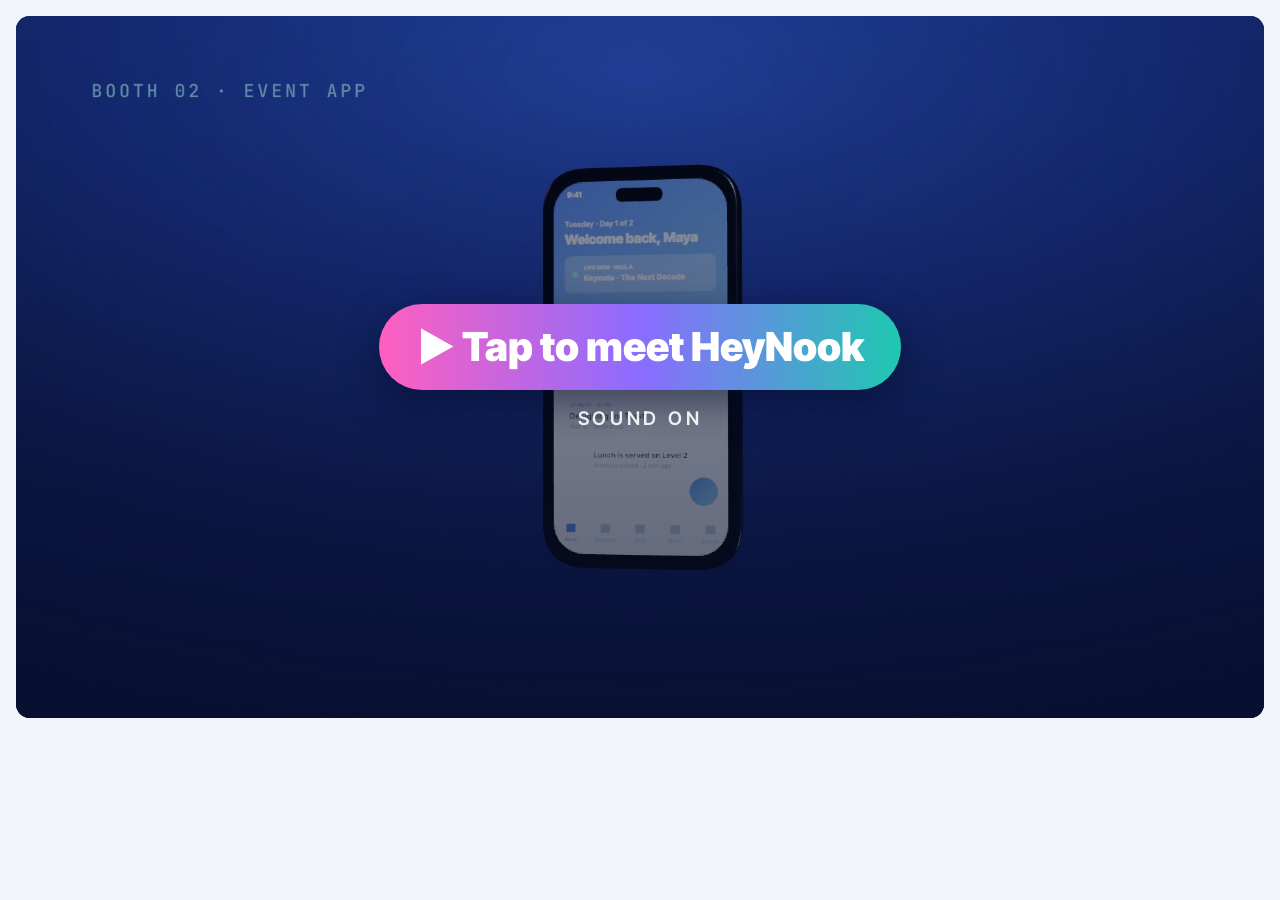
<file: index.html>
<!doctype html>
<html lang="en">
<head>
<meta charset="utf-8">
<meta name="viewport" content="width=device-width, initial-scale=1">
<meta name="robots" content="noindex">
<meta name="apple-mobile-web-app-capable" content="yes">
<meta name="mobile-web-app-capable" content="yes">
<meta name="apple-mobile-web-app-status-bar-style" content="black-translucent">
<meta name="apple-mobile-web-app-title" content="HeyNook">
<title>HeyNook Booth Player</title>
<style>body{margin:0;padding:16px;background:#F3F5FA}</style>
</head>
<body>
<!-- HeyNook booth player (Booth 02 · Event App). Self-contained: no libraries, plain HTML/CSS/JS.
     Paste this whole block into a NookPass App Page (Code view), or open index.html?kiosk on the booth screen.
     The only setting: MEDIA in the script below = the web address of the folder that holds the seven media files. -->
<link rel="preconnect" href="https://fonts.googleapis.com">
<link rel="stylesheet" href="https://fonts.googleapis.com/css2?family=Inter+Tight:wght@600;800;900&display=swap">
<style>
/* a 16:9 stage; every size inside is in cqw (1% of the stage width), so it scales from a phone to a booth TV */
.hn-wrap{--hn-ink:#1D2240;--hn-cream:#F6EFDF;--hn-gold:#E3B75C;--hn-red:#B3262E;--hn-green:#1FA463;--hn-blue:#2F6BEF;
  font-family:'Inter Tight',system-ui,-apple-system,'Segoe UI',Roboto,sans-serif;color:var(--hn-ink);max-width:100%}
.hn-player{position:relative;width:100%;aspect-ratio:16/9;background:#0B1A4A;overflow:hidden;container-type:inline-size;border-radius:14px;
  -webkit-tap-highlight-color:transparent;user-select:none;-webkit-user-select:none}
.hn-player video{position:absolute;inset:0;width:100%;height:100%;object-fit:cover;opacity:0;pointer-events:none}
.hn-player video.on{opacity:1}
.hn-hits{position:absolute;inset:0;visibility:hidden}
.hn-hits.on{visibility:visible}
.hn-hit{position:absolute;left:53.9%;width:43.8%;height:16.6%;border:0;padding:0;margin:0;background:transparent;border-radius:2.2cqw;cursor:pointer}
.hn-hit:focus-visible{outline:.35cqw solid #fff;outline-offset:.3cqw}
.hn-hit:active{background:rgba(255,255,255,.12)}
.hn-seen{position:absolute;right:2cqw;top:-1.1cqw;background:#fff;color:var(--hn-green);border:.2cqw solid var(--hn-green);border-radius:1cqw;
  padding:.25cqw .8cqw;font-weight:800;font-size:1.15cqw;line-height:1.2;display:none}
.hn-hit.seen .hn-seen{display:block}
.hn-cur{position:absolute;inset:0;pointer-events:none}
.hn-cur i{position:absolute;top:0;bottom:0;width:50%;background-image:var(--hn-curtain);background-size:200% 100%;
  transition:transform .55s cubic-bezier(.55,.06,.68,.19)}
.hn-cur .l{left:0;background-position:0 0;transform:translateX(-101%)}
.hn-cur .r{right:0;background-position:100% 0;transform:translateX(101%)}
.hn-cur.closed i{transform:none}
.hn-cur.opening i{transition:transform .9s cubic-bezier(.65,0,.35,1)}
.hn-cur.instant i{transition:none}
.hn-wait{position:absolute;left:50%;top:50%;transform:translate(-50%,-50%);color:#fff;font-weight:800;font-size:1.6cqw;opacity:0;transition:opacity .2s;text-shadow:0 .2cqw .6cqw rgba(0,0,0,.5)}
.hn-cur.waiting .hn-wait{opacity:1}
.hn-end{position:absolute;left:0;right:0;top:61%;display:flex;justify-content:center;gap:1.6cqw;opacity:0;visibility:hidden;transition:opacity .25s}
.hn-end.on{opacity:1;visibility:visible}
.hn-btn{border:0;cursor:pointer;font:inherit;font-weight:800;font-size:2cqw;line-height:1;padding:1.3cqw 2.2cqw;border-radius:1.4cqw;
  background:var(--hn-cream);color:var(--hn-ink);box-shadow:0 .5cqw 0 rgba(0,0,0,.28);border:.3cqw solid var(--hn-gold)}
.hn-btn.main{background:var(--hn-ink);color:#fff;border-color:var(--hn-ink)}
.hn-btn:focus-visible{outline:.3cqw solid #fff;outline-offset:.3cqw}
.hn-btn:active{transform:translateY(.3cqw);box-shadow:0 .2cqw 0 rgba(0,0,0,.28)}
.hn-start{position:absolute;inset:0;display:flex;flex-direction:column;align-items:center;justify-content:center;gap:1.4cqw;border:0;padding:0;cursor:pointer;
  background:linear-gradient(rgba(8,16,48,.35),rgba(8,16,48,.65)),var(--hn-poster) center/cover;color:#fff;font:inherit}
.hn-start b{display:inline-flex;align-items:center;gap:1cqw;font-weight:900;font-size:3.2cqw;padding:1.5cqw 3cqw;border-radius:5cqw;
  background:linear-gradient(90deg,#ff5fbf,#8b6cff,#1fc8b0);box-shadow:0 1cqw 3cqw rgba(4,10,40,.5)}
.hn-start span{font-weight:600;font-size:1.5cqw;letter-spacing:.2em;text-transform:uppercase;opacity:.9}
.hn-start:focus-visible b{outline:.35cqw solid #fff;outline-offset:.4cqw}
.hn-start[hidden]{display:none}
.hn-err{position:absolute;inset:auto 2cqw 2cqw 2cqw;background:#fff;color:#7A1020;border-radius:1cqw;padding:1.2cqw 1.6cqw;font-weight:600;font-size:1.4cqw;line-height:1.35}
.hn-err[hidden]{display:none}
/* the same full-screen button as Booth 01: white corners on a dark rounded square */
.hn-fs{position:absolute;right:calc(1.2cqw + var(--hn-cx,0px));top:calc(1.2cqw + var(--hn-cy,0px));width:3.4cqw;height:3.4cqw;border-radius:.9cqw;border:0;padding:0;background:rgba(42,40,38,.55);color:#fff;display:flex;align-items:center;justify-content:center;cursor:pointer}
.hn-fs svg{width:1.65cqw;height:1.65cqw}
.hn-framed.hn-turn .hn-fs{top:auto;bottom:calc(1.2cqw + var(--hn-cy,0px))}   /* turned inside NookPass: the bottom-left of the phone, clear of NookPass's QR button */
.hn-fs[hidden]{display:none}
.hn-tip{display:none;margin:10px 2px 0;font-size:14px;line-height:1.4;color:#475569;font-family:Inter,system-ui,sans-serif}
@media (orientation:portrait) and (max-width:700px){.hn-tip{display:block}}
/* vertical films (media/v/) on an upright screen: a 9:16 stage, the A/B/C cards stacked in its lower half */
.hn-vert .hn-player{aspect-ratio:9/16}
.hn-vert .hn-hit{left:6.5%;width:87%;height:10.6%;border-radius:3.4cqw}
.hn-vert .hn-seen{font-size:2.4cqw;right:3cqw;top:-2cqw;padding:.5cqw 1.5cqw;border-radius:1.6cqw;border-width:.35cqw}
.hn-vert .hn-end{top:54.5%;flex-direction:column;align-items:center;gap:2.4cqw}   /* under the "Try it live" banner, above HeyNook */
.hn-vert .hn-btn{font-size:4.6cqw;padding:3cqw 6cqw;border-radius:3cqw;box-shadow:0 1cqw 0 rgba(0,0,0,.28);border-width:.6cqw;min-width:64cqw}
.hn-vert .hn-start{gap:2.6cqw}
.hn-vert .hn-start b{font-size:6.2cqw;padding:3cqw 6cqw;gap:2cqw;border-radius:10cqw}
.hn-vert .hn-start span{font-size:3cqw}
.hn-vert .hn-wait{font-size:3.6cqw}
.hn-vert .hn-err{font-size:3cqw;inset:auto 4cqw 4cqw 4cqw}
.hn-vert .hn-fs{width:7cqw;height:7cqw;border-radius:1.8cqw;right:calc(2.4cqw + var(--hn-cx,0px));top:calc(2.4cqw + var(--hn-cy,0px))}
.hn-vert .hn-fs svg{width:3.4cqw;height:3.4cqw}
/* booth mode: the stage fills the screen */
.hn-kiosk{position:fixed;inset:0;background:#000;display:flex;align-items:center;justify-content:center;max-width:none;cursor:none;overflow:hidden}
.hn-kiosk .hn-player{width:min(100vw,177.78vh);border-radius:0;flex:none}   /* the exact width is set in fitStage() */
/* where the screen isn't 16:9 (an iPad, an upright phone), the strips beside the stage carry on the picture's own edge
   colours (darkening towards the screen edge) instead of black bars */
.hn-amb{display:none;position:absolute;inset:0;width:100%;height:100%;pointer-events:none}
.hn-kiosk .hn-amb{display:block}
.hn-kiosk .hn-tip{display:none}
.hn-framed{cursor:auto}
.hn-kiosk.hn-turn{inset:auto;left:0;top:0;transform-origin:0 0}   /* an upright iPhone: the player turned sideways (sizes set in fitTurn) */
@media (prefers-reduced-motion:reduce){.hn-cur i,.hn-cur.opening i{transition-duration:.01s}}
</style>

<div class="hn-wrap" id="hn-wrap">
  <div class="hn-player" id="hn-player">
    <video class="hn-v0" playsinline webkit-playsinline preload="auto" disablepictureinpicture></video>
    <video class="hn-v1" playsinline webkit-playsinline preload="auto" disablepictureinpicture></video>
    <div class="hn-hits" id="hn-hits">
      <button class="hn-hit" data-b="A" style="top:22.7%" aria-label="A: Guests keep asking the same questions"><span class="hn-seen">✓ Watched</span></button>
      <button class="hn-hit" data-b="B" style="top:42.4%" aria-label="B: The room goes quiet"><span class="hn-seen">✓ Watched</span></button>
      <button class="hn-hit" data-b="C" style="top:63.4%" aria-label="C: Exhibitors leave without leads"><span class="hn-seen">✓ Watched</span></button>
    </div>
    <div class="hn-cur" id="hn-cur"><i class="l"></i><i class="r"></i><span class="hn-wait">Setting the stage…</span></div>
    <div class="hn-end" id="hn-end">
      <button class="hn-btn main" id="hn-again">Try another headache</button>
      <button class="hn-btn" id="hn-restart">Start over</button>
    </div>
    <button class="hn-start" id="hn-start" aria-label="Start: meet HeyNook"><b>▶ Tap to meet HeyNook</b><span>Sound on</span></button>
    <p class="hn-err" id="hn-err" hidden></p>
    <button class="hn-fs" id="hn-fs" hidden aria-label="Full screen"><svg viewBox="0 0 24 24" fill="none" stroke="currentColor" stroke-width="2.6" stroke-linecap="round" aria-hidden="true"><path d="M4 9V4h5M20 9V4h-5M4 15v5h5M20 15v5h-5"/></svg></button>
  </div>
  <p class="hn-tip">Turn your phone sideways for a bigger stage.</p>
  <audio id="hn-whoosh" preload="auto" src="[data-uri]"></audio>
</div>

<script>
(function () {
  // Where the media lives: a folder next to this page ('media/'), or a full https:// address ending in '/'.
  var MEDIA = 'media/';
  var FILES = { intro: 'intro.mp4', loop: 'loop.mp4', A: 'branch-a.mp4', B: 'branch-b.mp4', C: 'branch-c.mp4', curtain: 'curtain.jpg', poster: 'poster.jpg' };
  var CARDS_AT = 13.9;   // the choice cards are on screen from here in the intro
  var END_AT = 20.2;     // a branch has bowed by here: show the buttons
  var IDLE_MS = 25000;   // no tap on the end screen for this long: back to the choices

  var $ = function (id) { return document.getElementById(id); };
  var wrap = $('hn-wrap'), player = $('hn-player'), hits = $('hn-hits'), cur = $('hn-cur'), end = $('hn-end'), startBtn = $('hn-start');
  var errBox = $('hn-err'), fsBtn = $('hn-fs'), whoosh = $('hn-whoosh');
  var vMain = player.querySelector('.hn-v0'), vLoop = player.querySelector('.hn-v1');
  var mode = 'h';   // 'h' = the 16:9 films in media/, 'v' = the 9:16 films in media/v/ (upright screens)
  var VREADY = { intro: 1, loop: 1, A: 1, B: 1, C: 1, poster: 1, curtain: 1 };   // vertical films made so far (the rest play their 16:9 film)
  var forceH = false;   // a branch with no vertical film yet: the stage goes 16:9 for it, back to vertical after
  var url = function (k, m) { return MEDIA + ((m || mode) === 'v' && VREADY[k] ? 'v/' : '') + FILES[k]; };
  var HTOPS = { h: ['22.7%', '42.4%', '63.4%'], v: ['52.1%', '64.1%', '76.0%'] };   // where the A/B/C cards sit in each film
  var state = 'start', seen = {}, idle = null;

  player.style.setProperty('--hn-curtain', 'url("' + url('curtain') + '")');
  startBtn.style.setProperty('--hn-poster', 'url("' + url('poster') + '")');
  var framed = true && window.self !== window.top;   // shown inside another page (NookPass 'Embed URL'): fill that frame
  // a tablet at the booth (or the page saved to an iPad home screen) runs as a kiosk too
  var tablet = (window.matchMedia && matchMedia('(pointer: coarse)').matches) || navigator.maxTouchPoints > 1;   // iPad Safari calls itself a Mac but has touch points
  var standalone = navigator.standalone || (window.matchMedia && matchMedia('(display-mode: standalone)').matches);
  if (/[?&]kiosk/.test(location.search) || framed || tablet || standalone) wrap.classList.add('hn-kiosk');
  if (framed) wrap.classList.add('hn-framed');
  // full screen: iPad Safari needs the webkit names; iPhone has none, so the button stays hidden there
  var fsOK = !!(document.fullscreenEnabled || document.webkitFullscreenEnabled);
  var fsOn = function () { return !!(document.fullscreenElement || document.webkitFullscreenElement); };
  var fsRefused = false;
  function goFull(fromButton) {
    if (!fsOK || fsOn() || fsRefused) return;
    wrap.classList.add('hn-kiosk'); fitStage();
    var settled = false;
    function refused() {   // the browser said no: inside NookPass turn sideways in its frame (an upright touch screen); elsewhere hide the button
      if (settled || fsOn()) return; settled = true;
      if (fromButton !== true) return;
      if (framed && tablet && innerHeight > innerWidth) { turnOn = true; fitTurn(); fsSync(); return; }   // stay in the app
      fsRefused = true; fsSync();
    }
    if (!wrap.requestFullscreen) document.addEventListener('webkitfullscreenerror', refused, { once: true });
    try { var p = (wrap.requestFullscreen || wrap.webkitRequestFullscreen).call(wrap); if (p && p.catch) p.catch(refused); } catch (e) { refused(); }
    setTimeout(refused, 1500);   // some hosts never answer: treat silence as a no
  }
  // iPhone: no full screen at all, so the button turns the player sideways to fill the upright phone. Inside NookPass it
  // turns inside NookPass's frame (never opens a new page, so attendees stay in the app); tap again to turn it back
  var phone = !fsOK && tablet, turnOn = false;
  function fitTurn() {
    var t = turnOn && innerHeight > innerWidth, W = t ? innerHeight : innerWidth, H = t ? innerWidth : innerHeight;
    wrap.classList.toggle('hn-turn', t);
    wrap.style.width = t ? W + 'px' : ''; wrap.style.height = t ? H + 'px' : '';
    wrap.style.transform = t ? 'translateX(' + innerWidth + 'px) rotate(90deg)' : '';
    fitStage();
  }
  addEventListener('resize', fitTurn);
  // Size the 16:9 stage. If the screen is within ~4% of 16:9 (a turned iPhone, NookPass's frame on an iPad) it fills
  // the screen and a sliver is trimmed off two edges: at most 2.2% a side, so the A/B/C cards (2.3% in) stay whole and
  // the full-screen button moves in by the trim. Otherwise the whole stage shows, with the soft picture beside it.
  var amb = document.createElement('canvas'), actx = null, bars = false, tall = true, edge = 0;
  amb.className = 'hn-amb'; amb.width = 16; amb.height = 9; amb.setAttribute('aria-hidden', 'true'); wrap.insertBefore(amb, player);
  try { actx = amb.getContext('2d'); } catch (e) {}
  function fitStage() {
    var kiosk = wrap.classList.contains('hn-kiosk'), t = wrap.classList.contains('hn-turn');
    // an upright screen plays the vertical films; turned sideways (the button) or a landscape screen plays the 16:9 ones
    setMode(kiosk && !t && !forceH && innerHeight > innerWidth * 1.1 ? 'v' : 'h');
    if (!kiosk) { player.style.width = ''; bars = false; return; }
    var Wa = t ? innerHeight : innerWidth, Ha = t ? innerWidth : innerHeight, ar = mode === 'v' ? 9 / 16 : 16 / 9;
    var contain = Math.min(Wa, Ha * ar), cover = Math.max(Wa, Ha * ar), w = cover / contain <= 1.045 ? cover : contain, h = w / ar;
    player.style.width = Math.round(w) + 'px';
    player.style.setProperty('--hn-cx', Math.max(0, (w - Wa) / 2).toFixed(1) + 'px');
    player.style.setProperty('--hn-cy', Math.max(0, (h - Ha) / 2).toFixed(1) + 'px');
    bars = w < Wa - 2 || h < Ha - 2;
    tall = h < Ha - 2;                                          // strips above and below (else left and right)
    edge = tall ? (Ha - h) / 2 / Ha : (Wa - w) / 2 / Wa;        // how much of the screen each strip takes
    amb.width = tall ? 16 : 32; amb.height = tall ? 18 : 9;
    paintAmb();
  }
  var pics = {};
  function pic(k) { var u = url(k); if (!pics[u]) { pics[u] = new Image(); pics[u].onload = paintAmb; pics[u].src = u; } return pics[u]; }
  // switch between the vertical and the 16:9 films; anything playing carries on from the same moment in the other film
  function setMode(m) {
    if (m === mode) return;
    var old = mode; mode = m;
    wrap.classList.toggle('hn-vert', m === 'v');
    Array.prototype.forEach.call(hits.children, function (b, k) { b.style.top = HTOPS[m][k]; });
    player.style.setProperty('--hn-curtain', 'url("' + url('curtain') + '")');
    startBtn.style.setProperty('--hn-poster', 'url("' + url('poster') + '")');
    [vMain, vLoop].forEach(function (v) {
      var src = v.getAttribute('src'); if (!src) return;
      var key = Object.keys(FILES).filter(function (k) { return src === url(k, old); })[0]; if (!key) return;
      if (url(key) === src) return;   // the same file in both (no vertical film yet)
      var tm = v.currentTime, playing = !v.paused;
      v.addEventListener('loadedmetadata', function h() { v.removeEventListener('loadedmetadata', h); try { v.currentTime = tm; } catch (e) {} if (playing) play(v); });
      v.src = url(key); v.load();
    });
  }
  function paintAmb() {
    if (!bars || !actx || document.hidden) return;
    var v = vMain.classList.contains('on') ? vMain : vLoop.classList.contains('on') ? vLoop : null, src;
    if (!startBtn.hidden || !v || v.readyState < 2) src = pic('poster');
    else if (cur.classList.contains('closed')) src = pic('curtain');
    else src = v;
    var sw = src.videoWidth || src.naturalWidth, sh = src.videoHeight || src.naturalHeight;
    if (!sw || !sh || (src.tagName === 'IMG' && !src.complete)) return;
    try {
      // each strip = the picture's outermost 2% stretched across it; the canvas is stretched over the whole screen
      if (tall) { actx.drawImage(src, 0, 0, sw, sh * .02, 0, 0, 16, 9); actx.drawImage(src, 0, sh * .98, sw, sh * .02, 0, 9, 16, 9); }
      else { actx.drawImage(src, 0, 0, sw * .02, sh, 0, 0, 16, 9); actx.drawImage(src, sw * .98, 0, sw * .02, sh, 16, 0, 16, 9); }
      if (!startBtn.hidden) {   // the start screen darkens the poster (.hn-start): match it
        actx.fillStyle = 'rgba(8,16,48,' + (tall ? .35 : .5) + ')'; actx.fillRect(0, 0, 16, 9);
        actx.fillStyle = 'rgba(8,16,48,' + (tall ? .65 : .5) + ')'; actx.fillRect(tall ? 0 : 16, tall ? 9 : 0, 16, 9);
      }
      var g = tall ? actx.createLinearGradient(0, 0, 0, 18) : actx.createLinearGradient(0, 0, 32, 0), e = Math.min(.49, edge);
      g.addColorStop(0, 'rgba(0,0,0,.45)'); g.addColorStop(e, 'rgba(0,0,0,0)'); g.addColorStop(1 - e, 'rgba(0,0,0,0)'); g.addColorStop(1, 'rgba(0,0,0,.45)');
      actx.fillStyle = g; actx.fillRect(0, 0, amb.width, amb.height);
    } catch (e) {}
  }
  setInterval(paintAmb, 300); fitStage();
  document.addEventListener('fullscreenchange', fitStage); document.addEventListener('webkitfullscreenchange', fitStage);
  function fsSync() { fsBtn.hidden = !(wrap.classList.contains('hn-kiosk') && ((fsOK && !fsRefused && !fsOn()) || phone)); }
  document.addEventListener('fullscreenchange', fsSync); document.addEventListener('webkitfullscreenchange', fsSync); fsSync();

  function show(v) { vMain.classList.toggle('on', v === vMain); vLoop.classList.toggle('on', v === vLoop); }
  function setHits(on) {
    hits.classList.toggle('on', on);
    Array.prototype.forEach.call(hits.children, function (b) { b.classList.toggle('seen', !!seen[b.dataset.b]); b.tabIndex = on ? 0 : -1; });
  }
  function ready(v) {
    return new Promise(function (res) { if (v.readyState >= 3) return res(); v.addEventListener('canplay', function h() { v.removeEventListener('canplay', h); res(); }); });
  }
  function wait(ms) { return new Promise(function (r) { setTimeout(r, ms); }); }
  function frames(n) { return new Promise(function (r) { (function f() { if (n-- <= 0) return r(); requestAnimationFrame(f); })(); }); }
  function play(v) { var p = v.play(); return p && p.catch ? p.catch(function () {}) : Promise.resolve(); }
  function curtain(mode) {             // 'close' (animated), 'shut' (instantly closed), 'open' (animated), 'gone' (instantly open)
    cur.classList.remove('opening', 'instant', 'waiting');
    if (mode === 'shut' || mode === 'gone') cur.classList.add('instant');
    if (mode === 'open') cur.classList.add('opening');
    void cur.offsetWidth;
    cur.classList.toggle('closed', mode === 'close' || mode === 'shut');
    return wait(mode === 'close' ? 560 : mode === 'open' ? 920 : 0);
  }
  function sfx() { try { whoosh.currentTime = 0; whoosh.volume = .7; play(whoosh); } catch (e) {} }
  function fail() {
    errBox.hidden = false;
    errBox.textContent = 'This video could not be loaded: ' + (this.currentSrc || this.src) + '. Check that MEDIA at the top of the script points to the folder with the videos.';
  }
  vMain.addEventListener('error', fail); vLoop.addEventListener('error', fail);

  function playIntro() {
    state = 'intro'; setHits(false);
    vMain.loop = false; vMain.src = url('intro'); vMain.currentTime = 0;
    show(vMain); return play(vMain);
  }
  function toLoop() {
    state = 'loop';
    vLoop.loop = true; vLoop.currentTime = 0; play(vLoop); show(vLoop);
    vMain.pause(); setHits(true);
  }
  function pick(b) {
    if (state !== 'intro' && state !== 'loop') return;
    state = 'closing'; setHits(false); seen[b] = true; sfx();
    if (mode === 'v' && !VREADY[b]) { forceH = true; fitStage(); }
    vMain.loop = false; vMain.src = url(b); vMain.load();
    var shut = curtain('close');
    shut.then(function () { if (vMain.readyState < 3) cur.classList.add('waiting'); });
    Promise.all([shut, ready(vMain)]).then(function () {
      vLoop.pause(); vMain.currentTime = 0;
      return play(vMain);
    }).then(function () { show(vMain); return frames(2); }).then(function () {
      curtain('gone'); state = 'branch';            // the branch opens with the same closed curtain, so this swap is invisible
    });
  }
  function showEnd() {
    if (state !== 'branch') return;
    state = 'end'; end.classList.add('on'); $('hn-again').focus({ preventScroll: true });
    clearTimeout(idle); idle = setTimeout(again, IDLE_MS);
  }
  function hideEnd() { clearTimeout(idle); end.classList.remove('on'); }
  function again() {
    if (state !== 'end') return;
    if (forceH) { forceH = false; fitStage(); }
    hideEnd(); state = 'opening';
    curtain('shut'); vLoop.currentTime = 0; play(vLoop); show(vLoop); vMain.pause(); sfx();
    curtain('open').then(function () { state = 'loop'; setHits(true); });
  }
  function restart() {
    if (state !== 'end') return;
    if (forceH) { forceH = false; fitStage(); }
    hideEnd(); state = 'opening'; curtain('shut'); vMain.pause();
    seen = {}; setHits(false);                     // a fresh start: no route is marked as watched
    vMain.src = url('intro'); vMain.load();
    ready(vMain).then(function () {
      vMain.currentTime = 0; return play(vMain);
    }).then(function () { show(vMain); state = 'intro'; sfx(); return curtain('open'); });
  }

  vMain.addEventListener('timeupdate', function () {
    if (state === 'intro' && vMain.currentTime >= CARDS_AT && !hits.classList.contains('on')) setHits(true);
    if (state === 'branch' && vMain.currentTime >= END_AT) showEnd();
  });
  vMain.addEventListener('ended', function () { if (state === 'intro') toLoop(); else if (state === 'branch') showEnd(); });
  Array.prototype.forEach.call(hits.children, function (b) { b.addEventListener('click', function () { pick(b.dataset.b); }); });
  $('hn-again').addEventListener('click', again);
  $('hn-restart').addEventListener('click', restart);
  fsBtn.addEventListener('click', function () {
    if (turnOn) { turnOn = false; fitTurn(); return; }   // turned: tap again to turn it back
    if (!phone) return goFull(true);
    turnOn = true; fitTurn();
  });
  if (phone && /[?&]turn/.test(location.search)) { turnOn = true; fitTurn(); }

  // the first tap unlocks sound for both video players and the whoosh (browsers need one tap before playing sound)
  startBtn.addEventListener('click', function () {
    if (tablet || /[?&]kiosk/.test(location.search)) goFull();   // the first tap on the booth tablet goes full screen
    startBtn.hidden = true;
    vLoop.src = url('loop'); vLoop.muted = true;
    play(vLoop).then(function () { vLoop.pause(); vLoop.currentTime = 0; vLoop.muted = false; });
    whoosh.volume = 0; play(whoosh).then(function () { whoosh.pause(); whoosh.volume = .7; });
    playIntro();
  });
})();
</script>

</body>
</html>
</file>
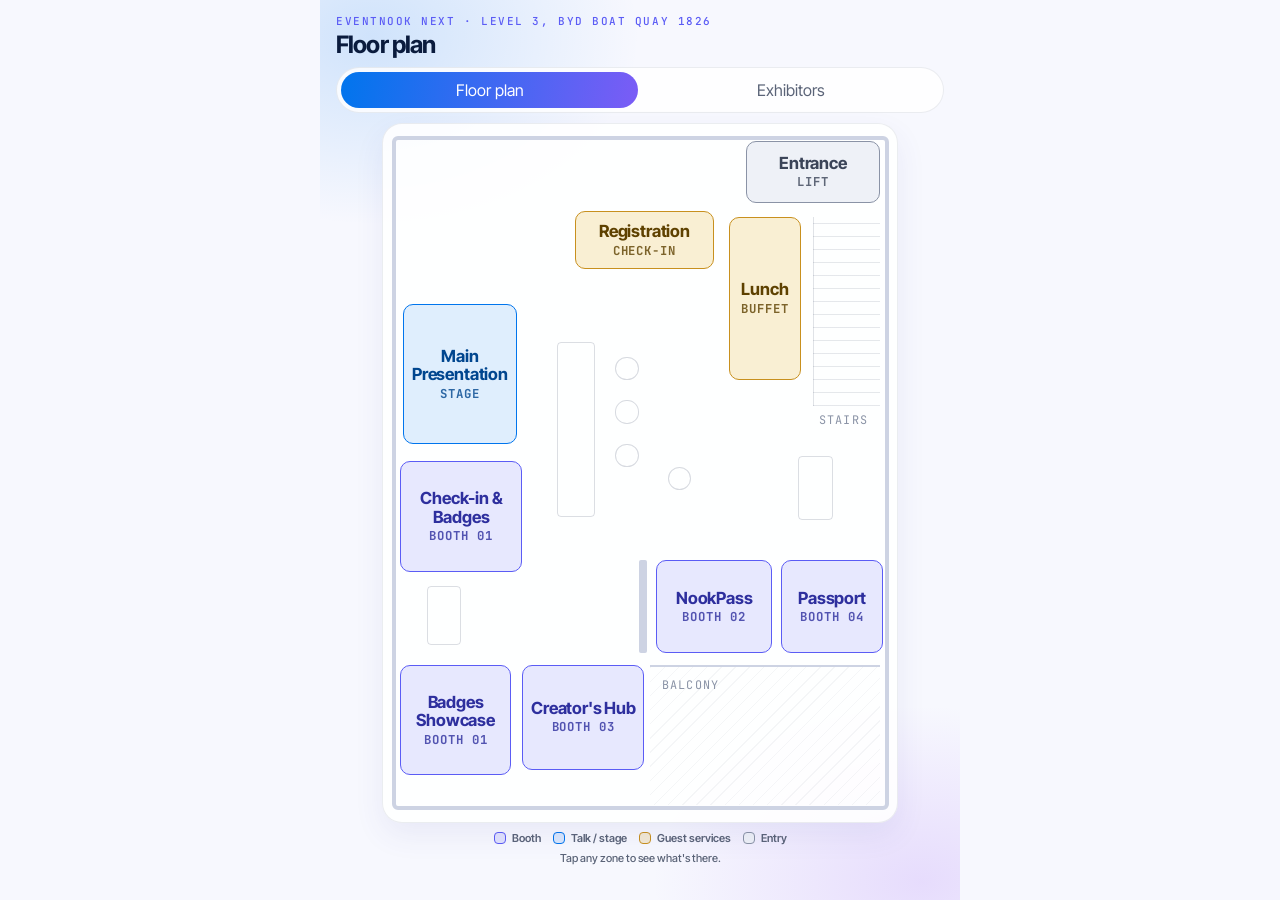
<file: floorplan/index.html>
<!doctype html>
<html lang="en">
<head>
<meta charset="utf-8">
<meta name="viewport" content="width=device-width, initial-scale=1, viewport-fit=cover">
<title>Floor plan · eventnook NEXT</title>
<!--
  eventnook NEXT · Interactive floor plan + exhibitors
  Self-contained: fonts, styles, markup and script. Paste it into any HTML block.

  Edit the EXHIBITORS and ZONES lists in the script to change booths, text and positions.
  Zone positions are in pixels on a 354 × 480 plan and scale with the screen width.

  Deep links (so an exhibitor page elsewhere in the app can open the map on a booth):
    ...?locate=onsite        or   ...#locate=onsite
    ...?exhibitor=ai         opens that exhibitor's card on the Exhibitors tab
  From other scripts on the page: window.NextFloorPlan.locate('engage')
-->
<link rel="preconnect" href="https://fonts.googleapis.com">
<link href="https://fonts.googleapis.com/css2?family=Inter+Tight:ital,wght@0,400;0,500;0,600;0,700;0,800;1,700;1,800&family=JetBrains+Mono:wght@500;700&display=swap" rel="stylesheet">
<style>
  html, body { margin: 0; background: #F7F8FE; }
  .fp {
    --fp-ink: #0A1B3D;
    --fp-mute: #5B6478;
    --fp-violet: #5B5CF5;
    --fp-grad: linear-gradient(100deg, #0075ED, #7B5CF6);
    --fp-ground: #F7F8FE;
    position: relative;
    overflow: hidden;
    max-width: 640px;
    margin: 0 auto;
    padding: 14px 16px 12px;
    min-height: 100vh;
    box-sizing: border-box;
    background:
      radial-gradient(60% 30% at 8% 4%, rgba(0,117,237,.16), transparent 70%),
      radial-gradient(60% 28% at 94% 98%, rgba(155,92,246,.18), transparent 70%),
      var(--fp-ground);
    color: var(--fp-ink);
    font-family: "Inter Tight", system-ui, sans-serif;
    -webkit-font-smoothing: antialiased;
  }
  .fp *, .fp *::before, .fp *::after { box-sizing: border-box; }
  .fp button { font: inherit; }
  .fp :focus-visible { outline: 2px solid #7B5CF6; outline-offset: 3px; }

  .fp-kicker { font-family: "JetBrains Mono", ui-monospace, monospace; font-weight: 500; font-size: 11px; letter-spacing: .14em; text-transform: uppercase; color: var(--fp-violet); }
  .fp-title { margin: 4px 0 0; font-size: 24px; font-weight: 700; letter-spacing: -.035em; line-height: 1.05; }

  /* tabs */
  .fp-tabs { margin-top: 10px; padding: 4px; display: grid; grid-template-columns: 1fr 1fr; gap: 4px; border-radius: 999px; background: rgba(255,255,255,.8); border: 1px solid rgba(10,27,61,.08); }
  .fp-tab { min-height: 36px; border: 0; border-radius: 999px; background: transparent; color: var(--fp-mute); font-size: 14px; font-weight: 700; cursor: pointer; transition: background .2s, color .2s; }
  .fp-tab[aria-selected="true"] { background: var(--fp-grad); color: #fff; }

  /* plan */
  .fp-plan {
    position: relative;
    margin: 10px auto 0;
    /* fit the whole plan on screen: as wide as the space allows, but no taller than the screen minus the header */
    width: min(100%, calc((100vh - 200px) * 354 / 480));
    aspect-ratio: 354 / 480;
    border-radius: 20px;
    background: rgba(255,255,255,.88);
    border: 1px solid rgba(10,27,61,.08);
    box-shadow: 0 12px 30px rgba(60,64,170,.08);
    container-type: inline-size;
  }
  .fp-walls { position: absolute; inset: 1.7%; border: 4px solid #CDD3E3; border-radius: 6px; }
  .fp-deco { position: absolute; pointer-events: none; }
  .fp-deco.is-box { border: 1px solid rgba(10,27,61,.14); border-radius: 4px; }
  .fp-deco.is-seat { border: 1px solid rgba(10,27,61,.16); border-radius: 50%; }
  .fp-deco.is-wall { background: #CDD3E3; border-radius: 2px; }
  .fp-deco.is-stairs { background-image: repeating-linear-gradient(0deg, rgba(10,27,61,.10) 0 1px, transparent 1px 13px); border-left: 1px solid rgba(10,27,61,.12); }
  .fp-deco.is-balcony { border-top: 2px solid #CDD3E3; background-image: repeating-linear-gradient(135deg, rgba(10,27,61,.04) 0 1px, transparent 1px 10px); }
  .fp-deco.is-label { font-family: "JetBrains Mono", ui-monospace, monospace; font-size: 2.3cqw; letter-spacing: .1em; color: #8A93A6; }

  .fp-zone {
    position: absolute;
    padding: 2px 4px;
    border-radius: 10px;
    border: 1.5px solid var(--z-border);
    background: var(--z-bg);
    color: var(--z-fg);
    cursor: pointer;
    display: flex; flex-direction: column; align-items: center; justify-content: center; gap: 1px;
    text-align: center;
    transition: transform .2s cubic-bezier(.2,.7,.2,1), box-shadow .2s, background .2s;
  }
  .fp-zone:hover { transform: translateY(-1px); box-shadow: 0 8px 18px rgba(60,64,170,.18); }
  .fp-zone-name { font-size: 3.25cqw; font-weight: 700; line-height: 1.1; letter-spacing: -.01em; }
  .fp-zone-sub { font-family: "JetBrains Mono", ui-monospace, monospace; font-size: 2.4cqw; font-weight: 700; letter-spacing: .08em; opacity: .8; }
  .fp-zone.is-booth { --z-bg: rgba(91,92,245,.14); --z-border: #5B5CF5; --z-fg: #2E2F9E; }
  .fp-zone.is-talk  { --z-bg: rgba(0,117,237,.12); --z-border: #0075ED; --z-fg: #00468F; }
  .fp-zone.is-guest { --z-bg: rgba(232,181,58,.22); --z-border: #C8901E; --z-fg: #5E4100; }
  .fp-zone.is-entry { --z-bg: #EEF1F7; --z-border: #8A93A6; --z-fg: #3B4458; }
  .fp-zone.is-active { box-shadow: 0 0 0 3px rgba(91,92,245,.35); }
  .fp-zone.is-located { --z-bg: rgba(91,92,245,.28); z-index: 2; animation: fp-pulse 1.4s ease-in-out infinite; }
  @keyframes fp-pulse {
    0%,100% { box-shadow: 0 0 0 0 rgba(91,92,245,.55), 0 8px 18px rgba(60,64,170,.18); }
    50%     { box-shadow: 0 0 0 10px rgba(91,92,245,0), 0 8px 18px rgba(60,64,170,.18); }
  }

  .fp-legend { margin-top: 8px; display: flex; flex-wrap: wrap; justify-content: center; gap: 6px 12px; font-size: 11px; font-weight: 600; color: var(--fp-mute); }
  .fp-legend span { display: inline-flex; align-items: center; gap: 6px; }
  .fp-legend i { width: 12px; height: 12px; border-radius: 4px; border: 1.5px solid; }
  .fp-hint { margin: 6px 0 0; text-align: center; font-size: 11px; font-weight: 500; color: var(--fp-mute); }

  /* exhibitor list */
  .fp-list { margin-top: 16px; display: flex; flex-direction: column; gap: 10px; }
  .fp-count { font-size: 13px; font-weight: 600; color: var(--fp-mute); }
  .fp-card {
    display: flex; align-items: center; gap: 14px; width: 100%;
    padding: 14px; border-radius: 18px;
    border: 1px solid rgba(10,27,61,.08);
    background: rgba(255,255,255,.9);
    box-shadow: 0 8px 24px rgba(60,64,170,.07);
    color: inherit; text-align: left; cursor: pointer;
    transition: transform .2s cubic-bezier(.2,.7,.2,1);
  }
  .fp-card:hover { transform: translateY(-2px); }
  .fp-card.is-flash { animation: fp-flash 1.6s ease-in-out 2; }
  @keyframes fp-flash {
    0%,100% { box-shadow: 0 8px 24px rgba(60,64,170,.07); }
    50%     { box-shadow: 0 0 0 3px rgba(91,92,245,.45), 0 8px 24px rgba(60,64,170,.12); }
  }
  .fp-badge { flex: none; display: grid; place-items: center; color: #fff; font-weight: 800; letter-spacing: -.02em; }
  .fp-card .fp-badge { width: 52px; height: 52px; border-radius: 16px; font-size: 17px; }
  .fp-card-body { flex: 1; min-width: 0; display: flex; flex-direction: column; gap: 3px; }
  .fp-card-meta { font-family: "JetBrains Mono", ui-monospace, monospace; font-weight: 500; font-size: 10px; letter-spacing: .12em; color: var(--fp-violet); }
  .fp-card-name { font-size: 15px; font-weight: 700; letter-spacing: -.01em; line-height: 1.2; }
  .fp-card-short { font-size: 12px; font-weight: 500; line-height: 1.35; color: var(--fp-mute); }
  .fp-chev { flex: none; width: 18px; height: 18px; color: #8A93A6; }

  /* drop-down detail card */
  .fp-overlay { position: absolute; inset: 0; z-index: 10; border: 0; padding: 0; background: rgba(10,27,61,.42); cursor: pointer; animation: fp-fade .3s ease both; }
  .fp-sheet {
    position: absolute; left: 0; right: 0; top: 0; z-index: 11;
    padding: 40px 24px 18px;
    border-radius: 0 0 30px 30px;
    background: #F9FAFF;
    box-shadow: 0 24px 60px rgba(10,27,61,.28);
    display: flex; flex-direction: column; align-items: center; gap: 12px;
    text-align: center;
    animation: fp-drop .5s cubic-bezier(.2,.9,.25,1.04) both;
  }
  .fp-closing .fp-sheet { animation: fp-lift .26s cubic-bezier(.5,0,.75,0) both; }
  .fp-closing .fp-overlay { animation: fp-fade-out .26s ease both; }
  @keyframes fp-drop { from { transform: translateY(-104%); } to { transform: none; } }
  @keyframes fp-lift { from { transform: none; } to { transform: translateY(-104%); } }
  @keyframes fp-fade { from { opacity: 0; } to { opacity: 1; } }
  @keyframes fp-fade-out { from { opacity: 1; } to { opacity: 0; } }
  .fp-close { position: absolute; right: 14px; top: 14px; width: 44px; height: 44px; border-radius: 50%; border: 0; background: #EEF1F7; color: var(--fp-ink); display: grid; place-items: center; cursor: pointer; }
  .fp-sheet .fp-badge { width: 88px; height: 88px; border-radius: 26px; font-size: 30px; box-shadow: 0 14px 30px rgba(91,92,245,.30); }
  .fp-sheet-name { margin: 0; font-size: 26px; font-weight: 700; letter-spacing: -.035em; line-height: 1.1; }
  .fp-sheet-where { display: inline-flex; align-items: center; gap: 6px; font-size: 14px; font-weight: 600; color: var(--fp-mute); }
  .fp-sheet-desc { margin: 0; align-self: stretch; text-align: left; font-size: 15px; font-weight: 500; line-height: 1.5; color: #4A5368; }
  .fp-actions { align-self: stretch; display: flex; flex-wrap: wrap; gap: 10px; margin-top: 4px; }
  .fp-primary, .fp-secondary {
    flex: 1 1 auto; min-height: 48px; padding: 0 18px; border-radius: 999px;
    display: inline-flex; align-items: center; justify-content: center; gap: 8px;
    font-size: 15px; font-weight: 700; text-decoration: none; cursor: pointer;
  }
  .fp-primary { border: 0; background: var(--fp-grad); color: #fff; box-shadow: 0 8px 20px rgba(91,92,245,.3); }
  .fp-secondary { border: 1px solid rgba(10,27,61,.12); background: #fff; color: var(--fp-violet); }
  .fp-grip { width: 40px; height: 5px; border-radius: 999px; background: #DDE2EE; margin-top: 4px; }
  .fp svg { width: 18px; height: 18px; fill: none; stroke: currentColor; stroke-width: 2; stroke-linecap: round; stroke-linejoin: round; }

  .fp [hidden] { display: none !important; }

  @media (prefers-reduced-motion: reduce) {
    .fp *, .fp *::before, .fp *::after { animation: none !important; transition: none !important; }
  }
</style>
</head>
<body>
<div class="fp" id="next-floor-plan">
  <div class="fp-kicker">eventnook NEXT · Level 3, BYD Boat Quay 1826</div>
  <h2 class="fp-title" data-fp-title>Floor plan</h2>

  <div class="fp-tabs" role="tablist" aria-label="View">
    <button type="button" class="fp-tab" role="tab" aria-selected="true" data-fp-tab="map">Floor plan</button>
    <button type="button" class="fp-tab" role="tab" aria-selected="false" data-fp-tab="list">Exhibitors</button>
  </div>

  <div data-fp-view="map">
    <div class="fp-plan" data-fp-plan>
      <div class="fp-walls"></div>
    </div>
    <div class="fp-legend">
      <span><i style="background: rgba(91,92,245,.14); border-color: #5B5CF5"></i>Booth</span>
      <span><i style="background: rgba(0,117,237,.12); border-color: #0075ED"></i>Talk / stage</span>
      <span><i style="background: rgba(232,181,58,.22); border-color: #C8901E"></i>Guest services</span>
      <span><i style="background: #EEF1F7; border-color: #8A93A6"></i>Entry</span>
    </div>
    <p class="fp-hint">Tap any zone to see what's there.</p>
  </div>

  <div data-fp-view="list" hidden>
    <div class="fp-list" data-fp-list>
      <div class="fp-count" data-fp-count></div>
    </div>
  </div>

  <div data-fp-layer hidden>
    <button type="button" class="fp-overlay" tabindex="-1" aria-label="Close details" data-fp-close></button>
    <div class="fp-sheet" role="dialog" aria-modal="true" aria-labelledby="fp-sheet-name">
      <button type="button" class="fp-close" aria-label="Close" data-fp-close>
        <svg viewBox="0 0 24 24" aria-hidden="true"><path d="M6 6l12 12M18 6L6 18"/></svg>
      </button>
      <div class="fp-badge" data-fp-s-badge></div>
      <h3 class="fp-sheet-name" id="fp-sheet-name" data-fp-s-name></h3>
      <div class="fp-sheet-where">
        <svg viewBox="0 0 24 24" aria-hidden="true"><path d="M12 21s-7-6.2-7-11.5A7 7 0 0 1 19 9.5C19 14.8 12 21 12 21z"/><circle cx="12" cy="9.5" r="2.5"/></svg>
        <span data-fp-s-where></span>
      </div>
      <p class="fp-sheet-desc" data-fp-s-desc></p>
      <div class="fp-actions">
        <button type="button" class="fp-primary" data-fp-s-primary></button>
        <a class="fp-secondary" target="_top" data-fp-s-link>Open in NookPass
          <svg viewBox="0 0 24 24" aria-hidden="true"><path d="M14 4h6v6M20 4l-9 9M18 14v5a1 1 0 0 1-1 1H5a1 1 0 0 1-1-1V7a1 1 0 0 1 1-1h5"/></svg>
        </a>
      </div>
      <div class="fp-grip" aria-hidden="true"></div>
    </div>
  </div>
</div>

<script>
(function () {
  /* ------------------------------------------------------------------
     DATA: edit here
     ------------------------------------------------------------------ */
  var EXHIBITORS_URL = "https://app.nookpass.com/e/eventnook-next/exhibitors";

  var EXHIBITORS = [
    { id: "onsite", num: "01", booth: "01", name: "Check-in & Badges Booth", initials: "CH",
      grad: "linear-gradient(135deg, #0075ED, #5B5CF5)",
      short: "Self check-in, badge boxes, PVC photo badges and table allocation.",
      desc: "Check yourself in, pick up your badge to customise your badge box, or get a PVC photo badge printed on the spot.",
      url: EXHIBITORS_URL },
    { id: "app", num: "02", booth: "02", name: "NookPass Event App Booth", initials: "NO",
      grad: "linear-gradient(135deg, #6366F1, #A855F7 55%, #EC4899)",
      short: "Matching, lead retrieval, live Q&A and an AI chatbot.",
      desc: "Business matching and lead retrieval, notifications, live voting and Q&A, and an AI chatbot for attendees.",
      url: EXHIBITORS_URL },
    { id: "ai", num: "03", booth: "03", name: "Creator's Hub Booth", initials: "CR",
      grad: "linear-gradient(135deg, #0075ED, #22D3EE)",
      short: "NookPhoto AI photobooth and FlowAI website builder.",
      desc: "Step into NookPhoto, our AI photobooth, and leave with a photo worth sharing. Then watch FlowAI build an event website for you in minutes.",
      url: EXHIBITORS_URL },
    { id: "engage", num: "04", booth: "04", name: "Passport Programme Booth", initials: "PA",
      grad: "linear-gradient(135deg, #7B5CF6, #EC4899)",
      short: "Drive traffic to where it matters. Play the game or build one yourself.",
      desc: "Drive traffic to where it matters with passport programme. Play the game or build one yourself!",
      url: EXHIBITORS_URL }
  ];

  /* kind: booth | talk | guest | entry. ex: links the zone to an exhibitor id. x, y, w, h on a 354 × 480 plan. */
  var ZONES = [
    { id: "entrance", label: "Entrance", sub: "LIFT", kind: "entry", x: 250, y: 12, w: 92, h: 42,
      initials: "IN", grad: "linear-gradient(135deg, #8A93A6, #5B6478)", where: "Level 3 lift lobby",
      desc: "Take the lift up to Level 3 at 33/34 Boat Quay. This is also the exit." },
    { id: "registration", label: "Registration", sub: "CHECK-IN", kind: "guest", x: 132, y: 60, w: 96, h: 40,
      initials: "RG", grad: "linear-gradient(135deg, #C8901E, #F2C94C)",
      desc: "Check in with NookPass and pick up your badge. Registration opens at 11:00 am." },
    { id: "lunch", label: "Lunch", sub: "BUFFET", kind: "guest", x: 238, y: 64, w: 50, h: 112,
      initials: "LU", grad: "linear-gradient(135deg, #C8901E, #F2C94C)",
      desc: "Lunch is served here during the keynote and live product demo." },
    { id: "stage", label: "Main Presentation", sub: "STAGE", kind: "talk", x: 14, y: 124, w: 78, h: 96,
      initials: "ST", grad: "linear-gradient(135deg, #0075ED, #22D3EE)",
      desc: "Main Presentation: Agentic AI is the future of event management. Welcome speech, then the keynote and live product demo with Joe from 12:30 to 2:00 pm. Scan the QR code during the presentation for passport stamp 5." },
    { id: "onsite", label: "Check-in & Badges", sub: "BOOTH 01", kind: "booth", ex: "onsite", x: 12, y: 232, w: 84, h: 76 },
    { id: "badges", label: "Badges Showcase", sub: "BOOTH 01", kind: "booth", ex: "onsite", x: 12, y: 372, w: 76, h: 76 },
    { id: "nookpass", label: "NookPass", sub: "BOOTH 02", kind: "booth", ex: "app", x: 188, y: 300, w: 80, h: 64 },
    { id: "passport", label: "Passport", sub: "BOOTH 04", kind: "booth", ex: "engage", x: 274, y: 300, w: 70, h: 64 },
    { id: "creators", label: "Creator's Hub", sub: "BOOTH 03", kind: "booth", ex: "ai", x: 96, y: 372, w: 84, h: 72 }
  ];

  /* background drawing: type box | seat | wall | stairs | balcony | label */
  var DECOR = [
    { t: "stairs", x: 296, y: 64, w: 46, h: 130 }, { t: "label", x: 300, y: 198, text: "STAIRS" },
    { t: "box", x: 120, y: 150, w: 26, h: 120 },
    { t: "seat", x: 160, y: 160, w: 16, h: 16 }, { t: "seat", x: 160, y: 190, w: 16, h: 16 },
    { t: "seat", x: 160, y: 220, w: 16, h: 16 }, { t: "seat", x: 196, y: 236, w: 16, h: 16 },
    { t: "box", x: 286, y: 228, w: 24, h: 44 },
    { t: "box", x: 30, y: 318, w: 24, h: 40 },
    { t: "wall", x: 176, y: 300, w: 6, h: 64 },
    { t: "balcony", x: 184, y: 372, w: 158, h: 96 }, { t: "label", x: 192, y: 380, text: "BALCONY" }
  ];

  /* ------------------------------------------------------------------
     No need to edit below
     ------------------------------------------------------------------ */
  var root = document.getElementById("next-floor-plan");
  if (!root) return;
  var PW = 354, PH = 480;
  var $ = function (sel) { return root.querySelector(sel); };
  var plan = $("[data-fp-plan]"), list = $("[data-fp-list]"), layer = $("[data-fp-layer]");
  var title = $("[data-fp-title]");
  var exById = {}; EXHIBITORS.forEach(function (e) { exById[e.id] = e; });
  var zoneEls = {}, cardEls = {};
  var lastFocus = null, locateTimer = null, flashTimer = null, closeTimer = null;
  var MAP_ICON = '<svg viewBox="0 0 24 24" aria-hidden="true"><path d="M9 4L3 6.5v13L9 17l6 2.5 6-2.5v-13L15 6.5z"/><path d="M9 4v13M15 6.5v13"/></svg>';

  function pct(v, of) { return (v / of * 100).toFixed(3) + "%"; }
  function place(el, o) {
    el.style.left = pct(o.x, PW); el.style.top = pct(o.y, PH);
    if (o.w) el.style.width = pct(o.w, PW);
    if (o.h) el.style.height = pct(o.h, PH);
  }
  function el(tag, cls, text) {
    var n = document.createElement(tag);
    if (cls) n.className = cls;
    if (text != null) n.textContent = text;
    return n;
  }

  /* draw decor */
  DECOR.forEach(function (d) {
    var n = el("div", "fp-deco is-" + d.t, d.text || null);
    n.setAttribute("aria-hidden", "true");
    place(n, d);
    plan.appendChild(n);
  });

  /* draw zones */
  ZONES.forEach(function (z) {
    var b = el("button", "fp-zone is-" + z.kind);
    b.type = "button";
    b.setAttribute("aria-label", z.ex ? exById[z.ex].name + ", booth " + exById[z.ex].booth : z.label);
    b.appendChild(el("span", "fp-zone-name", z.label));
    if (z.sub) b.appendChild(el("span", "fp-zone-sub", z.sub));
    place(b, z);
    b.addEventListener("click", function () { openSheet({ zone: z.id, from: "map" }); });
    zoneEls[z.id] = b;
    plan.appendChild(b);
  });

  /* draw exhibitor list */
  $("[data-fp-count]").textContent = EXHIBITORS.length + " on the expo floor";
  EXHIBITORS.forEach(function (e) {
    var c = el("button", "fp-card"); c.type = "button";
    var badge = el("span", "fp-badge", e.initials); badge.style.background = e.grad;
    var body = el("span", "fp-card-body");
    body.appendChild(el("span", "fp-card-meta", "BOOTH " + e.booth));
    body.appendChild(el("span", "fp-card-name", e.name));
    body.appendChild(el("span", "fp-card-short", e.short));
    var chev = el("span", "fp-chev");
    chev.innerHTML = '<svg viewBox="0 0 24 24" aria-hidden="true"><path d="M9 6l6 6-6 6"/></svg>';
    c.appendChild(badge); c.appendChild(body); c.appendChild(chev);
    c.addEventListener("click", function () { openSheet({ ex: e.id, from: "list" }); });
    cardEls[e.id] = c;
    list.appendChild(c);
  });

  /* tabs */
  function setTab(tab) {
    root.querySelectorAll("[data-fp-tab]").forEach(function (t) {
      t.setAttribute("aria-selected", t.getAttribute("data-fp-tab") === tab ? "true" : "false");
    });
    root.querySelectorAll("[data-fp-view]").forEach(function (v) {
      v.hidden = v.getAttribute("data-fp-view") !== tab;
    });
    title.textContent = tab === "map" ? "Floor plan" : "Exhibitors";
  }
  root.querySelectorAll("[data-fp-tab]").forEach(function (t) {
    t.addEventListener("click", function () { setTab(t.getAttribute("data-fp-tab")); });
  });

  /* drop-down card */
  var sBadge = $("[data-fp-s-badge]"), sName = $("[data-fp-s-name]"), sWhere = $("[data-fp-s-where]"),
      sDesc = $("[data-fp-s-desc]"), sPrimary = $("[data-fp-s-primary]"), sLink = $("[data-fp-s-link]");
  var primaryAction = null;

  function openSheet(opts) {
    clearTimeout(closeTimer);
    root.classList.remove("fp-closing");
    var zone = opts.zone ? ZONES.filter(function (z) { return z.id === opts.zone; })[0] : null;
    var exId = opts.ex || (zone && zone.ex);
    Object.keys(zoneEls).forEach(function (id) { zoneEls[id].classList.toggle("is-active", !!zone && id === zone.id); });

    if (exId) {
      var e = exById[exId];
      var zoneNames = ZONES.filter(function (z) { return z.ex === exId; }).map(function (z) { return z.label; }).join(" + ");
      sBadge.textContent = e.initials; sBadge.style.background = e.grad;
      sName.textContent = e.name;
      sWhere.textContent = "Booth " + e.booth + " · " + zoneNames;
      sDesc.textContent = e.desc;
      sLink.hidden = false; sLink.href = e.url || EXHIBITORS_URL;
      sPrimary.hidden = false;
      if (opts.from === "list") {
        sPrimary.innerHTML = MAP_ICON + "<span>Show on floor plan</span>";
        primaryAction = function () { closeSheet(function () { locate(exId); }); };
      } else {
        sPrimary.textContent = "View exhibitor";
        primaryAction = function () { closeSheet(function () { showInList(exId); }); };
      }
    } else if (zone) {
      sBadge.textContent = zone.initials || ""; sBadge.style.background = zone.grad || "var(--fp-grad)";
      sName.textContent = zone.label;
      sWhere.textContent = zone.where || ("Level 3 · " + zone.label);
      sDesc.textContent = zone.desc || "";
      sLink.hidden = true; sPrimary.hidden = true; primaryAction = null;
    }
    lastFocus = document.activeElement;
    layer.hidden = false;
    // restart the drop animation
    var sheet = layer.querySelector(".fp-sheet");
    sheet.style.animation = "none"; void sheet.offsetWidth; sheet.style.animation = "";
    layer.querySelector(".fp-close").focus({ preventScroll: true });
  }

  function closeSheet(after) {
    if (layer.hidden) { if (after) after(); return; }
    root.classList.add("fp-closing");
    clearTimeout(closeTimer);
    closeTimer = setTimeout(function () {
      layer.hidden = true;
      root.classList.remove("fp-closing");
      Object.keys(zoneEls).forEach(function (id) { zoneEls[id].classList.remove("is-active"); });
      if (lastFocus && lastFocus.focus && !after) lastFocus.focus({ preventScroll: true });
      if (after) after();
    }, 260);
  }

  sPrimary.addEventListener("click", function () { if (primaryAction) primaryAction(); });
  root.querySelectorAll("[data-fp-close]").forEach(function (b) { b.addEventListener("click", function () { closeSheet(); }); });
  document.addEventListener("keydown", function (ev) {
    if (layer.hidden) return;
    if (ev.key === "Escape") closeSheet();
    if (ev.key === "Tab") { // keep focus inside the card
      var f = layer.querySelectorAll(".fp-sheet button:not([hidden]), .fp-sheet a:not([hidden])");
      if (!f.length) return;
      var first = f[0], last = f[f.length - 1];
      if (ev.shiftKey && document.activeElement === first) { ev.preventDefault(); last.focus(); }
      else if (!ev.shiftKey && document.activeElement === last) { ev.preventDefault(); first.focus(); }
    }
  });

  /* "Open in NookPass": stay in the same window (the whole app if allowed, else this frame) */
  sLink.addEventListener("click", function (ev) {
    ev.preventDefault();
    var url = sLink.href;
    try { window.top.location.href = url; } catch (err) { window.location.href = url; }
  });

  /* locate a booth on the map */
  function locate(exId) {
    if (!exById[exId]) return;
    setTab("map");
    Object.keys(zoneEls).forEach(function (id) { zoneEls[id].classList.remove("is-located"); });
    var first = null;
    ZONES.forEach(function (z) {
      if (z.ex === exId) { zoneEls[z.id].classList.add("is-located"); if (!first) first = zoneEls[z.id]; }
    });
    if (first) {
      first.scrollIntoView({ block: "center", behavior: matchMedia("(prefers-reduced-motion: reduce)").matches ? "auto" : "smooth" });
      first.focus({ preventScroll: true });
    }
    clearTimeout(locateTimer);
    locateTimer = setTimeout(function () {
      Object.keys(zoneEls).forEach(function (id) { zoneEls[id].classList.remove("is-located"); });
    }, 6000);
  }

  /* jump to an exhibitor in the list */
  function showInList(exId) {
    if (!cardEls[exId]) return;
    setTab("list");
    var c = cardEls[exId];
    c.classList.remove("is-flash"); void c.offsetWidth; c.classList.add("is-flash");
    c.scrollIntoView({ block: "center", behavior: "smooth" });
    c.focus({ preventScroll: true });
    clearTimeout(flashTimer);
    flashTimer = setTimeout(function () { c.classList.remove("is-flash"); }, 3400);
  }

  /* deep links: ?locate=id, #locate=id, ?exhibitor=id (booth numbers like 03, B-03 or booth-03 also work) */
  function findEx(v) {
    if (!v) return null;
    v = decodeURIComponent(v).toLowerCase();
    var hit = EXHIBITORS.filter(function (e) { return e.id === v || e.booth === v.replace(/^(b-|booth-?)/, ""); })[0];
    return hit ? hit.id : null;
  }
  var q = new URLSearchParams(location.search);
  var h = new URLSearchParams(location.hash.replace(/^#/, ""));
  var toLocate = findEx(q.get("locate") || h.get("locate"));
  var toOpen = findEx(q.get("exhibitor") || h.get("exhibitor"));
  if (toLocate) locate(toLocate);
  else if (toOpen) { setTab("list"); openSheet({ ex: toOpen, from: "list" }); }

  window.NextFloorPlan = {
    locate: function (id) { var x = findEx(id); if (x) closeSheet(function () { locate(x); }); },
    open: function (id) { var x = findEx(id); if (x) { setTab("list"); openSheet({ ex: x, from: "list" }); } },
    showMap: function () { setTab("map"); },
    showExhibitors: function () { setTab("list"); }
  };
})();
</script>
</body>
</html>
</file>
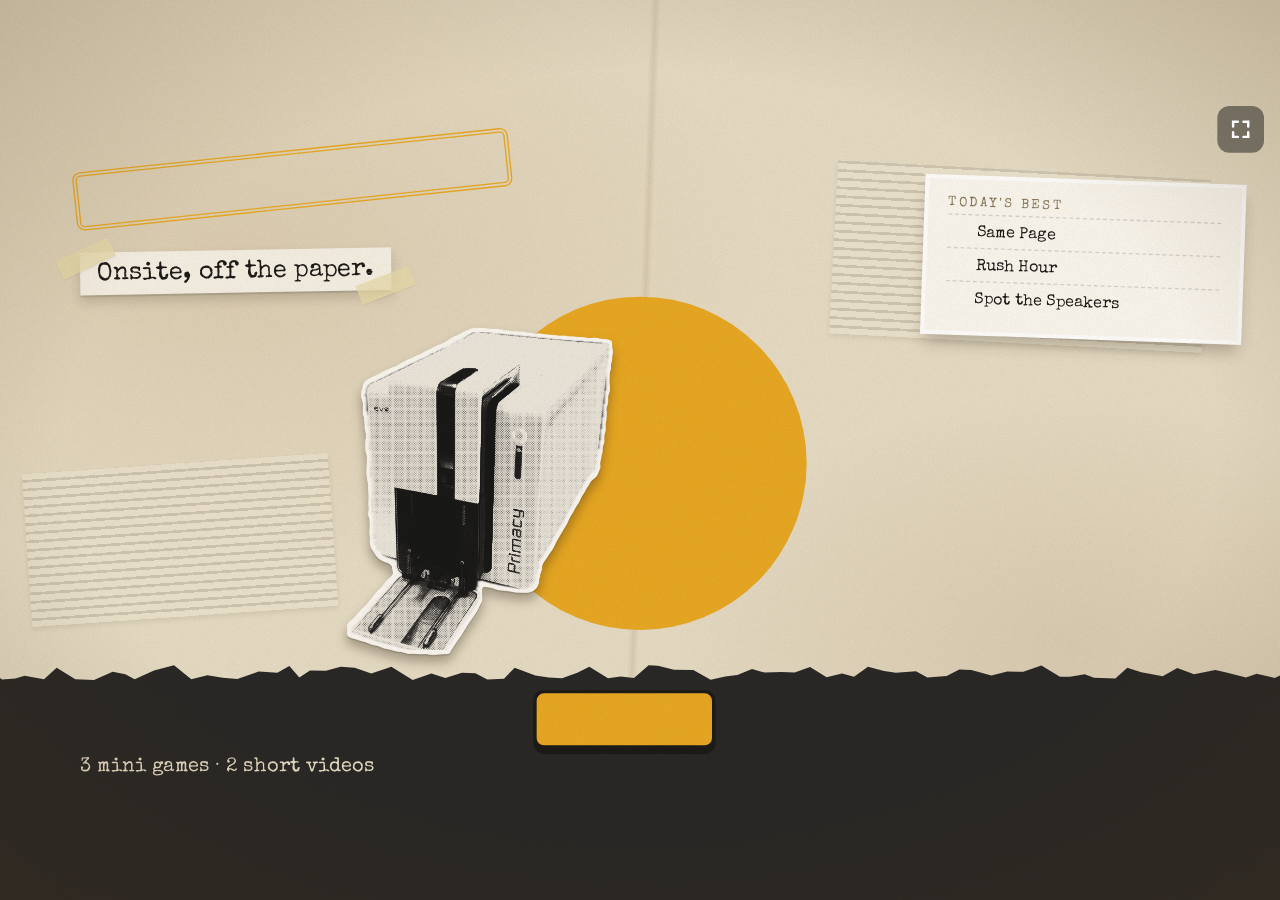
<file: onsite/index.html>
<!doctype html>
<html lang="en"><head><meta charset="utf-8"><link rel="icon" href="data:,"><title>Booth 01 · Onsite</title>
<meta http-equiv="refresh" content="0; url=booth/"><link rel="canonical" href="booth/"></head>
<body><a href="booth/">Booth 01 · Onsite</a></body></html>
</file>
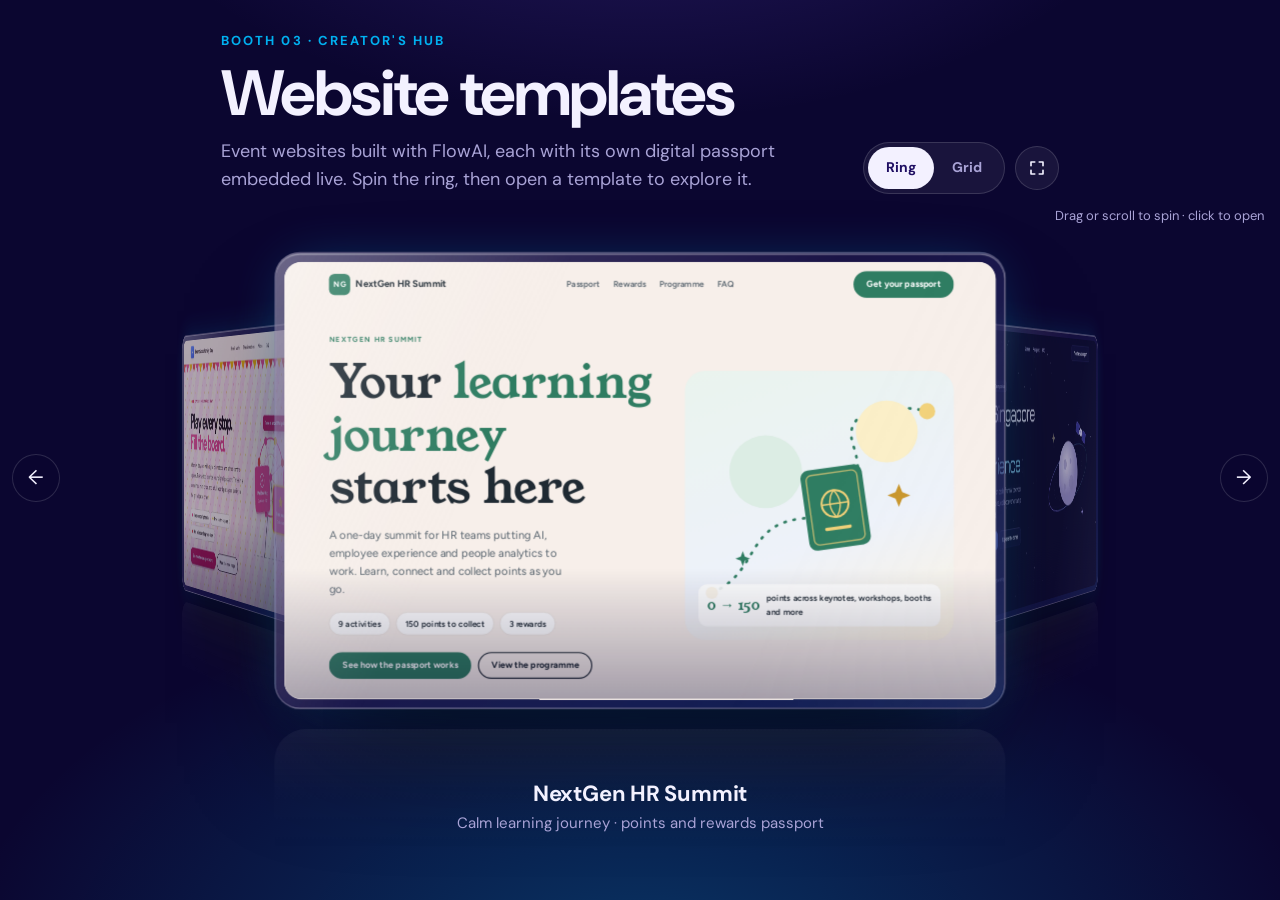
<file: website-templates/index.html>
<!doctype html>
<html lang="en">
<head>
<meta charset="utf-8">
<meta name="viewport" content="width=device-width, initial-scale=1, viewport-fit=cover">
<title>Website Templates</title>
<meta name="description" content="Booth 03, Creator's Hub: event website templates built with FlowAI, each paired with its EventNook digital passport. Spin the ring and open any site to explore it.">
<link rel="preconnect" href="https://fonts.googleapis.com">
<link rel="preconnect" href="https://fonts.gstatic.com" crossorigin>
<link href="https://fonts.googleapis.com/css2?family=DM+Sans:opsz,wght@9..40,400;9..40,500;9..40,700&display=swap" rel="stylesheet">
<style>
/* Layout: a planetarium for websites. Live site pages float on a slowly turning 3D ring over a deep ink floor;
   each one scrolls itself like a phone home screen. A toggle flattens the ring into a grid; any page opens full screen. */
:root {
  color-scheme: dark;
  --ink: #1E0E62;          /* EventNook ink */
  --night: #0B0630;
  --nook: #00B0F0;         /* Nook Blue */
  --text: #F3F1FF;
  --mute: #A9A3D6;
  --line: rgba(255,255,255,.14);
  --font: "DM Sans", system-ui, -apple-system, "Segoe UI", sans-serif;
}
* { box-sizing: border-box; }
html, body { height: 100%; }
body { margin: 0; color: var(--text); font: 400 16px/1.55 var(--font); overflow-x: hidden;
  background: radial-gradient(1100px 620px at 50% 108%, rgba(0,176,240,.28), transparent 62%),
              radial-gradient(900px 500px at 50% -20%, rgba(124,92,255,.25), transparent 60%), var(--night); }
button { font: inherit; color: inherit; }
button:focus-visible, a:focus-visible { outline: 2px solid var(--nook); outline-offset: 3px; }

.top { position: relative; z-index: 3; max-width: 1200px; margin: 0 auto; padding: 28px 16px 0; display: grid; gap: 18px; }
.row { display: flex; flex-wrap: wrap; align-items: end; justify-content: space-between; gap: 18px; }
.kicker { font-weight: 700; font-size: 13px; letter-spacing: .16em; text-transform: uppercase; color: var(--nook); }
h1 { margin: 8px 0 0; font-size: clamp(34px, 5.4vw, 64px); line-height: 1.02; letter-spacing: -.03em; font-weight: 700; text-wrap: balance; }
.lede { margin: 12px 0 0; max-width: 52ch; color: var(--mute); font-size: 18px; }
.toggle { display: inline-flex; padding: 4px; border-radius: 999px; background: rgba(255,255,255,.06); border: 1px solid var(--line); }
.toggle button { border: 0; background: none; padding: 10px 18px; border-radius: 999px; font-weight: 700; font-size: 14px; color: var(--mute); cursor: pointer; }
.toggle button[aria-pressed="true"] { background: var(--text); color: var(--ink); }

/* ring view fills the screen below the header (the grid view stays a normal scrolling page) */
body:not(.is-grid) { display: flex; flex-direction: column; }
body:not(.is-grid) main { flex: 1 1 auto; display: flex; flex-direction: column; min-height: 0; }

/* ring */
.stage { position: relative; flex: 1 1 auto; height: auto; min-height: 440px; perspective: 1800px; perspective-origin: 50% 30%; overflow: hidden; cursor: grab; touch-action: pan-y; user-select: none; }
.stage.dragging { cursor: grabbing; }
.ring { position: absolute; left: 50%; top: 44%; width: 0; height: 0; transform-style: preserve-3d; }
.panel { position: absolute; left: calc(var(--w) / -2); top: calc(var(--h) / -2); width: var(--w); height: var(--h);
  transform-style: preserve-3d; cursor: pointer; border: 0; padding: 0; background: none; }
.page { position: absolute; inset: 0; border-radius: 22px; overflow: hidden; background: #fff;
  box-shadow: 0 30px 70px -20px rgba(0,0,0,.7), 0 0 0 1px rgba(255,255,255,.12); backface-visibility: hidden; }
.panel .lid { position: absolute; inset: 0; border-radius: 18px; padding: 6px; backface-visibility: hidden;
  /* glass look without backdrop-filter: a blur behind six moving 3D pages made iPads stutter */
  background: linear-gradient(140deg, rgba(255,255,255,.22), rgba(255,255,255,.04) 45%, rgba(0,176,240,.10)), rgba(24,16,78,.55);
  border: 1px solid rgba(255,255,255,.28);
  box-shadow: 0 40px 90px -30px rgba(0,0,0,.8), 0 0 40px -10px rgba(0,176,240,.35), inset 0 1px 0 rgba(255,255,255,.35); }
.panel .lid .page { inset: 6px; border-radius: 12px; box-shadow: none; }
.panel .lid::after { content: ""; position: absolute; inset: 0; border-radius: 18px; pointer-events: none;
  background: linear-gradient(115deg, rgba(255,255,255,.28) 0%, rgba(255,255,255,0) 32%, rgba(255,255,255,0) 70%, rgba(255,255,255,.08) 100%); opacity: .75; }
.page iframe { position: absolute; left: 0; top: 0; width: 1280px; border: 0; transform-origin: 0 0; pointer-events: none; }
/* ring pages: a still picture of the site's top (posters/, made by posters.mjs); only the page facing you runs live,
   fading in over its picture once the ring has stopped (six live sites at once made turning lag on phones and iPads) */
.panel .page { background: #fff no-repeat center top / 100% auto; }
.panel .page iframe { opacity: 0; transition: opacity .35s ease; }
.panel .page iframe.live { opacity: 1; }
.page::after { content: ""; position: absolute; inset: 0; background: linear-gradient(180deg, transparent 70%, rgba(11,6,48,.35)); pointer-events: none; }
.reflect { position: absolute; left: 0; right: 0; top: 100%; height: 40%; margin-top: 14px; border-radius: 22px;
  background: linear-gradient(180deg, rgba(255,255,255,.05), rgba(255,255,255,.012) 35%, transparent 70%); backface-visibility: hidden; }
.ring.tall .reflect { height: 14%; }
.label { position: absolute; z-index: 3; left: 50%; bottom: 56px; height: 64px; transform: translateX(-50%); text-align: center; display: grid; align-content: start; gap: 4px; pointer-events: none; width: min(560px, calc(100% - 32px)); }
.label b { font-size: 22px; line-height: 1.3; letter-spacing: -.01em; }
.label span { color: var(--mute); font-size: 15px; line-height: 1.45; }
.hint { position: absolute; z-index: 3; right: 16px; top: 12px; font-size: 13px; color: var(--mute); }
.navs { position: absolute; z-index: 3; left: 0; right: 0; top: 44%; display: flex; justify-content: space-between; padding: 0 12px; pointer-events: none; }
.navs button { pointer-events: auto; width: 48px; height: 48px; border-radius: 50%; border: 1px solid var(--line); background: rgba(11,6,48,.6); cursor: pointer; font-size: 20px; }

/* grid */
.grid { display: none; max-width: 1200px; margin: 28px auto 64px; padding: 0 16px; grid-template-columns: repeat(auto-fill, minmax(340px, 1fr)); gap: 24px; }
.grid .card { display: grid; gap: 12px; text-align: left; border: 1px solid var(--line); background: rgba(255,255,255,.04); border-radius: 26px; padding: 14px; cursor: pointer; }
.grid .card .page { position: relative; inset: auto; height: auto; aspect-ratio: 16 / 10; border-radius: 12px; }
.grid .card b { font-size: 18px; padding: 0 6px; }
.grid .card span { color: var(--mute); font-size: 14px; padding: 0 6px 6px; }
body.is-grid .grid { display: grid; }
body.is-grid .stage { display: none; }

/* viewer */
.viewer { position: fixed; inset: 0; z-index: 20; background: rgba(6,3,28,.92); display: none; flex-direction: column; }
.viewer.open { display: flex; }
.vbar { display: flex; flex-wrap: wrap; align-items: center; gap: 10px 14px; padding: 12px 16px; border-bottom: 1px solid var(--line); }
.vbar b { font-size: 17px; margin-right: auto; }
.vbtn { border: 1px solid var(--line); background: rgba(255,255,255,.06); border-radius: 999px; min-height: 40px; padding: 0 16px; font-weight: 700; font-size: 14px; cursor: pointer; text-decoration: none; display: inline-flex; align-items: center; gap: 6px; }
.vbtn.primary { background: var(--nook); border-color: transparent; color: #04122B; }
.vbtn[aria-pressed="true"] { background: var(--text); color: var(--ink); }
.vframe { flex: 1; display: flex; justify-content: center; padding: 16px; min-height: 0; }
.vframe iframe { width: 100%; max-width: 1440px; height: 100%; border: 0; border-radius: 16px; background: #fff; box-shadow: 0 30px 80px -30px rgba(0,0,0,.8); transition: max-width .3s ease-out; }
.vframe.mobile iframe { max-width: 390px; border-radius: 30px; }
/* phones: a compact header so the ring is on screen straight away */
@media (max-width: 640px) {
  .top { padding: 14px 16px 0; gap: 0; }
  .row { display: grid; grid-template-columns: 1fr auto; align-items: center; gap: 0 12px; }
  .row > div:first-child { display: contents; }
  .kicker { grid-column: 1; grid-row: 1; font-size: 12px; letter-spacing: .14em; }
  .row > .tools { display: contents; }
  .row > .tools > .toggle { grid-column: 2; grid-row: 1; }
  .row > .tools > .fsb { grid-column: 2; grid-row: 2; justify-self: end; align-self: center; margin-top: 6px; }   /* beside the title, so the kicker stays on one line */
  .toggle button { padding: 7px 12px; font-size: 13px; }
  h1 { grid-column: 1 / -1; grid-row: 2; margin-top: 6px; padding-right: 48px; font-size: 32px; }
  .lede { grid-column: 1 / -1; grid-row: 3; margin-top: 6px; font-size: 14px; line-height: 1.45; }
  .lede .more { display: none; }
  .stage { min-height: 380px; }
  .label { bottom: 20px; height: 70px; }
  .inapp .label { bottom: 84px; }   /* inside NookPass: clear of its QR button in the bottom-right corner */
  .label b { font-size: 18px; line-height: 1.25; }
  .label span { font-size: 14px; line-height: 1.4; }
  .hint { left: 16px; right: 16px; top: 10px; text-align: center; font-size: 12px; }
}
/* a phone held sideways (NookPass hides its own bars then): one slim heading row, so the ring has the room */
@media (max-height: 500px) and (orientation: landscape) {
  .top { padding: 10px 16px 0; gap: 0; }
  .row { flex-wrap: nowrap; align-items: center; }
  .row > div:first-child { display: flex; align-items: baseline; gap: 14px; min-width: 0; white-space: nowrap; }
  .kicker { font-size: 11px; letter-spacing: .14em; }
  h1 { margin: 0; font-size: 24px; }
  .lede, .hint { display: none; }
  .toggle button { padding: 7px 12px; font-size: 13px; }
  .stage { min-height: 0; }
  .label { bottom: 8px; height: 50px; gap: 2px; }
  .label b { font-size: 17px; line-height: 1.25; }
  .label span { font-size: 13px; line-height: 1.35; }
}

/* full screen: a small round button beside the view toggle */
.tools { display: flex; align-items: center; gap: 10px; }
.fsb { flex: none; width: 44px; height: 44px; border-radius: 50%; border: 1px solid var(--line); background: rgba(255,255,255,.06);
  display: grid; place-items: center; cursor: pointer; transition: background-color .15s ease-out; }
.fsb:hover { background: rgba(255,255,255,.14); }
.fsb[hidden] { display: none; }
.fsb svg { width: 18px; height: 18px; }
.fsb .ic-out, .fsb.on .ic-in { display: none; }
.fsb.on .ic-out { display: block; }
@media (max-width: 640px), (max-height: 500px) and (orientation: landscape) { .fsb { width: 36px; height: 36px; } .fsb svg { width: 16px; height: 16px; } }
/* iPhone (no full screen for pages): a card asks to turn the phone, then closes itself */
.turncard { position: fixed; z-index: 40; left: 50%; top: 50%; width: min(300px, calc(100vw - 48px)); padding: 26px 22px 22px; border-radius: 24px;
  transform: translate(-50%, -46%); opacity: 0; transition: opacity .2s ease-out, transform .2s ease-out;
  background: rgba(24,16,78,.96); border: 1px solid rgba(255,255,255,.22); box-shadow: 0 30px 80px -20px rgba(0,0,0,.8);
  display: grid; justify-items: center; gap: 4px; text-align: center; }
.turncard.in { opacity: 1; transform: translate(-50%, -50%); }
.turncard[hidden] { display: none; }
.turncard svg { width: 76px; height: 76px; margin-bottom: 10px; color: var(--nook); }
.turncard b { font-size: 19px; line-height: 1.3; }
.turncard span { color: var(--mute); font-size: 14px; }
.turnphone { transform-box: fill-box; transform-origin: 50% 50%; animation: turnphone 2.4s cubic-bezier(.65,0,.25,1) infinite; }
@keyframes turnphone { 0%, 22% { transform: rotate(0deg); } 50%, 78% { transform: rotate(-90deg); } 100% { transform: rotate(0deg); } }
.fsnote { position: fixed; z-index: 40; left: 50%; bottom: 24px; transform: translateX(-50%); padding: 10px 16px; border-radius: 999px;
  background: rgba(24,16,78,.96); border: 1px solid var(--line); font-size: 14px; white-space: nowrap; }
.fsnote[hidden] { display: none; }
@media (prefers-reduced-motion: reduce) { .vframe iframe { transition: none; } .turnphone { animation: none; transform: rotate(-90deg); } }
</style>
</head>
<body>
<header class="top">
  <div class="row">
    <div>
      <span class="kicker">Booth 03 · Creator's Hub</span>
      <h1>Website templates</h1>
      <p class="lede">Event websites built with FlowAI, each with its own digital passport embedded live.<span class="more"> Spin the ring, then open a template to explore it.</span></p>
    </div>
    <div class="tools">
      <div class="toggle" role="group" aria-label="View">
        <button type="button" data-view="ring" aria-pressed="true">Ring</button>
        <button type="button" data-view="grid" aria-pressed="false">Grid</button>
      </div>
      <button type="button" class="fsb" id="fsb" aria-label="Full screen" aria-pressed="false" hidden><svg class="ic-in" viewBox="0 0 24 24" fill="none" stroke="currentColor" stroke-width="2.2" stroke-linecap="round" stroke-linejoin="round" aria-hidden="true"><path d="M4 9V4h5M20 9V4h-5M4 15v5h5M20 15v5h-5"/></svg><svg class="ic-out" viewBox="0 0 24 24" fill="none" stroke="currentColor" stroke-width="2.2" stroke-linecap="round" stroke-linejoin="round" aria-hidden="true"><path d="M9 4v5H4M15 4v5h5M9 20v-5H4M15 20v-5h5"/></svg></button>
    </div>
  </div>
</header>
<div class="turncard" id="turncard" role="status" hidden><svg viewBox="0 0 80 80" fill="none" stroke="currentColor" stroke-width="3" stroke-linecap="round" stroke-linejoin="round" aria-hidden="true"><path d="M58 12a32 32 0 0 1 12 26" opacity=".55"/><path d="M64 34l6 5 5-7" opacity=".55"/><g class="turnphone"><rect x="27" y="16" width="26" height="46" rx="5"/><path d="M36 56h8"/></g></svg><b>Turn your phone sideways</b><span>for the full-screen view</span></div>
<div class="fsnote" id="fsnote" role="status" hidden>Full screen isn't available in this browser</div>

<main>
  <div class="stage" id="stage" aria-label="Rotating ring of website templates. Drag, scroll or use the arrows to spin; press Enter to open the front site.">
    <span class="hint">Drag or scroll to spin · click to open</span>
    <div class="ring" id="ring"></div>
    <div class="navs"><button type="button" id="prev" aria-label="Previous site">←</button><button type="button" id="next" aria-label="Next site">→</button></div>
    <div class="label" aria-live="polite"><b id="lname"></b><span id="ltag"></span></div>
  </div>
  <div class="grid" id="grid"></div>
</main>

<div class="viewer" id="viewer" role="dialog" aria-modal="true" aria-labelledby="vname">
  <div class="vbar">
    <b id="vname"></b>
    <div class="toggle" role="group" aria-label="Device">
      <button type="button" data-dev="desktop" aria-pressed="true">Desktop</button>
      <button type="button" data-dev="mobile" aria-pressed="false">Mobile</button>
    </div>
    <button type="button" class="vbtn" id="vprev" aria-label="Previous site">←</button>
    <button type="button" class="vbtn" id="vnext" aria-label="Next site">→</button>
    <a class="vbtn primary" id="vlive" target="_blank" rel="noopener">Open live site ↗</a>
    <button type="button" class="vbtn" id="vclose">Close</button>
  </div>
  <div class="vframe" id="vframe"><iframe id="vif" title="Website template"></iframe></div>
</div>

<script>
var SITES = [{"name": "NextGen HR Summit", "tag": "Calm learning journey · points and rewards passport", "live": "https://nextgen-hr-summit.eventnook.site/", "html": "<!doctype html>\n<html lang=\"en\">\n<head>\n<meta charset=\"utf-8\">\n<meta name=\"viewport\" content=\"width=device-width, initial-scale=1, viewport-fit=cover\">\n<title>NextGen HR Summit<\/title>\n<meta name=\"description\" content=\"A one-day summit for HR teams putting AI, employee experience and people analytics to work. Collect points on your digital passport as you go.\">\n<link rel=\"preconnect\" href=\"https://fonts.googleapis.com\">\n<link rel=\"preconnect\" href=\"https://fonts.gstatic.com\" crossorigin>\n<link href=\"https://fonts.googleapis.com/css2?family=Young+Serif&family=Figtree:wght@400;500;600;700&display=swap\" rel=\"stylesheet\">\n<style>\n/* Layout: a calm learning path. The hero's dotted trail runs down the page; each section is one step on it. */\n:root {\n  color-scheme: light;\n  --paper: #F7EFEA;      /* the passport's warm blush ground */\n  --card: #FFFFFF;\n  --ink: #1F2A33;\n  --mute: #5A6670;\n  --green: #2F7D62;      /* NG badge green */\n  --green-soft: #E3F1EA;\n  --blue-soft: #E7EEF8;\n  --gold: #C9962B;\n  --gold-soft: #FBF1D9;\n  --line: #E6DDD6;\n  --display: \"Young Serif\", Georgia, serif;\n  --body: \"Figtree\", system-ui, -apple-system, \"Segoe UI\", sans-serif;\n  --r: 22px;\n}\n* { box-sizing: border-box; }\nhtml { scroll-behavior: smooth; }\nbody { margin: 0; background: var(--paper); color: var(--ink); font: 400 17px/1.6 var(--body); padding-inline: 16px; }\na { color: inherit; }\nimg, svg, iframe { max-width: 100%; }\n.wrap { max-width: 1120px; margin: 0 auto; }\nh1, h2, h3 { font-family: var(--display); font-weight: 400; line-height: 1.12; text-wrap: balance; margin: 0; }\nh2 { font-size: clamp(30px, 4.4vw, 46px); }\nh3 { font-size: 22px; }\n.kicker { font: 700 13px/1 var(--body); letter-spacing: .14em; text-transform: uppercase; color: var(--green); }\n.btn { display: inline-flex; align-items: center; gap: 8px; min-height: 48px; padding: 0 22px; border-radius: 999px; font: 700 16px/1 var(--body); text-decoration: none; border: 2px solid transparent; transition: transform .15s ease-out, background .15s; }\n.btn:focus-visible, a:focus-visible, button:focus-visible { outline: 3px solid var(--gold); outline-offset: 3px; }\n.btn-primary { background: var(--green); color: #fff; }\n.btn-primary:hover { transform: translateY(-1px); background: #276a53; }\n.btn-ghost { border-color: var(--ink); color: var(--ink); }\n.btn-ghost:hover { background: rgba(31,42,51,.06); }\n\n/* nav */\n.nav { display: flex; align-items: center; justify-content: space-between; gap: 16px; padding-block: 20px; }\n.brand { display: flex; align-items: center; gap: 10px; font-weight: 700; text-decoration: none; }\n.badge { width: 38px; height: 38px; border-radius: 10px; background: var(--green); color: #fff; display: grid; place-items: center; font: 700 14px/1 var(--body); }\n.nav ul { display: flex; gap: 24px; list-style: none; margin: 0; padding: 0; font-weight: 600; font-size: 15px; }\n.nav ul a { text-decoration: none; color: var(--mute); }\n.nav ul a:hover { color: var(--ink); }\n@media (max-width: 760px) { .nav ul { display: none; } }\n\n/* hero */\n.hero { display: grid; grid-template-columns: 1.1fr .9fr; gap: 48px; align-items: center; padding-block: 40px 72px; }\n.hero h1 { font-size: clamp(44px, 7vw, 84px); margin-top: 18px; }\n.hero h1 em { font-style: normal; color: var(--green); }\n.hero p.lede { font-size: 20px; color: var(--mute); max-width: 34ch; margin: 22px 0 0; }\n.facts { display: flex; flex-wrap: wrap; gap: 10px; margin: 26px 0 30px; padding: 0; list-style: none; }\n.facts li { background: var(--card); border: 1px solid var(--line); border-radius: 999px; padding: 8px 16px; font-weight: 600; font-size: 15px; }\n.cta-row { display: flex; flex-wrap: wrap; gap: 12px; }\n.hero-art { position: relative; aspect-ratio: 1 / 1; border-radius: 36px; background: linear-gradient(160deg, #EAF4EE, #EEF2FA 60%, #FCF4E2); overflow: hidden; }\n.hero-art svg { position: absolute; inset: 0; width: 100%; height: 100%; }\n.hero-art .tag { position: absolute; left: 24px; bottom: 24px; right: 24px; background: rgba(255,255,255,.9); border-radius: 16px; padding: 14px 16px; display: flex; gap: 12px; align-items: center; font-weight: 600; font-size: 15px; }\n.hero-art .tag b { white-space: nowrap; font-family: var(--display); font-weight: 400; font-size: 26px; color: var(--green); }\n@media (max-width: 860px) { .hero { grid-template-columns: 1fr; gap: 32px; padding-block: 16px 48px; } .hero-art { max-width: 460px; } }\n\nsection { padding-block: 72px; }\n.sec-head { display: grid; gap: 12px; max-width: 640px; margin-bottom: 36px; }\n.sec-head p { color: var(--mute); margin: 0; font-size: 18px; }\n\n/* passport */\n.passport { display: grid; grid-template-columns: 1fr 380px; gap: 56px; align-items: start; }\n.steps { list-style: none; margin: 28px 0 0; padding: 0; display: grid; gap: 14px; }\n.steps li { display: grid; grid-template-columns: 44px 1fr; gap: 14px; align-items: start; background: var(--card); border-radius: 18px; padding: 16px 18px; border: 1px solid var(--line); }\n.steps .n { width: 44px; height: 44px; border-radius: 50%; background: var(--green-soft); color: var(--green); display: grid; place-items: center; font: 400 20px/1 var(--display); }\n.steps b { display: block; font-size: 17px; }\n.steps span { color: var(--mute); font-size: 15px; }\n.phone { position: sticky; top: 24px; border-radius: 44px; background: #1F2A33; padding: 12px; box-shadow: 0 30px 60px -25px rgba(31,42,51,.45); }\n.phone iframe { display: block; width: 100%; height: 700px; border: 0; border-radius: 34px; background: #fff; }\n.phone-cap { text-align: center; font-size: 14px; color: var(--mute); margin-top: 14px; }\n.phone-cap a { font-weight: 700; color: var(--green); }\n@media (max-width: 900px) { .passport { grid-template-columns: 1fr; } .phone { position: static; max-width: 380px; margin: 0 auto; } .phone iframe { height: 620px; } }\n\n/* rewards */\n.tiers { display: grid; grid-template-columns: repeat(3, 1fr); gap: 16px; }\n.tier { background: var(--card); border-radius: var(--r); padding: 26px; border: 1px solid var(--line); display: grid; gap: 6px; }\n.tier .pts { font: 400 44px/1 var(--display); }\n.tier .pts small { font: 600 15px/1 var(--body); color: var(--mute); margin-left: 4px; }\n.tier .name { font-weight: 700; font-size: 14px; letter-spacing: .12em; text-transform: uppercase; }\n.tier .gift { font-size: 18px; font-weight: 600; margin-top: 8px; }\n.tier.bronze .name { color: #A0673A; } .tier.bronze { background: #FBF3EC; }\n.tier.silver .name { color: #6B7785; } .tier.silver { background: #F2F4F7; }\n.tier.gold .name { color: var(--gold); } .tier.gold { background: var(--gold-soft); }\n.meter { margin-top: 22px; background: var(--card); border-radius: 999px; height: 14px; position: relative; border: 1px solid var(--line); }\n.meter i { position: absolute; top: 50%; width: 22px; height: 22px; border-radius: 50%; background: #fff; border: 3px solid var(--green); transform: translate(-50%, -50%); }\n.meter-labels { display: flex; justify-content: space-between; font-size: 14px; color: var(--mute); margin-top: 10px; font-variant-numeric: tabular-nums; }\n@media (max-width: 760px) { .tiers { grid-template-columns: 1fr; } }\n\n/* programme */\n.prog { display: grid; gap: 16px; }\n.block { background: var(--card); border-radius: var(--r); border: 1px solid var(--line); display: grid; grid-template-columns: 220px 1fr; overflow: hidden; }\n.block .side { padding: 24px; display: grid; align-content: start; gap: 8px; }\n.block .side .avail { font-weight: 700; font-size: 14px; }\n.block .side p { margin: 0; color: var(--mute); font-size: 15px; }\n.block ul { list-style: none; margin: 0; padding: 12px; display: grid; gap: 8px; align-content: start; }\n.block li { display: flex; justify-content: space-between; gap: 16px; align-items: center; padding: 14px 16px; border-radius: 14px; background: #FBF8F5; }\n.block li span:first-child { font-weight: 600; }\n.chip { flex: none; font-weight: 700; font-size: 14px; padding: 5px 12px; border-radius: 999px; background: var(--green-soft); color: var(--green); font-variant-numeric: tabular-nums; }\n.b-key .side { background: var(--blue-soft); }\n.b-work .side { background: var(--green-soft); }\n.b-booth .side { background: var(--gold-soft); }\n.b-net .side { background: #EEF2FA; }\n.b-fb .side { background: #FBEDE6; }\n@media (max-width: 760px) { .block { grid-template-columns: 1fr; } }\n\n/* faq */\n.faq { display: grid; grid-template-columns: repeat(2, 1fr); gap: 16px; }\n.faq div { background: var(--card); border-radius: 18px; padding: 22px; border: 1px solid var(--line); }\n.faq h3 { font-size: 19px; margin-bottom: 8px; }\n.faq p { margin: 0; color: var(--mute); font-size: 16px; }\n@media (max-width: 760px) { .faq { grid-template-columns: 1fr; } }\n\n.closing { background: var(--green); color: #fff; border-radius: 36px; padding: 56px 40px; display: grid; grid-template-columns: 1fr auto; gap: 24px; align-items: center; margin-block: 24px 48px; }\n.closing h2 { color: #fff; }\n.closing p { margin: 10px 0 0; opacity: .85; font-size: 18px; }\n.closing .btn { background: #fff; color: var(--green); }\n@media (max-width: 760px) { .closing { grid-template-columns: 1fr; padding: 40px 24px; } }\nfooter { padding-block: 24px 40px; color: var(--mute); font-size: 14px; display: flex; justify-content: space-between; flex-wrap: wrap; gap: 8px; }\nfooter b { color: var(--ink); }\n@media (prefers-reduced-motion: reduce) { html { scroll-behavior: auto; } .btn { transition: none; } }\n<\/style>\n<\/head>\n<body>\n<div class=\"wrap\">\n  <nav class=\"nav\" aria-label=\"Main\">\n    <a class=\"brand\" href=\"#top\"><span class=\"badge\">NG<\/span> NextGen HR Summit<\/a>\n    <ul>\n      <li><a href=\"#passport\">Passport<\/a><\/li>\n      <li><a href=\"#rewards\">Rewards<\/a><\/li>\n      <li><a href=\"#programme\">Programme<\/a><\/li>\n      <li><a href=\"#faq\">FAQ<\/a><\/li>\n    <\/ul>\n    <a class=\"btn btn-primary\" href=\"#passport\">Get your passport<\/a>\n  <\/nav>\n\n  <header class=\"hero\" id=\"top\">\n    <div>\n      <span class=\"kicker\">NextGen HR Summit<\/span>\n      <h1>Your <em>learning journey<\/em> starts here<\/h1>\n      <p class=\"lede\">A one-day summit for HR teams putting AI, employee experience and people analytics to work. Learn, connect and collect points as you go.<\/p>\n      <ul class=\"facts\">\n        <li>9 activities<\/li>\n        <li>150 points to collect<\/li>\n        <li>3 rewards<\/li>\n      <\/ul>\n      <div class=\"cta-row\">\n        <a class=\"btn btn-primary\" href=\"#passport\">See how the passport works<\/a>\n        <a class=\"btn btn-ghost\" href=\"#programme\">View the programme<\/a>\n      <\/div>\n    <\/div>\n    <div class=\"hero-art\" aria-hidden=\"true\">\n      <svg viewBox=\"0 0 400 400\">\n        <path d=\"M40 330 C 110 300, 90 230, 170 220 S 270 170, 250 110 S 320 50, 360 60\" fill=\"none\" stroke=\"#2F7D62\" stroke-width=\"4\" stroke-dasharray=\"2 12\" stroke-linecap=\"round\"/>\n        <circle cx=\"40\" cy=\"330\" r=\"9\" fill=\"#C9962B\"/>\n        <circle cx=\"360\" cy=\"60\" r=\"12\" fill=\"#F2D27A\"/>\n        <circle cx=\"300\" cy=\"90\" r=\"46\" fill=\"#FBEFC8\"/>\n        <circle cx=\"120\" cy=\"150\" r=\"54\" fill=\"#DCEDE4\"/>\n        <g transform=\"translate(170 150) rotate(-8)\">\n          <rect x=\"0\" y=\"0\" width=\"92\" height=\"120\" rx=\"12\" fill=\"#2F7D62\"/>\n          <rect x=\"8\" y=\"8\" width=\"76\" height=\"104\" rx=\"8\" fill=\"none\" stroke=\"#F2D27A\" stroke-width=\"2\" opacity=\".7\"/>\n          <circle cx=\"46\" cy=\"54\" r=\"20\" fill=\"none\" stroke=\"#F2D27A\" stroke-width=\"3\"/>\n          <path d=\"M26 54 h40 M46 34 c-10 12 -10 28 0 40 M46 34 c10 12 10 28 0 40\" fill=\"none\" stroke=\"#F2D27A\" stroke-width=\"2\"/>\n          <rect x=\"26\" y=\"88\" width=\"40\" height=\"5\" rx=\"2.5\" fill=\"#F2D27A\"/>\n        <\/g>\n        <path d=\"M318 168 l5 12 12 5 -12 5 -5 12 -5 -12 -12 -5 12 -5z\" fill=\"#C9962B\"/>\n        <path d=\"M86 268 l3 8 8 3 -8 3 -3 8 -3 -8 -8 -3 8 -3z\" fill=\"#2F7D62\"/>\n      <\/svg>\n      <div class=\"tag\"><b>0 → 150<\/b> points across keynotes, workshops, booths and more<\/div>\n    <\/div>\n  <\/header>\n<\/div>\n\n<div class=\"wrap\">\n  <section id=\"passport\" class=\"passport\">\n    <div>\n      <div class=\"sec-head\">\n        <span class=\"kicker\">Your digital passport<\/span>\n        <h2>One QR code. Every activity counts.<\/h2>\n        <p>Every attendee gets a digital passport in their confirmation email. No app to download.<\/p>\n      <\/div>\n      <ol class=\"steps\">\n        <li><span class=\"n\">1<\/span><div><b>Open your passport<\/b><span>It shows your name, your check-in QR and your points so far.<\/span><\/div><\/li>\n        <li><span class=\"n\">2<\/span><div><b>Show your QR at each activity<\/b><span>The team scans you in at the keynote, each workshop, every sponsor booth and the networking lounge.<\/span><\/div><\/li>\n        <li><span class=\"n\">3<\/span><div><b>Watch your points add up<\/b><span>Points land after your QR is verified. Each activity earns points once.<\/span><\/div><\/li>\n        <li><span class=\"n\">4<\/span><div><b>Unlock your rewards<\/b><span>Reach 50, 100 and 150 points for a swag bag, a coffee voucher and a lucky draw entry.<\/span><\/div><\/li>\n      <\/ol>\n    <\/div>\n    <div>\n      <div class=\"phone\">\n        <iframe title=\"NextGen HR Summit digital passport, live\" loading=\"lazy\"\n          src=\"https://reg.eventnook.com/myorder/mysessions/eid_M7cwNDLWdXU1MDUEAA/12779641LLBT?uid=a78123b2ad4c074d244f52b6cef43f19bd543c\"><\/iframe>\n      <\/div>\n      <p class=\"phone-cap\">A live sample passport. Scroll inside it, or <a href=\"https://reg.eventnook.com/myorder/mysessions/eid_M7cwNDLWdXU1MDUEAA/12779641LLBT?uid=a78123b2ad4c074d244f52b6cef43f19bd543c\" target=\"_blank\" rel=\"noopener\">open it full screen<\/a>.<\/p>\n    <\/div>\n  <\/section>\n\n  <section id=\"rewards\">\n    <div class=\"sec-head\">\n      <span class=\"kicker\">Rewards<\/span>\n      <h2>Rewards stack. Points are never spent.<\/h2>\n      <p>Reaching a new tier keeps everything you've already unlocked.<\/p>\n    <\/div>\n    <div class=\"tiers\">\n      <div class=\"tier bronze\"><span class=\"name\">Bronze<\/span><span class=\"pts\">50<small>pts<\/small><\/span><span class=\"gift\">Swag bag<\/span><\/div>\n      <div class=\"tier silver\"><span class=\"name\">Silver<\/span><span class=\"pts\">100<small>pts<\/small><\/span><span class=\"gift\">Coffee voucher<\/span><\/div>\n      <div class=\"tier gold\"><span class=\"name\">Gold<\/span><span class=\"pts\">150<small>pts<\/small><\/span><span class=\"gift\">Lucky draw entry<\/span><\/div>\n    <\/div>\n    <div class=\"meter\" role=\"img\" aria-label=\"Points scale from 0 to 150 with tiers at 50, 100 and 150\">\n      <i style=\"left:33.3%\"><\/i><i style=\"left:66.6%\"><\/i><i style=\"left:100%\"><\/i>\n    <\/div>\n    <div class=\"meter-labels\"><span>0<\/span><span>50<\/span><span>100<\/span><span>150<\/span><\/div>\n  <\/section>\n\n  <section id=\"programme\">\n    <div class=\"sec-head\">\n      <span class=\"kicker\">Programme<\/span>\n      <h2>Nine activities, five ways to earn<\/h2>\n      <p>Every activity below is a stop on your passport. Here's what each one is worth.<\/p>\n    <\/div>\n    <div class=\"prog\">\n      <article class=\"block b-key\">\n        <div class=\"side\"><h3>Keynote<\/h3><p>Kick off the summit at the opening keynote.<\/p><span class=\"avail\">20 pts available<\/span><\/div>\n        <ul><li><span>Opening Keynote<\/span><span class=\"chip\">20 pts<\/span><\/li><\/ul>\n      <\/article>\n      <article class=\"block b-work\">\n        <div class=\"side\"><h3>Workshops<\/h3><p>Hands-on sessions to sharpen your people practice.<\/p><span class=\"avail\">60 pts available<\/span><\/div>\n        <ul>\n          <li><span>AI in HR: From Ideas to Everyday Impact<\/span><span class=\"chip\">20 pts<\/span><\/li>\n          <li><span>Designing an Employee Experience That Matters<\/span><span class=\"chip\">20 pts<\/span><\/li>\n          <li><span>People Analytics: Turning Data into Decisions<\/span><span class=\"chip\">20 pts<\/span><\/li>\n        <\/ul>\n      <\/article>\n      <article class=\"block b-booth\">\n        <div class=\"side\"><h3>Sponsor Booths<\/h3><p>Meet our sponsors and get your QR scanned at each booth.<\/p><span class=\"avail\">30 pts available<\/span><\/div>\n        <ul>\n          <li><span>Sponsor Booth A<\/span><span class=\"chip\">10 pts<\/span><\/li>\n          <li><span>Sponsor Booth B<\/span><span class=\"chip\">10 pts<\/span><\/li>\n          <li><span>Sponsor Booth C<\/span><span class=\"chip\">10 pts<\/span><\/li>\n        <\/ul>\n      <\/article>\n      <article class=\"block b-net\">\n        <div class=\"side\"><h3>Networking Lounge<\/h3><p>Drop by, meet peers and scan in at the lounge.<\/p><span class=\"avail\">10 pts available<\/span><\/div>\n        <ul><li><span>Networking Lounge<\/span><span class=\"chip\">10 pts<\/span><\/li><\/ul>\n      <\/article>\n      <article class=\"block b-fb\">\n        <div class=\"side\"><h3>Session Feedback<\/h3><p>Tell us how today's sessions went.<\/p><span class=\"avail\">30 pts available<\/span><\/div>\n        <ul><li><span>Session Feedback<\/span><span class=\"chip\">30 pts<\/span><\/li><\/ul>\n      <\/article>\n    <\/div>\n  <\/section>\n\n  <section id=\"faq\">\n    <div class=\"sec-head\">\n      <span class=\"kicker\">Good to know<\/span>\n      <h2>Questions, answered<\/h2>\n    <\/div>\n    <div class=\"faq\">\n      <div><h3>Do I need to download an app?<\/h3><p>No. Your passport opens in the browser from the link in your confirmation email.<\/p><\/div>\n      <div><h3>When do my points appear?<\/h3><p>As soon as the team verifies your QR at an activity. Feedback points land once your response is submitted.<\/p><\/div>\n      <div><h3>Can I earn points twice?<\/h3><p>No. Each activity earns points once, so the best way up is to try everything.<\/p><\/div>\n      <div><h3>Where do I collect my rewards?<\/h3><p>Show your passport at the rewards desk once you reach a tier.<\/p><\/div>\n    <\/div>\n  <\/section>\n\n  <div class=\"closing\">\n    <div>\n      <h2>Ready to start your journey?<\/h2>\n      <p>Open the sample passport and see what attendees see on the day.<\/p>\n    <\/div>\n    <a class=\"btn\" href=\"https://reg.eventnook.com/myorder/mysessions/eid_M7cwNDLWdXU1MDUEAA/12779641LLBT?uid=a78123b2ad4c074d244f52b6cef43f19bd543c\" target=\"_blank\" rel=\"noopener\">Open the passport<\/a>\n  <\/div>\n\n  <footer><span>NextGen HR Summit · a sample event for showcase<\/span><span>Powered by <b>eventnook<\/b><\/span><\/footer>\n<\/div>\n<\/body>\n<\/html>\n", "slug": "hr"}, {"name": "The Singapore Tech Experience", "tag": "Night-sky mission · seven-stamp passport", "live": "https://sg-tech-experience.eventnook.site/", "html": "<!doctype html>\n<html lang=\"en\">\n<head>\n<meta charset=\"utf-8\">\n<meta name=\"viewport\" content=\"width=device-width, initial-scale=1, viewport-fit=cover\">\n<title>The Singapore Tech Experience<\/title>\n<meta name=\"description\" content=\"Seven zones of hands-on tech, from AI to cyber security. Explore each one, collect every stamp on your digital passport and unlock your lucky draw entry.\">\n<link rel=\"preconnect\" href=\"https://fonts.googleapis.com\">\n<link rel=\"preconnect\" href=\"https://fonts.gstatic.com\" crossorigin>\n<link href=\"https://fonts.googleapis.com/css2?family=Michroma&family=Manrope:wght@400;500;600;700&display=swap\" rel=\"stylesheet\">\n<style>\n/* Layout: a mission through deep space. The page is one night sky; each zone is a glowing card on the route. Single dark theme on purpose. */\n:root {\n  color-scheme: dark;\n  --space: #0E1030;\n  --space-2: #161A44;\n  --card: rgba(30, 34, 82, .72);\n  --edge: rgba(150, 140, 255, .28);\n  --glow: #8B7CF6;\n  --glow-2: #5EC8F2;\n  --ink: #F1F0FF;\n  --mute: #A9A8D6;\n  --done: #B9AEFF;\n  --display: \"Michroma\", \"Eurostile\", \"Arial Black\", sans-serif;\n  --body: \"Manrope\", system-ui, -apple-system, \"Segoe UI\", sans-serif;\n}\n* { box-sizing: border-box; }\nhtml { scroll-behavior: smooth; background: var(--space); }\nbody { margin: 0; color: var(--ink); font: 400 17px/1.6 var(--body); padding-inline: 16px;\n  background:\n    radial-gradient(1200px 600px at 80% -10%, rgba(139,124,246,.28), transparent 60%),\n    radial-gradient(900px 500px at -10% 40%, rgba(94,200,242,.14), transparent 60%),\n    var(--space); }\n.sky { position: fixed; inset: 0; pointer-events: none; z-index: 0; }\n.wrap { position: relative; z-index: 1; max-width: 1120px; margin: 0 auto; }\na { color: inherit; }\niframe, svg { max-width: 100%; }\nh1, h2, h3 { font-family: var(--display); font-weight: 400; line-height: 1.2; margin: 0; text-wrap: balance; letter-spacing: .01em; }\nh2 { font-size: clamp(24px, 3.4vw, 36px); }\nh3 { font-size: 17px; }\n.pill { justify-self: start; display: inline-flex; align-items: center; gap: 10px; padding: 8px 18px; border-radius: 999px; border: 1px solid var(--edge); background: rgba(22,26,68,.8); font: 400 13px/1 var(--display); letter-spacing: .04em; }\n.pill::before { content: \"\"; width: 8px; height: 8px; transform: rotate(45deg); background: var(--glow); box-shadow: 0 0 10px var(--glow); }\n.btn { display: inline-flex; align-items: center; gap: 8px; min-height: 50px; padding: 0 24px; border-radius: 14px; font: 700 16px/1 var(--body); text-decoration: none; border: 1px solid var(--edge); transition: transform .15s ease-out, box-shadow .15s; }\n.btn:focus-visible, a:focus-visible { outline: 2px solid var(--glow-2); outline-offset: 3px; }\n.btn-primary { background: linear-gradient(135deg, #7C6CF2, #5B8CF2); border-color: transparent; color: #fff; box-shadow: 0 10px 30px -10px rgba(124,108,242,.8); }\n.btn-primary:hover { transform: translateY(-1px); box-shadow: 0 14px 34px -10px rgba(124,108,242,.95); }\n.btn-ghost { background: rgba(22,26,68,.6); color: var(--ink); }\n.btn-ghost:hover { border-color: var(--glow); }\n\n.nav { display: flex; align-items: center; justify-content: space-between; gap: 16px; padding-block: 20px; }\n.brand { display: flex; align-items: center; gap: 12px; text-decoration: none; font: 400 14px/1.2 var(--display); }\n.logo { width: 42px; height: 42px; border-radius: 12px; border: 1px solid var(--edge); background: var(--space-2); display: grid; place-items: center; }\n.nav ul { display: flex; gap: 26px; list-style: none; margin: 0; padding: 0; font-weight: 600; font-size: 15px; }\n.nav ul a { text-decoration: none; color: var(--mute); }\n.nav ul a:hover { color: var(--ink); }\n@media (max-width: 760px) { .nav ul { display: none; } .nav .btn { display: none; } }\n\n.hero { display: grid; grid-template-columns: 1.15fr .85fr; gap: 40px; align-items: center; padding-block: 48px 80px; }\n.hero h1 { font-size: clamp(32px, 5.2vw, 60px); margin-top: 22px; }\n.hero h1 span { background: linear-gradient(90deg, #C9C1FF, #7FD7F7); -webkit-background-clip: text; background-clip: text; color: transparent; }\n.lede { font-size: 20px; color: var(--mute); max-width: 36ch; margin: 22px 0 30px; }\n.cta-row { display: flex; flex-wrap: wrap; gap: 12px; }\n.stats { display: flex; gap: 32px; margin-top: 40px; flex-wrap: wrap; }\n.stats div { display: grid; gap: 4px; }\n.stats b { font: 400 30px/1 var(--display); }\n.stats span { color: var(--mute); font-size: 14px; }\n.orbit { position: relative; aspect-ratio: 1; }\n.orbit svg { width: 100%; height: 100%; }\n@media (max-width: 860px) { .hero { grid-template-columns: 1fr; padding-block: 16px 56px; } .orbit { max-width: 360px; margin: 0 auto; } }\n\nsection { padding-block: 72px; }\n.sec-head { display: grid; gap: 16px; max-width: 660px; margin-bottom: 36px; }\n.sec-head p { margin: 0; color: var(--mute); font-size: 18px; }\n\n/* zones */\n.zones { display: grid; grid-template-columns: repeat(3, 1fr); gap: 16px; }\n.zone { position: relative; background: var(--card); border: 1px solid var(--edge); border-radius: 22px; padding: 24px; display: grid; gap: 12px; align-content: start; backdrop-filter: blur(6px); }\n.zone .ic { width: 56px; height: 56px; border-radius: 16px; border: 1px solid var(--edge); background: rgba(14,16,48,.8); display: grid; place-items: center; color: var(--done); box-shadow: inset 0 0 18px rgba(139,124,246,.2); }\n.zone .ic svg { width: 26px; height: 26px; }\n.zone p { margin: 0; color: var(--mute); font-size: 15px; }\n.zone .num { position: absolute; top: 22px; right: 22px; font: 400 12px/1 var(--display); color: var(--mute); }\n.zone.reward { grid-column: span 2; background: linear-gradient(135deg, rgba(124,108,242,.35), rgba(91,140,242,.18)); border-color: rgba(185,174,255,.5); grid-template-columns: auto 1fr; align-items: center; gap: 20px; }\n@media (max-width: 900px) { .zones { grid-template-columns: repeat(2, 1fr); } .zone.reward { grid-column: span 2; } }\n@media (max-width: 560px) { .zones { grid-template-columns: 1fr; } .zone.reward { grid-column: auto; grid-template-columns: 1fr; } }\n\n/* passport */\n.passport { display: grid; grid-template-columns: 1fr 390px; gap: 56px; align-items: start; }\n.route { list-style: none; margin: 0; padding: 0; display: grid; gap: 0; }\n.route li { display: grid; grid-template-columns: 40px 1fr; gap: 16px; position: relative; padding-bottom: 28px; }\n.route li::before { content: \"\"; position: absolute; left: 19px; top: 40px; bottom: 0; width: 2px; background: linear-gradient(var(--glow), transparent); }\n.route li:last-child::before { display: none; }\n.route .dot { width: 40px; height: 40px; border-radius: 50%; border: 1px solid var(--edge); background: var(--space-2); display: grid; place-items: center; font: 400 13px/1 var(--display); color: var(--done); box-shadow: 0 0 16px rgba(139,124,246,.35); }\n.route b { display: block; font-size: 18px; margin-bottom: 2px; }\n.route span { color: var(--mute); font-size: 16px; }\n.phone { position: sticky; top: 24px; border-radius: 44px; padding: 12px; background: #05061A; border: 1px solid var(--edge); box-shadow: 0 0 60px -10px rgba(139,124,246,.55); }\n.phone iframe { display: block; width: 100%; height: 720px; border: 0; border-radius: 34px; background: var(--space); }\n.phone-cap { text-align: center; color: var(--mute); font-size: 14px; margin-top: 14px; }\n.phone-cap a { color: var(--done); font-weight: 700; }\n@media (max-width: 900px) { .passport { grid-template-columns: 1fr; } .phone { position: static; max-width: 390px; margin: 0 auto; } .phone iframe { height: 640px; } }\n\n.faq { display: grid; grid-template-columns: repeat(2, 1fr); gap: 16px; }\n.faq div { background: var(--card); border: 1px solid var(--edge); border-radius: 20px; padding: 22px; }\n.faq h3 { margin-bottom: 10px; font-size: 15px; }\n.faq p { margin: 0; color: var(--mute); }\n@media (max-width: 760px) { .faq { grid-template-columns: 1fr; } }\n\n.launch { margin-block: 24px 48px; border-radius: 32px; padding: 52px 40px; border: 1px solid rgba(185,174,255,.45); background: radial-gradient(600px 300px at 90% 0%, rgba(94,200,242,.25), transparent 70%), linear-gradient(135deg, #2A2370, #1A1D52); display: grid; grid-template-columns: 1fr auto; gap: 24px; align-items: center; }\n.launch p { margin: 12px 0 0; color: var(--mute); font-size: 18px; }\n@media (max-width: 760px) { .launch { grid-template-columns: 1fr; padding: 40px 24px; } }\nfooter { padding-block: 24px 40px; color: var(--mute); font-size: 14px; display: flex; justify-content: space-between; flex-wrap: wrap; gap: 8px; }\nfooter b { color: var(--ink); }\n.twinkle { animation: tw 3.2s ease-in-out infinite; }\n@keyframes tw { 50% { opacity: .35; } }\n@media (prefers-reduced-motion: reduce) { html { scroll-behavior: auto; } .twinkle { animation: none; } .btn { transition: none; } }\n<\/style>\n<\/head>\n<body>\n<svg class=\"sky\" aria-hidden=\"true\" preserveAspectRatio=\"none\" viewBox=\"0 0 1000 1000\" id=\"sky\"><\/svg>\n<div class=\"wrap\">\n  <nav class=\"nav\" aria-label=\"Main\">\n    <a class=\"brand\" href=\"#top\"><span class=\"logo\"><svg width=\"22\" height=\"22\" viewBox=\"0 0 24 24\" fill=\"none\" stroke=\"#B9AEFF\" stroke-width=\"1.8\"><circle cx=\"12\" cy=\"12\" r=\"10\"/><path d=\"M15.5 8.5c-1-1.2-2.3-1.7-3.6-1.7-1.9 0-3.3 1-3.3 2.6 0 3.4 7.1 1.9 7.1 5.4 0 1.7-1.6 2.7-3.6 2.7-1.6 0-3-.7-3.8-1.9\"/><\/svg><\/span>The Singapore<br>Tech Experience<\/a>\n    <ul>\n      <li><a href=\"#zones\">Zones<\/a><\/li>\n      <li><a href=\"#passport\">Passport<\/a><\/li>\n      <li><a href=\"#faq\">FAQ<\/a><\/li>\n    <\/ul>\n    <a class=\"btn btn-ghost\" href=\"#passport\">Your tech passport<\/a>\n  <\/nav>\n\n  <header class=\"hero\" id=\"top\">\n    <div>\n      <span class=\"pill\">Explore · Connect · Complete<\/span>\n      <h1>The Singapore <span>Tech Experience<\/span><\/h1>\n      <p class=\"lede\">Seven zones of hands-on tech, from AI to cyber security. Explore each one, collect every stamp and unlock your reward.<\/p>\n      <div class=\"cta-row\">\n        <a class=\"btn btn-primary\" href=\"#passport\">Start your tech journey<\/a>\n        <a class=\"btn btn-ghost\" href=\"#zones\">Explore the zones<\/a>\n      <\/div>\n      <div class=\"stats\">\n        <div><b>7<\/b><span>activities<\/span><\/div>\n        <div><b>1<\/b><span>QR pass<\/span><\/div>\n        <div><b>1<\/b><span>lucky draw entry<\/span><\/div>\n      <\/div>\n    <\/div>\n    <div class=\"orbit\" aria-hidden=\"true\">\n      <svg viewBox=\"0 0 400 400\">\n        <defs>\n          <radialGradient id=\"moon\" cx=\"40%\" cy=\"35%\"><stop offset=\"0\" stop-color=\"#F3F1FF\"/><stop offset=\"1\" stop-color=\"#A9A3D9\"/><\/radialGradient>\n          <linearGradient id=\"ring\" x1=\"0\" x2=\"1\"><stop offset=\"0\" stop-color=\"#8B7CF6\" stop-opacity=\".9\"/><stop offset=\"1\" stop-color=\"#5EC8F2\" stop-opacity=\".2\"/><\/linearGradient>\n        <\/defs>\n        <ellipse cx=\"200\" cy=\"210\" rx=\"180\" ry=\"70\" fill=\"none\" stroke=\"url(#ring)\" stroke-width=\"2\" transform=\"rotate(-18 200 210)\"/>\n        <ellipse cx=\"200\" cy=\"210\" rx=\"130\" ry=\"46\" fill=\"none\" stroke=\"#8B7CF6\" stroke-opacity=\".3\" stroke-dasharray=\"3 9\" transform=\"rotate(-18 200 210)\"/>\n        <circle cx=\"200\" cy=\"200\" r=\"86\" fill=\"url(#moon)\"/>\n        <circle cx=\"172\" cy=\"176\" r=\"14\" fill=\"#9C96CC\" opacity=\".55\"/>\n        <circle cx=\"228\" cy=\"226\" r=\"20\" fill=\"#9C96CC\" opacity=\".45\"/>\n        <circle cx=\"222\" cy=\"168\" r=\"7\" fill=\"#9C96CC\" opacity=\".6\"/>\n        <circle cx=\"168\" cy=\"236\" r=\"9\" fill=\"#9C96CC\" opacity=\".5\"/>\n        <g transform=\"translate(316 92) rotate(24)\">\n          <rect x=\"-46\" y=\"-14\" width=\"30\" height=\"28\" rx=\"2\" fill=\"#3B3F9E\" stroke=\"#8B7CF6\"/>\n          <rect x=\"16\" y=\"-14\" width=\"30\" height=\"28\" rx=\"2\" fill=\"#3B3F9E\" stroke=\"#8B7CF6\"/>\n          <path d=\"M-16 0h32\" stroke=\"#B9AEFF\" stroke-width=\"2\"/>\n          <rect x=\"-12\" y=\"-10\" width=\"24\" height=\"20\" rx=\"6\" fill=\"#E9E6FF\"/>\n          <circle cx=\"-4\" cy=\"0\" r=\"2\" fill=\"#5B5CF5\"/><circle cx=\"4\" cy=\"0\" r=\"2\" fill=\"#5B5CF5\"/>\n        <\/g>\n        <path class=\"twinkle\" d=\"M70 90 l4 10 10 4 -10 4 -4 10 -4 -10 -10 -4 10 -4z\" fill=\"#F7E7A8\"/>\n        <path class=\"twinkle\" style=\"animation-delay:1.2s\" d=\"M330 300 l3 7 7 3 -7 3 -3 7 -3 -7 -7 -3 7 -3z\" fill=\"#B9AEFF\"/>\n      <\/svg>\n    <\/div>\n  <\/header>\n\n  <section id=\"zones\">\n    <div class=\"sec-head\">\n      <span class=\"pill\">Activities<\/span>\n      <h2>Seven stops on your route<\/h2>\n      <p>Drop by each zone and get your QR code scanned to collect its stamp. Complete all seven to unlock your reward.<\/p>\n    <\/div>\n    <div class=\"zones\">\n      <article class=\"zone\"><span class=\"num\">01<\/span><span class=\"ic\"><svg viewBox=\"0 0 24 24\" fill=\"none\" stroke=\"currentColor\" stroke-width=\"1.7\"><rect x=\"7\" y=\"7\" width=\"10\" height=\"10\" rx=\"2\"/><path d=\"M10 3v4M14 3v4M10 17v4M14 17v4M3 10h4M3 14h4M17 10h4M17 14h4\"/><\/svg><\/span><h3>AI Discovery<\/h3><p>See what today's AI can do, and try it for yourself.<\/p><\/article>\n      <article class=\"zone\"><span class=\"num\">02<\/span><span class=\"ic\"><svg viewBox=\"0 0 24 24\" fill=\"none\" stroke=\"currentColor\" stroke-width=\"1.7\"><path d=\"M12 3l1.8 5.2L19 10l-5.2 1.8L12 17l-1.8-5.2L5 10l5.2-1.8z\"/><path d=\"M18 15l.8 2.2L21 18l-2.2.8L18 21l-.8-2.2L15 18l2.2-.8z\"/><\/svg><\/span><h3>Innovation Showcase<\/h3><p>New products and prototypes from local makers.<\/p><\/article>\n      <article class=\"zone\"><span class=\"num\">03<\/span><span class=\"ic\"><svg viewBox=\"0 0 24 24\" fill=\"none\" stroke=\"currentColor\" stroke-width=\"1.7\"><path d=\"M7 18h10a4 4 0 0 0 .5-8A6 6 0 0 0 6 9.5 4.3 4.3 0 0 0 7 18z\"/><\/svg><\/span><h3>Smart Connections<\/h3><p>Cloud, connected devices and the smart city in action.<\/p><\/article>\n      <article class=\"zone\"><span class=\"num\">04<\/span><span class=\"ic\"><svg viewBox=\"0 0 24 24\" fill=\"none\" stroke=\"currentColor\" stroke-width=\"1.7\"><path d=\"M12 3l7 3v5c0 4.5-3 8-7 10-4-2-7-5.5-7-10V6z\"/><path d=\"M9 12l2 2 4-4\"/><\/svg><\/span><h3>Future Mobility<\/h3><p>How we'll move around the city next.<\/p><\/article>\n      <article class=\"zone\"><span class=\"num\">05<\/span><span class=\"ic\"><svg viewBox=\"0 0 24 24\" fill=\"none\" stroke=\"currentColor\" stroke-width=\"1.7\"><circle cx=\"12\" cy=\"5\" r=\"2\"/><circle cx=\"5\" cy=\"19\" r=\"2\"/><circle cx=\"19\" cy=\"19\" r=\"2\"/><path d=\"M12 7v5M12 12l-6 5.5M12 12l6 5.5\"/><\/svg><\/span><h3>Digital Playground<\/h3><p>Games, VR and interactive demos to play with.<\/p><\/article>\n      <article class=\"zone\"><span class=\"num\">06<\/span><span class=\"ic\"><svg viewBox=\"0 0 24 24\" fill=\"none\" stroke=\"currentColor\" stroke-width=\"1.7\"><rect x=\"3\" y=\"8\" width=\"18\" height=\"9\" rx=\"4.5\"/><circle cx=\"8.5\" cy=\"12.5\" r=\"2\"/><circle cx=\"15.5\" cy=\"12.5\" r=\"2\"/><\/svg><\/span><h3>Cyber Smart<\/h3><p>Spot the scam, protect your data and stay safe online.<\/p><\/article>\n      <article class=\"zone\"><span class=\"num\">07<\/span><span class=\"ic\"><svg viewBox=\"0 0 24 24\" fill=\"none\" stroke=\"currentColor\" stroke-width=\"1.7\"><rect x=\"7\" y=\"7\" width=\"10\" height=\"10\" rx=\"2\"/><path d=\"M10 3v4M14 3v4M10 17v4M14 17v4M3 10h4M3 14h4M17 10h4M17 14h4\"/><\/svg><\/span><h3>Lucky Draw<\/h3><p>Scan in at the lucky draw stage before the draw begins.<\/p><\/article>\n      <article class=\"zone reward\"><span class=\"ic\"><svg viewBox=\"0 0 24 24\" fill=\"none\" stroke=\"currentColor\" stroke-width=\"1.7\"><rect x=\"5\" y=\"11\" width=\"14\" height=\"10\" rx=\"2\"/><path d=\"M8 11V8a4 4 0 0 1 8 0v3\"/><\/svg><\/span><div><h3>Lucky draw entry<\/h3><p>Unlocks automatically when all 7 stamps are collected.<\/p><\/div><\/article>\n    <\/div>\n  <\/section>\n\n  <section id=\"passport\" class=\"passport\">\n    <div>\n      <div class=\"sec-head\">\n        <span class=\"pill\">Your check-in pass<\/span>\n        <h2>One pass for the whole mission<\/h2>\n        <p>Your tech passport arrives with your registration. It's your check-in pass and your stamp card in one.<\/p>\n      <\/div>\n      <ol class=\"route\">\n        <li><span class=\"dot\">1<\/span><div><b>Check in with your QR<\/b><span>Show the QR on your passport at registration.<\/span><\/div><\/li>\n        <li><span class=\"dot\">2<\/span><div><b>Explore the zones<\/b><span>The crew scans you in at each activity and the stamp appears on your passport.<\/span><\/div><\/li>\n        <li><span class=\"dot\">3<\/span><div><b>Track your progress<\/b><span>See how many activities you've completed and how many are left.<\/span><\/div><\/li>\n        <li><span class=\"dot\">4<\/span><div><b>Unlock your reward<\/b><span>Complete all seven and your lucky draw entry unlocks.<\/span><\/div><\/li>\n      <\/ol>\n    <\/div>\n    <div>\n      <div class=\"phone\">\n        <iframe title=\"The Singapore Tech Experience digital passport, live\" loading=\"lazy\"\n          src=\"https://reg.eventnook.com/myorder/mysessions/eid_M7cwNDHVNXUxdTEFAA/12864701WJOJ?uid=a78145cc4f12ed8e004503a2488177a39807e4\"><\/iframe>\n      <\/div>\n      <p class=\"phone-cap\">A live sample passport. Scroll inside it, or <a href=\"https://reg.eventnook.com/myorder/mysessions/eid_M7cwNDHVNXUxdTEFAA/12864701WJOJ?uid=a78145cc4f12ed8e004503a2488177a39807e4\" target=\"_blank\" rel=\"noopener\">open it full screen<\/a>.<\/p>\n    <\/div>\n  <\/section>\n\n  <section id=\"faq\">\n    <div class=\"sec-head\">\n      <span class=\"pill\">Mission briefing<\/span>\n      <h2>Before you launch<\/h2>\n    <\/div>\n    <div class=\"faq\">\n      <div><h3>Do I need an app?<\/h3><p>No. Your passport opens in your phone's browser from your registration email.<\/p><\/div>\n      <div><h3>How do I collect a stamp?<\/h3><p>Show your QR code at the activity. Your passport updates as soon as the crew scans you in.<\/p><\/div>\n      <div><h3>Do I have to visit in order?<\/h3><p>No. Explore the zones in any order. Your progress bar keeps count.<\/p><\/div>\n      <div><h3>How do I enter the lucky draw?<\/h3><p>Collect all seven stamps and your entry unlocks on your passport.<\/p><\/div>\n    <\/div>\n  <\/section>\n\n  <div class=\"launch\">\n    <div>\n      <h2>Ready for launch?<\/h2>\n      <p>Open the sample passport and see the night sky your attendees will explore.<\/p>\n    <\/div>\n    <a class=\"btn btn-primary\" href=\"https://reg.eventnook.com/myorder/mysessions/eid_M7cwNDHVNXUxdTEFAA/12864701WJOJ?uid=a78145cc4f12ed8e004503a2488177a39807e4\" target=\"_blank\" rel=\"noopener\">Open the passport<\/a>\n  <\/div>\n\n  <footer><span>The Singapore Tech Experience · a sample event for showcase<\/span><span>Powered by <b>eventnook<\/b><\/span><\/footer>\n<\/div>\n<script>\n(function () {\n  var sky = document.getElementById(\"sky\"), out = \"\", seed = 7;\n  function r() { seed = (seed * 9301 + 49297) % 233280; return seed / 233280; }\n  for (var i = 0; i < 140; i++) {\n    var x = (r() * 1000).toFixed(1), y = (r() * 1000).toFixed(1), s = (r() * 1.4 + .4).toFixed(2), o = (r() * .6 + .2).toFixed(2);\n    out += '<circle cx=\"' + x + '\" cy=\"' + y + '\" r=\"' + s + '\" fill=\"#fff\" opacity=\"' + o + '\"' + (i % 9 === 0 ? ' class=\"twinkle\" style=\"animation-delay:' + (r() * 3).toFixed(1) + 's\"' : '') + '/>';\n  }\n  sky.innerHTML = out;\n})();\n<\/script>\n<\/body>\n<\/html>\n", "slug": "tech"}, {"name": "NexGen Careers", "tag": "Flight-path careers fair · five checkpoints to lift-off", "live": "https://nexgen-careers.eventnook.site/", "html": "<!doctype html>\n<html lang=\"en\">\n<head>\n<meta charset=\"utf-8\">\n<meta name=\"viewport\" content=\"width=device-width, initial-scale=1, viewport-fit=cover\">\n<title>NexGen Careers<\/title>\n<meta name=\"description\" content=\"A careers fair laid out as a flight path: five checkpoints on your digital passport, then lift-off at the launch pad.\">\n<link rel=\"preconnect\" href=\"https://fonts.googleapis.com\">\n<link rel=\"preconnect\" href=\"https://fonts.gstatic.com\" crossorigin>\n<link href=\"https://fonts.googleapis.com/css2?family=DM+Sans:opsz,wght@9..40,400;9..40,500;9..40,700;9..40,800&family=DM+Mono:wght@500&display=swap\" rel=\"stylesheet\">\n<style>\n/* Layout: a flight plan. The page climbs like the passport's trajectory: briefing, five checkpoints rising left to right, then the launch pad. */\n:root {\n  color-scheme: dark;\n  --space: #1E1A49;\n  --space-deep: #151236;\n  --space-hi: #251F57;\n  --violet: #7E76EE;\n  --violet-hi: #8E87F5;\n  --lilac: #ABA5FF;\n  --mist: #CFCBEA;\n  --mute: #B7B2DA;\n  --ink: #F1EFFF;\n  --gold: #F5B700;\n  --cyan: #9AE6FF;\n  --plum: rgba(150, 48, 118, .42);\n  --paper: #E7E4FF;\n  --paper-ink: #1A1530;\n  --line: rgba(255, 255, 255, .16);\n  --sans: \"DM Sans\", system-ui, -apple-system, \"Segoe UI\", sans-serif;\n  --mono: \"DM Mono\", ui-monospace, Menlo, monospace;\n  --r: 24px;\n}\n* { box-sizing: border-box; }\nhtml { scroll-behavior: smooth; background: var(--paper); }\nbody {\n  margin: 0; color: var(--ink); font: 400 17px/1.6 var(--sans); -webkit-font-smoothing: antialiased; overflow-x: hidden;\n  background:\n    radial-gradient(1.5px 1.5px at 12px 18px, rgba(255,255,255,.9) 50%, transparent 55%) 0 0/83px 97px,\n    radial-gradient(1px 1px at 40px 60px, rgba(255,255,255,.65) 50%, transparent 55%) 0 0/61px 73px,\n    radial-gradient(1.3px 1.3px at 70px 30px, rgba(255,255,255,.5) 50%, transparent 55%) 0 0/127px 113px,\n    var(--space);\n}\na { color: inherit; }\nimg, svg, iframe { max-width: 100%; }\nh1, h2, h3 { margin: 0; font-weight: 800; letter-spacing: -.03em; line-height: 1.06; text-wrap: balance; }\nh2 { font-size: clamp(32px, 4.6vw, 52px); }\nh3 { font-size: 21px; letter-spacing: -.02em; line-height: 1.15; }\nsection { padding-block: 88px; scroll-margin-top: 16px; }\n@media (max-width: 640px) { section { padding-block: 64px; } }\n.wrap { max-width: 1160px; margin: 0 auto; padding-inline: 16px; }\n.kicker { display: inline-flex; align-items: center; gap: 12px; font: 700 13px/1 var(--sans); letter-spacing: .2em; text-transform: uppercase; color: var(--mist); }\n.kicker::before { content: \"\"; width: 26px; height: 2px; border-radius: 2px; background: var(--violet-hi); }\n.lede { color: var(--mist); font-size: 19px; margin: 0; max-width: 40ch; }\n.btn { display: inline-flex; align-items: center; justify-content: center; gap: 10px; min-height: 52px; padding: 0 24px; border-radius: 999px; font: 700 16px/1 var(--sans); text-decoration: none; border: 1.5px solid transparent; cursor: pointer; transition: transform .15s ease-out, background .15s, box-shadow .15s; }\n.btn svg { width: 20px; height: 20px; flex: none; }\n.btn-primary { background: var(--violet); color: #fff; box-shadow: 0 10px 26px -10px rgba(126,118,238,.9), inset 0 0 0 1px rgba(255,255,255,.2); }\n.btn-primary:hover { background: var(--violet-hi); transform: translateY(-1px); }\n.btn-ghost { background: rgba(255,255,255,.04); border-color: rgba(255,255,255,.38); color: var(--ink); }\n.btn-ghost:hover { background: rgba(255,255,255,.1); }\na:focus-visible, .btn:focus-visible, .faq-q:focus-visible, .ov-close:focus-visible { outline: 3px solid var(--cyan); outline-offset: 3px; }\n.chip { display: inline-flex; align-items: center; height: 30px; padding: 0 12px; border-radius: 999px; background: var(--violet); color: #fff; font: 800 14px/1 var(--sans); box-shadow: 0 0 16px rgba(126,118,238,.55); white-space: nowrap; }\n.mono { font-family: var(--mono); font-weight: 500; letter-spacing: .04em; }\n\n/* nav */\n.nav { display: flex; align-items: center; justify-content: space-between; gap: 16px; padding-block: 18px; }\n.brand { display: flex; align-items: center; gap: 12px; text-decoration: none; font-weight: 800; letter-spacing: .01em; text-transform: uppercase; font-size: 16px; }\n.brand-ic { flex: none; width: 40px; height: 40px; border-radius: 12px; background: linear-gradient(145deg, #5C86FF, #2747D8); display: grid; place-items: center; box-shadow: inset 0 0 0 1.5px rgba(255,255,255,.35), 0 2px 8px rgba(0,0,0,.25); }\n.brand-ic svg { width: 22px; height: 22px; }\n.nav-links { display: flex; gap: 28px; list-style: none; margin: 0; padding: 0; font-weight: 500; font-size: 15px; }\n.nav-links a { text-decoration: none; color: var(--mist); }\n.nav-links a:hover { color: #fff; }\n.nav .btn { min-height: 44px; padding: 0 18px; font-size: 15px; }\n@media (max-width: 860px) { .nav-links { display: none; } }\n@media (max-width: 420px) { .nav .btn { display: none; } }\n\n/* hero */\n.hero { position: relative; padding-block: 40px 24px; overflow: hidden; }\n.hero::before { content: \"\"; position: absolute; inset: 0; background: linear-gradient(152deg, transparent 38%, var(--plum) 55%, transparent 72%); pointer-events: none; }\n.hero .wrap { position: relative; }\n.hero-top { display: grid; grid-template-columns: 1.25fr 1fr; gap: 48px; align-items: end; }\n.hero h1 { font-size: clamp(46px, 7.6vw, 96px); text-transform: uppercase; letter-spacing: -.035em; line-height: .96; margin-top: 22px; }\n.hero h1 .glow { color: var(--lilac); text-shadow: 0 0 34px rgba(142,135,245,.55); }\n.hero-side { display: grid; gap: 26px; padding-bottom: 8px; }\n.cta-row { display: flex; flex-wrap: wrap; gap: 12px; }\n.facts { display: flex; flex-wrap: wrap; gap: 10px; margin: 0; padding: 0; list-style: none; }\n.facts li { display: inline-flex; align-items: center; gap: 8px; height: 38px; padding: 0 15px; border-radius: 999px; border: 1.5px solid rgba(255,255,255,.3); font-weight: 700; font-size: 15px; background: rgba(255,255,255,.04); }\n.facts b { color: var(--lilac); }\n.flight { margin-top: 44px; position: relative; }\n.flight svg { display: block; width: 100%; height: auto; overflow: visible; }\n.flight .lbl-svg { font: 700 17px var(--sans); fill: var(--ink); letter-spacing: -.01em; }\n.flight .lbl-sub { font: 500 13px var(--mono); fill: var(--lilac); letter-spacing: .08em; }\n.twinkle { animation: twinkle 2.6s ease-in-out infinite alternate; }\n.twinkle.d2 { animation-delay: -1.3s; }\n@keyframes twinkle { from { opacity: .25; } to { opacity: 1; } }\n.bob { animation: bob 3s ease-in-out infinite alternate; transform-box: fill-box; transform-origin: center; }\n@keyframes bob { from { transform: translateY(0) rotate(-6deg); } to { transform: translateY(-8px) rotate(6deg); } }\n@media (max-width: 900px) { .hero-top { grid-template-columns: 1fr; gap: 28px; } .flight { margin-top: 28px; } }\n@media (max-width: 640px) { .flight .lbl-svg, .flight .lbl-sub { display: none; } }\n\n/* briefing: how the passport works */\n.brief { display: grid; grid-template-columns: 400px 1fr; gap: 72px; align-items: center; }\n.phone-col { display: grid; justify-items: center; gap: 18px; }\n.phone { position: relative; width: 100%; max-width: 384px; border-radius: 50px; padding: 30px 12px 12px; background: linear-gradient(160deg, #2C2766, #0E0C26); box-shadow: 0 0 0 1.5px rgba(171,165,255,.35), 0 40px 80px -30px rgba(0,0,0,.8), 0 0 80px -20px rgba(126,118,238,.55); }\n.phone::before { content: \"\"; position: absolute; top: 12px; left: 50%; width: 64px; height: 6px; margin-left: -32px; border-radius: 999px; background: rgba(171,165,255,.3); pointer-events: none; }\n.phone iframe { display: block; width: 100%; height: 720px; border: 0; border-radius: 40px; background: var(--space); }\n.phone-cap { margin: 0; font-size: 14px; color: var(--mute); text-align: center; max-width: 34ch; }\n.countdown { list-style: none; margin: 36px 0 32px; padding: 0; display: grid; border-top: 1px solid var(--line); }\n.countdown li { display: grid; grid-template-columns: 76px 1fr; gap: 20px; padding: 22px 0; border-bottom: 1px solid var(--line); }\n.countdown .t { font: 500 26px/1.1 var(--mono); color: var(--lilac); }\n.countdown li:last-child .t { color: var(--gold); }\n.countdown b { display: block; font-size: 19px; letter-spacing: -.01em; margin-bottom: 4px; }\n.countdown span { color: var(--mist); font-size: 16px; }\n.brief .lede { margin-top: 18px; }\n@media (max-width: 960px) { .brief { grid-template-columns: 1fr; gap: 48px; } .phone-col { order: 2; } }\n@media (max-width: 520px) { .phone { border-radius: 42px; padding: 26px 10px 10px; } .phone::before { top: 10px; } .phone iframe { height: 640px; border-radius: 33px; } .countdown li { grid-template-columns: 56px 1fr; gap: 14px; } .countdown .t { font-size: 21px; } }\n\n/* checkpoints: five stops rising like the trajectory */\n.cp-head { display: grid; grid-template-columns: 1fr auto; gap: 24px; align-items: end; margin-bottom: 56px; }\n.cp-head .lede { margin-top: 16px; }\n.tally { text-align: right; line-height: .85; font-weight: 800; }\n.tally b { font-size: 88px; letter-spacing: -.05em; }\n.tally span { font-size: 30px; color: var(--mute); }\n.tally small { display: block; margin-top: 12px; font: 700 13px/1 var(--sans); letter-spacing: .2em; color: var(--mist); }\n.cp { position: relative; list-style: none; margin: 0; padding: 0; display: grid; grid-template-columns: repeat(5, 1fr); align-items: start; }\n.cp-line { position: absolute; left: 0; top: 0; width: 100%; height: 252px; pointer-events: none; }\n.cp-item { position: relative; padding: 0 8px; }\n.cp-item:nth-child(2) { margin-top: 192px; }\n.cp-item:nth-child(3) { margin-top: 144px; }\n.cp-item:nth-child(4) { margin-top: 96px; }\n.cp-item:nth-child(5) { margin-top: 48px; }\n.cp-item:nth-child(6) { margin-top: 0; }\n.disc { position: relative; z-index: 1; width: 72px; height: 72px; margin: -8px auto 18px; border-radius: 50%; display: grid; place-items: center; background: #1B1840; border: 3px dashed rgba(190,185,255,.75); font: 800 26px/1 var(--sans); }\n.cp-item:nth-child(6) .disc { border: 4px solid var(--violet); box-shadow: 0 0 0 6px rgba(126,118,238,.22); }\n.cp-card { background: linear-gradient(180deg, rgba(37,31,87,.92), rgba(27,24,64,.92)); border: 1px solid rgba(171,165,255,.22); border-radius: 22px; padding: 20px 18px 22px; display: grid; gap: 10px; }\n.cp-card .no { font: 500 12px/1 var(--mono); letter-spacing: .14em; color: var(--lilac); }\n.cp-card p { margin: 0; color: var(--mist); font-size: 15px; line-height: 1.55; }\n.cp-card .do { font-size: 14px; color: var(--ink); padding-top: 10px; border-top: 1px dashed rgba(171,165,255,.3); }\n.cp-card .do strong { color: var(--cyan); font-weight: 700; }\n.cp-card .chip { justify-self: start; }\n@media (max-width: 1060px) {\n  .cp { grid-template-columns: 1fr; gap: 18px; }\n  .cp-line { display: none; }\n  .cp::before { content: \"\"; position: absolute; left: 35px; top: 30px; bottom: 30px; border-left: 4px dotted rgba(185,180,255,.55); }\n  .cp-item, .cp-item:nth-child(n) { margin-top: 0; padding: 0; display: grid; grid-template-columns: 72px 1fr; gap: 18px; align-items: start; }\n  .disc { margin: 6px 0 0; }\n}\n@media (max-width: 640px) { .cp-head { grid-template-columns: 1fr; } .tally { text-align: left; } .tally b { font-size: 64px; } .cp-item, .cp-item:nth-child(n) { grid-template-columns: 56px 1fr; gap: 14px; } .disc { width: 56px; height: 56px; font-size: 21px; } .cp::before { left: 26px; } }\n\n/* launch pad finale */\n.launch { position: relative; overflow: hidden; background: radial-gradient(120% 90% at 20% 100%, #3A3290 0%, transparent 60%), linear-gradient(180deg, transparent, rgba(21,18,54,.6)); }\n.launch-grid { display: grid; grid-template-columns: .9fr 1.1fr; gap: 64px; align-items: center; }\n.pad-art { position: relative; aspect-ratio: 1 / 1; max-width: 480px; width: 100%; margin: 0 auto; }\n.pad-art svg { width: 100%; height: 100%; display: block; }\n.fuel { margin-top: 34px; display: grid; gap: 12px; }\n.fuel-bar { display: grid; grid-template-columns: repeat(5, 1fr); gap: 6px; }\n.fuel-bar i { height: 14px; border-radius: 999px; background: rgba(255,255,255,.1); border: 1.5px dashed rgba(190,185,255,.6); }\n.fuel-bar i.on { border: 0; background: linear-gradient(90deg, #ABA5FF, #7E76EE); box-shadow: 0 0 14px rgba(142,135,245,.7); }\n.fuel-lbl { display: flex; justify-content: space-between; font-size: 14px; color: var(--mute); }\n.fuel-lbl b { color: var(--gold); }\n.perks { list-style: none; margin: 30px 0 34px; padding: 0; display: grid; grid-template-columns: 1fr 1fr; gap: 12px; }\n.perks li { display: grid; gap: 4px; padding: 18px; border-radius: 18px; background: rgba(255,255,255,.05); border: 1px solid var(--line); }\n.perks b { font-size: 17px; }\n.perks span { color: var(--mist); font-size: 15px; line-height: 1.5; }\n.launch h2 .gold { color: var(--gold); }\n.launch .lede { margin-top: 18px; }\n@media (max-width: 900px) { .launch-grid { grid-template-columns: 1fr; gap: 24px; } .pad-art { max-width: 340px; } }\n@media (max-width: 520px) { .perks { grid-template-columns: 1fr; } }\n\n/* faq on the light \"finale card\" paper */\n.faq-sec { background: var(--paper); color: var(--paper-ink); border-radius: 40px 40px 0 0; }\n.faq-grid { display: grid; grid-template-columns: 1fr 1.5fr; gap: 64px; align-items: start; }\n.faq-sec .kicker { color: #4B44A8; }\n.faq-sec .kicker::before { background: var(--violet); }\n.faq-sec h2 { margin-top: 18px; }\n.faq-sec .note { color: #4B4763; margin: 18px 0 0; font-size: 17px; max-width: 32ch; }\n.faq-list { display: grid; gap: 12px; }\n.faq-item { background: #fff; border-radius: 20px; box-shadow: 0 1px 0 rgba(26,21,48,.06); }\n.faq-q { list-style: none; cursor: pointer; display: flex; align-items: center; justify-content: space-between; gap: 16px; padding: 20px 22px; font-weight: 700; font-size: 18px; border-radius: 20px; }\n.faq-q::-webkit-details-marker { display: none; }\n.faq-q::after { content: \"+\"; flex: none; width: 32px; height: 32px; border-radius: 50%; display: grid; place-items: center; background: var(--paper); color: #4B44A8; font-size: 20px; font-weight: 700; transition: transform .2s; }\n.faq-item[open] .faq-q::after { transform: rotate(45deg); }\n.faq-a { margin: 0; padding: 0 22px 22px; color: #4B4763; font-size: 16px; }\n.faq-sec .faq-q:focus-visible { outline-color: var(--violet); }\n@media (max-width: 860px) { .faq-grid { grid-template-columns: 1fr; gap: 32px; } .faq-sec { border-radius: 28px 28px 0 0; } }\n\n/* closing */\n.closing-sec { background: var(--paper); padding-block: 0 56px; }\n.closing { position: relative; overflow: hidden; border-radius: 36px; padding: 64px 56px; display: grid; grid-template-columns: 1fr auto; gap: 32px; align-items: center; color: var(--ink);\n  background: radial-gradient(1.5px 1.5px at 12px 18px, rgba(255,255,255,.9) 50%, transparent 55%) 0 0/83px 97px, linear-gradient(152deg, transparent 30%, var(--plum) 55%, transparent 80%), linear-gradient(180deg, #1A173F, #251F57); }\n.closing h2 { text-transform: uppercase; }\n.closing p { margin: 12px 0 0; color: var(--mist); font-size: 18px; max-width: 40ch; }\n.closing .planet { position: absolute; right: -60px; top: -70px; width: 180px; height: 180px; border-radius: 50%; background: radial-gradient(circle at 35% 35%, #E39A48, #A8621F 75%); opacity: .9; pointer-events: none; }\n.closing > div, .closing .btn { position: relative; }\n@media (max-width: 760px) { .closing { grid-template-columns: 1fr; padding: 44px 24px; border-radius: 28px; } .closing .planet { width: 110px; height: 110px; right: -40px; top: -40px; } }\nfooter { background: var(--paper); color: #4B4763; font-size: 14px; }\nfooter .wrap { display: flex; justify-content: space-between; flex-wrap: wrap; gap: 8px; padding-block: 8px 40px; }\nfooter b { color: var(--paper-ink); }\n\n/* full-screen overlay */\n.ov { position: fixed; inset: 0; z-index: 100; display: none; place-items: center; background: rgba(8,8,26,.88); padding: 16px; }\n.ov.on { display: grid; }\n.ov-frame { position: relative; width: min(430px, 100%); height: min(900px, 100%); border-radius: 28px; overflow: hidden; box-shadow: 0 0 0 1.5px rgba(171,165,255,.35), 0 40px 80px -30px rgba(0,0,0,.8); }\n.ov-frame iframe { display: block; width: 100%; height: 100%; border: 0; background: var(--space); }\n.ov-close { position: fixed; top: 16px; right: 16px; z-index: 101; display: inline-flex; align-items: center; gap: 8px; height: 44px; padding: 0 16px; border-radius: 999px; border: 1.5px solid rgba(255,255,255,.4); background: rgba(30,26,73,.92); color: #fff; font: 700 15px/1 var(--sans); cursor: pointer; }\n.ov-close:hover { background: var(--violet); }\n@media (max-width: 520px) { .ov { padding: 0; } .ov-frame { width: 100%; height: 100%; border-radius: 0; } .ov-close { top: auto; bottom: 86px; right: 50%; transform: translateX(50%); } }\n.no-scroll { overflow: hidden; }\n\n@media (prefers-reduced-motion: reduce) {\n  html { scroll-behavior: auto; }\n  *, *::before, *::after { animation: none !important; transition: none !important; }\n}\n<\/style>\n<\/head>\n<body>\n\n<header class=\"hero\" id=\"top\">\n  <div class=\"wrap\">\n    <nav class=\"nav\" aria-label=\"Main\">\n      <a class=\"brand\" href=\"#top\"><span class=\"brand-ic\" aria-hidden=\"true\"><svg viewBox=\"0 0 24 24\" fill=\"none\" stroke=\"#fff\" stroke-width=\"2.6\" stroke-linecap=\"round\" stroke-linejoin=\"round\"><path d=\"M6.5 18V6.5l11 11V6\"/><\/svg><\/span>NexGen Careers<\/a>\n      <ul class=\"nav-links\">\n        <li><a href=\"#passport\">Passport<\/a><\/li>\n        <li><a href=\"#checkpoints\">Checkpoints<\/a><\/li>\n        <li><a href=\"#launch\">Launch pad<\/a><\/li>\n        <li><a href=\"#faq\">FAQ<\/a><\/li>\n      <\/ul>\n      <a class=\"btn btn-primary\" href=\"#passport\">Get your passport<\/a>\n    <\/nav>\n\n    <div class=\"hero-top\">\n      <div>\n        <span class=\"kicker\">NexGen Careers<\/span>\n        <h1>Plot your <span class=\"glow\">career trajectory<\/span><\/h1>\n      <\/div>\n      <div class=\"hero-side\">\n        <p class=\"lede\">A careers fair laid out as a flight path. Meet people, pick up skills and test yourself at five checkpoints, then head for the launch pad.<\/p>\n        <ul class=\"facts\">\n          <li><b>5<\/b> checkpoints<\/li>\n          <li><b>+1 pt<\/b> at each<\/li>\n          <li><b>1<\/b> prize at lift-off<\/li>\n        <\/ul>\n        <div class=\"cta-row\">\n          <a class=\"btn btn-primary\" href=\"#passport\">See how the passport works<\/a>\n          <a class=\"btn btn-ghost\" href=\"#checkpoints\">View the checkpoints<\/a>\n        <\/div>\n      <\/div>\n    <\/div>\n\n    <div class=\"flight\" aria-hidden=\"true\">\n      <svg viewBox=\"0 0 1200 360\">\n        <defs>\n          <radialGradient id=\"pg1\" cx=\"62%\" cy=\"34%\" r=\"70%\"><stop offset=\"0\" stop-color=\"#5A50B8\"/><stop offset=\".72\" stop-color=\"#3A3290\"/><\/radialGradient>\n          <radialGradient id=\"pg2\" cx=\"35%\" cy=\"35%\" r=\"70%\"><stop offset=\"0\" stop-color=\"#E39A48\"/><stop offset=\".75\" stop-color=\"#A8621F\"/><\/radialGradient>\n          <radialGradient id=\"dn\" cx=\"50%\" cy=\"42%\" r=\"60%\"><stop offset=\"0\" stop-color=\"#ABA5FF\"/><stop offset=\"1\" stop-color=\"#7E76EE\"/><\/radialGradient>\n        <\/defs>\n        <circle cx=\"10\" cy=\"400\" r=\"150\" fill=\"url(#pg1)\"/>\n        <ellipse cx=\"10\" cy=\"380\" rx=\"210\" ry=\"38\" fill=\"none\" stroke=\"rgba(214,198,160,.55)\" stroke-width=\"3\" transform=\"rotate(-13 10 380)\"/>\n        <circle cx=\"1150\" cy=\"250\" r=\"34\" fill=\"url(#pg2)\"/>\n        <g fill=\"#fff\">\n          <circle class=\"twinkle\" cx=\"300\" cy=\"60\" r=\"2\"/><circle class=\"twinkle d2\" cx=\"520\" cy=\"40\" r=\"1.6\"/><circle class=\"twinkle\" cx=\"700\" cy=\"300\" r=\"1.8\"/><circle class=\"twinkle d2\" cx=\"940\" cy=\"250\" r=\"2\"/><circle class=\"twinkle\" cx=\"1060\" cy=\"170\" r=\"1.5\"/><circle class=\"twinkle d2\" cx=\"160\" cy=\"120\" r=\"1.7\"/>\n        <\/g>\n        <path d=\"M60 330 C120 318 140 305 170 296 S330 262 380 248 S540 214 590 202 S750 166 800 152 S960 108 1000 96 S1060 92 1080 96\" fill=\"none\" stroke=\"rgba(185,180,255,.6)\" stroke-width=\"4\" stroke-linecap=\"round\" stroke-dasharray=\"0 11\"/>\n        <path d=\"M170 296 S330 262 380 248\" fill=\"none\" stroke=\"#8E87F5\" stroke-width=\"5\" stroke-linecap=\"round\" style=\"filter:drop-shadow(0 0 4px rgba(142,135,245,.8))\"/>\n        <g font-family=\"DM Sans, sans-serif\" font-weight=\"800\" font-size=\"24\" fill=\"#fff\" text-anchor=\"middle\">\n          <circle cx=\"170\" cy=\"296\" r=\"34\" fill=\"url(#dn)\"/><circle cx=\"170\" cy=\"296\" r=\"24\" fill=\"none\" stroke=\"rgba(255,255,255,.75)\" stroke-width=\"2\" stroke-dasharray=\"5 5\"/>\n          <path d=\"M159 297l7 7 13-14\" fill=\"none\" stroke=\"#fff\" stroke-width=\"3.5\" stroke-linecap=\"round\" stroke-linejoin=\"round\"/>\n          <circle cx=\"380\" cy=\"248\" r=\"34\" fill=\"url(#dn)\"/><circle cx=\"380\" cy=\"248\" r=\"24\" fill=\"none\" stroke=\"rgba(255,255,255,.75)\" stroke-width=\"2\" stroke-dasharray=\"5 5\"/>\n          <path d=\"M369 249l7 7 13-14\" fill=\"none\" stroke=\"#fff\" stroke-width=\"3.5\" stroke-linecap=\"round\" stroke-linejoin=\"round\"/>\n          <circle cx=\"590\" cy=\"202\" r=\"34\" fill=\"#1B1840\" stroke=\"#7E76EE\" stroke-width=\"4\"/><circle cx=\"590\" cy=\"202\" r=\"42\" fill=\"none\" stroke=\"rgba(126,118,238,.25)\" stroke-width=\"6\"/><text x=\"590\" y=\"211\">3<\/text>\n          <circle cx=\"800\" cy=\"152\" r=\"34\" fill=\"#1B1840\" stroke=\"rgba(190,185,255,.75)\" stroke-width=\"3\" stroke-dasharray=\"8 6\"/><text x=\"800\" y=\"161\">4<\/text>\n          <circle cx=\"1000\" cy=\"96\" r=\"34\" fill=\"#1B1840\" stroke=\"rgba(190,185,255,.75)\" stroke-width=\"3\" stroke-dasharray=\"8 6\"/><text x=\"1000\" y=\"105\">5<\/text>\n        <\/g>\n        <text class=\"lbl-svg\" x=\"170\" y=\"358\" text-anchor=\"middle\">Make a Connection<\/text>\n        <text class=\"lbl-svg\" x=\"380\" y=\"310\" text-anchor=\"middle\">Knowledge Boost<\/text>\n        <text class=\"lbl-svg\" x=\"590\" y=\"270\" text-anchor=\"middle\">Industry Bingo<\/text>\n        <text class=\"lbl-svg\" x=\"800\" y=\"216\" text-anchor=\"middle\">Career Challenge<\/text>\n        <text class=\"lbl-svg\" x=\"1000\" y=\"160\" text-anchor=\"middle\">Spin to Win<\/text>\n        <g class=\"bob\"><g transform=\"translate(566 108) scale(1.05)\">\n          <circle cx=\"22\" cy=\"16\" r=\"13\" fill=\"#F4F3FF\"/><ellipse cx=\"23\" cy=\"16\" rx=\"8.5\" ry=\"7\" fill=\"#1C1842\"/><ellipse cx=\"25.5\" cy=\"13.5\" rx=\"3\" ry=\"2\" fill=\"#8E87F5\" opacity=\".85\"/><rect x=\"11\" y=\"27\" width=\"22\" height=\"16\" rx=\"7\" fill=\"#F4F3FF\"/><rect x=\"4\" y=\"28\" width=\"7\" height=\"12\" rx=\"3.5\" fill=\"#E6E4FA\" transform=\"rotate(22 7.5 34)\"/><rect x=\"33\" y=\"28\" width=\"7\" height=\"12\" rx=\"3.5\" fill=\"#E6E4FA\" transform=\"rotate(-22 36.5 34)\"/><rect x=\"13\" y=\"41\" width=\"7\" height=\"8\" rx=\"3\" fill=\"#E6E4FA\"/><rect x=\"24\" y=\"41\" width=\"7\" height=\"8\" rx=\"3\" fill=\"#E6E4FA\"/><rect x=\"17\" y=\"30\" width=\"10\" height=\"5\" rx=\"1.5\" fill=\"#8E87F5\"/>\n        <\/g><\/g>\n        <g transform=\"translate(1064 -16) scale(1.15)\">\n          <rect x=\"0\" y=\"0\" width=\"92\" height=\"122\" rx=\"16\" fill=\"rgba(20,18,52,.65)\" stroke=\"rgba(190,185,255,.75)\" stroke-width=\"2.5\" stroke-dasharray=\"7 6\"/>\n          <g stroke=\"#A9A3FF\" stroke-width=\"2\" fill=\"none\" opacity=\".75\"><path d=\"M16 112V30M27 112V30M16 42l11 12M27 42 16 54M16 66l11 12M27 66 16 78M16 90l11 12M27 90 16 102M27 48h12\"/><\/g>\n          <path d=\"M50 18c11 11 13 32 10 62H40c-3-30-1-51 10-62z\" fill=\"#F2F0FF\"/>\n          <circle cx=\"50\" cy=\"48\" r=\"6.5\" fill=\"#4B44A8\" stroke=\"#8E87F5\" stroke-width=\"2\"/>\n          <path d=\"M40 64 30 80v7l11-5zM60 64l10 16v7l-11-5z\" fill=\"#8E87F5\"/><path d=\"M44 80h12l-2 9h-8z\" fill=\"#B9B4FF\"/>\n          <path d=\"M8 114h76\" stroke=\"#8E87F5\" stroke-width=\"3\" stroke-linecap=\"round\"/>\n        <\/g>\n        <text class=\"lbl-sub\" x=\"1117\" y=\"140\" text-anchor=\"middle\">LAUNCH PAD<\/text>\n      <\/svg>\n    <\/div>\n  <\/div>\n<\/header>\n\n<main>\n  <section id=\"passport\">\n    <div class=\"wrap brief\">\n      <div class=\"phone-col\">\n        <div class=\"phone\">\n          <iframe id=\"pp-embed\" title=\"NexGen Careers digital passport, interactive demo\" srcdoc=\"&lt;!doctype html&gt;\n&lt;html lang=&quot;en&quot;&gt;\n&lt;head&gt;\n&lt;meta charset=&quot;utf-8&quot;&gt;\n&lt;meta name=&quot;viewport&quot; content=&quot;width=device-width,initial-scale=1,viewport-fit=cover&quot;&gt;\n&lt;title&gt;NexGen Careers · Digital passport&lt;/title&gt;\n&lt;link rel=&quot;preconnect&quot; href=&quot;https://fonts.googleapis.com&quot;&gt;&lt;link rel=&quot;preconnect&quot; href=&quot;https://fonts.gstatic.com&quot; crossorigin&gt;\n&lt;link rel=&quot;stylesheet&quot; href=&quot;https://fonts.googleapis.com/css2?family=DM+Sans:opsz,wght@9..40,400;9..40,500;9..40,700;9..40,800&amp;display=swap&quot;&gt;\n&lt;style&gt;\n*{box-sizing:border-box;margin:0;padding:0}\nhtml{-webkit-text-size-adjust:100%}\nbody{font-family:&#x27;DM Sans&#x27;,system-ui,sans-serif;min-height:100vh;-webkit-font-smoothing:antialiased;overflow-x:hidden}\nbutton{font:inherit;color:inherit;background:none;border:0;cursor:pointer}\n:focus-visible{outline:3px solid #00B0F0;outline-offset:3px}\nsvg{display:block}\nmain{position:relative;padding-bottom:120px}\n\n/* app bar */\n.top{display:flex;align-items:center;gap:12px;padding:14px 16px 13px;position:relative;z-index:5}\n.top .ic{flex:none;width:42px;height:42px;border-radius:12px;background:linear-gradient(145deg,#5C86FF,#2747D8);display:grid;place-items:center;box-shadow:inset 0 0 0 1.5px rgba(255,255,255,.35),0 2px 8px rgba(0,0,0,.25)}\n.top .ic svg{width:24px;height:24px}\n.top h1{font-size:18px;line-height:1.15;font-weight:700;letter-spacing:-.01em}\n.top p{font-size:13px;opacity:.82;margin-top:2px}\n.top .menu{margin-left:auto;width:26px;display:grid;gap:5px;opacity:.55;flex:none}\n.top .menu i{display:block;height:2px;border-radius:2px;background:currentColor}\n.dark{background:linear-gradient(180deg,#151C2E,#0F1524);color:#F2F4FF;box-shadow:0 1px 0 rgba(120,140,255,.3)}\n\n/* collected / not yet */\n[data-st]:not(.done) .y,[data-st].done .n{display:none!important}\n.when-complete{display:none!important}\nbody.complete .when-complete{display:inline!important}\nbody.complete .when-progress{display:none!important}\n\n/* tap to scan */\n#scan{position:fixed;left:50%;bottom:max(18px,env(safe-area-inset-bottom));transform:translateX(-50%);z-index:40;display:flex;align-items:center;gap:10px;padding:0 24px 0 18px;height:54px;border-radius:999px;background:var(--btn,#1E0E62);color:var(--btn-ink,#fff);font-weight:700;font-size:16px;white-space:nowrap;box-shadow:0 12px 28px -8px rgba(0,0,0,.5),inset 0 0 0 1px rgba(255,255,255,.2);transition:transform .15s ease}\n#scan:active{transform:translateX(-50%) scale(.97)}\n#scan svg{width:22px;height:22px}\n\n/* scanner */\n.scanner{position:fixed;inset:0;z-index:60;background:rgba(8,10,24,.8);display:grid;place-items:center;align-content:center;gap:24px;color:#fff;text-align:center;opacity:0;pointer-events:none;transition:opacity .2s ease}\n.scanner.on{opacity:1;pointer-events:auto}\n.vf{position:relative;width:190px;height:190px}\n.vf i{position:absolute;width:40px;height:40px;border:4px solid #fff}\n.vf i:nth-child(1){left:0;top:0;border-right:0;border-bottom:0;border-radius:16px 0 0 0}\n.vf i:nth-child(2){right:0;top:0;border-left:0;border-bottom:0;border-radius:0 16px 0 0}\n.vf i:nth-child(3){left:0;bottom:0;border-right:0;border-top:0;border-radius:0 0 0 16px}\n.vf i:nth-child(4){right:0;bottom:0;border-left:0;border-top:0;border-radius:0 0 16px 0}\n.vf .qr{position:absolute;inset:30px;background:#fff;border-radius:6px;padding:8px}\n.vf .qr svg{width:100%;height:100%}\n.vf b{position:absolute;left:12px;right:12px;top:14px;height:3px;border-radius:3px;background:var(--scan,#6EE7FF);box-shadow:0 0 16px 2px var(--scan,#6EE7FF);animation:sweep .85s ease-in-out infinite alternate}\n@keyframes sweep{to{top:172px}}\n.scanner p{font-size:15px;opacity:.85}\n.scanner strong{display:block;font-size:21px;margin-top:4px;opacity:1}\n\n/* toast */\n.toast{position:fixed;left:50%;top:14px;z-index:70;transform:translate(-50%,-160%);padding:12px 18px;border-radius:16px;background:var(--toast,#1E0E62);color:#fff;font-weight:600;font-size:14.5px;line-height:1.35;box-shadow:0 14px 30px -10px rgba(0,0,0,.55);transition:transform .45s cubic-bezier(.2,.8,.2,1.15);width:max-content;max-width:calc(100% - 32px);text-align:center}\n.toast.on{transform:translate(-50%,0)}\n\n/* finale card */\n.fin{position:fixed;inset:0;z-index:80;display:grid;place-items:center;padding:24px;background:rgba(8,10,24,.55);opacity:0;pointer-events:none;transition:opacity .35s ease}\n.fin.on{opacity:1;pointer-events:auto}\n.fin-card{width:min(100%,340px);background:#fff;color:#1A1530;border-radius:28px;padding:30px 24px 22px;text-align:center;transform:translateY(34px) scale(.94);transition:transform .55s cubic-bezier(.2,.8,.2,1.15);box-shadow:0 30px 60px -20px rgba(0,0,0,.55)}\n.fin.on .fin-card{transform:none}\n.fin-ic{font-size:42px;line-height:1;width:86px;height:86px;margin:-74px auto 14px;border-radius:50%;display:grid;place-items:center;background:var(--fin-bg,#FFE27A);box-shadow:0 0 0 7px #fff}\n.fin h2{font-size:25px;letter-spacing:-.02em;line-height:1.1}\n.fin p{font-size:15px;line-height:1.45;margin-top:8px;color:#4B4763}\n.fin .acts{display:grid;gap:8px;margin-top:20px}\n.fin .acts button{height:48px;border-radius:999px;font-weight:700;font-size:15px}\n.fin .again{background:var(--btn,#1E0E62);color:var(--btn-ink,#fff)}\n.fin .stay{background:#F1EFF7;color:#1A1530}\n\n/* confetti */\n.conf{position:fixed;inset:0;pointer-events:none;z-index:75;overflow:hidden}\n.conf i{position:absolute;top:-24px;width:9px;height:14px;border-radius:2px;animation:fall var(--d) cubic-bezier(.3,.5,.4,1) var(--dl) forwards}\n@keyframes fall{to{transform:translate3d(var(--dx),112vh,0) rotate(var(--rot))}}\n\n/* the stamp landing */\n.just.stamp,.just .stamp{animation:stampIn .75s cubic-bezier(.2,.8,.2,1.3)}\n@keyframes stampIn{0%{transform:scale(1.4) rotate(var(--r,0deg));opacity:.25}55%{transform:scale(.93) rotate(var(--r,0deg));opacity:1}100%{transform:scale(1) rotate(var(--r,0deg))}}\n\n@media (prefers-reduced-motion:reduce){*,*::before,*::after{animation-duration:.01ms!important;animation-iteration-count:1!important;transition-duration:.01ms!important}}\n\n:root{--btn:#7E76EE;--btn-ink:#fff;--toast:#3B3290;--scan:#9AE6FF;--fin-bg:#E7E4FF}\nbody{background:#1E1A49;color:#F1EFFF}\n.top h1{text-transform:uppercase;letter-spacing:.01em}\nmain{overflow:hidden;background:\n  radial-gradient(1.5px 1.5px at 12px 18px,rgba(255,255,255,.95) 50%,transparent 55%) 0 0/83px 97px,\n  radial-gradient(1px 1px at 40px 60px,rgba(255,255,255,.75) 50%,transparent 55%) 0 0/61px 73px,\n  radial-gradient(1.3px 1.3px at 70px 30px,rgba(255,255,255,.6) 50%,transparent 55%) 0 0/127px 113px,\n  linear-gradient(152deg,transparent 40%,rgba(150,48,118,.42) 53%,transparent 68%),\n  linear-gradient(180deg,#1A173F 0%,#1E1A49 45%,#251F57 100%)}\n.head{position:relative;padding:22px 22px 6px}\n.eyebrow{font-size:13.5px;letter-spacing:.2em;font-weight:700;color:#CFCBEA}\n.head h2{font-size:23px;line-height:1.12;letter-spacing:-.03em;margin-top:8px}\n.pills{display:flex;align-items:flex-end;gap:8px;margin-top:12px}\n.pill{display:inline-flex;align-items:center;gap:6px;height:36px;padding:0 15px;border-radius:999px;border:1.5px solid rgba(255,255,255,.38);font-size:15px;font-weight:700;background:rgba(255,255,255,.04)}\n.frac{margin-left:auto;font-weight:800;line-height:.82}\n.frac b{font-size:62px;letter-spacing:-.05em}\n.frac span{font-size:24px;color:#B7B2DA}\n.sec{display:flex;align-items:center;gap:14px;margin:26px 22px 0;font-size:14px;letter-spacing:.2em;font-weight:700;color:#CFCBEA}\n.sec::after{content:&quot;&quot;;flex:1;height:1px;background:rgba(255,255,255,.22)}\n.traj{position:relative;height:calc(1090px * var(--k,1));margin-top:calc(48px * var(--k,1))}\n.paths{position:absolute;top:0;width:430px;height:1090px;left:50%;margin-left:-215px;transform:scale(var(--k,1));transform-origin:50% 0}\n.paths .base{fill:none;stroke:rgba(185,180,255,.6);stroke-width:4;stroke-linecap:round;stroke-dasharray:0 11}\n.paths .lit{fill:none;stroke:#8E87F5;stroke-width:5;stroke-linecap:round;stroke-dasharray:1;stroke-dashoffset:1;transition:stroke-dashoffset 1.1s cubic-bezier(.5,0,.3,1);filter:drop-shadow(0 0 4px rgba(142,135,245,.8))}\n.paths .lit.on{stroke-dashoffset:0}\n.field{position:absolute;left:50%;top:0;width:430px;height:1090px;margin-left:-215px;transform:scale(var(--k,1));transform-origin:50% 0}\n.node{position:absolute;width:84px;height:84px;margin:-42px 0 0 -42px}\n.disc{position:relative;width:100%;height:100%;border-radius:50%;display:grid;place-items:center;background:#1B1840;border:3px dashed rgba(190,185,255,.75);font-weight:800;font-size:27px;transition:background .5s ease,box-shadow .5s ease}\n.disc svg{width:30px;height:30px}\n.node.next .disc{border:4px solid #7E76EE;box-shadow:0 0 0 6px rgba(126,118,238,.22)}\n.node.done .disc{border:0;background:radial-gradient(circle at 50% 42%,#ABA5FF,#7E76EE);box-shadow:0 0 0 7px rgba(142,135,245,.3),0 0 34px rgba(142,135,245,.75)}\n.node.done .disc::before{content:&quot;&quot;;position:absolute;inset:11px;border-radius:50%;border:2px dashed rgba(255,255,255,.75)}\n.lbl{position:absolute;top:-30px;width:max-content;max-width:205px}\n.lbl.l{right:100px;text-align:right}\n.lbl.r{left:100px}\n.lbl b{display:block;font-size:21px;letter-spacing:-.025em;line-height:1.15}\n.lbl .s{display:block;margin-top:6px;font-size:14.5px;color:#C9C5E8}\n.k{font-weight:800;letter-spacing:.1em;color:#A9A3FF;margin-right:8px}\n.loc{display:flex;align-items:center;gap:6px;margin-top:6px;font-size:14.5px;color:#C9C5E8}\n.lbl.l .loc{justify-content:flex-end}\n.loc svg{width:15px;height:15px}\n.chip{display:inline-block;margin-top:9px;padding:7px 13px;border-radius:999px;background:#7E76EE;font-weight:800;font-size:14.5px;box-shadow:0 0 16px rgba(126,118,238,.6)}\n.astro{position:absolute;width:46px;height:52px;margin:-96px 0 0 2px;transition:left 1.2s cubic-bezier(.5,0,.3,1),top 1.2s cubic-bezier(.5,0,.3,1);z-index:3}\n.astro svg{width:100%;height:100%;animation:drift 3s ease-in-out infinite alternate}\n@keyframes drift{from{transform:translateY(0) rotate(-6deg)}to{transform:translateY(-6px) rotate(6deg)}}\n.pad{position:absolute;left:24px;top:936px;width:92px;height:122px;border-radius:16px;border:2.5px dashed rgba(190,185,255,.75);background:rgba(20,18,52,.65)}\n.pad svg{position:absolute;inset:0;width:100%;height:100%;overflow:visible}\n.padlbl{position:absolute;left:136px;top:952px}\n.padlbl .k{display:block;font-size:14px;letter-spacing:.2em;color:#CFCBEA}\n.padlbl b{display:block;font-size:26px;letter-spacing:-.025em;margin-top:6px}\n.padlbl span{display:block;margin-top:6px;font-size:15px;color:#C9C5E8}\n.flame{opacity:0;transform-origin:50px 88px}\n.launch .flame{opacity:1;animation:flick .12s ease-in-out infinite alternate}\n@keyframes flick{to{transform:scaleY(1.35)}}\n.launch .rocket{animation:launch 2.6s cubic-bezier(.55,0,.8,.35) .35s forwards}\n@keyframes launch{0%{transform:translate(0,0)}4%{transform:translate(1.5px,1px)}8%{transform:translate(-1.5px,0)}12%{transform:translate(1px,-2px)}100%{transform:translate(0,-1150px)}}\n.planet{position:absolute;border-radius:50%;pointer-events:none}\n.p1{left:-150px;top:800px;width:300px;height:300px;background:radial-gradient(circle at 62% 34%,#5A50B8,#3A3290 72%)}\n.p1::after{content:&quot;&quot;;position:absolute;left:-50px;right:-70px;top:44%;height:74px;border:3px solid rgba(214,198,160,.55);border-radius:50%;transform:rotate(-13deg)}\n.p2{right:-48px;top:520px;width:96px;height:96px;background:radial-gradient(circle at 35% 35%,#E39A48,#A8621F 75%)}\n&lt;/style&gt;\n&lt;/head&gt;\n&lt;body&gt;\n&lt;header class=&quot;top dark&quot;&gt;\n  &lt;div class=&quot;ic&quot;&gt;&lt;svg viewBox=&quot;0 0 24 24&quot; fill=&quot;none&quot; stroke=&quot;#fff&quot; stroke-width=&quot;2.6&quot; stroke-linecap=&quot;round&quot; stroke-linejoin=&quot;round&quot;&gt;&lt;path d=&quot;M6.5 18V6.5l11 11V6&quot;/&gt;&lt;/svg&gt;&lt;/div&gt;\n  &lt;div&gt;&lt;h1&gt;NexGen Careers&lt;/h1&gt;&lt;p&gt;Complete all &lt;span data-total&gt;5&lt;/span&gt; to gain a prize&lt;/p&gt;&lt;/div&gt;\n  &lt;div class=&quot;menu&quot; aria-hidden=&quot;true&quot;&gt;&lt;i&gt;&lt;/i&gt;&lt;i&gt;&lt;/i&gt;&lt;i&gt;&lt;/i&gt;&lt;/div&gt;\n&lt;/header&gt;\n&lt;main&gt;\n  &lt;section class=&quot;head&quot;&gt;\n    &lt;p class=&quot;eyebrow&quot;&gt;SONYA THAM’S TRAJECTORY&lt;/p&gt;\n    &lt;h2&gt;&lt;span class=&quot;when-progress&quot;&gt;&lt;span data-left&gt;3&lt;/span&gt; checkpoint&lt;span id=&quot;pl&quot;&gt;s&lt;/span&gt; to the launch pad&lt;/span&gt;&lt;span class=&quot;when-complete&quot;&gt;Cleared for lift-off&lt;/span&gt;&lt;/h2&gt;\n    &lt;div class=&quot;pills&quot;&gt;&lt;span class=&quot;pill&quot; data-pct&gt;40%&lt;/span&gt;&lt;span class=&quot;pill&quot;&gt;★ &lt;span data-count&gt;2&lt;/span&gt; / &lt;span data-total&gt;5&lt;/span&gt; pts&lt;/span&gt;&lt;div class=&quot;frac&quot;&gt;&lt;b data-count&gt;2&lt;/b&gt;&lt;span&gt;/&lt;span data-total&gt;5&lt;/span&gt;&lt;/span&gt;&lt;/div&gt;&lt;/div&gt;\n  &lt;/section&gt;\n  &lt;h3 class=&quot;sec&quot;&gt;CHECKPOINTS&lt;/h3&gt;\n  &lt;section class=&quot;traj&quot;&gt;\n    &lt;div class=&quot;planet p2&quot; aria-hidden=&quot;true&quot;&gt;&lt;/div&gt;\n    &lt;div class=&quot;planet p1&quot; aria-hidden=&quot;true&quot;&gt;&lt;/div&gt;\n    &lt;svg class=&quot;paths&quot; viewBox=&quot;0 0 430 1090&quot; aria-hidden=&quot;true&quot; id=&quot;paths&quot;&gt;&lt;/svg&gt;\n    &lt;div class=&quot;field&quot; id=&quot;field&quot;&gt;\n      &lt;div class=&quot;pad&quot; aria-hidden=&quot;true&quot;&gt;&lt;svg viewBox=&quot;0 0 92 122&quot;&gt;\n        &lt;g stroke=&quot;#A9A3FF&quot; stroke-width=&quot;2&quot; fill=&quot;none&quot; opacity=&quot;.75&quot;&gt;&lt;path d=&quot;M16 112V30M27 112V30M16 42l11 12M27 42 16 54M16 66l11 12M27 66 16 78M16 90l11 12M27 90 16 102M27 48h12&quot;/&gt;&lt;/g&gt;\n        &lt;g class=&quot;rocket&quot;&gt;\n          &lt;path class=&quot;flame&quot; d=&quot;M44 90h12l-6 22z&quot; fill=&quot;#F5B700&quot;/&gt;&lt;path class=&quot;flame&quot; d=&quot;M47 90h6l-3 12z&quot; fill=&quot;#FFF3C4&quot;/&gt;\n          &lt;path d=&quot;M50 18c11 11 13 32 10 62H40c-3-30-1-51 10-62z&quot; fill=&quot;#F2F0FF&quot;/&gt;\n          &lt;circle cx=&quot;50&quot; cy=&quot;48&quot; r=&quot;6.5&quot; fill=&quot;#4B44A8&quot; stroke=&quot;#8E87F5&quot; stroke-width=&quot;2&quot;/&gt;\n          &lt;path d=&quot;M40 64 30 80v7l11-5zM60 64l10 16v7l-11-5z&quot; fill=&quot;#8E87F5&quot;/&gt;&lt;path d=&quot;M44 80h12l-2 9h-8z&quot; fill=&quot;#B9B4FF&quot;/&gt;\n        &lt;/g&gt;\n        &lt;path d=&quot;M8 114h76&quot; stroke=&quot;#8E87F5&quot; stroke-width=&quot;3&quot; stroke-linecap=&quot;round&quot;/&gt;\n      &lt;/svg&gt;&lt;/div&gt;\n      &lt;div class=&quot;padlbl&quot;&gt;&lt;span class=&quot;k&quot;&gt;FINAL STOP&lt;/span&gt;&lt;b&gt;Launch pad&lt;/b&gt;&lt;span&gt;&lt;span class=&quot;when-progress&quot;&gt;&lt;span data-left&gt;3&lt;/span&gt; checkpoints to go&lt;/span&gt;&lt;span class=&quot;when-complete&quot;&gt;Ready for lift-off&lt;/span&gt;&lt;/span&gt;&lt;/div&gt;\n      &lt;div class=&quot;astro&quot; id=&quot;astro&quot; aria-hidden=&quot;true&quot;&gt;&lt;svg viewBox=&quot;0 0 44 50&quot;&gt;&lt;circle cx=&quot;22&quot; cy=&quot;16&quot; r=&quot;13&quot; fill=&quot;#F4F3FF&quot;/&gt;&lt;ellipse cx=&quot;23&quot; cy=&quot;16&quot; rx=&quot;8.5&quot; ry=&quot;7&quot; fill=&quot;#1C1842&quot;/&gt;&lt;ellipse cx=&quot;25.5&quot; cy=&quot;13.5&quot; rx=&quot;3&quot; ry=&quot;2&quot; fill=&quot;#8E87F5&quot; opacity=&quot;.85&quot;/&gt;&lt;rect x=&quot;11&quot; y=&quot;27&quot; width=&quot;22&quot; height=&quot;16&quot; rx=&quot;7&quot; fill=&quot;#F4F3FF&quot;/&gt;&lt;rect x=&quot;4&quot; y=&quot;28&quot; width=&quot;7&quot; height=&quot;12&quot; rx=&quot;3.5&quot; fill=&quot;#E6E4FA&quot; transform=&quot;rotate(22 7.5 34)&quot;/&gt;&lt;rect x=&quot;33&quot; y=&quot;28&quot; width=&quot;7&quot; height=&quot;12&quot; rx=&quot;3.5&quot; fill=&quot;#E6E4FA&quot; transform=&quot;rotate(-22 36.5 34)&quot;/&gt;&lt;rect x=&quot;13&quot; y=&quot;41&quot; width=&quot;7&quot; height=&quot;8&quot; rx=&quot;3&quot; fill=&quot;#E6E4FA&quot;/&gt;&lt;rect x=&quot;24&quot; y=&quot;41&quot; width=&quot;7&quot; height=&quot;8&quot; rx=&quot;3&quot; fill=&quot;#E6E4FA&quot;/&gt;&lt;rect x=&quot;17&quot; y=&quot;30&quot; width=&quot;10&quot; height=&quot;5&quot; rx=&quot;1.5&quot; fill=&quot;#8E87F5&quot;/&gt;&lt;/svg&gt;&lt;/div&gt;\n    &lt;/div&gt;\n  &lt;/section&gt;\n&lt;/main&gt;\n&lt;script&gt;(function(){const f=()=&gt;document.documentElement.style.setProperty(&#x27;--k&#x27;,Math.min(1,innerWidth/430).toFixed(4));f();addEventListener(&#x27;resize&#x27;,f);})();&lt;/script&gt;\n&lt;script&gt;\nwindow.PP = {\n  stations: [\n    { name: &#x27;Make a Connection&#x27;, done: true, time: &#x27;Nov 12, 5:26 PM&#x27;, loc: &#x27;Hall 1A&#x27;, x: 356, y: 74, side: &#x27;l&#x27; },\n    { name: &#x27;Knowledge Boost&#x27;, done: true, time: &#x27;Nov 12, 5:27 PM&#x27;, loc: &#x27;Hall 1A&#x27;, x: 150, y: 266, side: &#x27;r&#x27; },\n    { name: &#x27;Industry Bingo&#x27;, loc: &#x27;Hall 1A&#x27;, x: 96, y: 450, side: &#x27;r&#x27; },\n    { name: &#x27;Career Challenge&#x27;, loc: &#x27;Hall A&#x27;, x: 340, y: 640, side: &#x27;l&#x27; },\n    { name: &#x27;Spin to Win&#x27;, loc: &#x27;Hall 1A&#x27;, x: 262, y: 828, side: &#x27;l&#x27; }\n  ],\n  pad: { x: 70, y: 960 },\n  finIcon: &#x27;🚀&#x27;, finTitle: &#x27;Lift-off!&#x27;,\n  finText: &#x27;All 5 checkpoints explored. Your prize is unlocked.&#x27;,\n  finDelay: 2700,\n  confetti: [&#x27;#ABA5FF&#x27;, &#x27;#FFFFFF&#x27;, &#x27;#F5B700&#x27;, &#x27;#7E76EE&#x27;, &#x27;#9AE6FF&#x27;],\n  confettiShape: &#x27;width:7px;height:7px;border-radius:50%;&#x27;,\n  onCollect(i) { return `${this.stations[i].name} explored · +1 pt`; },\n  render(n, T, S) {\n    S.forEach((s, k) =&gt; {\n      const b = k &lt; S.length - 1 ? S[k + 1].done : true;\n      document.getElementById(&#x27;lit&#x27; + k).classList.toggle(&#x27;on&#x27;, !!(s.done &amp;&amp; b));\n    });\n    const j = S.findIndex(s =&gt; !s.done);\n    document.querySelectorAll(&#x27;.node&#x27;).forEach((el, k) =&gt; el.classList.toggle(&#x27;next&#x27;, k === j));\n    const at = j &lt; 0 ? this.pad : S[j], a = document.getElementById(&#x27;astro&#x27;);\n    a.style.left = at.x + &#x27;px&#x27;; a.style.top = at.y + &#x27;px&#x27;;\n    document.getElementById(&#x27;pl&#x27;).textContent = T - n === 1 ? &#x27;&#x27; : &#x27;s&#x27;;\n  },\n  finale() {\n    document.querySelector(&#x27;.pad&#x27;).scrollIntoView({ block: &#x27;center&#x27;, behavior: &#x27;smooth&#x27; });\n    setTimeout(() =&gt; document.body.classList.add(&#x27;launch&#x27;), 650);\n  },\n  reset() { document.body.classList.remove(&#x27;launch&#x27;); }\n};\n(function () {\n  const S = PP.stations, P = PP.pad;\n  const seg = [\n    `M${S[0].x} ${S[0].y}L${S[1].x} ${S[1].y}`,\n    `M${S[1].x} ${S[1].y}C130 320 96 380 ${S[2].x} ${S[2].y}`,\n    `M${S[2].x} ${S[2].y}C160 540 310 540 ${S[3].x} ${S[3].y}`,\n    `M${S[3].x} ${S[3].y}C364 720 300 760 ${S[4].x} ${S[4].y}`,\n    `M${S[4].x} ${S[4].y}C200 900 120 930 ${P.x + 10} ${P.y - 30}`\n  ];\n  document.getElementById(&#x27;paths&#x27;).innerHTML = seg.map((d, k) =&gt; `&lt;path class=&quot;base&quot; d=&quot;${d}&quot;/&gt;&lt;path class=&quot;lit&quot; id=&quot;lit${k}&quot; pathLength=&quot;1&quot; d=&quot;${d}&quot;/&gt;`).join(&#x27;&#x27;);\n  const check = &#x27;&lt;svg viewBox=&quot;0 0 24 24&quot; fill=&quot;none&quot; stroke=&quot;#fff&quot; stroke-width=&quot;3&quot; stroke-linecap=&quot;round&quot; stroke-linejoin=&quot;round&quot;&gt;&lt;path d=&quot;M5 12.5l4.5 4.5L19 7.5&quot;/&gt;&lt;/svg&gt;&#x27;;\n  const pin = &#x27;&lt;svg viewBox=&quot;0 0 24 24&quot; fill=&quot;none&quot; stroke=&quot;currentColor&quot; stroke-width=&quot;2&quot;&gt;&lt;path d=&quot;M12 21s7-6.2 7-11.5A7 7 0 0 0 5 9.5C5 14.8 12 21 12 21z&quot;/&gt;&lt;circle cx=&quot;12&quot; cy=&quot;9.5&quot; r=&quot;2.5&quot;/&gt;&lt;/svg&gt;&#x27;;\n  document.getElementById(&#x27;field&#x27;).insertAdjacentHTML(&#x27;afterbegin&#x27;, S.map((s, i) =&gt; `&lt;div class=&quot;node&quot; data-st=&quot;${i}&quot; style=&quot;left:${s.x}px;top:${s.y}px&quot;&gt;&lt;div class=&quot;disc stamp&quot;&gt;&lt;span class=&quot;y&quot;&gt;${check}&lt;/span&gt;&lt;span class=&quot;n&quot;&gt;${i + 1}&lt;/span&gt;&lt;/div&gt;\n    &lt;div class=&quot;lbl ${s.side}&quot;&gt;&lt;b&gt;${s.name}&lt;/b&gt;&lt;span class=&quot;s&quot;&gt;&lt;span class=&quot;y&quot;&gt;&lt;span class=&quot;k&quot;&gt;EXPLORED&lt;/span&gt;&lt;span data-time&gt;&lt;/span&gt;&lt;/span&gt;&lt;span class=&quot;n k&quot;&gt;UNEXPLORED&lt;/span&gt;&lt;/span&gt;&lt;span class=&quot;loc n&quot;&gt;${pin}${s.loc}&lt;/span&gt;&lt;span class=&quot;chip y&quot;&gt;+1 pts&lt;/span&gt;&lt;/div&gt;&lt;/div&gt;`).join(&#x27;&#x27;));\n})();\n&lt;/script&gt;\n&lt;script&gt;\n/* Demo passport engine: Tap to scan collects the next station, then the theme&#x27;s finale plays.\n   The page defines window.PP = {stations:[{name, done, time, auto}], finTitle, finText, finIcon, confetti,\n   render(n, T, S), onCollect(i) -&gt; toast text, finale(), reset()} and marks station elements with data-st. */\n(function () {\n  const PP = window.PP, S = PP.stations, INIT = S.map(s =&gt; ({ ...s }));\n  const $ = (q, r = document) =&gt; r.querySelector(q), $$ = (q, r = document) =&gt; [...r.querySelectorAll(q)];\n  const reduce = matchMedia(&#x27;(prefers-reduced-motion: reduce)&#x27;).matches;\n\n  // a small QR for the scanner\n  let qr = &#x27;&#x27;;\n  (function () {\n    let seed = 7; const rnd = () =&gt; (seed = (seed * 9301 + 49297) % 233280) / 233280;\n    const finder = (x, y) =&gt; `&lt;rect x=&quot;${x}&quot; y=&quot;${y}&quot; width=&quot;7&quot; height=&quot;7&quot; fill=&quot;#111&quot;/&gt;&lt;rect x=&quot;${x + 1}&quot; y=&quot;${y + 1}&quot; width=&quot;5&quot; height=&quot;5&quot; fill=&quot;#fff&quot;/&gt;&lt;rect x=&quot;${x + 2}&quot; y=&quot;${y + 2}&quot; width=&quot;3&quot; height=&quot;3&quot; fill=&quot;#111&quot;/&gt;`;\n    for (let y = 0; y &lt; 25; y++) for (let x = 0; x &lt; 25; x++) {\n      if ((x &lt; 8 &amp;&amp; y &lt; 8) || (x &gt; 16 &amp;&amp; y &lt; 8) || (x &lt; 8 &amp;&amp; y &gt; 16)) continue;\n      if (rnd() &gt; .52) qr += `&lt;rect x=&quot;${x}&quot; y=&quot;${y}&quot; width=&quot;1&quot; height=&quot;1&quot; fill=&quot;#111&quot;/&gt;`;\n    }\n    qr = `&lt;svg viewBox=&quot;0 0 25 25&quot; shape-rendering=&quot;crispEdges&quot;&gt;${qr}${finder(0, 0)}${finder(18, 0)}${finder(0, 18)}&lt;/svg&gt;`;\n  })();\n\n  document.body.insertAdjacentHTML(&#x27;beforeend&#x27;, `\n&lt;button id=&quot;scan&quot; type=&quot;button&quot;&gt;&lt;svg viewBox=&quot;0 0 24 24&quot; fill=&quot;none&quot; stroke=&quot;currentColor&quot; stroke-width=&quot;2.2&quot; stroke-linecap=&quot;round&quot; stroke-linejoin=&quot;round&quot;&gt;&lt;path d=&quot;M4 8V5.5A1.5 1.5 0 0 1 5.5 4H8M16 4h2.5A1.5 1.5 0 0 1 20 5.5V8M20 16v2.5a1.5 1.5 0 0 1-1.5 1.5H16M8 20H5.5A1.5 1.5 0 0 1 4 18.5V16&quot;/&gt;&lt;path d=&quot;M7 12h10&quot;/&gt;&lt;/svg&gt;&lt;span&gt;Tap to scan&lt;/span&gt;&lt;/button&gt;\n&lt;div class=&quot;scanner&quot; aria-hidden=&quot;true&quot;&gt;&lt;div class=&quot;vf&quot;&gt;&lt;i&gt;&lt;/i&gt;&lt;i&gt;&lt;/i&gt;&lt;i&gt;&lt;/i&gt;&lt;i&gt;&lt;/i&gt;&lt;div class=&quot;qr&quot;&gt;${qr}&lt;/div&gt;&lt;b&gt;&lt;/b&gt;&lt;/div&gt;&lt;p&gt;Scanning in at&lt;strong&gt;&lt;/strong&gt;&lt;/p&gt;&lt;/div&gt;\n&lt;div class=&quot;toast&quot; role=&quot;status&quot; aria-live=&quot;polite&quot;&gt;&lt;/div&gt;\n&lt;div class=&quot;fin&quot; role=&quot;dialog&quot; aria-modal=&quot;true&quot; aria-labelledby=&quot;fin-t&quot;&gt;&lt;div class=&quot;fin-card&quot;&gt;&lt;div class=&quot;fin-ic&quot; aria-hidden=&quot;true&quot;&gt;${PP.finIcon || &#x27;🎉&#x27;}&lt;/div&gt;&lt;h2 id=&quot;fin-t&quot;&gt;${PP.finTitle}&lt;/h2&gt;&lt;p&gt;${PP.finText}&lt;/p&gt;&lt;div class=&quot;acts&quot;&gt;&lt;button class=&quot;again&quot; type=&quot;button&quot;&gt;Start over&lt;/button&gt;&lt;button class=&quot;stay&quot; type=&quot;button&quot;&gt;Keep looking&lt;/button&gt;&lt;/div&gt;&lt;/div&gt;&lt;/div&gt;`);\n\n  const btn = $(&#x27;#scan&#x27;), scanner = $(&#x27;.scanner&#x27;), toastEl = $(&#x27;.toast&#x27;), fin = $(&#x27;.fin&#x27;);\n  const counts = () =&gt; ({ n: S.filter(s =&gt; s.done).length, T: S.length });\n\n  function render() {\n    const { n, T } = counts();\n    $$(&#x27;[data-count]&#x27;).forEach(e =&gt; e.textContent = n);\n    $$(&#x27;[data-total]&#x27;).forEach(e =&gt; e.textContent = T);\n    $$(&#x27;[data-left]&#x27;).forEach(e =&gt; e.textContent = T - n);\n    $$(&#x27;[data-pct]&#x27;).forEach(e =&gt; e.textContent = Math.round(n / T * 100) + &#x27;%&#x27;);\n    document.documentElement.style.setProperty(&#x27;--p&#x27;, (n / T).toFixed(4));\n    S.forEach((s, i) =&gt; $$(`[data-st=&quot;${i}&quot;]`).forEach(el =&gt; {\n      el.classList.toggle(&#x27;done&#x27;, !!s.done);\n      $$(&#x27;[data-time]&#x27;, el).forEach(t =&gt; t.textContent = s.time || &#x27;Just now&#x27;);\n    }));\n    btn.querySelector(&#x27;span&#x27;).textContent = n === T ? &#x27;Start over&#x27; : &#x27;Tap to scan&#x27;;\n    document.body.classList.toggle(&#x27;complete&#x27;, n === T);\n    if (PP.render) PP.render(n, T, S);\n  }\n\n  let tt;\n  function toast(msg) { toastEl.textContent = msg; toastEl.classList.add(&#x27;on&#x27;); clearTimeout(tt); tt = setTimeout(() =&gt; toastEl.classList.remove(&#x27;on&#x27;), 2600); }\n\n  const next = () =&gt; S.findIndex(s =&gt; !s.done &amp;&amp; !s.auto);\n  let busy = false;\n\n  function scan() {\n    if (busy) return;\n    const { n, T } = counts();\n    if (n === T) { reset(); return; }\n    const i = next(); if (i &lt; 0) return;\n    busy = true;\n    $(&#x27;strong&#x27;, scanner).textContent = S[i].name;\n    scanner.classList.add(&#x27;on&#x27;);\n    setTimeout(() =&gt; {\n      scanner.classList.remove(&#x27;on&#x27;);\n      const el = $(`[data-st=&quot;${i}&quot;]`);\n      if (el) el.scrollIntoView({ block: &#x27;center&#x27;, behavior: reduce ? &#x27;auto&#x27; : &#x27;smooth&#x27; });\n      setTimeout(() =&gt; collect(i), reduce ? 60 : 560);\n    }, reduce ? 300 : 1150);\n  }\n\n  function collect(i) {\n    S[i].done = true; S[i].time = &#x27;Just now&#x27;;\n    render();\n    $$(`[data-st=&quot;${i}&quot;]`).forEach(el =&gt; { el.classList.remove(&#x27;just&#x27;); void el.offsetWidth; el.classList.add(&#x27;just&#x27;); setTimeout(() =&gt; el.classList.remove(&#x27;just&#x27;), 1500); });\n    toast((PP.onCollect &amp;&amp; PP.onCollect(i)) || `${S[i].name} collected · +1 pt`);\n    const { n, T } = counts();\n    if (n &lt; T) { busy = false; return; }\n    setTimeout(() =&gt; {\n      document.body.classList.add(&#x27;finale&#x27;);\n      if (PP.finale) PP.finale();\n      confetti();\n      setTimeout(() =&gt; { fin.classList.add(&#x27;on&#x27;); $(&#x27;.again&#x27;, fin).focus({ preventScroll: true }); busy = false; }, PP.finDelay || 1500);\n    }, 800);\n  }\n\n  function confetti() {\n    if (reduce) return;\n    const c = document.createElement(&#x27;div&#x27;); c.className = &#x27;conf&#x27;;\n    const cols = PP.confetti || [&#x27;#FF5C8A&#x27;, &#x27;#FFC93C&#x27;, &#x27;#5B8CFF&#x27;, &#x27;#3DD6A3&#x27;];\n    for (let k = 0; k &lt; 70; k++) {\n      const i = document.createElement(&#x27;i&#x27;);\n      i.style.cssText = `left:${Math.random() * 100}%;background:${cols[k % cols.length]};--d:${2.3 + Math.random() * 1.8}s;--dl:${Math.random() * .7}s;--dx:${(Math.random() - .5) * 170}px;--rot:${(Math.random() - .5) * 900}deg;${PP.confettiShape || &#x27;&#x27;}`;\n      c.appendChild(i);\n    }\n    document.body.appendChild(c); setTimeout(() =&gt; c.remove(), 5400);\n  }\n\n  function reset() {\n    fin.classList.remove(&#x27;on&#x27;); document.body.classList.remove(&#x27;finale&#x27;);\n    S.forEach((s, i) =&gt; { Object.assign(s, INIT[i]); if (!INIT[i].time) delete s.time; });\n    if (PP.reset) PP.reset();\n    render();\n    scrollTo({ top: 0, behavior: reduce ? &#x27;auto&#x27; : &#x27;smooth&#x27; });\n  }\n\n  btn.addEventListener(&#x27;click&#x27;, scan);\n  $(&#x27;.again&#x27;, fin).addEventListener(&#x27;click&#x27;, reset);\n  $(&#x27;.stay&#x27;, fin).addEventListener(&#x27;click&#x27;, () =&gt; fin.classList.remove(&#x27;on&#x27;));\n  addEventListener(&#x27;keydown&#x27;, e =&gt; { if (e.key === &#x27;Escape&#x27;) fin.classList.remove(&#x27;on&#x27;); });\n  render();\n})();\n\n&lt;/script&gt;\n&lt;/body&gt;\n&lt;/html&gt;\n\"><\/iframe>\n        <\/div>\n        <button class=\"btn btn-ghost\" type=\"button\" data-open-pp><svg viewBox=\"0 0 24 24\" fill=\"none\" stroke=\"currentColor\" stroke-width=\"2.2\" stroke-linecap=\"round\" stroke-linejoin=\"round\" aria-hidden=\"true\"><path d=\"M4 9V4h5M20 9V4h-5M4 15v5h5M20 15v5h-5\"/><\/svg>Try it full screen<\/button>\n        <p class=\"phone-cap\">A working demo. Press <b>Tap to scan<\/b> inside it to collect the next checkpoint.<\/p>\n      <\/div>\n      <div>\n        <span class=\"kicker\">Your digital passport<\/span>\n        <h2>Pre-flight in four steps<\/h2>\n        <p class=\"lede\">Every attendee gets a passport with their own trajectory. It opens in the browser from the confirmation email. Nothing to install.<\/p>\n        <ol class=\"countdown\">\n          <li><span class=\"t\">T–4<\/span><div><b>Open your passport<\/b><span>See your name, your trajectory and how many checkpoints stand between you and the launch pad.<\/span><\/div><\/li>\n          <li><span class=\"t\">T–3<\/span><div><b>Get scanned at a checkpoint<\/b><span>Show your QR to the crew at each stop. The checkpoint lights up and your astronaut floats on to the next one.<\/span><\/div><\/li>\n          <li><span class=\"t\">T–2<\/span><div><b>Watch the path light up<\/b><span>Each checkpoint you explore adds +1 pt and the count to the launch pad goes down.<\/span><\/div><\/li>\n          <li><span class=\"t\">T–1<\/span><div><b>Reach the launch pad<\/b><span>Explore all five and the rocket lifts off. Your prize is unlocked.<\/span><\/div><\/li>\n        <\/ol>\n        <div class=\"cta-row\">\n          <button class=\"btn btn-primary\" type=\"button\" data-open-pp>Try the passport full screen<\/button>\n        <\/div>\n      <\/div>\n    <\/div>\n  <\/section>\n\n  <section id=\"checkpoints\">\n    <div class=\"wrap\">\n      <div class=\"cp-head\">\n        <div>\n          <span class=\"kicker\">The checkpoints<\/span>\n          <h2 style=\"margin-top:18px\">Five stops on the way up<\/h2>\n          <p class=\"lede\">Each checkpoint is a different way to explore a career. Every one is worth a point, and every point fuels the rocket.<\/p>\n        <\/div>\n        <div class=\"tally\" aria-label=\"5 points to collect\"><b>5<\/b><span>/5<\/span><small>POINTS TO COLLECT<\/small><\/div>\n      <\/div>\n\n      <ol class=\"cp\">\n        <svg class=\"cp-line\" viewBox=\"0 0 1000 252\" preserveAspectRatio=\"none\" aria-hidden=\"true\"><path d=\"M100 220 L900 28\" fill=\"none\" stroke=\"rgba(185,180,255,.6)\" stroke-width=\"4\" stroke-linecap=\"round\" stroke-dasharray=\"0 11\" vector-effect=\"non-scaling-stroke\"/><\/svg>\n        <li class=\"cp-item\"><span class=\"disc\" aria-hidden=\"true\">1<\/span><div class=\"cp-card\"><span class=\"no\">CHECKPOINT 01<\/span><h3>Make a Connection<\/h3><span class=\"chip\">+1 pt<\/span><p>Start by meeting someone new: a recruiter, a mentor or another person figuring out their next move.<\/p><p class=\"do\"><strong>You:<\/strong> swap a hello and a name, then get scanned.<\/p><\/div><\/li>\n        <li class=\"cp-item\"><span class=\"disc\" aria-hidden=\"true\">2<\/span><div class=\"cp-card\"><span class=\"no\">CHECKPOINT 02<\/span><h3>Knowledge Boost<\/h3><span class=\"chip\">+1 pt<\/span><p>A short, practical session on the skills employers keep asking for, from CVs to interviews.<\/p><p class=\"do\"><strong>You:<\/strong> sit in, take one idea away, scan on the way out.<\/p><\/div><\/li>\n        <li class=\"cp-item\"><span class=\"disc\" aria-hidden=\"true\">3<\/span><div class=\"cp-card\"><span class=\"no\">CHECKPOINT 03<\/span><h3>Industry Bingo<\/h3><span class=\"chip\">+1 pt<\/span><p>Fill a bingo card by talking to people from different industries. A quick way to see fields you hadn't thought of.<\/p><p class=\"do\"><strong>You:<\/strong> complete a line, show your card, get scanned.<\/p><\/div><\/li>\n        <li class=\"cp-item\"><span class=\"disc\" aria-hidden=\"true\">4<\/span><div class=\"cp-card\"><span class=\"no\">CHECKPOINT 04<\/span><h3>Career Challenge<\/h3><span class=\"chip\">+1 pt<\/span><p>A bite-sized task based on a real job: solve a brief, sort a problem, pitch an idea.<\/p><p class=\"do\"><strong>You:<\/strong> give it a go. Trying is what counts.<\/p><\/div><\/li>\n        <li class=\"cp-item\"><span class=\"disc\" aria-hidden=\"true\">5<\/span><div class=\"cp-card\"><span class=\"no\">CHECKPOINT 05<\/span><h3>Spin to Win<\/h3><span class=\"chip\">+1 pt<\/span><p>The last stop before the launch pad. Spin the wheel and see what lands.<\/p><p class=\"do\"><strong>You:<\/strong> spin once, then head for lift-off.<\/p><\/div><\/li>\n      <\/ol>\n    <\/div>\n  <\/section>\n\n  <section id=\"launch\" class=\"launch\">\n    <div class=\"wrap launch-grid\">\n      <div class=\"pad-art\" aria-hidden=\"true\">\n        <svg viewBox=\"0 0 400 400\">\n          <defs>\n            <radialGradient id=\"glow\" cx=\"50%\" cy=\"70%\" r=\"50%\"><stop offset=\"0\" stop-color=\"#7E76EE\" stop-opacity=\".55\"/><stop offset=\"1\" stop-color=\"#7E76EE\" stop-opacity=\"0\"/><\/radialGradient>\n            <radialGradient id=\"pg3\" cx=\"62%\" cy=\"34%\" r=\"70%\"><stop offset=\"0\" stop-color=\"#5A50B8\"/><stop offset=\".72\" stop-color=\"#3A3290\"/><\/radialGradient>\n          <\/defs>\n          <circle cx=\"200\" cy=\"230\" r=\"165\" fill=\"url(#glow)\"/>\n          <circle cx=\"330\" cy=\"90\" r=\"40\" fill=\"url(#pg3)\"/>\n          <ellipse cx=\"330\" cy=\"92\" rx=\"62\" ry=\"12\" fill=\"none\" stroke=\"rgba(214,198,160,.55)\" stroke-width=\"2.5\" transform=\"rotate(-13 330 92)\"/>\n          <g fill=\"#fff\"><circle class=\"twinkle\" cx=\"70\" cy=\"70\" r=\"2\"/><circle class=\"twinkle d2\" cx=\"120\" cy=\"150\" r=\"1.5\"/><circle class=\"twinkle\" cx=\"300\" cy=\"200\" r=\"1.8\"/><circle class=\"twinkle d2\" cx=\"50\" cy=\"240\" r=\"1.6\"/><circle class=\"twinkle\" cx=\"240\" cy=\"40\" r=\"1.4\"/><\/g>\n          <g transform=\"translate(110 60) scale(2.3)\">\n            <rect x=\"0\" y=\"0\" width=\"92\" height=\"122\" rx=\"16\" fill=\"rgba(20,18,52,.65)\" stroke=\"rgba(190,185,255,.75)\" stroke-width=\"1.6\" stroke-dasharray=\"6 5\"/>\n            <g stroke=\"#A9A3FF\" stroke-width=\"2\" fill=\"none\" opacity=\".75\"><path d=\"M16 112V30M27 112V30M16 42l11 12M27 42 16 54M16 66l11 12M27 66 16 78M16 90l11 12M27 90 16 102M27 48h12\"/><\/g>\n            <g class=\"lift\">\n              <path class=\"flick\" d=\"M44 90h12l-6 22z\" fill=\"#F5B700\"/><path class=\"flick\" d=\"M47 90h6l-3 12z\" fill=\"#FFF3C4\"/>\n              <path d=\"M50 18c11 11 13 32 10 62H40c-3-30-1-51 10-62z\" fill=\"#F2F0FF\"/>\n              <circle cx=\"50\" cy=\"48\" r=\"6.5\" fill=\"#4B44A8\" stroke=\"#8E87F5\" stroke-width=\"2\"/>\n              <path d=\"M40 64 30 80v7l11-5zM60 64l10 16v7l-11-5z\" fill=\"#8E87F5\"/><path d=\"M44 80h12l-2 9h-8z\" fill=\"#B9B4FF\"/>\n            <\/g>\n            <path d=\"M8 114h76\" stroke=\"#8E87F5\" stroke-width=\"3\" stroke-linecap=\"round\"/>\n          <\/g>\n        <\/svg>\n      <\/div>\n      <div>\n        <span class=\"kicker\">Final stop · the launch pad<\/span>\n        <h2 style=\"margin-top:18px\">Five checkpoints, then <span class=\"gold\">lift-off<\/span><\/h2>\n        <p class=\"lede\">When the last checkpoint is explored, your passport clears you for lift-off: the rocket launches, the confetti falls and your prize is unlocked.<\/p>\n        <div class=\"fuel\" role=\"img\" aria-label=\"Fuel gauge: one segment per checkpoint, five to fill\">\n          <div class=\"fuel-bar\"><i class=\"on\"><\/i><i class=\"on\"><\/i><i class=\"on\"><\/i><i class=\"on\"><\/i><i class=\"on\"><\/i><\/div>\n          <div class=\"fuel-lbl\"><span>1 checkpoint = 1 pt<\/span><b>5 / 5 · Cleared for lift-off<\/b><\/div>\n        <\/div>\n        <ul class=\"perks\">\n          <li><b>One prize, no maths<\/b><span>No tiers to work out. Explore all five and it's yours.<\/span><\/li>\n          <li><b>Collect at the launch pad<\/b><span>Show the crew your passport with all five lit up.<\/span><\/li>\n        <\/ul>\n        <button class=\"btn btn-primary\" type=\"button\" data-open-pp><svg viewBox=\"0 0 24 24\" fill=\"none\" stroke=\"currentColor\" stroke-width=\"2.2\" stroke-linecap=\"round\" stroke-linejoin=\"round\" aria-hidden=\"true\"><path d=\"M12 3c3 3 4 8 3 13H9C8 11 9 6 12 3zM9 16l-3 4M15 16l3 4M12 19v2\"/><\/svg>Watch the lift-off<\/button>\n      <\/div>\n    <\/div>\n  <\/section>\n\n  <section id=\"faq\" class=\"faq-sec\">\n    <div class=\"wrap faq-grid\">\n      <div>\n        <span class=\"kicker\">Good to know<\/span>\n        <h2>Questions before take-off<\/h2>\n        <p class=\"note\">The short version: one passport, five checkpoints, one point each, a prize at the end.<\/p>\n      <\/div>\n      <div class=\"faq-list\">\n        <details class=\"faq-item\" open><summary class=\"faq-q\">Do I need to download an app?<\/summary><p class=\"faq-a\">No. Your passport opens in the browser from the link in your confirmation email. Keep it handy on your phone.<\/p><\/details>\n        <details class=\"faq-item\"><summary class=\"faq-q\">How do I collect a checkpoint?<\/summary><p class=\"faq-a\">Show your passport QR to the crew at the checkpoint. Once they scan it, the checkpoint turns to explored and +1 pt lands straight away.<\/p><\/details>\n        <details class=\"faq-item\"><summary class=\"faq-q\">Do I have to go in order?<\/summary><p class=\"faq-a\">The trajectory suggests a route, but every checkpoint counts whenever you reach it. Your passport always shows what's left.<\/p><\/details>\n        <details class=\"faq-item\"><summary class=\"faq-q\">Can a checkpoint count twice?<\/summary><p class=\"faq-a\">No. Each checkpoint is worth one point, once. Five different checkpoints get you to the launch pad.<\/p><\/details>\n        <details class=\"faq-item\"><summary class=\"faq-q\">How do I claim my prize?<\/summary><p class=\"faq-a\">When all five are explored, your passport shows Lift-off and unlocks the prize. Head to the launch pad and show the crew your screen.<\/p><\/details>\n      <\/div>\n    <\/div>\n  <\/section>\n\n  <div class=\"closing-sec\">\n    <div class=\"wrap\">\n      <div class=\"closing\">\n        <span class=\"planet\" aria-hidden=\"true\"><\/span>\n        <div>\n          <h2>Ready for lift-off?<\/h2>\n          <p>Open the sample passport, scan your way through all five checkpoints and watch the rocket go.<\/p>\n        <\/div>\n        <button class=\"btn btn-primary\" type=\"button\" data-open-pp>Open the passport<\/button>\n      <\/div>\n    <\/div>\n  <\/div>\n<\/main>\n\n<footer>\n  <div class=\"wrap\"><span>NexGen Careers · a sample event for showcase<\/span><span>Powered by <b>eventnook<\/b><\/span><\/div>\n<\/footer>\n\n<div class=\"ov\" id=\"pp-ov\" role=\"dialog\" aria-modal=\"true\" aria-label=\"NexGen Careers passport, full screen\">\n  <button class=\"ov-close\" type=\"button\" id=\"pp-close\"><svg width=\"16\" height=\"16\" viewBox=\"0 0 24 24\" fill=\"none\" stroke=\"currentColor\" stroke-width=\"2.6\" stroke-linecap=\"round\" aria-hidden=\"true\"><path d=\"M6 6l12 12M18 6 6 18\"/><\/svg>Close<\/button>\n  <div class=\"ov-frame\" id=\"pp-ov-frame\"><\/div>\n<\/div>\n\n<script>\n(function () {\n  var ov = document.getElementById('pp-ov');\n  var holder = document.getElementById('pp-ov-frame');\n  var closeBtn = document.getElementById('pp-close');\n  var src = document.getElementById('pp-embed').getAttribute('srcdoc');\n  var last = null;\n  function open(e) {\n    last = e.currentTarget;\n    holder.innerHTML = '';\n    var f = document.createElement('iframe');\n    f.title = 'NexGen Careers digital passport, full screen';\n    f.setAttribute('srcdoc', src);\n    holder.appendChild(f);\n    ov.classList.add('on');\n    document.body.classList.add('no-scroll');\n    closeBtn.focus();\n  }\n  function close() {\n    if (!ov.classList.contains('on')) return;\n    ov.classList.remove('on');\n    document.body.classList.remove('no-scroll');\n    holder.innerHTML = '';\n    if (last) last.focus();\n  }\n  document.querySelectorAll('[data-open-pp]').forEach(function (b) { b.addEventListener('click', open); });\n  closeBtn.addEventListener('click', close);\n  ov.addEventListener('click', function (e) { if (e.target === ov) close(); });\n  document.addEventListener('keydown', function (e) {\n    if (e.key === 'Escape') close();\n    if (e.key === 'Tab' && ov.classList.contains('on')) { e.preventDefault(); closeBtn.focus(); }\n  });\n})();\n<\/script>\n<\/body>\n<\/html>\n", "slug": "careers"}, {"name": "Sustainability First: an ESG Summit", "tag": "A garden that grows · five stations to full bloom", "live": "https://sustainability-first.eventnook.site/", "html": "<!doctype html>\n<html lang=\"en\">\n<head>\n<meta charset=\"utf-8\">\n<meta name=\"viewport\" content=\"width=device-width, initial-scale=1, viewport-fit=cover\">\n<title>Sustainability First: an ESG Summit<\/title>\n<meta name=\"description\" content=\"A summit about doing business more sustainably. Visit five stations and your digital passport grows a garden as you go.\">\n<link rel=\"preconnect\" href=\"https://fonts.googleapis.com\">\n<link rel=\"preconnect\" href=\"https://fonts.gstatic.com\" crossorigin>\n<link href=\"https://fonts.googleapis.com/css2?family=DM+Sans:opsz,wght@9..40,400;9..40,500;9..40,700;9..40,800&display=swap\" rel=\"stylesheet\">\n<style>\n/* Layout: a garden that grows down the page. The hero is a planted bed of five plots,\n   the stations are the same five plots up close, and the finale is the bed in full bloom. */\n:root {\n  color-scheme: light;\n  --leaf: #65AA60;        /* passport ground, top */\n  --leaf-2: #4D8D49;      /* passport ground, bottom */\n  --leaf-deep: #2E6B33;   /* passport toast */\n  --forest: #1D4421;\n  --ink: #17301A;\n  --mute: #4C6150;\n  --vine: #7DBE6C;\n  --stem: #4CAF62;\n  --peri: #7C7CF2;        /* passport button + stamp */\n  --peri-ink: #5654D4;    /* darker periwinkle for text and buttons on light */\n  --peri-2: #8C88FF;\n  --lilac: #B48CF2;\n  --sun: #F5C243;\n  --sun-2: #D8C540;\n  --soil: #6A3D20;\n  --clay: #E2A36B;\n  --sprout: #E4F6CF;      /* passport finale icon ground */\n  --mist: #F3F8EC;\n  --card: #FFFFFF;\n  --line: #D9E7CF;\n  --pink: #F4A6C8;\n  --focus: var(--peri-ink);\n  --font: \"DM Sans\", system-ui, -apple-system, \"Segoe UI\", sans-serif;\n  --r: 24px;\n  --gut: 16px;\n}\n* { box-sizing: border-box; }\nhtml { scroll-behavior: smooth; }\nbody { margin: 0; background: var(--mist); color: var(--ink); font: 400 17px/1.6 var(--font); -webkit-font-smoothing: antialiased; overflow-x: hidden; }\na { color: inherit; }\nimg, svg, iframe { max-width: 100%; display: block; }\nh1, h2, h3 { margin: 0; font-family: var(--font); font-weight: 800; letter-spacing: -.035em; line-height: 1.04; text-wrap: balance; }\nh2 { font-size: clamp(32px, 4.6vw, 54px); }\nh3 { font-size: 21px; letter-spacing: -.02em; line-height: 1.2; }\n*:focus-visible { outline: 3px solid var(--focus); outline-offset: 3px; border-radius: 6px; }\n\n.wrap { max-width: 1232px; margin: 0 auto; padding-inline: var(--gut); }\n.eyebrow { display: inline-block; font-size: 13px; font-weight: 700; letter-spacing: .17em; text-transform: uppercase; color: var(--peri-ink); }\n.on-dark { color: #fff; --focus: var(--sun); }\n.on-dark .eyebrow { color: #fff; opacity: .85; }\n.lede { font-size: 19px; color: var(--mute); max-width: 38ch; margin: 18px 0 0; }\n.on-dark .lede { color: rgba(255,255,255,.9); }\n\n.btn { display: inline-flex; align-items: center; justify-content: center; gap: 10px; min-height: 52px; padding: 0 24px; border-radius: 999px; border: 0; font: 700 16px/1 var(--font); text-decoration: none; cursor: pointer; white-space: nowrap; transition: transform .15s ease-out, background-color .15s, box-shadow .15s; }\n.btn svg { width: 20px; height: 20px; flex: none; }\n.btn-peri { background: var(--peri-ink); color: #fff; box-shadow: 0 12px 26px -12px rgba(60,58,180,.7), inset 0 0 0 1px rgba(255,255,255,.2); }\n.btn-peri:hover { background: #4846C2; transform: translateY(-1px); }\n.btn-line { background: rgba(255,255,255,.08); color: #fff; box-shadow: inset 0 0 0 1.5px rgba(255,255,255,.5); }\n.btn-line:hover { background: rgba(255,255,255,.16); }\n.btn-soft { background: var(--card); color: var(--ink); box-shadow: inset 0 0 0 1.5px var(--line); }\n.btn-soft:hover { box-shadow: inset 0 0 0 1.5px var(--peri); }\n\n.pill { display: inline-flex; align-items: center; gap: 7px; height: 36px; padding: 0 15px; border-radius: 999px; border: 1.5px solid rgba(255,255,255,.42); background: rgba(255,255,255,.08); font-size: 15px; font-weight: 600; white-space: nowrap; }\n.pill svg { width: 16px; height: 16px; }\n\n/* ---------- hero: the garden bed ---------- */\n.hero { position: relative; background: linear-gradient(180deg, var(--leaf) 0%, #589B53 45%, var(--leaf-2) 100%); border-radius: 0 0 44px 44px; overflow: hidden; }\n.vine { position: absolute; pointer-events: none; }\n.vine-a { right: -12px; top: -10px; width: clamp(140px, 18vw, 260px); }\n.vine-b { left: -24px; top: 46%; width: clamp(110px, 12vw, 190px); transform: scaleX(-1) rotate(160deg); opacity: .8; }\n.nav { position: relative; z-index: 3; display: flex; align-items: center; justify-content: space-between; gap: 16px; padding-block: 20px; }\n.brand { display: flex; align-items: center; gap: 12px; text-decoration: none; font-weight: 800; font-size: 16px; letter-spacing: -.01em; line-height: 1.15; }\n.brand-ic { flex: none; width: 42px; height: 42px; border-radius: 13px; background: rgba(255,255,255,.14); box-shadow: inset 0 0 0 1.5px rgba(255,255,255,.4); display: grid; place-items: center; }\n.brand-ic svg { width: 24px; height: 24px; }\n.brand small { display: block; font-weight: 500; font-size: 13px; opacity: .8; letter-spacing: 0; }\n.nav-links { display: flex; gap: 28px; list-style: none; margin: 0; padding: 0; font-weight: 600; font-size: 15px; }\n.nav-links a { text-decoration: none; opacity: .85; }\n.nav-links a:hover { opacity: 1; text-decoration: underline; text-underline-offset: 5px; }\n.nav .btn { min-height: 44px; padding: 0 18px; font-size: 15px; }\n@media (max-width: 900px) { .nav-links { display: none; } }\n@media (max-width: 480px) { .brand-name { display: none; } }\n\n.hero-body { position: relative; z-index: 2; display: grid; grid-template-columns: minmax(0, 1.5fr) minmax(0, .7fr); gap: 40px; align-items: end; padding-block: 48px 36px; }\n.hero h1 { font-size: clamp(40px, 6.2vw, 88px); margin-top: 16px; }\n.hero h1 span { display: block; }\n.hero h1 .bloom { color: var(--sprout); }\n.hero .pills { display: flex; flex-wrap: wrap; gap: 8px; margin-top: 26px; }\n.hero .ctas { display: flex; flex-wrap: wrap; gap: 12px; margin-top: 30px; }\n.ring-card { justify-self: end; display: flex; align-items: center; gap: 18px; padding: 18px 22px 18px 18px; border-radius: 26px; background: rgba(255,255,255,.12); box-shadow: inset 0 0 0 1.5px rgba(255,255,255,.26); max-width: 360px; }\n.ring { position: relative; width: 92px; height: 92px; flex: none; }\n.ring svg { width: 100%; height: 100%; transform: rotate(-90deg); }\n.ring .trk { fill: none; stroke: rgba(255,255,255,.18); stroke-width: 8; }\n.ring .arc { fill: none; stroke: var(--peri-2); stroke-width: 8; stroke-linecap: round; stroke-dasharray: 264; stroke-dashoffset: 264; animation: fillring 2.4s cubic-bezier(.2,.8,.2,1) .4s forwards; }\n.ring .lbl { position: absolute; inset: 0; display: grid; place-items: center; align-content: center; text-align: center; line-height: 1; }\n.ring .lbl b { font-size: 34px; font-weight: 800; }\n.ring .lbl small { font-size: 13px; opacity: .85; margin-top: 3px; }\n.ring-card p { margin: 0; font-size: 15px; line-height: 1.45; }\n.ring-card strong { display: block; font-size: 20px; letter-spacing: -.02em; margin-bottom: 2px; }\n@keyframes fillring { to { stroke-dashoffset: 0; } }\n\n.bed { position: relative; z-index: 1; margin-top: 8px; }\n.sun { position: absolute; right: 7%; top: -40px; width: 54px; height: 54px; border-radius: 50%; background: var(--sun-2); box-shadow: 0 0 0 14px rgba(216,197,64,.16), 0 0 46px rgba(216,197,64,.7); }\n.plots { display: grid; grid-template-columns: repeat(5, 1fr); align-items: end; padding-inline: 2%; }\n.plot { display: grid; justify-items: center; }\n.plot .fl { height: clamp(130px, 17vw, 250px); width: auto; aspect-ratio: 60 / 150; transform-origin: 50% 100%; animation: grow 1.1s cubic-bezier(.2,.8,.25,1.25) calc(var(--i) * .22s + .5s) both, sway 3.2s ease-in-out calc(var(--i) * .22s + 1.7s) infinite alternate; }\n.plot:nth-child(even) .fl { animation-direction: normal, alternate-reverse; }\n@keyframes grow { from { transform: scaleY(0); opacity: 0; } 30% { opacity: 1; } to { transform: scaleY(1); opacity: 1; } }\n@keyframes sway { from { transform: rotate(-3deg); } to { transform: rotate(3deg); } }\n.soil { display: grid; grid-template-columns: repeat(5, 1fr); height: 40px; margin-top: -6px; border-radius: 80px 80px 0 0; background: var(--soil); color: #fff; font-weight: 800; font-size: 15px; text-align: center; align-items: center; padding-inline: 2%; }\n.soil-names { display: grid; grid-template-columns: repeat(5, 1fr); background: #55301A; color: rgba(255,255,255,.88); font-size: 14px; font-weight: 600; line-height: 1.3; text-align: center; padding: 4px 2% 22px; }\n.soil-names span { padding-inline: 8px; }\n@media (max-width: 900px) {\n  .hero-body { grid-template-columns: 1fr; padding-block: 28px 28px; gap: 28px; }\n  .ring-card { justify-self: start; }\n  .sun { top: -18px; width: 40px; height: 40px; }\n}\n@media (max-width: 640px) {\n  .hero { border-radius: 0 0 30px 30px; }\n  .soil-names { display: none; }\n  .soil { height: 34px; font-size: 13px; padding-bottom: 6px; }\n  .hero .ctas .btn { flex: 1 1 100%; }\n  .ring-card { max-width: none; }\n}\n\n/* ---------- passport ---------- */\nsection { padding-block: 104px; }\n.sec-head { display: grid; gap: 14px; max-width: 660px; }\n.sec-head p { margin: 0; font-size: 19px; color: var(--mute); }\n.sec-head.center { margin-inline: auto; text-align: center; justify-items: center; }\n.how-grid { display: grid; grid-template-columns: 1fr 400px 1fr; gap: 40px; align-items: center; margin-top: 56px; }\n.steps { list-style: none; margin: 0; padding: 0; display: grid; gap: 22px; }\n.step { position: relative; background: var(--card); border-radius: 22px; padding: 22px 22px 22px 84px; box-shadow: inset 0 0 0 1px var(--line), 0 16px 34px -26px rgba(29,68,33,.4); }\n.step .dot { position: absolute; left: 20px; top: 20px; width: 46px; height: 46px; border-radius: 50%; display: grid; place-items: center; font-weight: 800; font-size: 18px; color: var(--leaf-deep); border: 2.5px dashed var(--vine); }\n.step.done .dot { border: 0; background: var(--peri); color: #fff; box-shadow: 0 0 0 5px rgba(124,124,242,.22); }\n.step .dot svg { width: 22px; height: 22px; }\n.step h3 { font-size: 19px; }\n.step p { margin: 6px 0 0; font-size: 15.5px; line-height: 1.5; color: var(--mute); }\n.phone-col { display: grid; justify-items: center; gap: 18px; }\n.phone { position: relative; width: 100%; max-width: 400px; padding: 12px; border-radius: 48px; background: #12251A; box-shadow: 0 0 0 1.5px #2C4A33, 0 40px 70px -30px rgba(29,68,33,.55); }\n.phone iframe { width: 100%; height: 720px; border: 0; border-radius: 37px; background: var(--leaf-2); }\n.phone-cap { margin: 0; font-size: 14.5px; color: var(--mute); text-align: center; max-width: 34ch; }\n@media (max-width: 1100px) {\n  .how-grid { grid-template-columns: 1fr 1fr; gap: 24px; }\n  .phone-col { grid-column: 1 / -1; order: -1; margin-bottom: 16px; }\n}\n@media (max-width: 700px) {\n  section { padding-block: 72px; }\n  .how-grid { grid-template-columns: 1fr; margin-top: 36px; }\n  .phone iframe { height: 640px; }\n  .phone { border-radius: 42px; padding: 10px; }\n  .phone iframe { border-radius: 33px; }\n  .step { padding: 18px 18px 18px 76px; }\n  .step .dot { left: 16px; top: 18px; }\n}\n\n/* ---------- stations: the bed up close ---------- */\n.stations { background: linear-gradient(180deg, var(--mist), #E7F2DC); }\n.st-head { display: flex; justify-content: space-between; align-items: end; gap: 32px; flex-wrap: wrap; }\n.tally { display: flex; align-items: center; gap: 14px; padding: 14px 20px; border-radius: 20px; background: var(--card); box-shadow: inset 0 0 0 1px var(--line); font-size: 15px; color: var(--mute); }\n.tally b { font-size: 34px; line-height: 1; color: var(--ink); letter-spacing: -.03em; }\n.bedrow { list-style: none; margin: 56px 0 0; padding: 0; display: grid; grid-template-columns: repeat(5, 1fr); gap: 16px; }\n.st { display: grid; grid-template-rows: auto 1fr; background: var(--card); border-radius: var(--r); overflow: hidden; box-shadow: inset 0 0 0 1px var(--line), 0 18px 40px -30px rgba(29,68,33,.45); }\n.st-plot { position: relative; height: 210px; display: grid; justify-items: center; align-items: end; background: linear-gradient(180deg, #DDF0CC, #C7E5AE); }\n.st-plot .fl { height: 170px; width: auto; aspect-ratio: 60 / 150; transform-origin: 50% 100%; margin-bottom: 22px; transition: transform .5s cubic-bezier(.2,.8,.25,1.25); }\n.st:hover .st-plot .fl { transform: rotate(-4deg) scale(1.04); }\n.st-plot::after { content: \"\"; position: absolute; left: 0; right: 0; bottom: 0; height: 30px; border-radius: 60px 60px 0 0; background: var(--soil); }\n.st-num { position: absolute; z-index: 1; bottom: 6px; left: 50%; transform: translateX(-50%); color: #fff; font-weight: 800; font-size: 14px; }\n.st-body { padding: 20px 20px 22px; display: flex; flex-direction: column; gap: 10px; }\n.st-body p { margin: 0; font-size: 15.5px; line-height: 1.5; color: var(--mute); }\n.st-foot { display: flex; align-items: center; justify-content: space-between; gap: 10px; margin-top: auto; padding-top: 12px; border-top: 1px dashed var(--line); font-size: 13px; font-weight: 700; letter-spacing: .08em; text-transform: uppercase; color: var(--leaf-deep); }\n.chip { flex: none; display: inline-flex; align-items: center; gap: 5px; padding: 5px 11px; border-radius: 999px; background: #ECEBFF; color: var(--peri-ink); font-size: 14px; letter-spacing: 0; text-transform: none; font-variant-numeric: tabular-nums; }\n.chip svg { width: 14px; height: 14px; }\n@media (max-width: 1100px) {\n  .bedrow { grid-template-columns: 1fr; max-width: 760px; }\n  .st { grid-template-columns: 150px 1fr; grid-template-rows: none; }\n  .st-plot { height: auto; min-height: 190px; }\n  .st-plot .fl { height: 140px; }\n}\n@media (max-width: 520px) {\n  .st { grid-template-columns: 104px 1fr; }\n  .st-plot .fl { height: 112px; }\n  .st-body { padding: 16px 16px 18px; }\n  .tally { width: 100%; }\n}\n\n/* ---------- full bloom ---------- */\n.bloom-band { padding-bottom: 160px; position: relative; background: radial-gradient(120% 90% at 85% 0%, #3E8A3F 0%, var(--leaf-deep) 45%, var(--forest) 100%); border-radius: 44px; overflow: hidden; margin-inline: var(--gut); }\n.bloom-band .sun { right: 10%; top: 56px; width: 84px; height: 84px; box-shadow: 0 0 0 22px rgba(216,197,64,.13), 0 0 0 48px rgba(216,197,64,.06), 0 0 80px rgba(216,197,64,.6); }\n.bloom-grid { position: relative; z-index: 1; display: grid; grid-template-columns: 1.05fr .95fr; gap: 56px; align-items: center; }\n.track { margin-top: 36px; }\n.track-row { display: grid; grid-template-columns: repeat(5, 1fr); gap: 8px; }\n.track-row i { height: 12px; border-radius: 6px; background: var(--peri-2); }\n.track-row i:last-child { background: linear-gradient(90deg, var(--peri-2), var(--sun)); }\n.track-lbl { display: flex; justify-content: space-between; margin-top: 10px; font-size: 14px; font-weight: 600; opacity: .85; font-variant-numeric: tabular-nums; }\n.notes { list-style: none; margin: 32px 0 0; padding: 0; display: grid; gap: 14px; }\n.notes li { display: grid; grid-template-columns: 28px 1fr; gap: 12px; align-items: start; font-size: 16.5px; line-height: 1.5; }\n.notes svg { width: 24px; height: 24px; margin-top: 1px; color: var(--sprout); }\n.fin-stage { position: relative; display: grid; place-items: center; padding: 70px 0 10px; }\n.fin-card { position: relative; z-index: 1; width: min(100%, 360px); background: #fff; color: #1A1530; border-radius: 30px; padding: 30px 26px 24px; text-align: center; box-shadow: 0 40px 70px -26px rgba(0,0,0,.55); }\n.fin-ic { width: 92px; height: 92px; margin: -78px auto 14px; border-radius: 50%; display: grid; place-items: center; font-size: 44px; line-height: 1; background: var(--sprout); box-shadow: 0 0 0 8px #fff; }\n.fin-card h3 { font-size: 26px; letter-spacing: -.025em; line-height: 1.1; }\n.fin-card p { margin: 8px 0 0; font-size: 15.5px; line-height: 1.45; color: #4B4763; }\n.fin-acts { display: grid; gap: 8px; margin-top: 20px; }\n.fin-acts span { display: grid; place-items: center; height: 46px; border-radius: 999px; font-weight: 700; font-size: 15px; background: #F1EFF7; }\n.fin-acts span:first-child { background: var(--peri); color: #fff; }\n.petal { position: absolute; width: 14px; height: 14px; border-radius: 60% 0 60% 0; }\n.mini-bed { position: absolute; left: 0; right: 0; bottom: 0; display: flex; justify-content: space-around; align-items: end; padding-inline: 4%; pointer-events: none; opacity: .5; }\n.mini-bed .fl { height: 120px; width: auto; aspect-ratio: 60 / 150; }\n.bloom-band .soil-strip { position: absolute; left: 0; right: 0; bottom: 0; height: 22px; background: var(--soil); border-radius: 60px 60px 0 0; opacity: .7; }\n@media (max-width: 960px) {\n  .bloom-grid { grid-template-columns: 1fr; gap: 40px; }\n  .bloom-band { border-radius: 32px; }\n  .bloom-band .sun { top: 28px; width: 56px; height: 56px; }\n}\n@media (max-width: 700px) {\n  .bloom-band { margin-inline: 0; border-radius: 0; }\n  .mini-bed .fl { height: 80px; }\n}\n\n/* ---------- faq ---------- */\n.faq-grid { display: grid; grid-template-columns: .8fr 1.2fr; gap: 56px; align-items: start; }\n.faq-list { display: grid; gap: 12px; }\n.qa { background: var(--card); border-radius: 20px; box-shadow: inset 0 0 0 1px var(--line); }\n.qa-q { list-style: none; cursor: pointer; display: flex; justify-content: space-between; align-items: center; gap: 16px; padding: 20px 22px; font-weight: 700; font-size: 17.5px; letter-spacing: -.01em; border-radius: 20px; }\n.qa-q::-webkit-details-marker { display: none; }\n.qa-q::after { content: \"\"; flex: none; width: 30px; height: 30px; border-radius: 50%; background: var(--sprout) url(\"data:image/svg+xml,%3Csvg xmlns='http://www.w3.org/2000/svg' viewBox='0 0 24 24' fill='none' stroke='%232E6B33' stroke-width='2.6' stroke-linecap='round'%3E%3Cpath d='M12 6v12M6 12h12'/%3E%3C/svg%3E\") center / 16px no-repeat; transition: transform .25s ease; }\n.qa[open] .qa-q::after { transform: rotate(45deg); }\n@media (max-width: 860px) { .faq-grid { grid-template-columns: 1fr; gap: 28px; } }\n.qa-a { margin: 0; padding: 0 22px 22px; color: var(--mute); font-size: 16px; max-width: 60ch; }\n\n/* ---------- closing ---------- */\n.closing { position: relative; overflow: hidden; display: grid; grid-template-columns: 1fr auto; gap: 32px; align-items: center; padding: 64px 56px; border-radius: 40px; background: var(--sprout); box-shadow: inset 0 0 0 1px #CFE8B6; }\n.closing h2 { font-size: clamp(32px, 4.2vw, 50px); }\n.closing p { margin: 12px 0 0; font-size: 18px; color: var(--mute); max-width: 40ch; }\n.closing > div { position: relative; z-index: 1; }\n.closing .ctas { display: flex; flex-wrap: wrap; gap: 12px; position: relative; z-index: 1; }\n.closing .vine { right: -8px; top: -14px; width: 150px; opacity: .55; }\n@media (max-width: 860px) { .closing { grid-template-columns: 1fr; padding: 44px 24px; border-radius: 30px; } .closing .ctas .btn { flex: 1 1 auto; } }\n\nfooter { display: flex; justify-content: space-between; flex-wrap: wrap; gap: 8px 24px; padding-block: 28px 44px; font-size: 14px; color: var(--mute); }\nfooter b { color: var(--ink); font-weight: 800; }\n\n/* ---------- full-screen passport ---------- */\n.overlay { position: fixed; inset: 0; z-index: 100; display: none; place-items: center; padding: 16px; background: rgba(15,36,18,.88); backdrop-filter: blur(6px); }\n.overlay.open { display: grid; }\n.ov-frame { position: relative; width: min(100%, 440px); height: min(100%, 940px); border-radius: 30px; overflow: hidden; background: #4B8A47; box-shadow: 0 40px 80px -30px rgba(0,0,0,.7); }\n.ov-frame iframe { width: 100%; height: 100%; border: 0; }\n.ov-close { position: absolute; top: 16px; right: 16px; z-index: 2; display: inline-flex; align-items: center; gap: 8px; min-height: 44px; padding: 0 18px; border: 0; border-radius: 999px; background: #fff; color: var(--ink); font: 700 15px/1 var(--font); cursor: pointer; box-shadow: 0 10px 24px -10px rgba(0,0,0,.6); }\n.ov-close svg { width: 18px; height: 18px; }\n.ov-close:focus-visible { outline: 3px solid var(--sun); outline-offset: 3px; }\n@media (max-width: 560px) { .overlay { padding: 0; } .ov-frame { width: 100%; height: 100%; border-radius: 0; } .ov-close { top: auto; bottom: 88px; right: 50%; transform: translateX(50%); } }\n.no-scroll { overflow: hidden; }\n\n.sr { position: absolute; width: 1px; height: 1px; overflow: hidden; clip: rect(0 0 0 0); white-space: nowrap; }\n\n@media (prefers-reduced-motion: reduce) {\n  html { scroll-behavior: auto; }\n  *, *::before, *::after { animation: none !important; transition: none !important; }\n  .ring .arc { stroke-dashoffset: 0; }\n}\n<\/style>\n<\/head>\n<body>\n\n<header class=\"hero on-dark\" id=\"top\">\n  <svg class=\"vine vine-a\" viewBox=\"0 0 170 260\" aria-hidden=\"true\"><path d=\"M168 0C150 60 120 120 70 250\" fill=\"none\" stroke=\"#7DBE6C\" stroke-width=\"4\"/><g fill=\"#7DBE6C\" opacity=\".9\"><ellipse cx=\"150\" cy=\"40\" rx=\"26\" ry=\"12\" transform=\"rotate(-30 150 40)\"/><ellipse cx=\"112\" cy=\"70\" rx=\"28\" ry=\"12\" transform=\"rotate(20 112 70)\"/><ellipse cx=\"140\" cy=\"110\" rx=\"26\" ry=\"11\" transform=\"rotate(-35 140 110)\"/><ellipse cx=\"96\" cy=\"140\" rx=\"24\" ry=\"11\" transform=\"rotate(25 96 140)\"/><\/g><\/svg>\n  <svg class=\"vine vine-b\" viewBox=\"0 0 170 260\" aria-hidden=\"true\"><path d=\"M168 0C150 60 120 120 70 250\" fill=\"none\" stroke=\"#7DBE6C\" stroke-width=\"4\"/><g fill=\"#7DBE6C\" opacity=\".85\"><ellipse cx=\"150\" cy=\"40\" rx=\"26\" ry=\"12\" transform=\"rotate(-30 150 40)\"/><ellipse cx=\"112\" cy=\"70\" rx=\"28\" ry=\"12\" transform=\"rotate(20 112 70)\"/><ellipse cx=\"140\" cy=\"110\" rx=\"26\" ry=\"11\" transform=\"rotate(-35 140 110)\"/><\/g><\/svg>\n\n  <div class=\"wrap\">\n    <nav class=\"nav\" aria-label=\"Main\">\n      <a class=\"brand\" href=\"#top\">\n        <span class=\"brand-ic\"><svg viewBox=\"0 0 24 24\" fill=\"none\" stroke=\"#fff\" stroke-width=\"2.2\" stroke-linecap=\"round\" stroke-linejoin=\"round\"><path d=\"M5 19c0-8 5-13 14-14-1 9-6 14-14 14zM5 19l7-7\"/><\/svg><\/span>\n        <span class=\"brand-name\">Sustainability First<small>an ESG Summit<\/small><\/span>\n      <\/a>\n      <ul class=\"nav-links\">\n        <li><a href=\"#passport\">How it works<\/a><\/li>\n        <li><a href=\"#stations\">Stations<\/a><\/li>\n        <li><a href=\"#bloom\">Full bloom<\/a><\/li>\n        <li><a href=\"#faq\">FAQ<\/a><\/li>\n      <\/ul>\n      <button class=\"btn btn-peri js-full\" type=\"button\">Try the passport<\/button>\n    <\/nav>\n\n    <div class=\"hero-body\">\n      <div>\n        <span class=\"eyebrow\">Sustainability First: an ESG Summit<\/span>\n        <h1><span>Visit five stations.<\/span> <span class=\"bloom\">Leave in full bloom.<\/span><\/h1>\n        <p class=\"lede\">A summit about running things more sustainably, from what we make to how we move and how we look after people. Each station you visit plants a flower in your digital passport.<\/p>\n        <div class=\"pills\">\n          <span class=\"pill\">5 stations<\/span>\n          <span class=\"pill\"><svg viewBox=\"0 0 24 24\" fill=\"none\" stroke=\"currentColor\" stroke-width=\"2.2\" stroke-linecap=\"round\"><path d=\"M5 19c0-8 5-13 14-14-1 9-6 14-14 14zM5 19l7-7\"/><\/svg>1 pt each<\/span>\n          <span class=\"pill\">1 prize at full bloom<\/span>\n        <\/div>\n        <div class=\"ctas\">\n          <a class=\"btn btn-peri\" href=\"#passport\">See how the passport works<\/a>\n          <a class=\"btn btn-line\" href=\"#stations\">Meet the stations<\/a>\n        <\/div>\n      <\/div>\n      <div class=\"ring-card\" aria-hidden=\"true\">\n        <div class=\"ring\"><svg viewBox=\"0 0 100 100\"><circle class=\"trk\" cx=\"50\" cy=\"50\" r=\"42\"/><circle class=\"arc\" cx=\"50\" cy=\"50\" r=\"42\"/><\/svg><div class=\"lbl\"><b>5<\/b><small>of 5<\/small><\/div><\/div>\n        <p><strong>In full bloom<\/strong>Five stations, five flowers, one prize unlocked.<\/p>\n      <\/div>\n    <\/div>\n  <\/div>\n\n  <div class=\"bed\" aria-hidden=\"true\">\n    <div class=\"sun\"><\/div>\n    <div class=\"plots\">\n      <div class=\"plot\" style=\"--i:0\"><svg class=\"fl\" viewBox=\"0 0 60 150\" aria-hidden=\"true\"><path d=\"M30 150Q27 104 30 58\" fill=\"none\" stroke=\"#4CAF62\" stroke-width=\"3.2\" stroke-linecap=\"round\"/><ellipse cx=\"41\" cy=\"120\" rx=\"11\" ry=\"5\" fill=\"#5DBF6E\" transform=\"rotate(-30 41 120)\"/><ellipse cx=\"30\" cy=\"42\" rx=\"7\" ry=\"11\" fill=\"#7C7CF2\" transform=\"rotate(0 30 52)\"/><ellipse cx=\"30\" cy=\"42\" rx=\"7\" ry=\"11\" fill=\"#7C7CF2\" transform=\"rotate(60 30 52)\"/><ellipse cx=\"30\" cy=\"42\" rx=\"7\" ry=\"11\" fill=\"#7C7CF2\" transform=\"rotate(120 30 52)\"/><ellipse cx=\"30\" cy=\"42\" rx=\"7\" ry=\"11\" fill=\"#7C7CF2\" transform=\"rotate(180 30 52)\"/><ellipse cx=\"30\" cy=\"42\" rx=\"7\" ry=\"11\" fill=\"#7C7CF2\" transform=\"rotate(240 30 52)\"/><ellipse cx=\"30\" cy=\"42\" rx=\"7\" ry=\"11\" fill=\"#7C7CF2\" transform=\"rotate(300 30 52)\"/><circle cx=\"30\" cy=\"52\" r=\"6.5\" fill=\"#F5C243\"/><\/svg><\/div>\n      <div class=\"plot\" style=\"--i:1\"><svg class=\"fl\" viewBox=\"0 0 60 150\" aria-hidden=\"true\"><path d=\"M30 150Q34 97 30 44\" fill=\"none\" stroke=\"#4CAF62\" stroke-width=\"3.2\" stroke-linecap=\"round\"/><ellipse cx=\"34\" cy=\"106\" rx=\"11\" ry=\"5\" fill=\"#5DBF6E\" transform=\"rotate(-30 34 106)\"/><path d=\"M17 42Q17 18 23 12L27 25L30 9L33 25L37 12Q43 18 43 42Q43 56 30 56Q17 56 17 42Z\" fill=\"#7C7CF2\"/><\/svg><\/div>\n      <div class=\"plot\" style=\"--i:2\"><svg class=\"fl\" viewBox=\"0 0 60 150\" aria-hidden=\"true\"><path d=\"M30 150Q33 107 30 64\" fill=\"none\" stroke=\"#4CAF62\" stroke-width=\"3.2\" stroke-linecap=\"round\"/><ellipse cx=\"35\" cy=\"126\" rx=\"11\" ry=\"5\" fill=\"#5DBF6E\" transform=\"rotate(-30 35 126)\"/><ellipse cx=\"30\" cy=\"48\" rx=\"7\" ry=\"11\" fill=\"#F5C243\" transform=\"rotate(0 30 58)\"/><ellipse cx=\"30\" cy=\"48\" rx=\"7\" ry=\"11\" fill=\"#F5C243\" transform=\"rotate(60 30 58)\"/><ellipse cx=\"30\" cy=\"48\" rx=\"7\" ry=\"11\" fill=\"#F5C243\" transform=\"rotate(120 30 58)\"/><ellipse cx=\"30\" cy=\"48\" rx=\"7\" ry=\"11\" fill=\"#F5C243\" transform=\"rotate(180 30 58)\"/><ellipse cx=\"30\" cy=\"48\" rx=\"7\" ry=\"11\" fill=\"#F5C243\" transform=\"rotate(240 30 58)\"/><ellipse cx=\"30\" cy=\"48\" rx=\"7\" ry=\"11\" fill=\"#F5C243\" transform=\"rotate(300 30 58)\"/><circle cx=\"30\" cy=\"58\" r=\"6.5\" fill=\"#7C7CF2\"/><\/svg><\/div>\n      <div class=\"plot\" style=\"--i:3\"><svg class=\"fl\" viewBox=\"0 0 60 150\" aria-hidden=\"true\"><path d=\"M30 150Q26 100 30 50\" fill=\"none\" stroke=\"#4CAF62\" stroke-width=\"3.2\" stroke-linecap=\"round\"/><ellipse cx=\"42\" cy=\"112\" rx=\"11\" ry=\"5\" fill=\"#5DBF6E\" transform=\"rotate(-30 42 112)\"/><path d=\"M17 48Q17 24 23 18L27 31L30 15L33 31L37 18Q43 24 43 48Q43 62 30 62Q17 62 17 48Z\" fill=\"#B48CF2\"/><\/svg><\/div>\n      <div class=\"plot\" style=\"--i:4\"><svg class=\"fl\" viewBox=\"0 0 60 150\" aria-hidden=\"true\"><path d=\"M30 150Q32 98 30 46\" fill=\"none\" stroke=\"#4CAF62\" stroke-width=\"3.2\" stroke-linecap=\"round\"/><ellipse cx=\"36\" cy=\"108\" rx=\"11\" ry=\"5\" fill=\"#5DBF6E\" transform=\"rotate(-30 36 108)\"/><ellipse cx=\"30\" cy=\"28\" rx=\"7\" ry=\"13\" fill=\"#8E8BFF\" transform=\"rotate(0 30 40)\"/><ellipse cx=\"30\" cy=\"28\" rx=\"7\" ry=\"13\" fill=\"#8E8BFF\" transform=\"rotate(60 30 40)\"/><ellipse cx=\"30\" cy=\"28\" rx=\"7\" ry=\"13\" fill=\"#8E8BFF\" transform=\"rotate(120 30 40)\"/><ellipse cx=\"30\" cy=\"28\" rx=\"7\" ry=\"13\" fill=\"#8E8BFF\" transform=\"rotate(180 30 40)\"/><ellipse cx=\"30\" cy=\"28\" rx=\"7\" ry=\"13\" fill=\"#8E8BFF\" transform=\"rotate(240 30 40)\"/><ellipse cx=\"30\" cy=\"28\" rx=\"7\" ry=\"13\" fill=\"#8E8BFF\" transform=\"rotate(300 30 40)\"/><circle cx=\"30\" cy=\"40\" r=\"6.5\" fill=\"#FFD95A\"/><\/svg><\/div>\n    <\/div>\n    <div class=\"soil\"><span>1<\/span><span>2<\/span><span>3<\/span><span>4<\/span><span>5<\/span><\/div>\n    <div class=\"soil-names\"><span>Sustainable product showcase<\/span><span>Explore Green Mobility<\/span><span>Waste sorting challenge<\/span><span>Wellbeing Experience<\/span><span>ESG knowledge quiz<\/span><\/div>\n  <\/div>\n<\/header>\n\n<main>\n<section id=\"passport\" class=\"wrap\">\n  <div class=\"sec-head center\">\n    <span class=\"eyebrow\">Your digital passport<\/span>\n    <h2>Every stamp grows a flower<\/h2>\n    <p>Your passport is a little garden with five empty plots. Get scanned at a station and its flower comes up.<\/p>\n  <\/div>\n  <div class=\"how-grid\">\n    <ol class=\"steps\">\n      <li class=\"step done\"><span class=\"dot\"><svg viewBox=\"0 0 24 24\" fill=\"none\" stroke=\"#fff\" stroke-width=\"3\" stroke-linecap=\"round\" stroke-linejoin=\"round\"><path d=\"M5 12.5l4.5 4.5L19 7.5\"/><\/svg><span class=\"sr\">Step 1<\/span><\/span><h3>Open your passport<\/h3><p>It's in your confirmation email and opens in the browser. No app to download.<\/p><\/li>\n      <li class=\"step done\"><span class=\"dot\"><svg viewBox=\"0 0 24 24\" fill=\"none\" stroke=\"#fff\" stroke-width=\"3\" stroke-linecap=\"round\" stroke-linejoin=\"round\"><path d=\"M5 12.5l4.5 4.5L19 7.5\"/><\/svg><span class=\"sr\">Step 2<\/span><\/span><h3>Get scanned at a station<\/h3><p>The station team scans your QR. The station turns from \"Not yet\" to \"Collected\".<\/p><\/li>\n    <\/ol>\n    <div class=\"phone-col\">\n      <div class=\"phone\">\n        <iframe id=\"pp-inline\" title=\"Sustainability First demo passport. Press Tap to scan to collect the next station.\" srcdoc=\"&lt;!doctype html&gt;\n&lt;html lang=&quot;en&quot;&gt;\n&lt;head&gt;\n&lt;meta charset=&quot;utf-8&quot;&gt;\n&lt;meta name=&quot;viewport&quot; content=&quot;width=device-width,initial-scale=1,viewport-fit=cover&quot;&gt;\n&lt;title&gt;Sustainability First: an ESG Summit · Digital passport&lt;/title&gt;\n&lt;link rel=&quot;preconnect&quot; href=&quot;https://fonts.googleapis.com&quot;&gt;&lt;link rel=&quot;preconnect&quot; href=&quot;https://fonts.gstatic.com&quot; crossorigin&gt;\n&lt;link rel=&quot;stylesheet&quot; href=&quot;https://fonts.googleapis.com/css2?family=DM+Sans:opsz,wght@9..40,400;9..40,500;9..40,700;9..40,800&amp;display=swap&quot;&gt;\n&lt;style&gt;\n*{box-sizing:border-box;margin:0;padding:0}\nhtml{-webkit-text-size-adjust:100%}\nbody{font-family:&#x27;DM Sans&#x27;,system-ui,sans-serif;min-height:100vh;-webkit-font-smoothing:antialiased;overflow-x:hidden}\nbutton{font:inherit;color:inherit;background:none;border:0;cursor:pointer}\n:focus-visible{outline:3px solid #00B0F0;outline-offset:3px}\nsvg{display:block}\nmain{position:relative;padding-bottom:120px}\n\n/* app bar */\n.top{display:flex;align-items:center;gap:12px;padding:14px 16px 13px;position:relative;z-index:5}\n.top .ic{flex:none;width:42px;height:42px;border-radius:12px;background:linear-gradient(145deg,#5C86FF,#2747D8);display:grid;place-items:center;box-shadow:inset 0 0 0 1.5px rgba(255,255,255,.35),0 2px 8px rgba(0,0,0,.25)}\n.top .ic svg{width:24px;height:24px}\n.top h1{font-size:18px;line-height:1.15;font-weight:700;letter-spacing:-.01em}\n.top p{font-size:13px;opacity:.82;margin-top:2px}\n.top .menu{margin-left:auto;width:26px;display:grid;gap:5px;opacity:.55;flex:none}\n.top .menu i{display:block;height:2px;border-radius:2px;background:currentColor}\n.dark{background:linear-gradient(180deg,#151C2E,#0F1524);color:#F2F4FF;box-shadow:0 1px 0 rgba(120,140,255,.3)}\n\n/* collected / not yet */\n[data-st]:not(.done) .y,[data-st].done .n{display:none!important}\n.when-complete{display:none!important}\nbody.complete .when-complete{display:inline!important}\nbody.complete .when-progress{display:none!important}\n\n/* tap to scan */\n#scan{position:fixed;left:50%;bottom:max(18px,env(safe-area-inset-bottom));transform:translateX(-50%);z-index:40;display:flex;align-items:center;gap:10px;padding:0 24px 0 18px;height:54px;border-radius:999px;background:var(--btn,#1E0E62);color:var(--btn-ink,#fff);font-weight:700;font-size:16px;white-space:nowrap;box-shadow:0 12px 28px -8px rgba(0,0,0,.5),inset 0 0 0 1px rgba(255,255,255,.2);transition:transform .15s ease}\n#scan:active{transform:translateX(-50%) scale(.97)}\n#scan svg{width:22px;height:22px}\n\n/* scanner */\n.scanner{position:fixed;inset:0;z-index:60;background:rgba(8,10,24,.8);display:grid;place-items:center;align-content:center;gap:24px;color:#fff;text-align:center;opacity:0;pointer-events:none;transition:opacity .2s ease}\n.scanner.on{opacity:1;pointer-events:auto}\n.vf{position:relative;width:190px;height:190px}\n.vf i{position:absolute;width:40px;height:40px;border:4px solid #fff}\n.vf i:nth-child(1){left:0;top:0;border-right:0;border-bottom:0;border-radius:16px 0 0 0}\n.vf i:nth-child(2){right:0;top:0;border-left:0;border-bottom:0;border-radius:0 16px 0 0}\n.vf i:nth-child(3){left:0;bottom:0;border-right:0;border-top:0;border-radius:0 0 0 16px}\n.vf i:nth-child(4){right:0;bottom:0;border-left:0;border-top:0;border-radius:0 0 16px 0}\n.vf .qr{position:absolute;inset:30px;background:#fff;border-radius:6px;padding:8px}\n.vf .qr svg{width:100%;height:100%}\n.vf b{position:absolute;left:12px;right:12px;top:14px;height:3px;border-radius:3px;background:var(--scan,#6EE7FF);box-shadow:0 0 16px 2px var(--scan,#6EE7FF);animation:sweep .85s ease-in-out infinite alternate}\n@keyframes sweep{to{top:172px}}\n.scanner p{font-size:15px;opacity:.85}\n.scanner strong{display:block;font-size:21px;margin-top:4px;opacity:1}\n\n/* toast */\n.toast{position:fixed;left:50%;top:14px;z-index:70;transform:translate(-50%,-160%);padding:12px 18px;border-radius:16px;background:var(--toast,#1E0E62);color:#fff;font-weight:600;font-size:14.5px;line-height:1.35;box-shadow:0 14px 30px -10px rgba(0,0,0,.55);transition:transform .45s cubic-bezier(.2,.8,.2,1.15);width:max-content;max-width:calc(100% - 32px);text-align:center}\n.toast.on{transform:translate(-50%,0)}\n\n/* finale card */\n.fin{position:fixed;inset:0;z-index:80;display:grid;place-items:center;padding:24px;background:rgba(8,10,24,.55);opacity:0;pointer-events:none;transition:opacity .35s ease}\n.fin.on{opacity:1;pointer-events:auto}\n.fin-card{width:min(100%,340px);background:#fff;color:#1A1530;border-radius:28px;padding:30px 24px 22px;text-align:center;transform:translateY(34px) scale(.94);transition:transform .55s cubic-bezier(.2,.8,.2,1.15);box-shadow:0 30px 60px -20px rgba(0,0,0,.55)}\n.fin.on .fin-card{transform:none}\n.fin-ic{font-size:42px;line-height:1;width:86px;height:86px;margin:-74px auto 14px;border-radius:50%;display:grid;place-items:center;background:var(--fin-bg,#FFE27A);box-shadow:0 0 0 7px #fff}\n.fin h2{font-size:25px;letter-spacing:-.02em;line-height:1.1}\n.fin p{font-size:15px;line-height:1.45;margin-top:8px;color:#4B4763}\n.fin .acts{display:grid;gap:8px;margin-top:20px}\n.fin .acts button{height:48px;border-radius:999px;font-weight:700;font-size:15px}\n.fin .again{background:var(--btn,#1E0E62);color:var(--btn-ink,#fff)}\n.fin .stay{background:#F1EFF7;color:#1A1530}\n\n/* confetti */\n.conf{position:fixed;inset:0;pointer-events:none;z-index:75;overflow:hidden}\n.conf i{position:absolute;top:-24px;width:9px;height:14px;border-radius:2px;animation:fall var(--d) cubic-bezier(.3,.5,.4,1) var(--dl) forwards}\n@keyframes fall{to{transform:translate3d(var(--dx),112vh,0) rotate(var(--rot))}}\n\n/* the stamp landing */\n.just.stamp,.just .stamp{animation:stampIn .75s cubic-bezier(.2,.8,.2,1.3)}\n@keyframes stampIn{0%{transform:scale(1.4) rotate(var(--r,0deg));opacity:.25}55%{transform:scale(.93) rotate(var(--r,0deg));opacity:1}100%{transform:scale(1) rotate(var(--r,0deg))}}\n\n@media (prefers-reduced-motion:reduce){*,*::before,*::after{animation-duration:.01ms!important;animation-iteration-count:1!important;transition-duration:.01ms!important}}\n\n:root{--btn:#7C7CF2;--btn-ink:#fff;--toast:#2E6B33;--scan:#C6F59A;--fin-bg:#E4F6CF}\nbody{background:#4B8A47;color:#fff}\n.top h1{text-transform:uppercase;font-size:17px;letter-spacing:.005em}\nmain{background:linear-gradient(180deg,#65AA60 0%,#589B53 35%,#4D8D49 100%);overflow:hidden}\n.vine{position:absolute;pointer-events:none}\n.v1{right:-10px;top:-8px;width:170px}\n.v2{left:-18px;bottom:40px;width:150px;transform:scaleX(-1) rotate(160deg)}\n.head{position:relative;display:flex;gap:22px;align-items:center;padding:26px 22px 20px}\n.ring{position:relative;width:100px;height:100px;flex:none}\n.ring svg{width:100%;height:100%;transform:rotate(-90deg)}\n.ring .trk{fill:none;stroke:rgba(255,255,255,.15);stroke-width:8}\n.ring .arc{fill:none;stroke:#8C88FF;stroke-width:8;stroke-linecap:round;stroke-dasharray:264;stroke-dashoffset:calc(264 - 264 * var(--p));transition:stroke-dashoffset 1s cubic-bezier(.2,.8,.2,1)}\n.ring .lbl{position:absolute;inset:0;display:grid;place-items:center;align-content:center;text-align:center}\n.ring .lbl b{font-size:38px;line-height:1;font-weight:800}\n.ring .lbl small{font-size:13px;opacity:.85}\n.eyebrow{font-size:13px;letter-spacing:.17em;font-weight:700;opacity:.82}\n.head h2{font-size:29px;line-height:1.05;letter-spacing:-.035em;margin-top:6px}\n.pills{display:flex;gap:8px;margin-top:12px;flex-wrap:wrap}\n.pill{display:inline-flex;align-items:center;gap:6px;height:34px;padding:0 14px;border-radius:999px;border:1.5px solid rgba(255,255,255,.42);font-size:14.5px;font-weight:600;background:rgba(255,255,255,.07)}\n.pill svg{width:15px;height:15px}\n.garden{position:relative;margin:0 18px;height:220px;border-radius:24px;background:linear-gradient(180deg,rgba(255,255,255,.14),rgba(255,255,255,.05));border:1.5px solid rgba(255,255,255,.24);overflow:hidden}\n.sun{position:absolute;right:20px;top:18px;width:32px;height:32px;border-radius:50%;background:#D8C540;box-shadow:0 0 0 9px rgba(216,197,64,.16),0 0 26px rgba(216,197,64,.6);transition:transform 1.2s cubic-bezier(.2,.8,.2,1.2)}\n.finale .sun{transform:scale(1.7)}\n.plots{position:absolute;left:10px;right:10px;bottom:34px;top:18px;display:grid;grid-template-columns:repeat(5,1fr)}\n.plot{position:relative}\n.plot svg{position:absolute;left:50%;bottom:0;width:60px;height:150px;transform-origin:50% 100%}\n.plot .fl{transform:translateX(-50%) scaleY(0);opacity:0;transition:transform 1s cubic-bezier(.2,.8,.25,1.25),opacity .3s ease}\n.plot.done .fl{transform:translateX(-50%) scaleY(1);opacity:1}\n.plot .bud{transform:translateX(-50%);transition:opacity .4s ease}\n.plot.done .bud{opacity:0}\n.finale .plot .fl{animation:sway 2.2s ease-in-out infinite alternate}\n.finale .plot:nth-child(even) .fl{animation-delay:-1.1s}\n@keyframes sway{from{transform:translateX(-50%) rotate(-4deg)}to{transform:translateX(-50%) rotate(4deg)}}\n.soil{position:absolute;left:10px;right:10px;bottom:12px;height:26px;border-radius:60px 60px 8px 8px;background:#6A3D20;display:grid;grid-template-columns:repeat(5,1fr);font-weight:800;font-size:13px;text-align:center;align-items:end;padding-bottom:3px}\n.sec{display:flex;align-items:center;gap:14px;margin:30px 22px 4px;font-size:14px;letter-spacing:.18em;font-weight:700;opacity:.88}\n.sec::after{content:&quot;&quot;;flex:1;height:1px;background:rgba(255,255,255,.25)}\n.list{list-style:none;margin:0 22px;position:relative}\n.list li{display:grid;grid-template-columns:50px 1fr auto;gap:14px;align-items:start;padding:17px 0;border-bottom:1px solid rgba(255,255,255,.16)}\n.list li:last-child{border-bottom:0}\n.dot{width:48px;height:48px;border-radius:50%;display:grid;place-items:center;border:2.5px dashed rgba(255,255,255,.78);font-weight:800;font-size:18px}\n.dot svg{width:22px;height:22px}\nli.done .dot{border:0;background:#7C7CF2;box-shadow:0 0 0 5px rgba(124,124,242,.3)}\n.list b{display:block;font-size:17.5px;line-height:1.25;letter-spacing:-.015em}\n.list small{display:block;margin-top:5px;font-size:14px;opacity:.92}\n.st{font-weight:700;letter-spacing:.08em;margin-right:8px}\n.list .loc{display:flex;align-items:center;gap:6px;margin-top:6px}\n.loc svg{width:15px;height:15px}\n.pts{font-weight:800;font-size:15px;padding-top:4px}\n&lt;/style&gt;\n&lt;/head&gt;\n&lt;body&gt;\n&lt;header class=&quot;top dark&quot;&gt;\n  &lt;div class=&quot;ic&quot;&gt;&lt;svg viewBox=&quot;0 0 24 24&quot; fill=&quot;none&quot; stroke=&quot;#fff&quot; stroke-width=&quot;2.6&quot; stroke-linecap=&quot;round&quot; stroke-linejoin=&quot;round&quot;&gt;&lt;path d=&quot;M6.5 18V6.5l11 11V6&quot;/&gt;&lt;/svg&gt;&lt;/div&gt;\n  &lt;div&gt;&lt;h1&gt;Sustainability First: An ESG Summit&lt;/h1&gt;&lt;p&gt;Complete all &lt;span data-total&gt;5&lt;/span&gt; to gain a prize&lt;/p&gt;&lt;/div&gt;\n  &lt;div class=&quot;menu&quot; aria-hidden=&quot;true&quot;&gt;&lt;i&gt;&lt;/i&gt;&lt;i&gt;&lt;/i&gt;&lt;i&gt;&lt;/i&gt;&lt;/div&gt;\n&lt;/header&gt;\n&lt;main&gt;\n  &lt;svg class=&quot;vine v1&quot; viewBox=&quot;0 0 170 260&quot; aria-hidden=&quot;true&quot;&gt;&lt;path d=&quot;M168 0C150 60 120 120 70 250&quot; fill=&quot;none&quot; stroke=&quot;#7DBE6C&quot; stroke-width=&quot;4&quot;/&gt;&lt;g fill=&quot;#7DBE6C&quot; opacity=&quot;.9&quot;&gt;&lt;ellipse cx=&quot;150&quot; cy=&quot;40&quot; rx=&quot;26&quot; ry=&quot;12&quot; transform=&quot;rotate(-30 150 40)&quot;/&gt;&lt;ellipse cx=&quot;112&quot; cy=&quot;70&quot; rx=&quot;28&quot; ry=&quot;12&quot; transform=&quot;rotate(20 112 70)&quot;/&gt;&lt;ellipse cx=&quot;140&quot; cy=&quot;110&quot; rx=&quot;26&quot; ry=&quot;11&quot; transform=&quot;rotate(-35 140 110)&quot;/&gt;&lt;ellipse cx=&quot;96&quot; cy=&quot;140&quot; rx=&quot;24&quot; ry=&quot;11&quot; transform=&quot;rotate(25 96 140)&quot;/&gt;&lt;/g&gt;&lt;/svg&gt;\n  &lt;section class=&quot;head&quot;&gt;\n    &lt;div class=&quot;ring&quot;&gt;&lt;svg viewBox=&quot;0 0 100 100&quot;&gt;&lt;circle class=&quot;trk&quot; cx=&quot;50&quot; cy=&quot;50&quot; r=&quot;42&quot;/&gt;&lt;circle class=&quot;arc&quot; cx=&quot;50&quot; cy=&quot;50&quot; r=&quot;42&quot;/&gt;&lt;/svg&gt;&lt;div class=&quot;lbl&quot;&gt;&lt;b data-count&gt;2&lt;/b&gt;&lt;small&gt;of &lt;span data-total&gt;5&lt;/span&gt;&lt;/small&gt;&lt;/div&gt;&lt;/div&gt;\n    &lt;div&gt;&lt;p class=&quot;eyebrow&quot;&gt;YOUR GARDEN&lt;/p&gt;&lt;h2&gt;&lt;span class=&quot;when-progress&quot;&gt;&lt;span data-left&gt;3&lt;/span&gt; more to bloom&lt;/span&gt;&lt;span class=&quot;when-complete&quot;&gt;In full bloom&lt;/span&gt;&lt;/h2&gt;\n      &lt;div class=&quot;pills&quot;&gt;&lt;span class=&quot;pill&quot;&gt;&lt;span data-pct&gt;40%&lt;/span&gt;&amp;nbsp;grown&lt;/span&gt;&lt;span class=&quot;pill&quot;&gt;&lt;svg viewBox=&quot;0 0 24 24&quot; fill=&quot;none&quot; stroke=&quot;currentColor&quot; stroke-width=&quot;2.2&quot; stroke-linecap=&quot;round&quot;&gt;&lt;path d=&quot;M5 19c0-8 5-13 14-14-1 9-6 14-14 14zM5 19l7-7&quot;/&gt;&lt;/svg&gt;&lt;span data-count&gt;2&lt;/span&gt; / &lt;span data-total&gt;5&lt;/span&gt; pts&lt;/span&gt;&lt;/div&gt;&lt;/div&gt;\n  &lt;/section&gt;\n  &lt;section class=&quot;garden&quot; aria-label=&quot;Your garden&quot;&gt;\n    &lt;div class=&quot;sun&quot;&gt;&lt;/div&gt;\n    &lt;div class=&quot;plots&quot; id=&quot;plots&quot;&gt;&lt;/div&gt;\n    &lt;div class=&quot;soil&quot; aria-hidden=&quot;true&quot;&gt;&lt;span&gt;1&lt;/span&gt;&lt;span&gt;2&lt;/span&gt;&lt;span&gt;3&lt;/span&gt;&lt;span&gt;4&lt;/span&gt;&lt;span&gt;5&lt;/span&gt;&lt;/div&gt;\n  &lt;/section&gt;\n  &lt;h3 class=&quot;sec&quot;&gt;STATIONS&lt;/h3&gt;\n  &lt;ul class=&quot;list&quot; id=&quot;list&quot;&gt;&lt;/ul&gt;\n  &lt;svg class=&quot;vine v2&quot; viewBox=&quot;0 0 170 260&quot; aria-hidden=&quot;true&quot;&gt;&lt;path d=&quot;M168 0C150 60 120 120 70 250&quot; fill=&quot;none&quot; stroke=&quot;#7DBE6C&quot; stroke-width=&quot;4&quot;/&gt;&lt;g fill=&quot;#7DBE6C&quot; opacity=&quot;.85&quot;&gt;&lt;ellipse cx=&quot;150&quot; cy=&quot;40&quot; rx=&quot;26&quot; ry=&quot;12&quot; transform=&quot;rotate(-30 150 40)&quot;/&gt;&lt;ellipse cx=&quot;112&quot; cy=&quot;70&quot; rx=&quot;28&quot; ry=&quot;12&quot; transform=&quot;rotate(20 112 70)&quot;/&gt;&lt;ellipse cx=&quot;140&quot; cy=&quot;110&quot; rx=&quot;26&quot; ry=&quot;11&quot; transform=&quot;rotate(-35 140 110)&quot;/&gt;&lt;/g&gt;&lt;/svg&gt;\n&lt;/main&gt;\n&lt;script&gt;\nwindow.PP = {\n  stations: [\n    { name: &#x27;Sustainable product showcase&#x27;, done: true, time: &#x27;Nov 12, 5:26 PM&#x27;, loc: &#x27;Hall 1A&#x27; },\n    { name: &#x27;Explore Green Mobility&#x27;, done: true, time: &#x27;Nov 12, 5:27 PM&#x27;, loc: &#x27;Hall 1A&#x27; },\n    { name: &#x27;Waste sorting challenge&#x27;, loc: &#x27;Hall 1A&#x27; },\n    { name: &#x27;Wellbeing Experience&#x27;, loc: &#x27;Hall A&#x27; },\n    { name: &#x27;ESG knowledge quiz&#x27;, loc: &#x27;Hall 1A&#x27; }\n  ],\n  finIcon: &#x27;🌷&#x27;, finTitle: &#x27;Your garden is in full bloom&#x27;,\n  finText: &#x27;All 5 stations collected. Your prize is unlocked.&#x27;,\n  confetti: [&#x27;#8C88FF&#x27;, &#x27;#F5C243&#x27;, &#x27;#F4A6C8&#x27;, &#x27;#FFFFFF&#x27;, &#x27;#B9E59A&#x27;],\n  confettiShape: &#x27;width:12px;height:12px;border-radius:60% 0 60% 0;&#x27;,\n  onCollect(i) { return `${this.stations[i].name} collected · +1 pt 🌱`; }\n};\n(function () {\n  const stem = (top, lean) =&gt; `&lt;path d=&quot;M30 150Q${30 + lean} ${(150 + top) / 2} 30 ${top}&quot; fill=&quot;none&quot; stroke=&quot;#4CAF62&quot; stroke-width=&quot;3.2&quot; stroke-linecap=&quot;round&quot;/&gt;&lt;ellipse cx=&quot;${38 - lean}&quot; cy=&quot;${top + 62}&quot; rx=&quot;11&quot; ry=&quot;5&quot; fill=&quot;#5DBF6E&quot; transform=&quot;rotate(-30 ${38 - lean} ${top + 62})&quot;/&gt;`;\n  const daisy = (cy, petal, mid, r = 11) =&gt; { let p = &#x27;&#x27;; for (let k = 0; k &lt; 6; k++) p += `&lt;ellipse cx=&quot;30&quot; cy=&quot;${cy - r + 1}&quot; rx=&quot;7&quot; ry=&quot;${r}&quot; fill=&quot;${petal}&quot; transform=&quot;rotate(${k * 60} 30 ${cy})&quot;/&gt;`; return p + `&lt;circle cx=&quot;30&quot; cy=&quot;${cy}&quot; r=&quot;6.5&quot; fill=&quot;${mid}&quot;/&gt;`; };\n  const tulip = (y, c) =&gt; `&lt;path d=&quot;M17 ${y + 30}Q17 ${y + 6} 23 ${y}L27 ${y + 13}L30 ${y - 3}L33 ${y + 13}L37 ${y}Q43 ${y + 6} 43 ${y + 30}Q43 ${y + 44} 30 ${y + 44}Q17 ${y + 44} 17 ${y + 30}Z&quot; fill=&quot;${c}&quot;/&gt;`;\n  const FL = [\n    stem(58, -3) + daisy(52, &#x27;#7C7CF2&#x27;, &#x27;#F5C243&#x27;),\n    stem(44, 4) + tulip(12, &#x27;#7C7CF2&#x27;),\n    stem(64, 3) + daisy(58, &#x27;#F5C243&#x27;, &#x27;#7C7CF2&#x27;),\n    stem(50, -4) + tulip(18, &#x27;#B48CF2&#x27;),\n    stem(46, 2) + daisy(40, &#x27;#8E8BFF&#x27;, &#x27;#FFD95A&#x27;, 13)\n  ];\n  const BUD = &#x27;&lt;circle cx=&quot;30&quot; cy=&quot;54&quot; r=&quot;15&quot; fill=&quot;none&quot; stroke=&quot;rgba(255,255,255,.6)&quot; stroke-width=&quot;2&quot; stroke-dasharray=&quot;3 4&quot;/&gt;&lt;path d=&quot;M30 70V128&quot; stroke=&quot;rgba(255,255,255,.6)&quot; stroke-width=&quot;2&quot; stroke-dasharray=&quot;3 4&quot;/&gt;&lt;path d=&quot;M30 146V134M30 136C24 130 20 130 18 132M30 136C36 130 40 130 42 132&quot; fill=&quot;none&quot; stroke=&quot;#5DBF6E&quot; stroke-width=&quot;3&quot; stroke-linecap=&quot;round&quot;/&gt;&lt;ellipse cx=&quot;30&quot; cy=&quot;147&quot; rx=&quot;7&quot; ry=&quot;4.5&quot; fill=&quot;#E2A36B&quot;/&gt;&#x27;;\n  document.getElementById(&#x27;plots&#x27;).innerHTML = PP.stations.map((s, i) =&gt; `&lt;div class=&quot;plot&quot; data-st=&quot;${i}&quot;&gt;&lt;svg class=&quot;bud&quot; viewBox=&quot;0 0 60 150&quot; aria-hidden=&quot;true&quot;&gt;${BUD}&lt;/svg&gt;&lt;svg class=&quot;fl&quot; viewBox=&quot;0 0 60 150&quot; aria-hidden=&quot;true&quot;&gt;${FL[i]}&lt;/svg&gt;&lt;/div&gt;`).join(&#x27;&#x27;);\n  const check = &#x27;&lt;svg viewBox=&quot;0 0 24 24&quot; fill=&quot;none&quot; stroke=&quot;#fff&quot; stroke-width=&quot;3&quot; stroke-linecap=&quot;round&quot; stroke-linejoin=&quot;round&quot;&gt;&lt;path d=&quot;M5 12.5l4.5 4.5L19 7.5&quot;/&gt;&lt;/svg&gt;&#x27;;\n  const pin = &#x27;&lt;svg viewBox=&quot;0 0 24 24&quot; fill=&quot;none&quot; stroke=&quot;currentColor&quot; stroke-width=&quot;2&quot;&gt;&lt;path d=&quot;M12 21s7-6.2 7-11.5A7 7 0 0 0 5 9.5C5 14.8 12 21 12 21z&quot;/&gt;&lt;circle cx=&quot;12&quot; cy=&quot;9.5&quot; r=&quot;2.5&quot;/&gt;&lt;/svg&gt;&#x27;;\n  document.getElementById(&#x27;list&#x27;).innerHTML = PP.stations.map((s, i) =&gt; `&lt;li data-st=&quot;${i}&quot;&gt;&lt;span class=&quot;dot stamp&quot;&gt;&lt;span class=&quot;y&quot;&gt;${check}&lt;/span&gt;&lt;span class=&quot;n&quot;&gt;${i + 1}&lt;/span&gt;&lt;/span&gt;&lt;div&gt;&lt;b&gt;${s.name}&lt;/b&gt;&lt;small&gt;&lt;span class=&quot;y&quot;&gt;&lt;span class=&quot;st&quot;&gt;COLLECTED&lt;/span&gt;&lt;span data-time&gt;&lt;/span&gt;&lt;/span&gt;&lt;span class=&quot;n st&quot;&gt;NOT YET&lt;/span&gt;&lt;/small&gt;&lt;small class=&quot;loc n&quot;&gt;${pin}${s.loc}&lt;/small&gt;&lt;/div&gt;&lt;span class=&quot;pts y&quot;&gt;+1 pts&lt;/span&gt;&lt;/li&gt;`).join(&#x27;&#x27;);\n})();\n&lt;/script&gt;\n&lt;script&gt;\n/* Demo passport engine: Tap to scan collects the next station, then the theme&#x27;s finale plays.\n   The page defines window.PP = {stations:[{name, done, time, auto}], finTitle, finText, finIcon, confetti,\n   render(n, T, S), onCollect(i) -&gt; toast text, finale(), reset()} and marks station elements with data-st. */\n(function () {\n  const PP = window.PP, S = PP.stations, INIT = S.map(s =&gt; ({ ...s }));\n  const $ = (q, r = document) =&gt; r.querySelector(q), $$ = (q, r = document) =&gt; [...r.querySelectorAll(q)];\n  const reduce = matchMedia(&#x27;(prefers-reduced-motion: reduce)&#x27;).matches;\n\n  // a small QR for the scanner\n  let qr = &#x27;&#x27;;\n  (function () {\n    let seed = 7; const rnd = () =&gt; (seed = (seed * 9301 + 49297) % 233280) / 233280;\n    const finder = (x, y) =&gt; `&lt;rect x=&quot;${x}&quot; y=&quot;${y}&quot; width=&quot;7&quot; height=&quot;7&quot; fill=&quot;#111&quot;/&gt;&lt;rect x=&quot;${x + 1}&quot; y=&quot;${y + 1}&quot; width=&quot;5&quot; height=&quot;5&quot; fill=&quot;#fff&quot;/&gt;&lt;rect x=&quot;${x + 2}&quot; y=&quot;${y + 2}&quot; width=&quot;3&quot; height=&quot;3&quot; fill=&quot;#111&quot;/&gt;`;\n    for (let y = 0; y &lt; 25; y++) for (let x = 0; x &lt; 25; x++) {\n      if ((x &lt; 8 &amp;&amp; y &lt; 8) || (x &gt; 16 &amp;&amp; y &lt; 8) || (x &lt; 8 &amp;&amp; y &gt; 16)) continue;\n      if (rnd() &gt; .52) qr += `&lt;rect x=&quot;${x}&quot; y=&quot;${y}&quot; width=&quot;1&quot; height=&quot;1&quot; fill=&quot;#111&quot;/&gt;`;\n    }\n    qr = `&lt;svg viewBox=&quot;0 0 25 25&quot; shape-rendering=&quot;crispEdges&quot;&gt;${qr}${finder(0, 0)}${finder(18, 0)}${finder(0, 18)}&lt;/svg&gt;`;\n  })();\n\n  document.body.insertAdjacentHTML(&#x27;beforeend&#x27;, `\n&lt;button id=&quot;scan&quot; type=&quot;button&quot;&gt;&lt;svg viewBox=&quot;0 0 24 24&quot; fill=&quot;none&quot; stroke=&quot;currentColor&quot; stroke-width=&quot;2.2&quot; stroke-linecap=&quot;round&quot; stroke-linejoin=&quot;round&quot;&gt;&lt;path d=&quot;M4 8V5.5A1.5 1.5 0 0 1 5.5 4H8M16 4h2.5A1.5 1.5 0 0 1 20 5.5V8M20 16v2.5a1.5 1.5 0 0 1-1.5 1.5H16M8 20H5.5A1.5 1.5 0 0 1 4 18.5V16&quot;/&gt;&lt;path d=&quot;M7 12h10&quot;/&gt;&lt;/svg&gt;&lt;span&gt;Tap to scan&lt;/span&gt;&lt;/button&gt;\n&lt;div class=&quot;scanner&quot; aria-hidden=&quot;true&quot;&gt;&lt;div class=&quot;vf&quot;&gt;&lt;i&gt;&lt;/i&gt;&lt;i&gt;&lt;/i&gt;&lt;i&gt;&lt;/i&gt;&lt;i&gt;&lt;/i&gt;&lt;div class=&quot;qr&quot;&gt;${qr}&lt;/div&gt;&lt;b&gt;&lt;/b&gt;&lt;/div&gt;&lt;p&gt;Scanning in at&lt;strong&gt;&lt;/strong&gt;&lt;/p&gt;&lt;/div&gt;\n&lt;div class=&quot;toast&quot; role=&quot;status&quot; aria-live=&quot;polite&quot;&gt;&lt;/div&gt;\n&lt;div class=&quot;fin&quot; role=&quot;dialog&quot; aria-modal=&quot;true&quot; aria-labelledby=&quot;fin-t&quot;&gt;&lt;div class=&quot;fin-card&quot;&gt;&lt;div class=&quot;fin-ic&quot; aria-hidden=&quot;true&quot;&gt;${PP.finIcon || &#x27;🎉&#x27;}&lt;/div&gt;&lt;h2 id=&quot;fin-t&quot;&gt;${PP.finTitle}&lt;/h2&gt;&lt;p&gt;${PP.finText}&lt;/p&gt;&lt;div class=&quot;acts&quot;&gt;&lt;button class=&quot;again&quot; type=&quot;button&quot;&gt;Start over&lt;/button&gt;&lt;button class=&quot;stay&quot; type=&quot;button&quot;&gt;Keep looking&lt;/button&gt;&lt;/div&gt;&lt;/div&gt;&lt;/div&gt;`);\n\n  const btn = $(&#x27;#scan&#x27;), scanner = $(&#x27;.scanner&#x27;), toastEl = $(&#x27;.toast&#x27;), fin = $(&#x27;.fin&#x27;);\n  const counts = () =&gt; ({ n: S.filter(s =&gt; s.done).length, T: S.length });\n\n  function render() {\n    const { n, T } = counts();\n    $$(&#x27;[data-count]&#x27;).forEach(e =&gt; e.textContent = n);\n    $$(&#x27;[data-total]&#x27;).forEach(e =&gt; e.textContent = T);\n    $$(&#x27;[data-left]&#x27;).forEach(e =&gt; e.textContent = T - n);\n    $$(&#x27;[data-pct]&#x27;).forEach(e =&gt; e.textContent = Math.round(n / T * 100) + &#x27;%&#x27;);\n    document.documentElement.style.setProperty(&#x27;--p&#x27;, (n / T).toFixed(4));\n    S.forEach((s, i) =&gt; $$(`[data-st=&quot;${i}&quot;]`).forEach(el =&gt; {\n      el.classList.toggle(&#x27;done&#x27;, !!s.done);\n      $$(&#x27;[data-time]&#x27;, el).forEach(t =&gt; t.textContent = s.time || &#x27;Just now&#x27;);\n    }));\n    btn.querySelector(&#x27;span&#x27;).textContent = n === T ? &#x27;Start over&#x27; : &#x27;Tap to scan&#x27;;\n    document.body.classList.toggle(&#x27;complete&#x27;, n === T);\n    if (PP.render) PP.render(n, T, S);\n  }\n\n  let tt;\n  function toast(msg) { toastEl.textContent = msg; toastEl.classList.add(&#x27;on&#x27;); clearTimeout(tt); tt = setTimeout(() =&gt; toastEl.classList.remove(&#x27;on&#x27;), 2600); }\n\n  const next = () =&gt; S.findIndex(s =&gt; !s.done &amp;&amp; !s.auto);\n  let busy = false;\n\n  function scan() {\n    if (busy) return;\n    const { n, T } = counts();\n    if (n === T) { reset(); return; }\n    const i = next(); if (i &lt; 0) return;\n    busy = true;\n    $(&#x27;strong&#x27;, scanner).textContent = S[i].name;\n    scanner.classList.add(&#x27;on&#x27;);\n    setTimeout(() =&gt; {\n      scanner.classList.remove(&#x27;on&#x27;);\n      const el = $(`[data-st=&quot;${i}&quot;]`);\n      if (el) el.scrollIntoView({ block: &#x27;center&#x27;, behavior: reduce ? &#x27;auto&#x27; : &#x27;smooth&#x27; });\n      setTimeout(() =&gt; collect(i), reduce ? 60 : 560);\n    }, reduce ? 300 : 1150);\n  }\n\n  function collect(i) {\n    S[i].done = true; S[i].time = &#x27;Just now&#x27;;\n    render();\n    $$(`[data-st=&quot;${i}&quot;]`).forEach(el =&gt; { el.classList.remove(&#x27;just&#x27;); void el.offsetWidth; el.classList.add(&#x27;just&#x27;); setTimeout(() =&gt; el.classList.remove(&#x27;just&#x27;), 1500); });\n    toast((PP.onCollect &amp;&amp; PP.onCollect(i)) || `${S[i].name} collected · +1 pt`);\n    const { n, T } = counts();\n    if (n &lt; T) { busy = false; return; }\n    setTimeout(() =&gt; {\n      document.body.classList.add(&#x27;finale&#x27;);\n      if (PP.finale) PP.finale();\n      confetti();\n      setTimeout(() =&gt; { fin.classList.add(&#x27;on&#x27;); $(&#x27;.again&#x27;, fin).focus({ preventScroll: true }); busy = false; }, PP.finDelay || 1500);\n    }, 800);\n  }\n\n  function confetti() {\n    if (reduce) return;\n    const c = document.createElement(&#x27;div&#x27;); c.className = &#x27;conf&#x27;;\n    const cols = PP.confetti || [&#x27;#FF5C8A&#x27;, &#x27;#FFC93C&#x27;, &#x27;#5B8CFF&#x27;, &#x27;#3DD6A3&#x27;];\n    for (let k = 0; k &lt; 70; k++) {\n      const i = document.createElement(&#x27;i&#x27;);\n      i.style.cssText = `left:${Math.random() * 100}%;background:${cols[k % cols.length]};--d:${2.3 + Math.random() * 1.8}s;--dl:${Math.random() * .7}s;--dx:${(Math.random() - .5) * 170}px;--rot:${(Math.random() - .5) * 900}deg;${PP.confettiShape || &#x27;&#x27;}`;\n      c.appendChild(i);\n    }\n    document.body.appendChild(c); setTimeout(() =&gt; c.remove(), 5400);\n  }\n\n  function reset() {\n    fin.classList.remove(&#x27;on&#x27;); document.body.classList.remove(&#x27;finale&#x27;);\n    S.forEach((s, i) =&gt; { Object.assign(s, INIT[i]); if (!INIT[i].time) delete s.time; });\n    if (PP.reset) PP.reset();\n    render();\n    scrollTo({ top: 0, behavior: reduce ? &#x27;auto&#x27; : &#x27;smooth&#x27; });\n  }\n\n  btn.addEventListener(&#x27;click&#x27;, scan);\n  $(&#x27;.again&#x27;, fin).addEventListener(&#x27;click&#x27;, reset);\n  $(&#x27;.stay&#x27;, fin).addEventListener(&#x27;click&#x27;, () =&gt; fin.classList.remove(&#x27;on&#x27;));\n  addEventListener(&#x27;keydown&#x27;, e =&gt; { if (e.key === &#x27;Escape&#x27;) fin.classList.remove(&#x27;on&#x27;); });\n  render();\n})();\n\n&lt;/script&gt;\n&lt;/body&gt;\n&lt;/html&gt;\n\"><\/iframe>\n      <\/div>\n      <p class=\"phone-cap\">This is the demo passport. Press <b>Tap to scan<\/b> to collect the next station.<\/p>\n      <button class=\"btn btn-soft js-full\" type=\"button\"><svg viewBox=\"0 0 24 24\" fill=\"none\" stroke=\"currentColor\" stroke-width=\"2.2\" stroke-linecap=\"round\" stroke-linejoin=\"round\"><path d=\"M4 9V4h5M20 9V4h-5M4 15v5h5M20 15v5h-5\"/><\/svg>Try it full screen<\/button>\n    <\/div>\n    <ol class=\"steps\" start=\"3\">\n      <li class=\"step\"><span class=\"dot\">3<\/span><h3>Watch your garden grow<\/h3><p>A flower comes up in that station's plot, the ring fills and you earn 1 pt.<\/p><\/li>\n      <li class=\"step\"><span class=\"dot\">4<\/span><h3>Reach full bloom<\/h3><p>Collect all five and the sun swells, the flowers sway and your prize unlocks.<\/p><\/li>\n    <\/ol>\n  <\/div>\n<\/section>\n\n<section id=\"stations\" class=\"stations\">\n  <div class=\"wrap\">\n    <div class=\"st-head\">\n      <div class=\"sec-head\">\n        <span class=\"eyebrow\">Stations<\/span>\n        <h2>Five stations, five plots<\/h2>\n        <p>Each station is one plot in your garden and worth 1 pt. Visit them in any order.<\/p>\n      <\/div>\n      <div class=\"tally\"><b>5 pts<\/b><span>to collect across<br>the whole summit<\/span><\/div>\n    <\/div>\n    <ol class=\"bedrow\">\n      <li class=\"st\">\n        <div class=\"st-plot\"><svg class=\"fl\" viewBox=\"0 0 60 150\" aria-hidden=\"true\"><path d=\"M30 150Q27 104 30 58\" fill=\"none\" stroke=\"#4CAF62\" stroke-width=\"3.2\" stroke-linecap=\"round\"/><ellipse cx=\"41\" cy=\"120\" rx=\"11\" ry=\"5\" fill=\"#5DBF6E\" transform=\"rotate(-30 41 120)\"/><ellipse cx=\"30\" cy=\"42\" rx=\"7\" ry=\"11\" fill=\"#7C7CF2\" transform=\"rotate(0 30 52)\"/><ellipse cx=\"30\" cy=\"42\" rx=\"7\" ry=\"11\" fill=\"#7C7CF2\" transform=\"rotate(60 30 52)\"/><ellipse cx=\"30\" cy=\"42\" rx=\"7\" ry=\"11\" fill=\"#7C7CF2\" transform=\"rotate(120 30 52)\"/><ellipse cx=\"30\" cy=\"42\" rx=\"7\" ry=\"11\" fill=\"#7C7CF2\" transform=\"rotate(180 30 52)\"/><ellipse cx=\"30\" cy=\"42\" rx=\"7\" ry=\"11\" fill=\"#7C7CF2\" transform=\"rotate(240 30 52)\"/><ellipse cx=\"30\" cy=\"42\" rx=\"7\" ry=\"11\" fill=\"#7C7CF2\" transform=\"rotate(300 30 52)\"/><circle cx=\"30\" cy=\"52\" r=\"6.5\" fill=\"#F5C243\"/><\/svg><span class=\"st-num\">1<\/span><\/div>\n        <div class=\"st-body\"><h3>Sustainable product showcase<\/h3><p>Pick up products made with less: recycled materials, refills and things built to last. Ask the makers how they did it.<\/p><div class=\"st-foot\">Look and ask<span class=\"chip\">+1 pt<\/span><\/div><\/div>\n      <\/li>\n      <li class=\"st\">\n        <div class=\"st-plot\"><svg class=\"fl\" viewBox=\"0 0 60 150\" aria-hidden=\"true\"><path d=\"M30 150Q34 97 30 44\" fill=\"none\" stroke=\"#4CAF62\" stroke-width=\"3.2\" stroke-linecap=\"round\"/><ellipse cx=\"34\" cy=\"106\" rx=\"11\" ry=\"5\" fill=\"#5DBF6E\" transform=\"rotate(-30 34 106)\"/><path d=\"M17 42Q17 18 23 12L27 25L30 9L33 25L37 12Q43 18 43 42Q43 56 30 56Q17 56 17 42Z\" fill=\"#7C7CF2\"/><\/svg><span class=\"st-num\">2<\/span><\/div>\n        <div class=\"st-body\"><h3>Explore Green Mobility<\/h3><p>Cleaner ways to move people and goods, from e-bikes and shared rides to charging a whole fleet.<\/p><div class=\"st-foot\">Try it out<span class=\"chip\">+1 pt<\/span><\/div><\/div>\n      <\/li>\n      <li class=\"st\">\n        <div class=\"st-plot\"><svg class=\"fl\" viewBox=\"0 0 60 150\" aria-hidden=\"true\"><path d=\"M30 150Q33 107 30 64\" fill=\"none\" stroke=\"#4CAF62\" stroke-width=\"3.2\" stroke-linecap=\"round\"/><ellipse cx=\"35\" cy=\"126\" rx=\"11\" ry=\"5\" fill=\"#5DBF6E\" transform=\"rotate(-30 35 126)\"/><ellipse cx=\"30\" cy=\"48\" rx=\"7\" ry=\"11\" fill=\"#F5C243\" transform=\"rotate(0 30 58)\"/><ellipse cx=\"30\" cy=\"48\" rx=\"7\" ry=\"11\" fill=\"#F5C243\" transform=\"rotate(60 30 58)\"/><ellipse cx=\"30\" cy=\"48\" rx=\"7\" ry=\"11\" fill=\"#F5C243\" transform=\"rotate(120 30 58)\"/><ellipse cx=\"30\" cy=\"48\" rx=\"7\" ry=\"11\" fill=\"#F5C243\" transform=\"rotate(180 30 58)\"/><ellipse cx=\"30\" cy=\"48\" rx=\"7\" ry=\"11\" fill=\"#F5C243\" transform=\"rotate(240 30 58)\"/><ellipse cx=\"30\" cy=\"48\" rx=\"7\" ry=\"11\" fill=\"#F5C243\" transform=\"rotate(300 30 58)\"/><circle cx=\"30\" cy=\"58\" r=\"6.5\" fill=\"#7C7CF2\"/><\/svg><span class=\"st-num\">3<\/span><\/div>\n        <div class=\"st-body\"><h3>Waste sorting challenge<\/h3><p>A pile of everyday rubbish and a row of bins. Sort it right before the timer runs out. It's harder than it looks.<\/p><div class=\"st-foot\">Play<span class=\"chip\">+1 pt<\/span><\/div><\/div>\n      <\/li>\n      <li class=\"st\">\n        <div class=\"st-plot\"><svg class=\"fl\" viewBox=\"0 0 60 150\" aria-hidden=\"true\"><path d=\"M30 150Q26 100 30 50\" fill=\"none\" stroke=\"#4CAF62\" stroke-width=\"3.2\" stroke-linecap=\"round\"/><ellipse cx=\"42\" cy=\"112\" rx=\"11\" ry=\"5\" fill=\"#5DBF6E\" transform=\"rotate(-30 42 112)\"/><path d=\"M17 48Q17 24 23 18L27 31L30 15L33 31L37 18Q43 24 43 48Q43 62 30 62Q17 62 17 48Z\" fill=\"#B48CF2\"/><\/svg><span class=\"st-num\">4<\/span><\/div>\n        <div class=\"st-body\"><h3>Wellbeing Experience<\/h3><p>The S in ESG starts with people. Slow down for a few minutes with a guided breather and a stretch.<\/p><div class=\"st-foot\">Take a break<span class=\"chip\">+1 pt<\/span><\/div><\/div>\n      <\/li>\n      <li class=\"st\">\n        <div class=\"st-plot\"><svg class=\"fl\" viewBox=\"0 0 60 150\" aria-hidden=\"true\"><path d=\"M30 150Q32 98 30 46\" fill=\"none\" stroke=\"#4CAF62\" stroke-width=\"3.2\" stroke-linecap=\"round\"/><ellipse cx=\"36\" cy=\"108\" rx=\"11\" ry=\"5\" fill=\"#5DBF6E\" transform=\"rotate(-30 36 108)\"/><ellipse cx=\"30\" cy=\"28\" rx=\"7\" ry=\"13\" fill=\"#8E8BFF\" transform=\"rotate(0 30 40)\"/><ellipse cx=\"30\" cy=\"28\" rx=\"7\" ry=\"13\" fill=\"#8E8BFF\" transform=\"rotate(60 30 40)\"/><ellipse cx=\"30\" cy=\"28\" rx=\"7\" ry=\"13\" fill=\"#8E8BFF\" transform=\"rotate(120 30 40)\"/><ellipse cx=\"30\" cy=\"28\" rx=\"7\" ry=\"13\" fill=\"#8E8BFF\" transform=\"rotate(180 30 40)\"/><ellipse cx=\"30\" cy=\"28\" rx=\"7\" ry=\"13\" fill=\"#8E8BFF\" transform=\"rotate(240 30 40)\"/><ellipse cx=\"30\" cy=\"28\" rx=\"7\" ry=\"13\" fill=\"#8E8BFF\" transform=\"rotate(300 30 40)\"/><circle cx=\"30\" cy=\"40\" r=\"6.5\" fill=\"#FFD95A\"/><\/svg><span class=\"st-num\">5<\/span><\/div>\n        <div class=\"st-body\"><h3>ESG knowledge quiz<\/h3><p>A handful of quick questions on environmental, social and governance basics, with every answer explained.<\/p><div class=\"st-foot\">Quiz<span class=\"chip\">+1 pt<\/span><\/div><\/div>\n      <\/li>\n    <\/ol>\n  <\/div>\n<\/section>\n\n<section id=\"bloom\" class=\"bloom-band on-dark\">\n  <div class=\"sun\" aria-hidden=\"true\"><\/div>\n  <div class=\"mini-bed\" aria-hidden=\"true\"><svg class=\"fl\" viewBox=\"0 0 60 150\" aria-hidden=\"true\"><path d=\"M30 150Q27 104 30 58\" fill=\"none\" stroke=\"#4CAF62\" stroke-width=\"3.2\" stroke-linecap=\"round\"/><ellipse cx=\"41\" cy=\"120\" rx=\"11\" ry=\"5\" fill=\"#5DBF6E\" transform=\"rotate(-30 41 120)\"/><ellipse cx=\"30\" cy=\"42\" rx=\"7\" ry=\"11\" fill=\"#7C7CF2\" transform=\"rotate(0 30 52)\"/><ellipse cx=\"30\" cy=\"42\" rx=\"7\" ry=\"11\" fill=\"#7C7CF2\" transform=\"rotate(60 30 52)\"/><ellipse cx=\"30\" cy=\"42\" rx=\"7\" ry=\"11\" fill=\"#7C7CF2\" transform=\"rotate(120 30 52)\"/><ellipse cx=\"30\" cy=\"42\" rx=\"7\" ry=\"11\" fill=\"#7C7CF2\" transform=\"rotate(180 30 52)\"/><ellipse cx=\"30\" cy=\"42\" rx=\"7\" ry=\"11\" fill=\"#7C7CF2\" transform=\"rotate(240 30 52)\"/><ellipse cx=\"30\" cy=\"42\" rx=\"7\" ry=\"11\" fill=\"#7C7CF2\" transform=\"rotate(300 30 52)\"/><circle cx=\"30\" cy=\"52\" r=\"6.5\" fill=\"#F5C243\"/><\/svg><svg class=\"fl\" viewBox=\"0 0 60 150\" aria-hidden=\"true\"><path d=\"M30 150Q34 97 30 44\" fill=\"none\" stroke=\"#4CAF62\" stroke-width=\"3.2\" stroke-linecap=\"round\"/><ellipse cx=\"34\" cy=\"106\" rx=\"11\" ry=\"5\" fill=\"#5DBF6E\" transform=\"rotate(-30 34 106)\"/><path d=\"M17 42Q17 18 23 12L27 25L30 9L33 25L37 12Q43 18 43 42Q43 56 30 56Q17 56 17 42Z\" fill=\"#7C7CF2\"/><\/svg><svg class=\"fl\" viewBox=\"0 0 60 150\" aria-hidden=\"true\"><path d=\"M30 150Q33 107 30 64\" fill=\"none\" stroke=\"#4CAF62\" stroke-width=\"3.2\" stroke-linecap=\"round\"/><ellipse cx=\"35\" cy=\"126\" rx=\"11\" ry=\"5\" fill=\"#5DBF6E\" transform=\"rotate(-30 35 126)\"/><ellipse cx=\"30\" cy=\"48\" rx=\"7\" ry=\"11\" fill=\"#F5C243\" transform=\"rotate(0 30 58)\"/><ellipse cx=\"30\" cy=\"48\" rx=\"7\" ry=\"11\" fill=\"#F5C243\" transform=\"rotate(60 30 58)\"/><ellipse cx=\"30\" cy=\"48\" rx=\"7\" ry=\"11\" fill=\"#F5C243\" transform=\"rotate(120 30 58)\"/><ellipse cx=\"30\" cy=\"48\" rx=\"7\" ry=\"11\" fill=\"#F5C243\" transform=\"rotate(180 30 58)\"/><ellipse cx=\"30\" cy=\"48\" rx=\"7\" ry=\"11\" fill=\"#F5C243\" transform=\"rotate(240 30 58)\"/><ellipse cx=\"30\" cy=\"48\" rx=\"7\" ry=\"11\" fill=\"#F5C243\" transform=\"rotate(300 30 58)\"/><circle cx=\"30\" cy=\"58\" r=\"6.5\" fill=\"#7C7CF2\"/><\/svg><svg class=\"fl\" viewBox=\"0 0 60 150\" aria-hidden=\"true\"><path d=\"M30 150Q26 100 30 50\" fill=\"none\" stroke=\"#4CAF62\" stroke-width=\"3.2\" stroke-linecap=\"round\"/><ellipse cx=\"42\" cy=\"112\" rx=\"11\" ry=\"5\" fill=\"#5DBF6E\" transform=\"rotate(-30 42 112)\"/><path d=\"M17 48Q17 24 23 18L27 31L30 15L33 31L37 18Q43 24 43 48Q43 62 30 62Q17 62 17 48Z\" fill=\"#B48CF2\"/><\/svg><svg class=\"fl\" viewBox=\"0 0 60 150\" aria-hidden=\"true\"><path d=\"M30 150Q32 98 30 46\" fill=\"none\" stroke=\"#4CAF62\" stroke-width=\"3.2\" stroke-linecap=\"round\"/><ellipse cx=\"36\" cy=\"108\" rx=\"11\" ry=\"5\" fill=\"#5DBF6E\" transform=\"rotate(-30 36 108)\"/><ellipse cx=\"30\" cy=\"28\" rx=\"7\" ry=\"13\" fill=\"#8E8BFF\" transform=\"rotate(0 30 40)\"/><ellipse cx=\"30\" cy=\"28\" rx=\"7\" ry=\"13\" fill=\"#8E8BFF\" transform=\"rotate(60 30 40)\"/><ellipse cx=\"30\" cy=\"28\" rx=\"7\" ry=\"13\" fill=\"#8E8BFF\" transform=\"rotate(120 30 40)\"/><ellipse cx=\"30\" cy=\"28\" rx=\"7\" ry=\"13\" fill=\"#8E8BFF\" transform=\"rotate(180 30 40)\"/><ellipse cx=\"30\" cy=\"28\" rx=\"7\" ry=\"13\" fill=\"#8E8BFF\" transform=\"rotate(240 30 40)\"/><ellipse cx=\"30\" cy=\"28\" rx=\"7\" ry=\"13\" fill=\"#8E8BFF\" transform=\"rotate(300 30 40)\"/><circle cx=\"30\" cy=\"40\" r=\"6.5\" fill=\"#FFD95A\"/><\/svg><\/div>\n  <div class=\"soil-strip\" aria-hidden=\"true\"><\/div>\n  <div class=\"wrap bloom-grid\">\n    <div>\n      <div class=\"sec-head\">\n        <span class=\"eyebrow\">Full bloom<\/span>\n        <h2>Five flowers, one prize<\/h2>\n        <p class=\"lede\">When the last flower comes up, your whole garden blooms at once and your prize is unlocked, right there on your phone.<\/p>\n      <\/div>\n      <div class=\"track\" role=\"img\" aria-label=\"Five stations, one point each, five points for the prize\">\n        <div class=\"track-row\"><i><\/i><i><\/i><i><\/i><i><\/i><i><\/i><\/div>\n        <div class=\"track-lbl\"><span>1 pt<\/span><span>2<\/span><span>3<\/span><span>4<\/span><span>5 pts · prize<\/span><\/div>\n      <\/div>\n      <ul class=\"notes\">\n        <li><svg viewBox=\"0 0 24 24\" fill=\"none\" stroke=\"currentColor\" stroke-width=\"2.2\" stroke-linecap=\"round\"><path d=\"M5 19c0-8 5-13 14-14-1 9-6 14-14 14zM5 19l7-7\"/><\/svg><span>Each station counts once, so all five means all five.<\/span><\/li>\n        <li><svg viewBox=\"0 0 24 24\" fill=\"none\" stroke=\"currentColor\" stroke-width=\"2.2\" stroke-linecap=\"round\"><path d=\"M5 19c0-8 5-13 14-14-1 9-6 14-14 14zM5 19l7-7\"/><\/svg><span>Show your garden in full bloom at the prize desk.<\/span><\/li>\n        <li><svg viewBox=\"0 0 24 24\" fill=\"none\" stroke=\"currentColor\" stroke-width=\"2.2\" stroke-linecap=\"round\"><path d=\"M5 19c0-8 5-13 14-14-1 9-6 14-14 14zM5 19l7-7\"/><\/svg><span>Missed one? Your passport shows which plots are still waiting.<\/span><\/li>\n      <\/ul>\n    <\/div>\n    <div class=\"fin-stage\" aria-hidden=\"true\">\n      <i class=\"petal\" style=\"left:12%;top:18%;background:#8C88FF;transform:rotate(20deg)\"><\/i>\n      <i class=\"petal\" style=\"left:80%;top:12%;background:#F5C243;transform:rotate(-40deg)\"><\/i>\n      <i class=\"petal\" style=\"left:6%;top:62%;background:#F4A6C8;transform:rotate(70deg)\"><\/i>\n      <i class=\"petal\" style=\"left:88%;top:58%;background:#B9E59A;transform:rotate(10deg)\"><\/i>\n      <i class=\"petal\" style=\"left:24%;top:4%;background:#FFFFFF;transform:rotate(-15deg)\"><\/i>\n      <i class=\"petal\" style=\"left:70%;top:86%;background:#8C88FF;transform:rotate(45deg)\"><\/i>\n      <div class=\"fin-card\">\n        <div class=\"fin-ic\">🌷<\/div>\n        <h3>Your garden is in full bloom<\/h3>\n        <p>All 5 stations collected. Your prize is unlocked.<\/p>\n        <div class=\"fin-acts\"><span>Start over<\/span><span>Keep looking<\/span><\/div>\n      <\/div>\n    <\/div>\n  <\/div>\n<\/section>\n\n<section id=\"faq\" class=\"wrap\">\n  <div class=\"faq-grid\">\n    <div class=\"sec-head\">\n      <span class=\"eyebrow\">Good to know<\/span>\n      <h2>Questions, answered<\/h2>\n      <p>Anything else? Ask any station team on the day.<\/p>\n    <\/div>\n    <div class=\"faq-list\">\n      <details class=\"qa\" open><summary class=\"qa-q\">Do I need to download an app?<\/summary><p class=\"qa-a\">No. Your passport opens in the browser from the link in your confirmation email.<\/p><\/details>\n      <details class=\"qa\"><summary class=\"qa-q\">Do I have to visit the stations in order?<\/summary><p class=\"qa-a\">No. Every station has its own plot, so its flower comes up whenever you get there.<\/p><\/details>\n      <details class=\"qa\"><summary class=\"qa-q\">Can a station count twice?<\/summary><p class=\"qa-a\">No. Each station counts once and is worth 1 pt, so the garden tops out at 5.<\/p><\/details>\n      <details class=\"qa\"><summary class=\"qa-q\">What if my scan doesn't show up?<\/summary><p class=\"qa-a\">Ask the station team to scan you again. The flower appears as soon as your QR is verified.<\/p><\/details>\n      <details class=\"qa\"><summary class=\"qa-q\">Where do I collect my prize?<\/summary><p class=\"qa-a\">Once your garden is in full bloom, show your passport at the prize desk.<\/p><\/details>\n      <details class=\"qa\"><summary class=\"qa-q\">Is the passport on this page real?<\/summary><p class=\"qa-a\">It's a demo. Press Tap to scan to see what happens at each station. Nothing you do here is saved.<\/p><\/details>\n    <\/div>\n  <\/div>\n<\/section>\n\n<div class=\"wrap\">\n  <div class=\"closing\">\n    <svg class=\"vine\" viewBox=\"0 0 170 260\" aria-hidden=\"true\"><path d=\"M168 0C150 60 120 120 70 250\" fill=\"none\" stroke=\"#7DBE6C\" stroke-width=\"4\"/><g fill=\"#7DBE6C\"><ellipse cx=\"150\" cy=\"40\" rx=\"26\" ry=\"12\" transform=\"rotate(-30 150 40)\"/><ellipse cx=\"112\" cy=\"70\" rx=\"28\" ry=\"12\" transform=\"rotate(20 112 70)\"/><ellipse cx=\"140\" cy=\"110\" rx=\"26\" ry=\"11\" transform=\"rotate(-35 140 110)\"/><\/g><\/svg>\n    <div>\n      <h2>Ready to grow your garden?<\/h2>\n      <p>Open the demo passport and plant all five flowers yourself. It takes about a minute.<\/p>\n    <\/div>\n    <div class=\"ctas\">\n      <button class=\"btn btn-peri js-full\" type=\"button\">Try it full screen<\/button>\n      <a class=\"btn btn-soft\" href=\"#stations\">See the stations<\/a>\n    <\/div>\n  <\/div>\n<\/div>\n<\/main>\n\n<div class=\"wrap\">\n  <footer><span>Sustainability First: an ESG Summit · a sample event for showcase<\/span><span>Powered by <b>eventnook<\/b><\/span><\/footer>\n<\/div>\n\n<div class=\"overlay\" id=\"ov\" role=\"dialog\" aria-modal=\"true\" aria-label=\"Demo passport, full screen\" hidden>\n  <div class=\"ov-frame\">\n    <iframe id=\"pp-full\" title=\"Sustainability First demo passport, full screen\"><\/iframe>\n  <\/div>\n  <button class=\"ov-close\" type=\"button\" id=\"ov-close\"><svg viewBox=\"0 0 24 24\" fill=\"none\" stroke=\"currentColor\" stroke-width=\"2.6\" stroke-linecap=\"round\"><path d=\"M6 6l12 12M18 6L6 18\"/><\/svg>Close<\/button>\n<\/div>\n\n<script>\n(function () {\n  var ov = document.getElementById('ov');\n  var full = document.getElementById('pp-full');\n  var inline = document.getElementById('pp-inline');\n  var closeBtn = document.getElementById('ov-close');\n  var last = null;\n  function open(e) {\n    last = e && e.currentTarget;\n    full.setAttribute('srcdoc', inline.getAttribute('srcdoc'));\n    ov.hidden = false;\n    ov.classList.add('open');\n    document.body.classList.add('no-scroll');\n    closeBtn.focus();\n  }\n  function close() {\n    if (ov.hidden) return;\n    ov.classList.remove('open');\n    ov.hidden = true;\n    document.body.classList.remove('no-scroll');\n    full.removeAttribute('srcdoc');\n    full.src = 'about:blank';\n    if (last) last.focus();\n  }\n  document.querySelectorAll('.js-full').forEach(function (b) { b.addEventListener('click', open); });\n  closeBtn.addEventListener('click', close);\n  ov.addEventListener('click', function (e) { if (e.target === ov) close(); });\n  document.addEventListener('keydown', function (e) {\n    if (ov.hidden) return;\n    if (e.key === 'Escape') close();\n  });\n  // Escape pressed while focus is inside the passport frame\n  full.addEventListener('load', function () {\n    try { var w = full.contentWindow;\n      w.addEventListener('keydown', function (e) { if (e.key === 'Escape' && !w.document.querySelector('.fin.on')) close(); }, true); } catch (err) {}\n  });\n})();\n<\/script>\n<\/body>\n<\/html>\n", "slug": "esg"}, {"name": "RE:Think AI", "tag": "Circuit-board datasheet · five parts close the circuit", "live": "https://rethink-ai-summit.eventnook.site/", "html": "<!doctype html>\n<html lang=\"en\">\n<head>\n<meta charset=\"utf-8\">\n<meta name=\"viewport\" content=\"width=device-width, initial-scale=1, viewport-fit=cover\">\n<title>RE:Think AI<\/title>\n<meta name=\"description\" content=\"A hands-on AI day built like a circuit board. Visit five stations, light up five parts on your digital passport and unlock your prize.\">\n<link rel=\"preconnect\" href=\"https://fonts.googleapis.com\">\n<link rel=\"preconnect\" href=\"https://fonts.gstatic.com\" crossorigin>\n<link href=\"https://fonts.googleapis.com/css2?family=DM+Mono:wght@400;500&family=DM+Sans:opsz,wght@9..40,400;9..40,500;9..40,700;9..40,800&display=swap\" rel=\"stylesheet\">\n<style>\n/* Layout: the page is a printed circuit board read like a datasheet. A lit bus runs through it; each station is a part on the board. */\n:root {\n  color-scheme: dark;\n  --bg: #2C2F78;\n  --bg-hi: #363B90;\n  --panel: rgba(58, 62, 150, .55);\n  --panel-solid: #34388A;\n  --edge: rgba(150, 156, 255, .8);\n  --edge-soft: rgba(150, 156, 255, .32);\n  --trace: rgba(165, 170, 225, .32);\n  --hot: #8E92FF;\n  --btn: #7F84F5;\n  --ink: #ECEDFF;\n  --mute: #C9CAEF;\n  --des: #9DA1FF;\n  --gold: #E6C34A;\n  --scan: #9AE6FF;\n  --deep: #2E3290;\n  --night: #151C2E;\n  --pale: #E4E5FF;\n  --pale-ink: #1A1530;\n  --pale-mute: #4B4763;\n  --sans: \"DM Sans\", system-ui, -apple-system, \"Segoe UI\", sans-serif;\n  --mono: \"DM Mono\", ui-monospace, SFMono-Regular, Menlo, monospace;\n  --r: 20px;\n  --gutter: 16px;\n}\n* { box-sizing: border-box; }\nhtml { scroll-behavior: smooth; background: var(--bg); }\nbody {\n  margin: 0; color: var(--ink); font: 400 17px/1.6 var(--sans); -webkit-font-smoothing: antialiased; overflow-x: hidden;\n  background:\n    radial-gradient(rgba(185, 190, 255, .16) 1px, transparent 1.4px) 0 0 / 12px 12px,\n    linear-gradient(180deg, #30337E 0%, #2B2E74 45%, #363B90 100%);\n}\na { color: inherit; }\nimg, svg, iframe { max-width: 100%; display: block; }\nh1, h2, h3 { margin: 0; font-weight: 800; letter-spacing: -.03em; line-height: 1.05; text-wrap: balance; }\nh2 { font-size: clamp(32px, 4.6vw, 54px); }\nh3 { font-size: 20px; letter-spacing: -.02em; line-height: 1.2; font-weight: 700; }\nsection { padding-block: 88px; }\n\n.wrap { max-width: 1200px; margin: 0 auto; padding-inline: var(--gutter); }\n.skip { position: absolute; left: 16px; top: -60px; background: var(--pale); color: var(--pale-ink); padding: 10px 16px; border-radius: 10px; z-index: 100; font-weight: 700; }\n.skip:focus { top: 12px; }\n.mono { font-family: var(--mono); }\n.des { font: 500 13px/1 var(--mono); letter-spacing: .12em; text-transform: uppercase; color: var(--des); }\n.kicker { display: inline-flex; align-items: center; gap: 12px; font: 500 13px/1 var(--mono); letter-spacing: .14em; text-transform: uppercase; color: var(--des); }\n.kicker::before { content: \"\"; width: 12px; height: 12px; border-radius: 50%; background: #7A7FB8; transition: background .6s ease, box-shadow .6s ease; }\n.lit .kicker::before, .kicker.on::before { background: var(--hot); box-shadow: 0 0 12px var(--hot); }\n.lede { color: var(--mute); font-size: 19px; margin: 0; max-width: 36ch; }\n.sec-head { display: grid; gap: 16px; max-width: 660px; margin-bottom: 48px; }\n.sec-head .lede { max-width: 48ch; }\n\n.btn { display: inline-flex; align-items: center; justify-content: center; gap: 10px; min-height: 52px; padding: 0 24px; border-radius: 999px; font: 700 16px/1 var(--sans); text-decoration: none; border: 1.5px solid transparent; cursor: pointer; white-space: nowrap; transition: transform .15s ease, background-color .15s ease, box-shadow .2s ease; }\n.btn svg { width: 20px; height: 20px; flex: none; }\n.btn-primary { background: var(--btn); color: #fff; box-shadow: 0 12px 28px -10px rgba(0, 0, 0, .5), inset 0 0 0 1px rgba(255, 255, 255, .2); }\n.btn-primary:hover { background: var(--hot); transform: translateY(-1px); box-shadow: 0 14px 30px -10px rgba(0, 0, 0, .5), 0 0 22px rgba(142, 146, 255, .55); }\n.btn-ghost { background: transparent; color: var(--ink); border-color: rgba(255, 255, 255, .35); }\n.btn-ghost:hover { border-color: var(--ink); background: rgba(255, 255, 255, .06); }\na:focus-visible, .btn:focus-visible, .faq-q:focus-visible, .ov-close:focus-visible, .skip:focus-visible { outline: 3px solid var(--scan); outline-offset: 3px; }\n\n/* nav */\n.nav { display: flex; align-items: center; justify-content: space-between; gap: 16px; padding-block: 18px; }\n.brand { display: flex; align-items: center; gap: 12px; text-decoration: none; font-weight: 800; font-size: 19px; letter-spacing: -.02em; }\n.brand-mark { width: 40px; height: 40px; flex: none; }\n.nav-links { display: flex; gap: 28px; list-style: none; margin: 0; padding: 0; font-weight: 500; font-size: 15px; }\n.nav-links a { text-decoration: none; color: var(--mute); }\n.nav-links a:hover { color: var(--ink); }\n.nav .btn { min-height: 44px; padding: 0 18px; font-size: 15px; }\n@media (max-width: 820px) { .nav-links { display: none; } }\n\n/* hero */\n.hero { display: grid; grid-template-columns: 1.02fr .98fr; gap: 40px; align-items: center; padding-block: 48px 40px; }\n.hero h1 { font-size: clamp(42px, 5.6vw, 76px); letter-spacing: -.045em; line-height: .98; margin-top: 22px; }\n.hero h1 .glow { display: block; color: var(--hot); text-shadow: 0 0 28px rgba(142, 146, 255, .55); }\n.hero .lede { margin-top: 24px; }\n.specs { display: grid; width: max-content; max-width: 100%; grid-template-columns: repeat(3, auto); justify-content: start; gap: 0; margin: 32px 0; padding: 0; list-style: none; border: 1.5px solid var(--edge-soft); border-radius: 14px; overflow: hidden; }\n.specs li { padding: 12px 20px; border-left: 1.5px solid var(--edge-soft); }\n.specs li:first-child { border-left: 0; }\n.specs b { display: block; font-size: 26px; line-height: 1; letter-spacing: -.03em; }\n.specs span { display: block; margin-top: 6px; font: 400 12px/1 var(--mono); letter-spacing: .1em; text-transform: uppercase; color: var(--des); }\n.cta-row { display: flex; flex-wrap: wrap; gap: 12px; }\n.board { position: relative; }\n.board-svg { width: 100%; height: auto; overflow: visible; }\n.board-svg .trace { fill: none; stroke: var(--trace); stroke-width: 6; stroke-linecap: round; stroke-linejoin: round; }\n.board-svg .trace-on { stroke: var(--hot); filter: drop-shadow(0 0 6px var(--hot)); }\n.board-svg .pulse { fill: none; stroke: #fff; stroke-width: 4; stroke-linecap: round; stroke-dasharray: 6 260; stroke-dashoffset: 0; animation: flow 2.6s linear infinite; }\n.board-svg .b-des { font: 500 15px var(--mono); letter-spacing: .08em; fill: var(--des); }\n.board-svg .b-name { font: 700 16px var(--sans); fill: var(--ink); }\n@keyframes flow { to { stroke-dashoffset: -266; } }\n@media (max-width: 960px) {\n  .hero { grid-template-columns: 1fr; gap: 28px; padding-block: 20px 56px; }\n  .board { max-width: 560px; }\n}\n\n/* pinout (how it works) */\n.pinout { display: grid; grid-template-columns: 1fr 384px 1fr; gap: 0 56px; align-items: center; }\n.pins { list-style: none; margin: 0; padding: 0; display: grid; gap: 28px; }\n.pin { position: relative; background: var(--panel); border: 1.5px solid var(--edge-soft); border-radius: 18px; padding: 20px 22px; }\n.pin .des { display: block; margin-bottom: 10px; }\n.pin h3 { font-size: 19px; }\n.pin p { margin: 6px 0 0; color: var(--mute); font-size: 15.5px; line-height: 1.5; }\n.pin::after { content: \"\"; position: absolute; top: 50%; width: 56px; height: 4px; margin-top: -2px; border-radius: 2px; background: var(--trace); transition: background .6s ease, box-shadow .6s ease; }\n.pin::before { content: \"\"; position: absolute; top: 50%; width: 14px; height: 14px; margin-top: -7px; border-radius: 50%; background: #7A7FB8; z-index: 1; transition: background .6s ease, box-shadow .6s ease; }\n.pins-l .pin::after { right: -58px; }\n.pins-l .pin::before { right: -66px; }\n.pins-r .pin::after { left: -58px; }\n.pins-r .pin::before { left: -66px; }\n.lit .pin::after, .lit .pin::before { background: var(--hot); box-shadow: 0 0 10px var(--hot); }\n.phone-col { display: grid; justify-items: center; gap: 18px; }\n.phone { position: relative; width: 100%; max-width: 384px; padding: 12px; border-radius: 48px; background: var(--night); border: 2px solid var(--edge); box-shadow: 0 0 0 6px rgba(127, 132, 245, .14), 0 0 60px rgba(142, 146, 255, .35), 0 40px 80px -30px rgba(0, 0, 0, .6); }\n.phone::before, .phone::after { content: \"\"; position: absolute; left: 60px; right: 60px; height: 10px; background: repeating-linear-gradient(90deg, rgba(175, 180, 255, .8) 0 4px, transparent 4px 11px); }\n.phone::before { top: -14px; }\n.phone::after { bottom: -14px; }\n.phone iframe { width: 100%; height: 740px; border: 0; border-radius: 37px; background: var(--bg); }\n.phone-cap { margin: 8px 0 0; text-align: center; color: var(--mute); font-size: 15px; max-width: 34ch; }\n.phone-cap b { color: var(--ink); }\n@media (max-width: 1100px) {\n  .pinout { grid-template-columns: 1fr; gap: 16px; }\n  .phone-col { margin-bottom: 24px; }\n  .phone-col { order: -1; }\n  .pins { grid-template-columns: 1fr 1fr; gap: 16px; }\n  .pin::after, .pin::before { display: none; }\n}\n@media (max-width: 640px) {\n  .pins { grid-template-columns: 1fr; }\n  .phone { border-radius: 40px; padding: 10px; }\n  .phone iframe { height: 620px; border-radius: 31px; }\n}\n\n/* stations (parts list) */\n.bom { position: relative; display: grid; grid-template-columns: repeat(5, 1fr); gap: 16px; list-style: none; margin: 0; padding: 40px 0 0; }\n.bom::before { content: \"\"; position: absolute; left: 10%; right: 10%; top: 0; height: 6px; margin-top: -3px; border-radius: 3px; background: var(--trace); }\n.bom::after { content: \"\"; position: absolute; left: 10%; right: 10%; top: 0; height: 6px; margin-top: -3px; border-radius: 3px; background: var(--hot); box-shadow: 0 0 12px var(--hot); transform: scaleX(0); transform-origin: left; transition: transform 1.6s cubic-bezier(.5, 0, .3, 1); }\n.lit .bom::after { transform: scaleX(1); }\n.part { position: relative; display: grid; grid-template-rows: auto auto 1fr auto; background: var(--panel); border: 1.5px solid var(--edge-soft); border-radius: var(--r); padding: 0 20px 20px; box-shadow: inset 0 0 30px rgba(127, 132, 245, .14); }\n.part::before { content: \"\"; position: absolute; left: 50%; top: -40px; width: 6px; height: 40px; margin-left: -3px; background: var(--trace); transition: background .5s ease .9s, box-shadow .5s ease .9s; }\n.part::after { content: \"\"; position: absolute; left: 50%; top: -11px; width: 22px; height: 22px; margin: -11px 0 0 -11px; border-radius: 50%; background: #7A7FB8; transition: background .5s ease .9s, box-shadow .5s ease .9s; transform: translateY(-29px); }\n.lit .part::before, .lit .part::after { background: var(--hot); box-shadow: 0 0 10px var(--hot); }\n.part-art { height: 130px; display: grid; place-items: center; }\n.part-svg { height: auto; filter: drop-shadow(0 0 12px rgba(142, 146, 255, .55)); }\n.part-chip, .part-cap { width: 84px; }\n.part-res { width: 124px; }\n.part-dimm { width: 136px; }\n.part-tran { width: 78px; }\n.part h3 { margin-top: 10px; }\n.part p { margin: 8px 0 18px; color: var(--mute); font-size: 15px; line-height: 1.5; }\n.worth { justify-self: start; display: inline-flex; align-items: center; gap: 8px; height: 34px; padding: 0 14px; border-radius: 999px; border: 1.5px solid rgba(255, 255, 255, .35); font-weight: 700; font-size: 14.5px; }\n.worth::before { content: \"\"; width: 8px; height: 8px; border-radius: 50%; background: var(--gold); box-shadow: 0 0 8px var(--gold); }\n.bom-total { display: flex; flex-wrap: wrap; justify-content: space-between; align-items: center; gap: 12px 24px; margin-top: 28px; padding: 18px 22px; border-radius: 16px; border: 1.5px dashed var(--edge-soft); font: 400 14px/1.4 var(--mono); letter-spacing: .06em; color: var(--mute); }\n.bom-total b { color: var(--ink); font-weight: 500; }\n@media (max-width: 1100px) {\n  .bom { grid-template-columns: 1fr 1fr; padding: 0 0 0 44px; gap: 20px; }\n  .bom::before, .bom::after { left: 18px; right: auto; top: 0; bottom: 0; width: 6px; height: auto; margin: 0; }\n  .bom::after { transform: scaleY(0); transform-origin: top; }\n  .lit .bom::after { transform: scaleY(1); }\n  .part::before { left: -26px; top: 64px; width: 26px; height: 6px; margin: -3px 0 0; }\n  .part::after { left: -26px; top: 64px; transform: none; }\n}\n@media (max-width: 700px) {\n  .bom { grid-template-columns: 1fr; }\n  .part { grid-template-columns: 96px 1fr; grid-template-rows: auto auto auto; column-gap: 14px; padding: 18px; }\n  .part-art { grid-row: 1 / 4; height: auto; align-self: start; padding-top: 8px; }\n  .part-res, .part-dimm { width: 92px; }\n  .part-chip, .part-cap { width: 70px; }\n  .part-tran { width: 60px; }\n  .part h3 { margin-top: 8px; }\n  .part::before, .part::after { top: 50px; }\n}\n\n/* prize */\n.prize { background: var(--pale); color: var(--pale-ink); border-radius: 40px; padding: 72px 64px; display: grid; grid-template-columns: .9fr 1.1fr; gap: 64px; align-items: center; position: relative; overflow: hidden; }\n.prize::before { content: \"\"; position: absolute; inset: 0; background: radial-gradient(rgba(46, 50, 144, .1) 1px, transparent 1.4px) 0 0 / 12px 12px; pointer-events: none; }\n.prize > * { position: relative; }\n.prize .kicker { color: var(--deep); }\n.prize .lede { color: var(--pale-mute); }\n.prize h2 { color: var(--deep); }\n.fin-stage { display: grid; place-items: center; padding: 40px 0 0; }\n.fin-card { width: min(100%, 360px); background: #fff; border-radius: 28px; padding: 30px 26px 26px; text-align: center; box-shadow: 0 30px 60px -24px rgba(46, 50, 144, .55), 0 0 0 1px rgba(46, 50, 144, .06); }\n.fin-ic { width: 86px; height: 86px; margin: -74px auto 14px; border-radius: 50%; display: grid; place-items: center; background: var(--pale); box-shadow: 0 0 0 7px #fff, 0 0 40px rgba(142, 146, 255, .7); font-size: 42px; line-height: 1; }\n.fin-card h3 { font-size: 25px; letter-spacing: -.02em; }\n.fin-card p { margin: 8px 0 0; color: var(--pale-mute); font-size: 15px; line-height: 1.45; }\n.fin-row { display: flex; justify-content: center; flex-wrap: wrap; gap: 6px; margin-top: 18px; }\n.fin-row span { font: 500 11.5px/1 var(--mono); letter-spacing: .06em; padding: 7px 9px; border-radius: 8px; background: var(--deep); color: var(--pale); }\n.fin-bar { margin-top: 16px; height: 12px; border-radius: 99px; background: var(--hot); box-shadow: 0 0 12px var(--hot); }\n.steps-done { list-style: none; margin: 32px 0 0; padding: 0; display: grid; gap: 0; border-left: 4px solid var(--hot); }\n.steps-done li { position: relative; padding: 0 0 22px 28px; }\n.steps-done li:last-child { padding-bottom: 0; }\n.steps-done li::before { content: \"\"; position: absolute; left: -13px; top: 4px; width: 22px; height: 22px; border-radius: 50%; background: var(--hot); box-shadow: 0 0 0 5px var(--pale), 0 0 14px var(--hot); }\n.steps-done b { display: block; font-size: 17px; color: var(--pale-ink); }\n.steps-done span { color: var(--pale-mute); font-size: 15.5px; }\n@media (max-width: 960px) {\n  .prize { grid-template-columns: 1fr; gap: 40px; padding: 48px 22px 40px; border-radius: 28px; }\n  .fin-stage { order: 2; padding-top: 48px; }\n}\n\n/* faq */\n.faq { display: grid; grid-template-columns: .8fr 1.2fr; gap: 56px; align-items: start; }\n.faq .sec-head { margin: 0; position: sticky; top: 32px; }\n.faq-list { display: grid; gap: 12px; }\n.faq-item { border: 1.5px solid var(--edge-soft); border-radius: 18px; background: var(--panel); }\n.faq-item[open] { border-color: var(--edge); }\n.faq-q { list-style: none; display: flex; justify-content: space-between; align-items: center; gap: 16px; padding: 18px 22px; cursor: pointer; font-weight: 700; font-size: 17.5px; border-radius: 18px; }\n.faq-q::-webkit-details-marker { display: none; }\n.faq-q::after { content: \"\"; flex: none; width: 14px; height: 14px; border-radius: 50%; border: 2px solid var(--des); transition: background .2s ease, box-shadow .2s ease; }\n.faq-item[open] .faq-q::after { background: var(--hot); border-color: var(--hot); box-shadow: 0 0 10px var(--hot); }\n.faq-a { margin: 0; padding: 0 22px 20px; color: var(--mute); font-size: 16px; }\n@media (max-width: 900px) { .faq { grid-template-columns: 1fr; gap: 28px; } .faq .sec-head { position: static; } }\n\n/* closing */\n.closing { position: relative; margin: 32px 0 24px; padding: 64px 56px; border-radius: 28px; border: 2px solid var(--edge); background: var(--panel); box-shadow: inset 0 0 40px rgba(127, 132, 245, .3), 0 0 50px rgba(142, 146, 255, .35); display: grid; grid-template-columns: 1fr auto; gap: 32px; align-items: center; }\n.closing::before, .closing::after { content: \"\"; position: absolute; left: 40px; right: 40px; height: 11px; background: repeating-linear-gradient(90deg, rgba(175, 180, 255, .8) 0 4px, transparent 4px 11px); }\n.closing::before { top: -15px; }\n.closing::after { bottom: -15px; }\n.closing .lede { margin-top: 14px; }\n.closing .cta-row { justify-content: flex-end; }\n@media (max-width: 860px) { .closing { grid-template-columns: 1fr; padding: 44px 22px; } .closing .cta-row { justify-content: flex-start; } .closing::before, .closing::after { left: 20px; right: 20px; } }\n\nfooter { display: flex; flex-wrap: wrap; justify-content: space-between; gap: 8px 24px; padding-block: 32px 44px; color: var(--mute); font-size: 14px; }\nfooter b { color: var(--ink); }\n\n/* full-screen passport */\n.overlay { position: fixed; inset: 0; z-index: 90; display: grid; place-items: center; padding: 16px; background: rgba(14, 16, 44, .94); -webkit-backdrop-filter: blur(6px); backdrop-filter: blur(6px); }\n.overlay[hidden] { display: none; }\n.ov-box { position: relative; width: min(100%, 480px); height: min(100%, 940px); display: grid; grid-template-rows: auto 1fr; gap: 12px; }\n.ov-bar { display: flex; justify-content: space-between; align-items: center; gap: 12px; }\n.ov-bar .des { color: var(--mute); }\n.ov-close { display: inline-flex; align-items: center; gap: 8px; height: 44px; padding: 0 18px; border-radius: 999px; border: 1.5px solid rgba(255, 255, 255, .4); background: var(--night); color: var(--ink); font: 700 15px/1 var(--sans); cursor: pointer; }\n.ov-close:hover { border-color: var(--ink); }\n.ov-frame { width: 100%; height: 100%; border: 2px solid var(--edge); border-radius: 28px; background: var(--bg); box-shadow: 0 0 60px rgba(142, 146, 255, .35); }\n.is-locked { overflow: hidden; }\n@media (max-width: 520px) { .overlay { padding: 10px; } .ov-box { width: 100%; height: 100%; } .ov-frame { border-radius: 20px; } }\n\n@media (max-width: 640px) {\n  section { padding-block: 64px; }\n  .specs li { padding: 12px 14px; }\n  .specs b { font-size: 22px; }\n    .nav .btn { padding: 0 14px; }\n  .btn { white-space: normal; text-align: center; }\n}\n@media (prefers-reduced-motion: reduce) {\n  html { scroll-behavior: auto; }\n  .board-svg .pulse { display: none; }\n  .btn, .bom::after, .part::before, .part::after, .pin::before, .pin::after, .kicker::before { transition: none; }\n}\n<\/style>\n<\/head>\n<body>\n<a class=\"skip\" href=\"#main\">Skip to content<\/a>\n<div class=\"wrap\">\n  <nav class=\"nav\" aria-label=\"Main\">\n    <a class=\"brand\" href=\"#top\">\n      <svg class=\"brand-mark\" viewBox=\"0 0 92 92\" aria-hidden=\"true\"><g fill=\"#E6C34A\"><rect x=\"25\" y=\"3\" width=\"6\" height=\"13\" rx=\"1.5\"/><rect x=\"38\" y=\"3\" width=\"6\" height=\"13\" rx=\"1.5\"/><rect x=\"51\" y=\"3\" width=\"6\" height=\"13\" rx=\"1.5\"/><rect x=\"64\" y=\"3\" width=\"6\" height=\"13\" rx=\"1.5\"/><rect x=\"25\" y=\"76\" width=\"6\" height=\"13\" rx=\"1.5\"/><rect x=\"38\" y=\"76\" width=\"6\" height=\"13\" rx=\"1.5\"/><rect x=\"51\" y=\"76\" width=\"6\" height=\"13\" rx=\"1.5\"/><rect x=\"64\" y=\"76\" width=\"6\" height=\"13\" rx=\"1.5\"/><rect x=\"3\" y=\"25\" width=\"13\" height=\"6\" rx=\"1.5\"/><rect x=\"3\" y=\"38\" width=\"13\" height=\"6\" rx=\"1.5\"/><rect x=\"3\" y=\"51\" width=\"13\" height=\"6\" rx=\"1.5\"/><rect x=\"3\" y=\"64\" width=\"13\" height=\"6\" rx=\"1.5\"/><rect x=\"76\" y=\"25\" width=\"13\" height=\"6\" rx=\"1.5\"/><rect x=\"76\" y=\"38\" width=\"13\" height=\"6\" rx=\"1.5\"/><rect x=\"76\" y=\"51\" width=\"13\" height=\"6\" rx=\"1.5\"/><rect x=\"76\" y=\"64\" width=\"13\" height=\"6\" rx=\"1.5\"/><\/g><rect x=\"15\" y=\"15\" width=\"62\" height=\"62\" rx=\"11\" fill=\"#7F84F5\"/><text x=\"46\" y=\"56\" text-anchor=\"middle\" font-family=\"DM Sans,sans-serif\" font-weight=\"800\" font-size=\"28\" letter-spacing=\"-1\" fill=\"#fff\">AI<\/text><\/svg>\n      RE:Think AI\n    <\/a>\n    <ul class=\"nav-links\">\n      <li><a href=\"#passport\">Passport<\/a><\/li>\n      <li><a href=\"#stations\">Stations<\/a><\/li>\n      <li><a href=\"#prize\">Prize<\/a><\/li>\n      <li><a href=\"#faq\">FAQ<\/a><\/li>\n    <\/ul>\n    <button class=\"btn btn-primary\" type=\"button\" data-open-pp>Try the passport<\/button>\n  <\/nav>\n\n  <header class=\"hero\" id=\"top\">\n    <div>\n      <span class=\"kicker on\">RE:Think AI · a hands-on day<\/span>\n      <h1>Rethink AI, <span class=\"glow\">one part at a time<\/span><\/h1>\n      <p class=\"lede\">Five hands-on stations, each one a part on your circuit. Try them all, light up the board, and your prize is unlocked.<\/p>\n      <ul class=\"specs\" aria-label=\"At a glance\">\n        <li><b>5<\/b><span>Stations<\/span><\/li>\n        <li><b>+1<\/b><span>pt each<\/span><\/li>\n        <li><b>1<\/b><span>Prize<\/span><\/li>\n      <\/ul>\n      <div class=\"cta-row\">\n        <button class=\"btn btn-primary\" type=\"button\" data-open-pp>\n          <svg viewBox=\"0 0 24 24\" fill=\"none\" stroke=\"currentColor\" stroke-width=\"2.2\" stroke-linecap=\"round\" stroke-linejoin=\"round\" aria-hidden=\"true\"><path d=\"M4 8V5.5A1.5 1.5 0 0 1 5.5 4H8M16 4h2.5A1.5 1.5 0 0 1 20 5.5V8M20 16v2.5a1.5 1.5 0 0 1-1.5 1.5H16M8 20H5.5A1.5 1.5 0 0 1 4 18.5V16\"/><path d=\"M7 12h10\"/><\/svg>\n          Try the passport\n        <\/button>\n        <a class=\"btn btn-ghost\" href=\"#stations\">See the five stations<\/a>\n      <\/div>\n    <\/div>\n    <div class=\"board\">\n      <svg class=\"board-svg\" viewBox=\"0 0 560 520\" role=\"img\" aria-label=\"A circuit board: the AI chip in the middle, wired to five parts. Three are lit, two are still waiting.\"><g fill=\"none\" stroke=\"#5A5FB8\" stroke-width=\"2\" stroke-linecap=\"round\" stroke-linejoin=\"round\"><path d=\"M0 200H20L45 175H60\"/><path d=\"M560 470H520L490 500H400\"/><path d=\"M0 440H30L60 470H160\"/><path d=\"M560 280H540L520 260H500\"/><path d=\"M30 230H95\"/><path d=\"M465 230H560\"/><path d=\"M245 157V100L225 80V0\"/><path d=\"M315 157V110L340 85V0\"/><\/g><g fill=\"#5A5FB8\"><circle cx=\"60\" cy=\"175\" r=\"4\"/><circle cx=\"400\" cy=\"470\" r=\"4\"/><circle cx=\"160\" cy=\"470\" r=\"4\"/><circle cx=\"500\" cy=\"260\" r=\"4\"/><circle cx=\"95\" cy=\"230\" r=\"4\"/><circle cx=\"465\" cy=\"230\" r=\"4\"/><\/g><path class=\"trace trace-on\" d=\"M187 207H160L120 167V140\"/><path class=\"pulse\" d=\"M187 207H160L120 167V140\"/><path class=\"trace trace-on\" d=\"M373 207H400L452 155V134\"/><path class=\"pulse\" d=\"M373 207H400L452 155V134\"/><path class=\"trace trace-on\" d=\"M187 293H170L150 313V340H146\"/><path class=\"pulse\" d=\"M187 293H170L150 313V340H146\"/><path class=\"trace\" d=\"M373 293H405L440 328V333\"/><path class=\"trace\" d=\"M280 343V412\"/><g fill=\"#E6C34A\"><rect x=\"223.0\" y=\"157.0\" width=\"8\" height=\"18\" rx=\"2\"/><rect x=\"223.0\" y=\"325.0\" width=\"8\" height=\"18\" rx=\"2\"/><rect x=\"187.0\" y=\"193.0\" width=\"18\" height=\"8\" rx=\"2\"/><rect x=\"355.0\" y=\"193.0\" width=\"18\" height=\"8\" rx=\"2\"/><rect x=\"240.7\" y=\"157.0\" width=\"8\" height=\"18\" rx=\"2\"/><rect x=\"240.7\" y=\"325.0\" width=\"8\" height=\"18\" rx=\"2\"/><rect x=\"187.0\" y=\"210.7\" width=\"18\" height=\"8\" rx=\"2\"/><rect x=\"355.0\" y=\"210.7\" width=\"18\" height=\"8\" rx=\"2\"/><rect x=\"258.3\" y=\"157.0\" width=\"8\" height=\"18\" rx=\"2\"/><rect x=\"258.3\" y=\"325.0\" width=\"8\" height=\"18\" rx=\"2\"/><rect x=\"187.0\" y=\"228.3\" width=\"18\" height=\"8\" rx=\"2\"/><rect x=\"355.0\" y=\"228.3\" width=\"18\" height=\"8\" rx=\"2\"/><rect x=\"276.0\" y=\"157.0\" width=\"8\" height=\"18\" rx=\"2\"/><rect x=\"276.0\" y=\"325.0\" width=\"8\" height=\"18\" rx=\"2\"/><rect x=\"187.0\" y=\"246.0\" width=\"18\" height=\"8\" rx=\"2\"/><rect x=\"355.0\" y=\"246.0\" width=\"18\" height=\"8\" rx=\"2\"/><rect x=\"293.7\" y=\"157.0\" width=\"8\" height=\"18\" rx=\"2\"/><rect x=\"293.7\" y=\"325.0\" width=\"8\" height=\"18\" rx=\"2\"/><rect x=\"187.0\" y=\"263.7\" width=\"18\" height=\"8\" rx=\"2\"/><rect x=\"355.0\" y=\"263.7\" width=\"18\" height=\"8\" rx=\"2\"/><rect x=\"311.3\" y=\"157.0\" width=\"8\" height=\"18\" rx=\"2\"/><rect x=\"311.3\" y=\"325.0\" width=\"8\" height=\"18\" rx=\"2\"/><rect x=\"187.0\" y=\"281.3\" width=\"18\" height=\"8\" rx=\"2\"/><rect x=\"355.0\" y=\"281.3\" width=\"18\" height=\"8\" rx=\"2\"/><rect x=\"329.0\" y=\"157.0\" width=\"8\" height=\"18\" rx=\"2\"/><rect x=\"329.0\" y=\"325.0\" width=\"8\" height=\"18\" rx=\"2\"/><rect x=\"187.0\" y=\"299.0\" width=\"18\" height=\"8\" rx=\"2\"/><rect x=\"355.0\" y=\"299.0\" width=\"18\" height=\"8\" rx=\"2\"/><\/g><rect x=\"195.0\" y=\"165.0\" width=\"170\" height=\"170\" rx=\"26\" fill=\"#7F84F5\" opacity=\".22\"/><rect x=\"205.0\" y=\"175.0\" width=\"150\" height=\"150\" rx=\"20\" fill=\"#7F84F5\"/><rect x=\"217.0\" y=\"187.0\" width=\"126\" height=\"126\" rx=\"12\" fill=\"none\" stroke=\"rgba(255,255,255,.4)\" stroke-width=\"2\"/><circle cx=\"231.0\" cy=\"201.0\" r=\"5\" fill=\"#B9BCFF\"/><text x=\"280\" y=\"272\" text-anchor=\"middle\" font-family=\"DM Sans,sans-serif\" font-weight=\"800\" font-size=\"64\" letter-spacing=\"-3\" fill=\"#fff\">AI<\/text><text x=\"280\" y=\"309.0\" text-anchor=\"middle\" font-family=\"DM Mono,ui-monospace,monospace\" font-size=\"12\" letter-spacing=\"2\" fill=\"#E4E5FF\">RE:THINK<\/text><svg x=\"67.3\" y=\"60.3\" width=\"75.4\" height=\"75.4\" viewBox=\"0 0 92 92\" overflow=\"visible\"><g fill=\"#E6C34A\"><rect x=\"25\" y=\"3\" width=\"6\" height=\"13\" rx=\"1.5\"/><rect x=\"25\" y=\"76\" width=\"6\" height=\"13\" rx=\"1.5\"/><rect x=\"3\" y=\"25\" width=\"13\" height=\"6\" rx=\"1.5\"/><rect x=\"76\" y=\"25\" width=\"13\" height=\"6\" rx=\"1.5\"/><rect x=\"38\" y=\"3\" width=\"6\" height=\"13\" rx=\"1.5\"/><rect x=\"38\" y=\"76\" width=\"6\" height=\"13\" rx=\"1.5\"/><rect x=\"3\" y=\"38\" width=\"13\" height=\"6\" rx=\"1.5\"/><rect x=\"76\" y=\"38\" width=\"13\" height=\"6\" rx=\"1.5\"/><rect x=\"51\" y=\"3\" width=\"6\" height=\"13\" rx=\"1.5\"/><rect x=\"51\" y=\"76\" width=\"6\" height=\"13\" rx=\"1.5\"/><rect x=\"3\" y=\"51\" width=\"13\" height=\"6\" rx=\"1.5\"/><rect x=\"76\" y=\"51\" width=\"13\" height=\"6\" rx=\"1.5\"/><rect x=\"64\" y=\"3\" width=\"6\" height=\"13\" rx=\"1.5\"/><rect x=\"64\" y=\"76\" width=\"6\" height=\"13\" rx=\"1.5\"/><rect x=\"3\" y=\"64\" width=\"13\" height=\"6\" rx=\"1.5\"/><rect x=\"76\" y=\"64\" width=\"13\" height=\"6\" rx=\"1.5\"/><\/g><rect x=\"15\" y=\"15\" width=\"62\" height=\"62\" rx=\"11\" fill=\"#7F84F5\"/><circle cx=\"26\" cy=\"26\" r=\"3.5\" fill=\"#B9BCFF\"/><path d=\"M37 47l6 6 12-13\" fill=\"none\" stroke=\"#fff\" stroke-width=\"3.6\" stroke-linecap=\"round\" stroke-linejoin=\"round\"/><\/svg><svg x=\"430.3\" y=\"58.3\" width=\"75.4\" height=\"75.4\" viewBox=\"0 0 92 92\" overflow=\"visible\"><circle cx=\"46\" cy=\"46\" r=\"42\" fill=\"#7F84F5\" opacity=\".35\"/><circle cx=\"46\" cy=\"46\" r=\"36\" fill=\"#7F84F5\"/><circle cx=\"46\" cy=\"46\" r=\"27\" fill=\"none\" stroke=\"rgba(255,255,255,.55)\" stroke-width=\"3\" stroke-dasharray=\"120 60\"/><path d=\"M37 47l6 6 12-13\" fill=\"none\" stroke=\"#fff\" stroke-width=\"3.6\" stroke-linecap=\"round\" stroke-linejoin=\"round\"/><\/svg><svg x=\"34.8\" y=\"318.8\" width=\"110.5\" height=\"42.5\" viewBox=\"0 0 130 50\" overflow=\"visible\"><path d=\"M0 25H24M106 25H130\" stroke=\"#A3A6D6\" stroke-width=\"4\" stroke-linecap=\"round\"/><rect x=\"22\" y=\"5\" width=\"86\" height=\"40\" rx=\"20\" fill=\"#7F84F5\"/><g fill=\"rgba(255,255,255,.35)\"><rect x=\"40\" y=\"5\" width=\"8\" height=\"40\"/><rect x=\"82\" y=\"5\" width=\"8\" height=\"40\"/><\/g><path d=\"M56 26l6 6 12-13\" fill=\"none\" stroke=\"#fff\" stroke-width=\"3.6\" stroke-linecap=\"round\" stroke-linejoin=\"round\"/><\/svg><svg x=\"396.0\" y=\"327.2\" width=\"112.0\" height=\"49.6\" viewBox=\"0 0 140 62\" overflow=\"visible\"><rect x=\"4\" y=\"4\" width=\"132\" height=\"44\" rx=\"5\" fill=\"rgba(40,43,110,.6)\" stroke=\"#A3A6D6\" stroke-width=\"2.5\" stroke-dasharray=\"5 4\"/><rect x=\"18\" y=\"13\" width=\"22\" height=\"22\" rx=\"3\" fill=\"none\" stroke=\"#A3A6D6\" stroke-width=\"2\"/><rect x=\"100\" y=\"13\" width=\"22\" height=\"22\" rx=\"3\" fill=\"none\" stroke=\"#A3A6D6\" stroke-width=\"2\"/><g fill=\"none\" stroke=\"#A3A6D6\" stroke-width=\"1.6\"><rect x=\"16\" y=\"48\" width=\"6\" height=\"12\" rx=\"1\"/><rect x=\"28\" y=\"48\" width=\"6\" height=\"12\" rx=\"1\"/><rect x=\"40\" y=\"48\" width=\"6\" height=\"12\" rx=\"1\"/><rect x=\"52\" y=\"48\" width=\"6\" height=\"12\" rx=\"1\"/><rect x=\"64\" y=\"48\" width=\"6\" height=\"12\" rx=\"1\"/><rect x=\"76\" y=\"48\" width=\"6\" height=\"12\" rx=\"1\"/><rect x=\"88\" y=\"48\" width=\"6\" height=\"12\" rx=\"1\"/><rect x=\"100\" y=\"48\" width=\"6\" height=\"12\" rx=\"1\"/><rect x=\"112\" y=\"48\" width=\"6\" height=\"12\" rx=\"1\"/><\/g><text x=\"70\" y=\"34\" text-anchor=\"middle\" font-family=\"DM Sans,sans-serif\" font-weight=\"800\" font-size=\"24\" fill=\"#ECEDFF\">4<\/text><\/svg><svg x=\"244.0\" y=\"410.0\" width=\"72.0\" height=\"80.0\" viewBox=\"0 0 90 100\" overflow=\"visible\"><path d=\"M30 62V96M45 62V96M60 62V96\" stroke=\"#A3A6D6\" stroke-width=\"4\" stroke-linecap=\"round\"/><path d=\"M14 52a31 31 0 0 1 62 0v12H14z\" fill=\"rgba(40,43,110,.6)\" stroke=\"#A3A6D6\" stroke-width=\"2.5\" stroke-dasharray=\"5 4\"/><text x=\"45\" y=\"54\" text-anchor=\"middle\" font-family=\"DM Sans,sans-serif\" font-weight=\"800\" font-size=\"24\" fill=\"#ECEDFF\">5<\/text><\/svg><text class=\"b-des\" x=\"105\" y=\"30\" text-anchor=\"middle\">U1<\/text><text class=\"b-name\" x=\"105\" y=\"47\" text-anchor=\"middle\">Meet the AI<\/text><text class=\"b-des\" x=\"468\" y=\"30\" text-anchor=\"middle\">C2<\/text><text class=\"b-name\" x=\"468\" y=\"47\" text-anchor=\"middle\">AI Art Explorer<\/text><text class=\"b-des\" x=\"90\" y=\"380\" text-anchor=\"middle\">R3<\/text><text class=\"b-name\" x=\"90\" y=\"397\" text-anchor=\"middle\">Human or AI?<\/text><text class=\"b-des\" x=\"452\" y=\"400\" text-anchor=\"middle\">DIMM4<\/text><text class=\"b-name\" x=\"452\" y=\"417\" text-anchor=\"middle\">Guess the Prompt<\/text><text class=\"b-des\" x=\"372\" y=\"442\" text-anchor=\"middle\">Q5<\/text><text class=\"b-name\" x=\"372\" y=\"459\" text-anchor=\"middle\">Green AI<\/text><\/svg>\n    <\/div>\n  <\/header>\n<\/div>\n\n<main id=\"main\">\n  <div class=\"wrap\">\n    <section id=\"passport\" class=\"js-lit\" aria-labelledby=\"pp-h\">\n      <div class=\"sec-head\">\n        <span class=\"kicker\">The passport<\/span>\n        <h2 id=\"pp-h\">Your passport is a circuit<\/h2>\n        <p class=\"lede\">It lives in your browser, not an app store. Each station you visit wires one more part into the board.<\/p>\n      <\/div>\n      <div class=\"pinout\">\n        <ol class=\"pins pins-l\">\n          <li class=\"pin\"><span class=\"des\">Pin 1<\/span><h3>Open it in your browser<\/h3><p>Your passport link arrives with your ticket. It opens straight to your board.<\/p><\/li>\n          <li class=\"pin\"><span class=\"des\">Pin 2<\/span><h3>Tap to scan at a station<\/h3><p>Scan the station's QR and that part drops onto the board with a check.<\/p><\/li>\n        <\/ol>\n        <div class=\"phone-col\">\n          <div class=\"phone\">\n            <iframe id=\"pp-frame\" title=\"RE:Think AI sample passport, playable\" srcdoc=\"&lt;!doctype html&gt;\n&lt;html lang=&quot;en&quot;&gt;\n&lt;head&gt;\n&lt;meta charset=&quot;utf-8&quot;&gt;\n&lt;meta name=&quot;viewport&quot; content=&quot;width=device-width,initial-scale=1,viewport-fit=cover&quot;&gt;\n&lt;title&gt;RE:Think AI · Digital passport&lt;/title&gt;\n&lt;link rel=&quot;preconnect&quot; href=&quot;https://fonts.googleapis.com&quot;&gt;&lt;link rel=&quot;preconnect&quot; href=&quot;https://fonts.gstatic.com&quot; crossorigin&gt;\n&lt;link rel=&quot;stylesheet&quot; href=&quot;https://fonts.googleapis.com/css2?family=DM+Sans:opsz,wght@9..40,400;9..40,500;9..40,700;9..40,800&amp;display=swap&quot;&gt;\n&lt;style&gt;\n*{box-sizing:border-box;margin:0;padding:0}\nhtml{-webkit-text-size-adjust:100%}\nbody{font-family:&#x27;DM Sans&#x27;,system-ui,sans-serif;min-height:100vh;-webkit-font-smoothing:antialiased;overflow-x:hidden}\nbutton{font:inherit;color:inherit;background:none;border:0;cursor:pointer}\n:focus-visible{outline:3px solid #00B0F0;outline-offset:3px}\nsvg{display:block}\nmain{position:relative;padding-bottom:120px}\n\n/* app bar */\n.top{display:flex;align-items:center;gap:12px;padding:14px 16px 13px;position:relative;z-index:5}\n.top .ic{flex:none;width:42px;height:42px;border-radius:12px;background:linear-gradient(145deg,#5C86FF,#2747D8);display:grid;place-items:center;box-shadow:inset 0 0 0 1.5px rgba(255,255,255,.35),0 2px 8px rgba(0,0,0,.25)}\n.top .ic svg{width:24px;height:24px}\n.top h1{font-size:18px;line-height:1.15;font-weight:700;letter-spacing:-.01em}\n.top p{font-size:13px;opacity:.82;margin-top:2px}\n.top .menu{margin-left:auto;width:26px;display:grid;gap:5px;opacity:.55;flex:none}\n.top .menu i{display:block;height:2px;border-radius:2px;background:currentColor}\n.dark{background:linear-gradient(180deg,#151C2E,#0F1524);color:#F2F4FF;box-shadow:0 1px 0 rgba(120,140,255,.3)}\n\n/* collected / not yet */\n[data-st]:not(.done) .y,[data-st].done .n{display:none!important}\n.when-complete{display:none!important}\nbody.complete .when-complete{display:inline!important}\nbody.complete .when-progress{display:none!important}\n\n/* tap to scan */\n#scan{position:fixed;left:50%;bottom:max(18px,env(safe-area-inset-bottom));transform:translateX(-50%);z-index:40;display:flex;align-items:center;gap:10px;padding:0 24px 0 18px;height:54px;border-radius:999px;background:var(--btn,#1E0E62);color:var(--btn-ink,#fff);font-weight:700;font-size:16px;white-space:nowrap;box-shadow:0 12px 28px -8px rgba(0,0,0,.5),inset 0 0 0 1px rgba(255,255,255,.2);transition:transform .15s ease}\n#scan:active{transform:translateX(-50%) scale(.97)}\n#scan svg{width:22px;height:22px}\n\n/* scanner */\n.scanner{position:fixed;inset:0;z-index:60;background:rgba(8,10,24,.8);display:grid;place-items:center;align-content:center;gap:24px;color:#fff;text-align:center;opacity:0;pointer-events:none;transition:opacity .2s ease}\n.scanner.on{opacity:1;pointer-events:auto}\n.vf{position:relative;width:190px;height:190px}\n.vf i{position:absolute;width:40px;height:40px;border:4px solid #fff}\n.vf i:nth-child(1){left:0;top:0;border-right:0;border-bottom:0;border-radius:16px 0 0 0}\n.vf i:nth-child(2){right:0;top:0;border-left:0;border-bottom:0;border-radius:0 16px 0 0}\n.vf i:nth-child(3){left:0;bottom:0;border-right:0;border-top:0;border-radius:0 0 0 16px}\n.vf i:nth-child(4){right:0;bottom:0;border-left:0;border-top:0;border-radius:0 0 16px 0}\n.vf .qr{position:absolute;inset:30px;background:#fff;border-radius:6px;padding:8px}\n.vf .qr svg{width:100%;height:100%}\n.vf b{position:absolute;left:12px;right:12px;top:14px;height:3px;border-radius:3px;background:var(--scan,#6EE7FF);box-shadow:0 0 16px 2px var(--scan,#6EE7FF);animation:sweep .85s ease-in-out infinite alternate}\n@keyframes sweep{to{top:172px}}\n.scanner p{font-size:15px;opacity:.85}\n.scanner strong{display:block;font-size:21px;margin-top:4px;opacity:1}\n\n/* toast */\n.toast{position:fixed;left:50%;top:14px;z-index:70;transform:translate(-50%,-160%);padding:12px 18px;border-radius:16px;background:var(--toast,#1E0E62);color:#fff;font-weight:600;font-size:14.5px;line-height:1.35;box-shadow:0 14px 30px -10px rgba(0,0,0,.55);transition:transform .45s cubic-bezier(.2,.8,.2,1.15);width:max-content;max-width:calc(100% - 32px);text-align:center}\n.toast.on{transform:translate(-50%,0)}\n\n/* finale card */\n.fin{position:fixed;inset:0;z-index:80;display:grid;place-items:center;padding:24px;background:rgba(8,10,24,.55);opacity:0;pointer-events:none;transition:opacity .35s ease}\n.fin.on{opacity:1;pointer-events:auto}\n.fin-card{width:min(100%,340px);background:#fff;color:#1A1530;border-radius:28px;padding:30px 24px 22px;text-align:center;transform:translateY(34px) scale(.94);transition:transform .55s cubic-bezier(.2,.8,.2,1.15);box-shadow:0 30px 60px -20px rgba(0,0,0,.55)}\n.fin.on .fin-card{transform:none}\n.fin-ic{font-size:42px;line-height:1;width:86px;height:86px;margin:-74px auto 14px;border-radius:50%;display:grid;place-items:center;background:var(--fin-bg,#FFE27A);box-shadow:0 0 0 7px #fff}\n.fin h2{font-size:25px;letter-spacing:-.02em;line-height:1.1}\n.fin p{font-size:15px;line-height:1.45;margin-top:8px;color:#4B4763}\n.fin .acts{display:grid;gap:8px;margin-top:20px}\n.fin .acts button{height:48px;border-radius:999px;font-weight:700;font-size:15px}\n.fin .again{background:var(--btn,#1E0E62);color:var(--btn-ink,#fff)}\n.fin .stay{background:#F1EFF7;color:#1A1530}\n\n/* confetti */\n.conf{position:fixed;inset:0;pointer-events:none;z-index:75;overflow:hidden}\n.conf i{position:absolute;top:-24px;width:9px;height:14px;border-radius:2px;animation:fall var(--d) cubic-bezier(.3,.5,.4,1) var(--dl) forwards}\n@keyframes fall{to{transform:translate3d(var(--dx),112vh,0) rotate(var(--rot))}}\n\n/* the stamp landing */\n.just.stamp,.just .stamp{animation:stampIn .75s cubic-bezier(.2,.8,.2,1.3)}\n@keyframes stampIn{0%{transform:scale(1.4) rotate(var(--r,0deg));opacity:.25}55%{transform:scale(.93) rotate(var(--r,0deg));opacity:1}100%{transform:scale(1) rotate(var(--r,0deg))}}\n\n@media (prefers-reduced-motion:reduce){*,*::before,*::after{animation-duration:.01ms!important;animation-iteration-count:1!important;transition-duration:.01ms!important}}\n\n:root{--btn:#7F84F5;--btn-ink:#fff;--toast:#2E3290;--scan:#9AE6FF;--fin-bg:#E4E5FF;--hot:#8E92FF}\nbody{background:#2C2F78;color:#ECEDFF}\nmain{overflow:hidden;background:\n  radial-gradient(rgba(185,190,255,.2) 1px,transparent 1.4px) 0 0/12px 12px,\n  linear-gradient(180deg,#30337E 0%,#2B2E74 50%,#363B90 100%)}\n.edge{position:absolute;top:0;height:100%;width:40px;pointer-events:none;opacity:.55}\n.edge.l{left:0}.edge.r{right:0;transform:scaleX(-1)}\n.card{position:relative;margin:28px 22px 0;padding:24px 22px 18px;border-radius:20px;border:2px solid rgba(150,156,255,.8);background:rgba(58,62,150,.55);box-shadow:inset 0 0 30px rgba(127,132,245,.22);transition:box-shadow .8s ease}\n.card::before,.card::after{content:&quot;&quot;;position:absolute;left:24px;right:24px;height:11px;background:repeating-linear-gradient(90deg,rgba(175,180,255,.8) 0 4px,transparent 4px 11px)}\n.card::before{top:-13px}.card::after{bottom:-13px}\n.finale .card{box-shadow:inset 0 0 30px rgba(127,132,245,.35),0 0 40px rgba(142,146,255,.65)}\n.big{display:flex;align-items:baseline;gap:6px}\n.big b{font-size:62px;line-height:.9;font-weight:800;letter-spacing:-.05em}\n.big span{font-size:28px;font-weight:700;opacity:.8}\n.lbl2{font-size:16px;opacity:.85;margin-top:6px}\n.card .pill{position:absolute;right:22px;top:60px;display:inline-flex;align-items:center;height:38px;padding:0 16px;border-radius:999px;border:1.5px solid rgba(255,255,255,.35);font-weight:700;font-size:15.5px}\n.bar{margin-top:18px;height:12px;border-radius:999px;background:rgba(255,255,255,.12);overflow:hidden}\n.bar i{display:block;height:100%;width:calc(var(--p) * 100%);border-radius:inherit;background:var(--hot);box-shadow:0 0 12px var(--hot);transition:width .9s cubic-bezier(.2,.8,.2,1)}\n.meta{margin-top:8px;font-size:15px;opacity:.85}\n.circuit{position:relative;height:calc(1010px * var(--k,1));margin-top:13px}\n.field{position:absolute;left:50%;top:0;width:430px;height:1010px;margin-left:-215px;transform:scale(var(--k,1));transform-origin:50% 0}\n.bus{position:absolute;left:212px;top:0;width:6px;height:990px;border-radius:3px;background:rgba(165,170,225,.32)}\n.bus i{display:block;width:100%;height:var(--lit,0px);border-radius:3px;background:var(--hot);box-shadow:0 0 12px var(--hot);transition:height 1.1s cubic-bezier(.5,0,.3,1)}\n.bus em{position:absolute;left:-3px;top:0;width:12px;height:12px;border-radius:50%;background:#fff;box-shadow:0 0 14px 4px var(--hot);opacity:0}\n.finale .bus em{animation:run 1.8s linear infinite}\n.finale .bus em:nth-child(3){animation-delay:.6s}.finale .bus em:nth-child(4){animation-delay:1.2s}\n@keyframes run{0%{top:0;opacity:0}8%{opacity:1}92%{opacity:1}100%{top:980px;opacity:0}}\n.row{position:absolute;left:0;width:430px;height:0}\n.br{position:absolute;top:-3px;height:6px;border-radius:3px;background:rgba(165,170,225,.32);transition:background .5s ease,box-shadow .5s ease}\n.jn{position:absolute;left:204px;top:-11px;width:22px;height:22px;border-radius:50%;background:#7A7FB8;transition:background .5s ease,box-shadow .5s ease}\n.row.done .br,.row.done .jn{background:var(--hot);box-shadow:0 0 10px var(--hot)}\n.comp{position:absolute;top:0;transform:translate(-50%,-50%)}\n.comp svg{width:100%;height:100%;overflow:visible}\n.finale .row .comp{filter:drop-shadow(0 0 12px rgba(142,146,255,.9))}\n.cl{position:absolute;width:230px;margin-left:-115px;text-align:center}\n.des{display:block;font:500 16px/1 ui-monospace,SFMono-Regular,Menlo,monospace;letter-spacing:.06em;color:#9DA1FF}\n.cl b{display:block;font-size:19px;letter-spacing:-.02em;margin-top:9px}\n.cl .s{display:block;margin-top:7px;font-size:13px;color:#C9CAEF;white-space:nowrap}\n.cl strong{color:#ECEDFF}\n&lt;/style&gt;\n&lt;/head&gt;\n&lt;body&gt;\n&lt;header class=&quot;top dark&quot;&gt;\n  &lt;div class=&quot;ic&quot;&gt;&lt;svg viewBox=&quot;0 0 24 24&quot; fill=&quot;none&quot; stroke=&quot;#fff&quot; stroke-width=&quot;2.6&quot; stroke-linecap=&quot;round&quot; stroke-linejoin=&quot;round&quot;&gt;&lt;path d=&quot;M6.5 18V6.5l11 11V6&quot;/&gt;&lt;/svg&gt;&lt;/div&gt;\n  &lt;div&gt;&lt;h1&gt;RE:Think AI&lt;/h1&gt;&lt;p&gt;&lt;span data-count&gt;3&lt;/span&gt; of &lt;span data-total&gt;5&lt;/span&gt; collected&lt;/p&gt;&lt;/div&gt;\n  &lt;div class=&quot;menu&quot; aria-hidden=&quot;true&quot;&gt;&lt;i&gt;&lt;/i&gt;&lt;i&gt;&lt;/i&gt;&lt;i&gt;&lt;/i&gt;&lt;/div&gt;\n&lt;/header&gt;\n&lt;main&gt;\n  &lt;svg class=&quot;edge l&quot; viewBox=&quot;0 0 40 1600&quot; preserveAspectRatio=&quot;none&quot; aria-hidden=&quot;true&quot;&gt;&lt;g fill=&quot;none&quot; stroke=&quot;#8E92FF&quot; stroke-width=&quot;2&quot;&gt;&lt;path d=&quot;M14 0V220L28 250V520L12 560V900L26 930V1250L14 1280V1600&quot;/&gt;&lt;/g&gt;&lt;g fill=&quot;#8E92FF&quot;&gt;&lt;circle cx=&quot;28&quot; cy=&quot;380&quot; r=&quot;3&quot;/&gt;&lt;circle cx=&quot;12&quot; cy=&quot;700&quot; r=&quot;3&quot;/&gt;&lt;circle cx=&quot;26&quot; cy=&quot;1080&quot; r=&quot;3&quot;/&gt;&lt;/g&gt;&lt;/svg&gt;\n  &lt;svg class=&quot;edge r&quot; viewBox=&quot;0 0 40 1600&quot; preserveAspectRatio=&quot;none&quot; aria-hidden=&quot;true&quot;&gt;&lt;g fill=&quot;none&quot; stroke=&quot;#8E92FF&quot; stroke-width=&quot;2&quot;&gt;&lt;path d=&quot;M14 0V300L28 330V640L12 680V1000L26 1030V1600&quot;/&gt;&lt;/g&gt;&lt;g fill=&quot;#8E92FF&quot;&gt;&lt;circle cx=&quot;28&quot; cy=&quot;480&quot; r=&quot;3&quot;/&gt;&lt;circle cx=&quot;12&quot; cy=&quot;820&quot; r=&quot;3&quot;/&gt;&lt;/g&gt;&lt;/svg&gt;\n  &lt;section class=&quot;card&quot;&gt;\n    &lt;div class=&quot;big&quot;&gt;&lt;b data-count&gt;3&lt;/b&gt;&lt;span&gt;/ &lt;span data-total&gt;5&lt;/span&gt;&lt;/span&gt;&lt;/div&gt;\n    &lt;p class=&quot;lbl2&quot;&gt;Collected&lt;/p&gt;\n    &lt;span class=&quot;pill&quot;&gt;&lt;span data-count&gt;3&lt;/span&gt;&amp;nbsp;/&amp;nbsp;&lt;span data-total&gt;5&lt;/span&gt;&amp;nbsp;pts&lt;/span&gt;\n    &lt;div class=&quot;bar&quot;&gt;&lt;i&gt;&lt;/i&gt;&lt;/div&gt;\n    &lt;p class=&quot;meta&quot;&gt;&lt;span class=&quot;when-progress&quot;&gt;&lt;span data-left&gt;2&lt;/span&gt; left · &lt;span data-pct&gt;60%&lt;/span&gt;&lt;/span&gt;&lt;span class=&quot;when-complete&quot;&gt;Circuit complete · 100%&lt;/span&gt;&lt;/p&gt;\n  &lt;/section&gt;\n  &lt;section class=&quot;circuit&quot;&gt;\n    &lt;div class=&quot;field&quot; id=&quot;field&quot;&gt;&lt;div class=&quot;bus&quot; id=&quot;bus&quot;&gt;&lt;i&gt;&lt;/i&gt;&lt;em&gt;&lt;/em&gt;&lt;em&gt;&lt;/em&gt;&lt;em&gt;&lt;/em&gt;&lt;/div&gt;&lt;/div&gt;\n  &lt;/section&gt;\n&lt;/main&gt;\n&lt;script&gt;(function(){const f=()=&gt;document.documentElement.style.setProperty(&#x27;--k&#x27;,Math.min(1,innerWidth/430).toFixed(4));f();addEventListener(&#x27;resize&#x27;,f);})();&lt;/script&gt;\n&lt;script&gt;\nwindow.PP = {\n  stations: [\n    { name: &#x27;Meet the AI&#x27;, des: &#x27;U1&#x27;, kind: &#x27;chip&#x27;, done: true, time: &#x27;Nov 16, 11:12 AM&#x27;, x: 120, y: 118, w: 92, h: 92 },\n    { name: &#x27;AI Art Explorer&#x27;, des: &#x27;C2&#x27;, kind: &#x27;cap&#x27;, done: true, time: &#x27;Nov 16, 11:12 AM&#x27;, x: 312, y: 306, w: 92, h: 92 },\n    { name: &#x27;Human or AI?&#x27;, des: &#x27;R3&#x27;, kind: &#x27;res&#x27;, done: true, time: &#x27;Nov 16, 11:37 AM&#x27;, x: 118, y: 494, w: 130, h: 50 },\n    { name: &#x27;Guess the Prompt&#x27;, des: &#x27;DIMM4&#x27;, kind: &#x27;dimm&#x27;, x: 312, y: 684, w: 140, h: 62 },\n    { name: &#x27;Green AI&#x27;, des: &#x27;Q5&#x27;, kind: &#x27;tran&#x27;, x: 118, y: 874, w: 90, h: 100 }\n  ],\n  finIcon: &#x27;⚡&#x27;, finTitle: &#x27;Circuit complete&#x27;,\n  finText: &#x27;All 5 parts collected. Your prize is unlocked.&#x27;,\n  finDelay: 1900,\n  confetti: [&#x27;#8E92FF&#x27;, &#x27;#E6C34A&#x27;, &#x27;#FFFFFF&#x27;, &#x27;#9AE6FF&#x27;],\n  confettiShape: &#x27;width:8px;height:8px;border-radius:1px;&#x27;,\n  render(n, T, S) {\n    let lit = 0;\n    for (const s of S) { if (!s.done) break; lit = s.y; }\n    if (S.every(s =&gt; s.done)) lit = 990;\n    document.getElementById(&#x27;bus&#x27;).style.setProperty(&#x27;--lit&#x27;, lit + &#x27;px&#x27;);\n  }\n};\n(function () {\n  const ON = &#x27;#7F84F5&#x27;, OFF = &#x27;#A3A6D6&#x27;, GOLD = &#x27;#E6C34A&#x27;;\n  const check = (cx, cy, s = 1) =&gt; `&lt;path d=&quot;M${cx - 9 * s} ${cy + 1 * s}l${6 * s} ${6 * s} ${12 * s}-${13 * s}&quot; fill=&quot;none&quot; stroke=&quot;#fff&quot; stroke-width=&quot;${3.6 * s}&quot; stroke-linecap=&quot;round&quot; stroke-linejoin=&quot;round&quot;/&gt;`;\n  const num = (cx, cy, n) =&gt; `&lt;text x=&quot;${cx}&quot; y=&quot;${cy + 8}&quot; text-anchor=&quot;middle&quot; font-family=&quot;DM Sans,sans-serif&quot; font-weight=&quot;800&quot; font-size=&quot;24&quot; fill=&quot;#ECEDFF&quot;&gt;${n}&lt;/text&gt;`;\n  const D = &#x27;stroke-dasharray=&quot;5 4&quot;&#x27;;\n  const art = {\n    chip(n) {\n      let pins = &#x27;&#x27;; for (let k = 0; k &lt; 4; k++) { const o = 25 + k * 13; pins += `&lt;rect x=&quot;${o}&quot; y=&quot;3&quot; width=&quot;6&quot; height=&quot;13&quot; rx=&quot;1.5&quot;/&gt;&lt;rect x=&quot;${o}&quot; y=&quot;76&quot; width=&quot;6&quot; height=&quot;13&quot; rx=&quot;1.5&quot;/&gt;&lt;rect x=&quot;3&quot; y=&quot;${o}&quot; width=&quot;13&quot; height=&quot;6&quot; rx=&quot;1.5&quot;/&gt;&lt;rect x=&quot;76&quot; y=&quot;${o}&quot; width=&quot;13&quot; height=&quot;6&quot; rx=&quot;1.5&quot;/&gt;`; }\n      return `&lt;g class=&quot;y&quot;&gt;&lt;g fill=&quot;${GOLD}&quot;&gt;${pins}&lt;/g&gt;&lt;rect x=&quot;15&quot; y=&quot;15&quot; width=&quot;62&quot; height=&quot;62&quot; rx=&quot;11&quot; fill=&quot;${ON}&quot;/&gt;&lt;circle cx=&quot;26&quot; cy=&quot;26&quot; r=&quot;3.5&quot; fill=&quot;#B9BCFF&quot;/&gt;${check(46, 46)}&lt;/g&gt;\n        &lt;g class=&quot;n&quot;&gt;&lt;g fill=&quot;none&quot; stroke=&quot;${OFF}&quot; stroke-width=&quot;2&quot;&gt;${pins}&lt;/g&gt;&lt;rect x=&quot;15&quot; y=&quot;15&quot; width=&quot;62&quot; height=&quot;62&quot; rx=&quot;11&quot; fill=&quot;rgba(40,43,110,.6)&quot; stroke=&quot;${OFF}&quot; stroke-width=&quot;2.5&quot; ${D}/&gt;${num(46, 46, n)}&lt;/g&gt;`;\n    },\n    cap(n) {\n      return `&lt;g class=&quot;y&quot;&gt;&lt;circle cx=&quot;46&quot; cy=&quot;46&quot; r=&quot;42&quot; fill=&quot;${ON}&quot; opacity=&quot;.35&quot;/&gt;&lt;circle cx=&quot;46&quot; cy=&quot;46&quot; r=&quot;36&quot; fill=&quot;${ON}&quot;/&gt;&lt;circle cx=&quot;46&quot; cy=&quot;46&quot; r=&quot;27&quot; fill=&quot;none&quot; stroke=&quot;rgba(255,255,255,.55)&quot; stroke-width=&quot;3&quot; stroke-dasharray=&quot;120 60&quot;/&gt;${check(46, 46)}&lt;/g&gt;\n        &lt;g class=&quot;n&quot;&gt;&lt;circle cx=&quot;46&quot; cy=&quot;46&quot; r=&quot;36&quot; fill=&quot;rgba(40,43,110,.6)&quot; stroke=&quot;${OFF}&quot; stroke-width=&quot;2.5&quot; ${D}/&gt;${num(46, 46, n)}&lt;/g&gt;`;\n    },\n    res(n) {\n      return `&lt;path d=&quot;M0 25H24M106 25H130&quot; stroke=&quot;${OFF}&quot; stroke-width=&quot;4&quot; stroke-linecap=&quot;round&quot;/&gt;\n        &lt;g class=&quot;y&quot;&gt;&lt;rect x=&quot;22&quot; y=&quot;5&quot; width=&quot;86&quot; height=&quot;40&quot; rx=&quot;20&quot; fill=&quot;${ON}&quot;/&gt;&lt;g fill=&quot;rgba(255,255,255,.35)&quot;&gt;&lt;rect x=&quot;40&quot; y=&quot;5&quot; width=&quot;8&quot; height=&quot;40&quot;/&gt;&lt;rect x=&quot;82&quot; y=&quot;5&quot; width=&quot;8&quot; height=&quot;40&quot;/&gt;&lt;/g&gt;${check(65, 25)}&lt;/g&gt;\n        &lt;g class=&quot;n&quot;&gt;&lt;rect x=&quot;22&quot; y=&quot;5&quot; width=&quot;86&quot; height=&quot;40&quot; rx=&quot;20&quot; fill=&quot;rgba(40,43,110,.6)&quot; stroke=&quot;${OFF}&quot; stroke-width=&quot;2.5&quot; ${D}/&gt;${num(65, 25, n)}&lt;/g&gt;`;\n    },\n    dimm(n) {\n      let teeth = &#x27;&#x27;; for (let k = 0; k &lt; 9; k++) teeth += `&lt;rect x=&quot;${16 + k * 12}&quot; y=&quot;48&quot; width=&quot;6&quot; height=&quot;12&quot; rx=&quot;1&quot;/&gt;`;\n      return `&lt;g class=&quot;y&quot;&gt;&lt;rect x=&quot;4&quot; y=&quot;4&quot; width=&quot;132&quot; height=&quot;44&quot; rx=&quot;5&quot; fill=&quot;${ON}&quot;/&gt;&lt;rect x=&quot;18&quot; y=&quot;13&quot; width=&quot;22&quot; height=&quot;22&quot; rx=&quot;3&quot; fill=&quot;rgba(255,255,255,.3)&quot;/&gt;&lt;rect x=&quot;100&quot; y=&quot;13&quot; width=&quot;22&quot; height=&quot;22&quot; rx=&quot;3&quot; fill=&quot;rgba(255,255,255,.3)&quot;/&gt;&lt;g fill=&quot;${GOLD}&quot;&gt;${teeth}&lt;/g&gt;${check(70, 26)}&lt;/g&gt;\n        &lt;g class=&quot;n&quot;&gt;&lt;rect x=&quot;4&quot; y=&quot;4&quot; width=&quot;132&quot; height=&quot;44&quot; rx=&quot;5&quot; fill=&quot;rgba(40,43,110,.6)&quot; stroke=&quot;${OFF}&quot; stroke-width=&quot;2.5&quot; ${D}/&gt;&lt;rect x=&quot;18&quot; y=&quot;13&quot; width=&quot;22&quot; height=&quot;22&quot; rx=&quot;3&quot; fill=&quot;none&quot; stroke=&quot;${OFF}&quot; stroke-width=&quot;2&quot;/&gt;&lt;rect x=&quot;100&quot; y=&quot;13&quot; width=&quot;22&quot; height=&quot;22&quot; rx=&quot;3&quot; fill=&quot;none&quot; stroke=&quot;${OFF}&quot; stroke-width=&quot;2&quot;/&gt;&lt;g fill=&quot;none&quot; stroke=&quot;${OFF}&quot; stroke-width=&quot;1.6&quot;&gt;${teeth}&lt;/g&gt;${num(70, 26, n)}&lt;/g&gt;`;\n    },\n    tran(n) {\n      return `&lt;path d=&quot;M30 62V96M45 62V96M60 62V96&quot; stroke=&quot;${OFF}&quot; stroke-width=&quot;4&quot; stroke-linecap=&quot;round&quot;/&gt;\n        &lt;g class=&quot;y&quot;&gt;&lt;path d=&quot;M14 52a31 31 0 0 1 62 0v12H14z&quot; fill=&quot;${ON}&quot;/&gt;${check(45, 44)}&lt;/g&gt;\n        &lt;g class=&quot;n&quot;&gt;&lt;path d=&quot;M14 52a31 31 0 0 1 62 0v12H14z&quot; fill=&quot;rgba(40,43,110,.6)&quot; stroke=&quot;${OFF}&quot; stroke-width=&quot;2.5&quot; ${D}/&gt;${num(45, 46, n)}&lt;/g&gt;`;\n    }\n  };\n  const vb = { chip: &#x27;0 0 92 92&#x27;, cap: &#x27;0 0 92 92&#x27;, res: &#x27;0 0 130 50&#x27;, dimm: &#x27;0 0 140 62&#x27;, tran: &#x27;0 0 90 100&#x27; };\n  document.getElementById(&#x27;field&#x27;).insertAdjacentHTML(&#x27;beforeend&#x27;, PP.stations.map((s, i) =&gt; {\n    const a = Math.min(s.x, 215), b = Math.max(s.x, 215);\n    return `&lt;div class=&quot;row&quot; data-st=&quot;${i}&quot; style=&quot;top:${s.y}px&quot;&gt;&lt;span class=&quot;br&quot; style=&quot;left:${a}px;width:${b - a}px&quot;&gt;&lt;/span&gt;&lt;span class=&quot;jn&quot;&gt;&lt;/span&gt;\n      &lt;div class=&quot;comp&quot; style=&quot;left:${s.x}px;width:${s.w}px;height:${s.h}px&quot;&gt;&lt;svg class=&quot;stamp&quot; viewBox=&quot;${vb[s.kind]}&quot; aria-hidden=&quot;true&quot;&gt;${art[s.kind](i + 1)}&lt;/svg&gt;&lt;/div&gt;\n      &lt;div class=&quot;cl&quot; style=&quot;left:${s.x}px;top:${s.h / 2 + 16}px&quot;&gt;&lt;span class=&quot;des&quot;&gt;${s.des}&lt;/span&gt;&lt;b&gt;${s.name}&lt;/b&gt;&lt;span class=&quot;s&quot;&gt;&lt;span class=&quot;y&quot;&gt;&lt;strong&gt;Collected&lt;/strong&gt;&amp;nbsp; &lt;span data-time&gt;&lt;/span&gt;&amp;nbsp; &lt;strong&gt;+1 pts&lt;/strong&gt;&lt;/span&gt;&lt;span class=&quot;n&quot;&gt;Not yet&lt;/span&gt;&lt;/span&gt;&lt;/div&gt;&lt;/div&gt;`;\n  }).join(&#x27;&#x27;));\n})();\n&lt;/script&gt;\n&lt;script&gt;\n/* Demo passport engine: Tap to scan collects the next station, then the theme&#x27;s finale plays.\n   The page defines window.PP = {stations:[{name, done, time, auto}], finTitle, finText, finIcon, confetti,\n   render(n, T, S), onCollect(i) -&gt; toast text, finale(), reset()} and marks station elements with data-st. */\n(function () {\n  const PP = window.PP, S = PP.stations, INIT = S.map(s =&gt; ({ ...s }));\n  const $ = (q, r = document) =&gt; r.querySelector(q), $$ = (q, r = document) =&gt; [...r.querySelectorAll(q)];\n  const reduce = matchMedia(&#x27;(prefers-reduced-motion: reduce)&#x27;).matches;\n\n  // a small QR for the scanner\n  let qr = &#x27;&#x27;;\n  (function () {\n    let seed = 7; const rnd = () =&gt; (seed = (seed * 9301 + 49297) % 233280) / 233280;\n    const finder = (x, y) =&gt; `&lt;rect x=&quot;${x}&quot; y=&quot;${y}&quot; width=&quot;7&quot; height=&quot;7&quot; fill=&quot;#111&quot;/&gt;&lt;rect x=&quot;${x + 1}&quot; y=&quot;${y + 1}&quot; width=&quot;5&quot; height=&quot;5&quot; fill=&quot;#fff&quot;/&gt;&lt;rect x=&quot;${x + 2}&quot; y=&quot;${y + 2}&quot; width=&quot;3&quot; height=&quot;3&quot; fill=&quot;#111&quot;/&gt;`;\n    for (let y = 0; y &lt; 25; y++) for (let x = 0; x &lt; 25; x++) {\n      if ((x &lt; 8 &amp;&amp; y &lt; 8) || (x &gt; 16 &amp;&amp; y &lt; 8) || (x &lt; 8 &amp;&amp; y &gt; 16)) continue;\n      if (rnd() &gt; .52) qr += `&lt;rect x=&quot;${x}&quot; y=&quot;${y}&quot; width=&quot;1&quot; height=&quot;1&quot; fill=&quot;#111&quot;/&gt;`;\n    }\n    qr = `&lt;svg viewBox=&quot;0 0 25 25&quot; shape-rendering=&quot;crispEdges&quot;&gt;${qr}${finder(0, 0)}${finder(18, 0)}${finder(0, 18)}&lt;/svg&gt;`;\n  })();\n\n  document.body.insertAdjacentHTML(&#x27;beforeend&#x27;, `\n&lt;button id=&quot;scan&quot; type=&quot;button&quot;&gt;&lt;svg viewBox=&quot;0 0 24 24&quot; fill=&quot;none&quot; stroke=&quot;currentColor&quot; stroke-width=&quot;2.2&quot; stroke-linecap=&quot;round&quot; stroke-linejoin=&quot;round&quot;&gt;&lt;path d=&quot;M4 8V5.5A1.5 1.5 0 0 1 5.5 4H8M16 4h2.5A1.5 1.5 0 0 1 20 5.5V8M20 16v2.5a1.5 1.5 0 0 1-1.5 1.5H16M8 20H5.5A1.5 1.5 0 0 1 4 18.5V16&quot;/&gt;&lt;path d=&quot;M7 12h10&quot;/&gt;&lt;/svg&gt;&lt;span&gt;Tap to scan&lt;/span&gt;&lt;/button&gt;\n&lt;div class=&quot;scanner&quot; aria-hidden=&quot;true&quot;&gt;&lt;div class=&quot;vf&quot;&gt;&lt;i&gt;&lt;/i&gt;&lt;i&gt;&lt;/i&gt;&lt;i&gt;&lt;/i&gt;&lt;i&gt;&lt;/i&gt;&lt;div class=&quot;qr&quot;&gt;${qr}&lt;/div&gt;&lt;b&gt;&lt;/b&gt;&lt;/div&gt;&lt;p&gt;Scanning in at&lt;strong&gt;&lt;/strong&gt;&lt;/p&gt;&lt;/div&gt;\n&lt;div class=&quot;toast&quot; role=&quot;status&quot; aria-live=&quot;polite&quot;&gt;&lt;/div&gt;\n&lt;div class=&quot;fin&quot; role=&quot;dialog&quot; aria-modal=&quot;true&quot; aria-labelledby=&quot;fin-t&quot;&gt;&lt;div class=&quot;fin-card&quot;&gt;&lt;div class=&quot;fin-ic&quot; aria-hidden=&quot;true&quot;&gt;${PP.finIcon || &#x27;🎉&#x27;}&lt;/div&gt;&lt;h2 id=&quot;fin-t&quot;&gt;${PP.finTitle}&lt;/h2&gt;&lt;p&gt;${PP.finText}&lt;/p&gt;&lt;div class=&quot;acts&quot;&gt;&lt;button class=&quot;again&quot; type=&quot;button&quot;&gt;Start over&lt;/button&gt;&lt;button class=&quot;stay&quot; type=&quot;button&quot;&gt;Keep looking&lt;/button&gt;&lt;/div&gt;&lt;/div&gt;&lt;/div&gt;`);\n\n  const btn = $(&#x27;#scan&#x27;), scanner = $(&#x27;.scanner&#x27;), toastEl = $(&#x27;.toast&#x27;), fin = $(&#x27;.fin&#x27;);\n  const counts = () =&gt; ({ n: S.filter(s =&gt; s.done).length, T: S.length });\n\n  function render() {\n    const { n, T } = counts();\n    $$(&#x27;[data-count]&#x27;).forEach(e =&gt; e.textContent = n);\n    $$(&#x27;[data-total]&#x27;).forEach(e =&gt; e.textContent = T);\n    $$(&#x27;[data-left]&#x27;).forEach(e =&gt; e.textContent = T - n);\n    $$(&#x27;[data-pct]&#x27;).forEach(e =&gt; e.textContent = Math.round(n / T * 100) + &#x27;%&#x27;);\n    document.documentElement.style.setProperty(&#x27;--p&#x27;, (n / T).toFixed(4));\n    S.forEach((s, i) =&gt; $$(`[data-st=&quot;${i}&quot;]`).forEach(el =&gt; {\n      el.classList.toggle(&#x27;done&#x27;, !!s.done);\n      $$(&#x27;[data-time]&#x27;, el).forEach(t =&gt; t.textContent = s.time || &#x27;Just now&#x27;);\n    }));\n    btn.querySelector(&#x27;span&#x27;).textContent = n === T ? &#x27;Start over&#x27; : &#x27;Tap to scan&#x27;;\n    document.body.classList.toggle(&#x27;complete&#x27;, n === T);\n    if (PP.render) PP.render(n, T, S);\n  }\n\n  let tt;\n  function toast(msg) { toastEl.textContent = msg; toastEl.classList.add(&#x27;on&#x27;); clearTimeout(tt); tt = setTimeout(() =&gt; toastEl.classList.remove(&#x27;on&#x27;), 2600); }\n\n  const next = () =&gt; S.findIndex(s =&gt; !s.done &amp;&amp; !s.auto);\n  let busy = false;\n\n  function scan() {\n    if (busy) return;\n    const { n, T } = counts();\n    if (n === T) { reset(); return; }\n    const i = next(); if (i &lt; 0) return;\n    busy = true;\n    $(&#x27;strong&#x27;, scanner).textContent = S[i].name;\n    scanner.classList.add(&#x27;on&#x27;);\n    setTimeout(() =&gt; {\n      scanner.classList.remove(&#x27;on&#x27;);\n      const el = $(`[data-st=&quot;${i}&quot;]`);\n      if (el) el.scrollIntoView({ block: &#x27;center&#x27;, behavior: reduce ? &#x27;auto&#x27; : &#x27;smooth&#x27; });\n      setTimeout(() =&gt; collect(i), reduce ? 60 : 560);\n    }, reduce ? 300 : 1150);\n  }\n\n  function collect(i) {\n    S[i].done = true; S[i].time = &#x27;Just now&#x27;;\n    render();\n    $$(`[data-st=&quot;${i}&quot;]`).forEach(el =&gt; { el.classList.remove(&#x27;just&#x27;); void el.offsetWidth; el.classList.add(&#x27;just&#x27;); setTimeout(() =&gt; el.classList.remove(&#x27;just&#x27;), 1500); });\n    toast((PP.onCollect &amp;&amp; PP.onCollect(i)) || `${S[i].name} collected · +1 pt`);\n    const { n, T } = counts();\n    if (n &lt; T) { busy = false; return; }\n    setTimeout(() =&gt; {\n      document.body.classList.add(&#x27;finale&#x27;);\n      if (PP.finale) PP.finale();\n      confetti();\n      setTimeout(() =&gt; { fin.classList.add(&#x27;on&#x27;); $(&#x27;.again&#x27;, fin).focus({ preventScroll: true }); busy = false; }, PP.finDelay || 1500);\n    }, 800);\n  }\n\n  function confetti() {\n    if (reduce) return;\n    const c = document.createElement(&#x27;div&#x27;); c.className = &#x27;conf&#x27;;\n    const cols = PP.confetti || [&#x27;#FF5C8A&#x27;, &#x27;#FFC93C&#x27;, &#x27;#5B8CFF&#x27;, &#x27;#3DD6A3&#x27;];\n    for (let k = 0; k &lt; 70; k++) {\n      const i = document.createElement(&#x27;i&#x27;);\n      i.style.cssText = `left:${Math.random() * 100}%;background:${cols[k % cols.length]};--d:${2.3 + Math.random() * 1.8}s;--dl:${Math.random() * .7}s;--dx:${(Math.random() - .5) * 170}px;--rot:${(Math.random() - .5) * 900}deg;${PP.confettiShape || &#x27;&#x27;}`;\n      c.appendChild(i);\n    }\n    document.body.appendChild(c); setTimeout(() =&gt; c.remove(), 5400);\n  }\n\n  function reset() {\n    fin.classList.remove(&#x27;on&#x27;); document.body.classList.remove(&#x27;finale&#x27;);\n    S.forEach((s, i) =&gt; { Object.assign(s, INIT[i]); if (!INIT[i].time) delete s.time; });\n    if (PP.reset) PP.reset();\n    render();\n    scrollTo({ top: 0, behavior: reduce ? &#x27;auto&#x27; : &#x27;smooth&#x27; });\n  }\n\n  btn.addEventListener(&#x27;click&#x27;, scan);\n  $(&#x27;.again&#x27;, fin).addEventListener(&#x27;click&#x27;, reset);\n  $(&#x27;.stay&#x27;, fin).addEventListener(&#x27;click&#x27;, () =&gt; fin.classList.remove(&#x27;on&#x27;));\n  addEventListener(&#x27;keydown&#x27;, e =&gt; { if (e.key === &#x27;Escape&#x27;) fin.classList.remove(&#x27;on&#x27;); });\n  render();\n})();\n\n&lt;/script&gt;\n&lt;/body&gt;\n&lt;/html&gt;\n\"><\/iframe>\n          <\/div>\n          <p class=\"phone-cap\">This is the real sample passport. Press <b>Tap to scan<\/b> inside it to collect the next part.<\/p>\n          <button class=\"btn btn-ghost\" type=\"button\" data-open-pp>\n            <svg viewBox=\"0 0 24 24\" fill=\"none\" stroke=\"currentColor\" stroke-width=\"2.2\" stroke-linecap=\"round\" stroke-linejoin=\"round\" aria-hidden=\"true\"><path d=\"M14 4h6v6M10 20H4v-6M20 4l-7 7M4 20l7-7\"/><\/svg>\n            Try it full screen\n          <\/button>\n        <\/div>\n        <ol class=\"pins pins-r\" start=\"3\">\n          <li class=\"pin\"><span class=\"des\">Pin 3<\/span><h3>Watch the bus light up<\/h3><p>Every part adds +1 pt and the glowing line runs further down your board.<\/p><\/li>\n          <li class=\"pin\"><span class=\"des\">Pin 4<\/span><h3>Close the circuit<\/h3><p>Collect all five and current runs the full length. Your prize screen opens.<\/p><\/li>\n        <\/ol>\n      <\/div>\n    <\/section>\n\n    <section id=\"stations\" class=\"js-lit\" aria-labelledby=\"st-h\">\n      <div class=\"sec-head\">\n        <span class=\"kicker\">The stations<\/span>\n        <h2 id=\"st-h\">Five stations, five parts<\/h2>\n        <p class=\"lede\">Each station is one part on your board. No AI know-how needed: they're built for a first go.<\/p>\n      <\/div>\n      <ol class=\"bom\">\n        <li class=\"part\"><div class=\"part-art\"><svg class=\"part-svg part-chip\" viewBox=\"0 0 92 92\" aria-hidden=\"true\"><g fill=\"#E6C34A\"><rect x=\"25\" y=\"3\" width=\"6\" height=\"13\" rx=\"1.5\"/><rect x=\"25\" y=\"76\" width=\"6\" height=\"13\" rx=\"1.5\"/><rect x=\"3\" y=\"25\" width=\"13\" height=\"6\" rx=\"1.5\"/><rect x=\"76\" y=\"25\" width=\"13\" height=\"6\" rx=\"1.5\"/><rect x=\"38\" y=\"3\" width=\"6\" height=\"13\" rx=\"1.5\"/><rect x=\"38\" y=\"76\" width=\"6\" height=\"13\" rx=\"1.5\"/><rect x=\"3\" y=\"38\" width=\"13\" height=\"6\" rx=\"1.5\"/><rect x=\"76\" y=\"38\" width=\"13\" height=\"6\" rx=\"1.5\"/><rect x=\"51\" y=\"3\" width=\"6\" height=\"13\" rx=\"1.5\"/><rect x=\"51\" y=\"76\" width=\"6\" height=\"13\" rx=\"1.5\"/><rect x=\"3\" y=\"51\" width=\"13\" height=\"6\" rx=\"1.5\"/><rect x=\"76\" y=\"51\" width=\"13\" height=\"6\" rx=\"1.5\"/><rect x=\"64\" y=\"3\" width=\"6\" height=\"13\" rx=\"1.5\"/><rect x=\"64\" y=\"76\" width=\"6\" height=\"13\" rx=\"1.5\"/><rect x=\"3\" y=\"64\" width=\"13\" height=\"6\" rx=\"1.5\"/><rect x=\"76\" y=\"64\" width=\"13\" height=\"6\" rx=\"1.5\"/><\/g><rect x=\"15\" y=\"15\" width=\"62\" height=\"62\" rx=\"11\" fill=\"#7F84F5\"/><circle cx=\"26\" cy=\"26\" r=\"3.5\" fill=\"#B9BCFF\"/><path d=\"M37 47l6 6 12-13\" fill=\"none\" stroke=\"#fff\" stroke-width=\"3.6\" stroke-linecap=\"round\" stroke-linejoin=\"round\"/><\/svg><\/div><span class=\"des\">U1<\/span><div><h3>Meet the AI<\/h3><p>Sit down with a friendly assistant and ask it anything about the day. Then ask it something harder.<\/p><\/div><span class=\"worth\">+1 pt<\/span><\/li>\n        <li class=\"part\"><div class=\"part-art\"><svg class=\"part-svg part-cap\" viewBox=\"0 0 92 92\" aria-hidden=\"true\"><circle cx=\"46\" cy=\"46\" r=\"42\" fill=\"#7F84F5\" opacity=\".35\"/><circle cx=\"46\" cy=\"46\" r=\"36\" fill=\"#7F84F5\"/><circle cx=\"46\" cy=\"46\" r=\"27\" fill=\"none\" stroke=\"rgba(255,255,255,.55)\" stroke-width=\"3\" stroke-dasharray=\"120 60\"/><path d=\"M37 47l6 6 12-13\" fill=\"none\" stroke=\"#fff\" stroke-width=\"3.6\" stroke-linecap=\"round\" stroke-linejoin=\"round\"/><\/svg><\/div><span class=\"des\">C2<\/span><div><h3>AI Art Explorer<\/h3><p>Give an image model a few words and see what it paints. Then change one word and try again.<\/p><\/div><span class=\"worth\">+1 pt<\/span><\/li>\n        <li class=\"part\"><div class=\"part-art\"><svg class=\"part-svg part-res\" viewBox=\"0 0 130 50\" aria-hidden=\"true\"><path d=\"M0 25H24M106 25H130\" stroke=\"#A3A6D6\" stroke-width=\"4\" stroke-linecap=\"round\"/><rect x=\"22\" y=\"5\" width=\"86\" height=\"40\" rx=\"20\" fill=\"#7F84F5\"/><g fill=\"rgba(255,255,255,.35)\"><rect x=\"40\" y=\"5\" width=\"8\" height=\"40\"/><rect x=\"82\" y=\"5\" width=\"8\" height=\"40\"/><\/g><path d=\"M56 26l6 6 12-13\" fill=\"none\" stroke=\"#fff\" stroke-width=\"3.6\" stroke-linecap=\"round\" stroke-linejoin=\"round\"/><\/svg><\/div><span class=\"des\">R3<\/span><div><h3>Human or AI?<\/h3><p>Short texts and pictures, side by side. Make the call on which ones a person made.<\/p><\/div><span class=\"worth\">+1 pt<\/span><\/li>\n        <li class=\"part\"><div class=\"part-art\"><svg class=\"part-svg part-dimm\" viewBox=\"0 0 140 62\" aria-hidden=\"true\"><rect x=\"4\" y=\"4\" width=\"132\" height=\"44\" rx=\"5\" fill=\"#7F84F5\"/><rect x=\"18\" y=\"13\" width=\"22\" height=\"22\" rx=\"3\" fill=\"rgba(255,255,255,.3)\"/><rect x=\"100\" y=\"13\" width=\"22\" height=\"22\" rx=\"3\" fill=\"rgba(255,255,255,.3)\"/><g fill=\"#E6C34A\"><rect x=\"16\" y=\"48\" width=\"6\" height=\"12\" rx=\"1\"/><rect x=\"28\" y=\"48\" width=\"6\" height=\"12\" rx=\"1\"/><rect x=\"40\" y=\"48\" width=\"6\" height=\"12\" rx=\"1\"/><rect x=\"52\" y=\"48\" width=\"6\" height=\"12\" rx=\"1\"/><rect x=\"64\" y=\"48\" width=\"6\" height=\"12\" rx=\"1\"/><rect x=\"76\" y=\"48\" width=\"6\" height=\"12\" rx=\"1\"/><rect x=\"88\" y=\"48\" width=\"6\" height=\"12\" rx=\"1\"/><rect x=\"100\" y=\"48\" width=\"6\" height=\"12\" rx=\"1\"/><rect x=\"112\" y=\"48\" width=\"6\" height=\"12\" rx=\"1\"/><\/g><path d=\"M61 27l6 6 12-13\" fill=\"none\" stroke=\"#fff\" stroke-width=\"3.6\" stroke-linecap=\"round\" stroke-linejoin=\"round\"/><\/svg><\/div><span class=\"des\">DIMM4<\/span><div><h3>Guess the Prompt<\/h3><p>Look at an AI-made image and work backwards to the words that made it.<\/p><\/div><span class=\"worth\">+1 pt<\/span><\/li>\n        <li class=\"part\"><div class=\"part-art\"><svg class=\"part-svg part-tran\" viewBox=\"0 0 90 100\" aria-hidden=\"true\"><path d=\"M30 62V96M45 62V96M60 62V96\" stroke=\"#A3A6D6\" stroke-width=\"4\" stroke-linecap=\"round\"/><path d=\"M14 52a31 31 0 0 1 62 0v12H14z\" fill=\"#7F84F5\"/><path d=\"M36 45l6 6 12-13\" fill=\"none\" stroke=\"#fff\" stroke-width=\"3.6\" stroke-linecap=\"round\" stroke-linejoin=\"round\"/><\/svg><\/div><span class=\"des\">Q5<\/span><div><h3>Green AI<\/h3><p>See what a single prompt costs in energy, and pick up simple ways to use less.<\/p><\/div><span class=\"worth\">+1 pt<\/span><\/li>\n      <\/ol>\n      <div class=\"bom-total\"><span>U1 + C2 + R3 + DIMM4 + Q5<\/span><span><b>5 / 5 pts<\/b> = circuit complete<\/span><\/div>\n    <\/section>\n  <\/div>\n\n  <div class=\"wrap\">\n    <section id=\"prize\" aria-labelledby=\"pr-h\">\n      <div class=\"prize\">\n        <div class=\"fin-stage\">\n          <div class=\"fin-card\">\n            <div class=\"fin-ic\" aria-hidden=\"true\">⚡<\/div>\n            <h3>Circuit complete<\/h3>\n            <p>All 5 parts collected. Your prize is unlocked.<\/p>\n            <div class=\"fin-bar\" aria-hidden=\"true\"><\/div>\n            <div class=\"fin-row\" aria-label=\"Parts collected\"><span>U1<\/span><span>C2<\/span><span>R3<\/span><span>DIMM4<\/span><span>Q5<\/span><\/div>\n          <\/div>\n        <\/div>\n        <div>\n          <span class=\"kicker on\">The prize<\/span>\n          <h2 id=\"pr-h\" style=\"margin-top:16px\">Light all five.<br> Your prize unlocks.<\/h2>\n          <p class=\"lede\" style=\"margin-top:16px\">There's no leaderboard and no race. Finish the board at your own pace and the prize is yours.<\/p>\n          <ol class=\"steps-done\">\n            <li><b>The fifth part lands<\/b><span>Every branch of your board glows at once.<\/span><\/li>\n            <li><b>Current runs the bus<\/b><span>Sparks of light travel the full length of the circuit.<\/span><\/li>\n            <li><b>Your prize screen opens<\/b><span>Show it at the prize desk to collect.<\/span><\/li>\n          <\/ol>\n        <\/div>\n      <\/div>\n    <\/section>\n\n    <section id=\"faq\" aria-labelledby=\"faq-h\">\n      <div class=\"faq\">\n        <div class=\"sec-head\">\n          <span class=\"kicker on\">Good to know<\/span>\n          <h2 id=\"faq-h\">Questions, answered<\/h2>\n          <p class=\"lede\">Anything else? Ask at any station. The team is there all day.<\/p>\n        <\/div>\n        <div class=\"faq-list\">\n          <details class=\"faq-item\" open><summary class=\"faq-q\">Do I need to download an app?<\/summary><p class=\"faq-a\">No. Your passport is a web page. It opens in your phone's browser from the link with your ticket.<\/p><\/details>\n          <details class=\"faq-item\"><summary class=\"faq-q\">Do I need to know about AI?<\/summary><p class=\"faq-a\">Not at all. Every station is made for a first try, and someone is on hand to walk you through it.<\/p><\/details>\n          <details class=\"faq-item\"><summary class=\"faq-q\">What is each station worth?<\/summary><p class=\"faq-a\">One point each, five in all. Each part can only be collected once, so the way to a full board is to try every station.<\/p><\/details>\n          <details class=\"faq-item\"><summary class=\"faq-q\">Can I visit the stations in any order?<\/summary><p class=\"faq-a\">Yes. Start wherever there's no queue. The part lights up on your board whenever its station scans you in.<\/p><\/details>\n          <details class=\"faq-item\"><summary class=\"faq-q\">How do I claim my prize?<\/summary><p class=\"faq-a\">Once all five parts are lit, your prize screen opens. Show it at the prize desk.<\/p><\/details>\n        <\/div>\n      <\/div>\n    <\/section>\n\n    <div class=\"closing\">\n      <div>\n        <span class=\"kicker on\">Ready?<\/span>\n        <h2 style=\"margin-top:16px\">Close the circuit<\/h2>\n        <p class=\"lede\">Open the sample passport and scan your way to a full board.<\/p>\n      <\/div>\n      <div class=\"cta-row\">\n        <button class=\"btn btn-primary\" type=\"button\" data-open-pp>Try the passport<\/button>\n        <a class=\"btn btn-ghost\" href=\"#stations\">See the stations<\/a>\n      <\/div>\n    <\/div>\n\n    <footer><span>RE:Think AI · a sample event for showcase<\/span><span>Powered by <b>eventnook<\/b><\/span><\/footer>\n  <\/div>\n<\/main>\n\n<div class=\"overlay\" id=\"pp-full\" role=\"dialog\" aria-modal=\"true\" aria-label=\"RE:Think AI passport, full screen\" hidden>\n  <div class=\"ov-box\">\n    <div class=\"ov-bar\"><span class=\"des\">Sample passport<\/span><button class=\"ov-close\" type=\"button\">Close <span aria-hidden=\"true\">✕<\/span><\/button><\/div>\n    <iframe class=\"ov-frame\" title=\"RE:Think AI sample passport, full screen\"><\/iframe>\n  <\/div>\n<\/div>\n\n<script>\n(function () {\n  var ov = document.getElementById('pp-full');\n  var frame = ov.querySelector('.ov-frame');\n  var src = document.getElementById('pp-frame');\n  var closeBtn = ov.querySelector('.ov-close');\n  var last = null;\n  function isOpen() { return !ov.hidden; }\n  function open() {\n    last = document.activeElement;\n    if (!frame.hasAttribute('srcdoc')) frame.setAttribute('srcdoc', src.getAttribute('srcdoc'));\n    ov.hidden = false;\n    document.body.classList.add('is-locked');\n    closeBtn.focus();\n  }\n  function close() {\n    if (!isOpen()) return;\n    ov.hidden = true;\n    document.body.classList.remove('is-locked');\n    if (last && last.focus) last.focus();\n  }\n  document.querySelectorAll('[data-open-pp]').forEach(function (b) { b.addEventListener('click', open); });\n  closeBtn.addEventListener('click', close);\n  ov.addEventListener('click', function (e) { if (e.target === ov) close(); });\n  document.addEventListener('keydown', function (e) {\n    if (!isOpen()) return;\n    if (e.key === 'Escape') close();\n    if (e.key === 'Tab') { e.preventDefault(); (document.activeElement === closeBtn ? frame : closeBtn).focus(); }\n  });\n  frame.addEventListener('load', function () {\n    try {\n      frame.contentWindow.addEventListener('keydown', function (e) {\n        if (e.key !== 'Escape') return;\n        var fin = frame.contentDocument.querySelector('.fin.on');\n        if (!fin) close();\n      });\n    } catch (err) {}\n  });\n\n  var lit = document.querySelectorAll('.js-lit');\n  var still = window.matchMedia('(prefers-reduced-motion: reduce)').matches;\n  if (still || !('IntersectionObserver' in window)) {\n    lit.forEach(function (el) { el.classList.add('lit'); });\n  } else {\n    var io = new IntersectionObserver(function (entries) {\n      entries.forEach(function (en) { if (en.isIntersecting) { en.target.classList.add('lit'); io.unobserve(en.target); } });\n    }, { threshold: 0.2 });\n    lit.forEach(function (el) { io.observe(el); });\n  }\n})();\n<\/script>\n<\/body>\n<\/html>\n", "slug": "ai"}, {"name": "EventNook Family Day", "tag": "Fairground bingo board · fill every stop", "live": "https://eventnook-family-day.eventnook.site/", "html": "<!doctype html>\n<html lang=\"en\">\n<head>\n<meta charset=\"utf-8\">\n<meta name=\"viewport\" content=\"width=device-width, initial-scale=1, viewport-fit=cover\">\n<title>EventNook Family Day<\/title>\n<meta name=\"description\" content=\"A sample family day out: eight play stops and a free centre square on one digital passport. Three in a row wins a mini prize; a full board enters the grand prize draw.\">\n<link rel=\"preconnect\" href=\"https://fonts.googleapis.com\">\n<link rel=\"preconnect\" href=\"https://fonts.gstatic.com\" crossorigin>\n<link href=\"https://fonts.googleapis.com/css2?family=DM+Sans:ital,opsz,wght@0,9..40,400;0,9..40,500;0,9..40,700;0,9..40,800;1,9..40,700&display=swap\" rel=\"stylesheet\">\n<style>\n/* Idea: the whole day is one 3 x 3 board, like the passport. The page is a fairground: striped bunting,\n   a ticket-booth for the passport, the nine stops laid out as the board itself, lines of three for prizes. */\n:root {\n  color-scheme: light;\n  --peach: #FDEFE6;\n  --blush: #FAD1E1;\n  --cream: #FFF8F2;\n  --pink: #E8458F;\n  --pink-deep: #C2185B;\n  --pink-soft: #F68BBE;\n  --orange: #F7894A;\n  --coral: #F06A6E;\n  --magenta: #EA4C97;\n  --yellow: #F5B700;\n  --yellow-soft: #FFE27A;\n  --red: #E2453A;\n  --ink: #2A1A22;\n  --ink-strong: #1C1218;\n  --mute: #5B4A53;\n  --dash: #CDBFC7;\n  --sunset: linear-gradient(100deg, #F7894A 0%, #F06A6E 45%, #EA4C97 100%);\n  --font: \"DM Sans\", system-ui, -apple-system, \"Segoe UI\", sans-serif;\n  --gut: clamp(16px, 4vw, 40px);\n  --r: 22px;\n}\n* { box-sizing: border-box; }\nhtml { scroll-behavior: smooth; -webkit-text-size-adjust: 100%; }\nbody { margin: 0; background: var(--peach); color: var(--ink); font: 400 17px/1.6 var(--font); -webkit-font-smoothing: antialiased; overflow-x: hidden; }\na { color: inherit; }\nimg, svg, iframe { max-width: 100%; display: block; }\nh1, h2, h3 { margin: 0; font-weight: 800; letter-spacing: -.035em; line-height: 1.04; color: var(--ink-strong); text-wrap: balance; }\nh2 { font-size: clamp(32px, 4.6vw, 54px); }\nh3 { font-size: 21px; letter-spacing: -.02em; line-height: 1.15; }\nsection { padding-block: clamp(64px, 9vw, 112px); }\n\n.wrap { max-width: 1200px; margin: 0 auto; padding-inline: var(--gut); }\n.kicker { display: inline-flex; align-items: center; gap: 8px; font: 700 13px/1 var(--font); letter-spacing: .14em; text-transform: uppercase; color: var(--pink-deep); }\n.kicker::before { content: \"\"; width: 10px; height: 10px; border-radius: 50%; background: var(--yellow); box-shadow: 14px 0 0 var(--pink), 28px 0 0 var(--red); margin-right: 30px; }\n.sec-head { display: grid; gap: 14px; max-width: 660px; margin-bottom: 44px; }\n.sec-head .lead { margin: 0; color: var(--mute); font-size: 18px; max-width: 54ch; }\n.sec-head.center { margin-inline: auto; text-align: center; justify-items: center; }\n\n.btn { display: inline-flex; align-items: center; justify-content: center; gap: 10px; min-height: 52px; padding: 0 24px; border-radius: 999px; font: 700 16px/1 var(--font); text-decoration: none; border: 2px solid transparent; cursor: pointer; transition: transform .15s ease-out, background-color .15s, box-shadow .15s; }\n.btn svg { width: 20px; height: 20px; flex: none; }\n.btn-primary { background: var(--pink-deep); color: #fff; box-shadow: 0 6px 0 -1px rgba(120,10,60,.28); }\n.btn-primary:hover { transform: translateY(-2px); background: #AD1250; }\n.btn-ghost { background: rgba(255,255,255,.7); border-color: var(--ink); color: var(--ink); }\n.btn-ghost:hover { background: #fff; }\na:focus-visible, .btn:focus-visible, .mt:focus-visible, .qa summary:focus-visible, .ov-close:focus-visible, .stop:focus-visible { outline: 3px solid #00B0F0; outline-offset: 3px; }\n\n/* nav */\n.nav { display: flex; align-items: center; justify-content: space-between; gap: 16px; padding-block: 16px; }\n.brand { flex: none; white-space: nowrap; display: flex; align-items: center; gap: 12px; font-weight: 800; font-size: 18px; letter-spacing: -.02em; text-decoration: none; }\n.brand .ic { width: 40px; height: 40px; border-radius: 12px; background: linear-gradient(145deg, #5C86FF, #2747D8); display: grid; place-items: center; box-shadow: inset 0 0 0 1.5px rgba(255,255,255,.35), 0 2px 8px rgba(0,0,0,.18); flex: none; }\n.brand .ic svg { width: 22px; height: 22px; }\n.nav-links { display: flex; gap: 28px; list-style: none; margin: 0; padding: 0; font-weight: 700; font-size: 15px; }\n.nav-links a { text-decoration: none; color: var(--mute); }\n.nav-links a:hover { color: var(--pink-deep); }\n.nav .btn { min-height: 44px; padding: 0 18px; font-size: 15px; }\n@media (max-width: 880px) { .nav-links { display: none; } }\n@media (max-width: 420px) { .brand .brand-full { display: none; } }\n\n/* hero */\n.hero { position: relative; background:\n  radial-gradient(circle, rgba(244,150,190,.55) 3.4px, transparent 3.8px) 0 0 / 46px 46px,\n  radial-gradient(circle, rgba(246,192,90,.6) 3.4px, transparent 3.8px) 23px 23px / 46px 46px,\n  repeating-linear-gradient(112deg, #FBDCE8 0 36px, var(--peach) 36px 72px);\n  padding-block: 0 clamp(56px, 7vw, 96px); overflow: hidden; }\n.bunting { width: 100%; height: 28px; }\n.bunting svg { width: 100%; height: 28px; max-width: none; }\n.bunting .flags { transform-origin: 50% 0; animation: sway 6s ease-in-out infinite alternate; }\n@keyframes sway { from { transform: rotate(-.4deg); } to { transform: rotate(.4deg); } }\n.hero-grid { display: grid; grid-template-columns: minmax(0, 1.08fr) minmax(0, .92fr); gap: clamp(32px, 5vw, 72px); align-items: center; padding-top: clamp(36px, 6vw, 80px); }\n.hero h1 { font-size: clamp(38px, 5.4vw, 76px); letter-spacing: -.05em; line-height: .95; margin-top: 18px; }\n.hero h1 .ln { display: block; }\n.hero h1 .pk { color: var(--pink); }\n.hero .lede { font-size: clamp(17px, 1.6vw, 20px); color: var(--mute); max-width: 40ch; margin: 24px 0 0; }\n.facts { display: flex; flex-wrap: wrap; gap: 10px; margin: 26px 0 30px; padding: 0; list-style: none; }\n.facts li { display: inline-flex; align-items: center; gap: 8px; background: var(--cream); border: 2px dashed var(--dash); border-radius: 14px; padding: 7px 14px; font-weight: 700; font-size: 15px; }\n.facts li i { width: 10px; height: 10px; border-radius: 50%; background: var(--pink); flex: none; }\n.facts li:nth-child(2) i { background: var(--yellow); }\n.facts li:nth-child(3) i { background: var(--red); }\n.cta-row { display: flex; flex-wrap: wrap; gap: 12px; }\n\n.scene { position: relative; aspect-ratio: 520 / 470; width: 100%; max-width: 580px; justify-self: center; }\n.scene > svg { position: absolute; inset: 0; width: 100%; height: 100%; }\n.scene .wheel { transform-origin: 170px 196px; animation: spin 60s linear infinite; }\n.scene .bal { animation: bob 3.4s ease-in-out infinite alternate; }\n@keyframes spin { to { transform: rotate(360deg); } }\n@keyframes bob { to { transform: translateY(-8px); } }\n.scene .toast { position: absolute; left: 50%; top: 2%; transform: translateX(-50%); background: var(--pink-deep); color: #fff; font-weight: 700; font-size: clamp(12.5px, 1.4vw, 15px); padding: 10px 16px; border-radius: 16px; white-space: nowrap; box-shadow: 0 14px 30px -12px rgba(120,10,60,.6); animation: drop .6s cubic-bezier(.2,.8,.2,1.15) 1.5s both; }\n@keyframes drop { from { transform: translate(-50%, -30px); opacity: 0; } }\n.scene .tile { position: absolute; width: 27%; }\n.scene .t1 { left: 4%; top: 35%; --r: -4deg; animation-delay: .2s; }\n.scene .t2 { left: 36.5%; top: 47%; --r: 2deg; animation-delay: .55s; }\n.scene .t3 { left: 69%; top: 59%; --r: -2deg; animation-delay: .9s; }\n\n/* the stamp tile, shared with the passport */\n.tile { aspect-ratio: 1; border-radius: 16px; display: flex; flex-direction: column; align-items: center; justify-content: center; text-align: center; padding: 8px 6px; gap: 3px; background: rgba(249,241,245,.92); border: 2.5px dashed var(--dash); color: var(--ink); transform: rotate(var(--r, 0deg)); }\n.tile b { font-size: clamp(11.5px, 1.35vw, 15px); line-height: 1.2; font-weight: 700; letter-spacing: -.01em; }\n.tile small { font-size: clamp(10px, 1.1vw, 12.5px); }\n.tile.done { background: var(--pink); border: 2.5px solid var(--pink); color: #fff; box-shadow: 0 6px 0 -1px rgba(170,30,95,.22), 0 12px 20px -10px rgba(170,30,95,.55); }\n.tile.free { background: var(--pink); border: 2.5px solid #F5B700; color: #fff; box-shadow: 0 0 0 4px rgba(245,183,0,.45), 0 0 24px rgba(245,183,0,.55); }\n.tile .ck { width: 34%; aspect-ratio: 1; border-radius: 50%; border: 2.5px solid #fff; display: grid; place-items: center; margin-bottom: 4px; }\n.tile .ck svg { width: 55%; height: 55%; }\n.tile .star { width: 38%; height: auto; margin-bottom: 2px; }\n.scene .tile { animation: stampIn .75s cubic-bezier(.2,.8,.2,1.3) both; }\n@keyframes stampIn { 0% { transform: scale(1.5) rotate(var(--r, 0deg)); opacity: 0; } 55% { transform: scale(.93) rotate(var(--r, 0deg)); opacity: 1; } 100% { transform: scale(1) rotate(var(--r, 0deg)); } }\n@media (max-width: 880px) { .hero-grid { grid-template-columns: 1fr; } .scene { max-width: 520px; } }\n\n/* how it works: a ticket booth holds the passport */\n.how { display: grid; grid-template-columns: 400px minmax(0, 1fr); gap: clamp(40px, 6vw, 96px); align-items: start; }\n.booth { position: sticky; top: 24px; width: 100%; max-width: 400px; margin: 0 auto; }\n.canopy { position: relative; z-index: 2; margin: 0 -10px -6px; }\n.canopy .sign { position: absolute; left: 50%; top: -22px; transform: translateX(-50%); background: var(--yellow); color: var(--ink-strong); font-weight: 800; font-size: 14px; letter-spacing: .08em; text-transform: uppercase; padding: 7px 16px; border-radius: 10px; white-space: nowrap; box-shadow: 0 4px 0 rgba(140,58,85,.35); }\n.canopy svg { width: 100%; height: auto; filter: drop-shadow(0 6px 6px rgba(140,58,85,.25)); }\n.phone { position: relative; border-radius: 46px; background: #2A1A22; padding: 11px; box-shadow: 0 34px 60px -28px rgba(120,10,60,.55), inset 0 0 0 2px #4A3540; }\n.phone iframe { width: 100%; height: 720px; border: 0; border-radius: 36px; background: var(--peach); }\n.booth-cap { text-align: center; font-size: 15px; color: var(--mute); margin: 18px 0 0; }\n.booth .btn { width: 100%; margin-top: 14px; }\n.tickets { list-style: none; margin: 0; padding: 0; display: grid; gap: 16px; counter-reset: t; }\n.ticket { position: relative; display: grid; grid-template-columns: 84px minmax(0, 1fr); background: var(--cream); border-radius: 18px;\n  -webkit-mask: radial-gradient(circle 11px at 84px 0, #0000 98%, #000) top / 100% 51% no-repeat, radial-gradient(circle 11px at 84px 100%, #0000 98%, #000) bottom / 100% 51% no-repeat;\n  mask: radial-gradient(circle 11px at 84px 0, #0000 98%, #000) top / 100% 51% no-repeat, radial-gradient(circle 11px at 84px 100%, #0000 98%, #000) bottom / 100% 51% no-repeat; }\n.ticket .stub { display: grid; place-items: center; border-right: 2.5px dashed var(--dash); font-weight: 800; font-size: 34px; letter-spacing: -.04em; color: var(--pink); }\n.ticket:nth-child(2) .stub { color: var(--orange); }\n.ticket:nth-child(3) .stub { color: var(--red); }\n.ticket:nth-child(4) .stub { color: #C99000; }\n.ticket .body { padding: 20px 22px; }\n.ticket h3 { margin-bottom: 6px; }\n.ticket .txt { margin: 0; color: var(--mute); font-size: 16px; }\n.how-note { margin-top: 28px; padding: 20px 22px; border-radius: 18px; background: var(--blush); display: flex; gap: 16px; align-items: center; font-size: 16px; }\n.how-note .pill { flex: none; display: inline-flex; align-items: center; gap: 8px; background: var(--pink); color: #fff; font-weight: 700; font-size: 14px; padding: 9px 14px; border-radius: 999px; white-space: nowrap; }\n.how-note .pill svg { width: 18px; height: 18px; }\n@media (max-width: 940px) { .how { grid-template-columns: 1fr; } .booth { position: static; order: 2; } .phone iframe { height: 640px; } }\n@media (max-width: 480px) { .ticket { grid-template-columns: 64px minmax(0, 1fr);\n  -webkit-mask: radial-gradient(circle 10px at 64px 0, #0000 98%, #000) top / 100% 51% no-repeat, radial-gradient(circle 10px at 64px 100%, #0000 98%, #000) bottom / 100% 51% no-repeat;\n  mask: radial-gradient(circle 10px at 64px 0, #0000 98%, #000) top / 100% 51% no-repeat, radial-gradient(circle 10px at 64px 100%, #0000 98%, #000) bottom / 100% 51% no-repeat; }\n  .ticket .stub { font-size: 28px; } .ticket .body { padding: 16px 16px; } .how-note { flex-direction: column; align-items: flex-start; } }\n\n/* the board: the programme laid out as the passport grid */\n.board-sec { background: var(--cream); border-block: 2.5px dashed var(--dash); }\n.board { display: grid; grid-template-columns: repeat(3, minmax(0, 1fr)); gap: clamp(14px, 1.8vw, 22px); list-style: none; margin: 0; padding: 0; }\n.stop { position: relative; display: flex; flex-direction: column; gap: 10px; padding: 24px 24px 20px; border-radius: 22px; background: #FBF1F5; border: 2.5px dashed var(--dash); transform: rotate(var(--r, 0deg)); transition: transform .3s cubic-bezier(.2,.8,.2,1.3), border-color .25s, background-color .25s, box-shadow .25s; }\n.stop:hover, .stop:focus-within { border-style: solid; border-color: var(--pink); background: #fff; transform: rotate(0deg) translateY(-3px); box-shadow: 0 6px 0 -1px rgba(170,30,95,.18), 0 18px 30px -18px rgba(170,30,95,.5); }\n.stop .num { width: 42px; height: 42px; border-radius: 50%; border: 2.5px solid #9C8C95; display: grid; place-items: center; font-weight: 800; font-size: 17px; transition: background-color .25s, border-color .25s, color .25s; }\n.stop:hover .num { background: var(--pink); border-color: var(--pink); color: #fff; }\n.stop .top { display: flex; align-items: center; justify-content: space-between; gap: 12px; }\n.stop .ico { width: 44px; height: 44px; color: var(--pink); }\n.stop .txt { margin: 0; color: var(--mute); font-size: 15.5px; line-height: 1.5; }\n.stop .foot { margin-top: auto; padding-top: 6px; display: flex; flex-wrap: wrap; align-items: center; gap: 8px; font-size: 13.5px; color: var(--mute); font-weight: 500; }\n.chip { display: inline-flex; align-items: center; font-weight: 800; font-size: 14px; padding: 4px 12px; border-radius: 999px; background: var(--blush); color: var(--pink-deep); }\n.stop.free { background: var(--pink); border: 2.5px solid var(--yellow); color: #fff; box-shadow: 0 0 0 5px rgba(245,183,0,.4), 0 0 30px rgba(245,183,0,.5); }\n.stop.free h3 { color: #fff; }\n.stop.free .txt, .stop.free .foot { color: #fff; }\n.stop.free .chip { background: var(--yellow); color: var(--ink-strong); }\n.stop.free .star { width: 46px; height: 46px; }\n.board-key { display: flex; flex-wrap: wrap; justify-content: center; gap: 10px 26px; margin-top: 34px; font-size: 15px; color: var(--mute); }\n.board-key span { display: inline-flex; align-items: center; gap: 8px; }\n.board-key i { width: 16px; height: 16px; border-radius: 5px; border: 2px dashed var(--dash); background: #FBF1F5; }\n.board-key i.f { border: 2px solid var(--yellow); background: var(--pink); }\n@media (max-width: 860px) { .board { grid-template-columns: repeat(2, minmax(0, 1fr)); } .stop.free { order: -1; grid-column: 1 / -1; } }\n@media (max-width: 560px) { .board { grid-template-columns: minmax(0, 1fr); } .stop { padding: 20px; } }\n\n/* prizes */\n.prizes { display: grid; grid-template-columns: minmax(0, 1.15fr) minmax(0, .85fr); gap: 20px; }\n.card { border-radius: 30px; padding: clamp(24px, 3.4vw, 40px); }\n.card .txt { color: var(--mute); margin: 10px 0 0; }\n.p-lines { background: #fff; border: 2.5px solid var(--blush); display: grid; grid-template-columns: minmax(0, 1fr) minmax(0, 260px); gap: 28px; align-items: center; }\n.p-lines .tag, .p-grand .tag { display: inline-block; font-weight: 800; font-size: 13px; letter-spacing: .12em; text-transform: uppercase; color: var(--pink-deep); margin-bottom: 12px; }\n.p-lines h3, .p-grand h3 { font-size: clamp(26px, 2.6vw, 34px); letter-spacing: -.035em; }\n.mini { display: grid; grid-template-columns: repeat(3, 1fr); gap: 8px; }\n.mt { aspect-ratio: 1; border-radius: 12px; border: 2.5px dashed var(--dash); background: #FBF1F5; display: grid; place-items: center; font: 800 16px/1 var(--font); color: #7A6470; cursor: pointer; transition: background-color .2s, border-color .2s, color .2s, transform .2s, box-shadow .3s; }\n.mt:hover { border-color: var(--pink-soft); }\n.mt[aria-pressed=\"true\"] { background: var(--pink); border: 2.5px solid var(--pink); color: #fff; transform: rotate(-2deg); }\n.mt.free { background: var(--pink); border: 2.5px solid var(--yellow); cursor: default; }\n.mt.free svg { width: 55%; height: 55%; }\n.mt.lit { box-shadow: 0 0 0 4px #FFC81E, 0 0 18px #FFC81E; }\n.mini-read { margin-top: 14px; min-height: 48px; font-size: 15px; font-weight: 700; color: var(--pink-deep); text-align: center; }\n.mini-reset { display: block; margin: 4px auto 0; background: none; border: 0; font: 700 14px/1 var(--font); color: var(--mute); text-decoration: underline; cursor: pointer; padding: 8px; }\n.mini-reset:focus-visible { outline: 3px solid #00B0F0; outline-offset: 2px; border-radius: 6px; }\n.lines-list { list-style: none; padding: 0; margin: 20px 0 0; display: grid; gap: 8px; font-size: 15.5px; }\n.lines-list li { display: flex; gap: 10px; align-items: baseline; }\n.lines-list b { flex: none; min-width: 26px; font-weight: 800; color: var(--pink); }\n.p-grand { position: relative; overflow: hidden; background: var(--yellow-soft); display: flex; flex-direction: column; }\n.p-grand .tag { color: #8A5A00; }\n.p-grand .txt { color: #5A4320; }\n.p-grand .cup { width: 86px; height: 86px; border-radius: 50%; background: #fff; display: grid; place-items: center; font-size: 42px; line-height: 1; margin-bottom: 22px; box-shadow: 0 0 0 7px rgba(255,255,255,.5); }\n.full { display: grid; grid-template-columns: repeat(3, 34px); gap: 6px; margin-top: auto; padding-top: 28px; }\n.full i { aspect-ratio: 1; border-radius: 8px; background: var(--pink); transform: rotate(var(--r, 0deg)); }\n.full i.s { background: var(--pink); box-shadow: inset 0 0 0 2.5px var(--yellow); }\n.pts { margin-top: 20px; grid-column: 1 / -1; }\n.bar { height: 17px; border-radius: 999px; background: rgba(205,185,195,.5); overflow: hidden; }\n.bar i { display: block; height: 100%; width: 50%; border-radius: inherit; background: repeating-linear-gradient(120deg, #EA4C97 0 12px, #F68BBE 12px 24px); transition: width .6s cubic-bezier(.2,.8,.2,1); }\n.bar-row { display: flex; justify-content: space-between; gap: 12px; margin-top: 10px; font-size: 14px; color: var(--mute); font-variant-numeric: tabular-nums; }\n@media (max-width: 1000px) { .prizes { grid-template-columns: 1fr; } }\n@media (max-width: 620px) { .p-lines { grid-template-columns: 1fr; } .mini-wrap { max-width: 280px; width: 100%; margin: 0 auto; } }\n\n/* faq */\n.faq { display: grid; grid-template-columns: repeat(2, minmax(0, 1fr)); gap: 14px; align-items: start; }\n.qa { background: var(--cream); border-radius: 18px; border: 2.5px dashed var(--dash); transition: border-color .2s; }\n.qa[open] { border-style: solid; border-color: var(--pink-soft); background: #fff; }\n.qa summary { list-style: none; cursor: pointer; display: flex; justify-content: space-between; align-items: center; gap: 16px; padding: 18px 20px; font-weight: 700; font-size: 17.5px; letter-spacing: -.01em; border-radius: 16px; }\n.qa summary::-webkit-details-marker { display: none; }\n.qa summary::after { content: \"+\"; flex: none; width: 30px; height: 30px; border-radius: 50%; background: var(--blush); color: var(--pink-deep); display: grid; place-items: center; font-size: 20px; font-weight: 700; transition: transform .2s; }\n.qa[open] summary::after { transform: rotate(45deg); }\n.qa .ans { margin: 0; padding: 0 20px 20px; color: var(--mute); font-size: 16px; }\n@media (max-width: 760px) { .faq { grid-template-columns: 1fr; } }\n\n/* closing */\n.closing { position: relative; overflow: hidden; background: var(--sunset); color: #fff; border-radius: 36px; display: grid; grid-template-columns: minmax(0, 1fr) 300px; gap: 24px; align-items: center; padding: 64px clamp(24px, 5vw, 64px) 48px; margin-block: 0 40px; }\n.closing .bunting { position: absolute; left: 0; right: 0; top: 0; }\n.closing h2 { color: #fff; font-size: clamp(34px, 5vw, 60px); }\n.closing .txt { margin: 14px 0 28px; font-size: 18px; max-width: 44ch; }\n.closing .btn-white { background: #fff; color: var(--pink-deep); box-shadow: 0 6px 0 -1px rgba(120,10,60,.3); }\n.closing .btn-white:hover { transform: translateY(-2px); }\n.closing .btn-line { border-color: #fff; color: #fff; }\n.closing .btn-line:hover { background: rgba(255,255,255,.14); }\n.closing .art { width: 100%; height: auto; }\n.closing .wheel { transform-origin: 110px 120px; animation: spin 40s linear infinite; }\n.closing .bal { animation: bob 3s ease-in-out infinite alternate; }\n@media (max-width: 760px) { .closing { grid-template-columns: 1fr; padding-top: 56px; } .closing .art { max-width: 220px; justify-self: center; } }\n\n.site-foot { display: flex; justify-content: space-between; flex-wrap: wrap; gap: 8px 24px; padding-block: 8px 40px; color: var(--mute); font-size: 14px; }\nfooter b { color: var(--ink); font-weight: 800; }\n\n/* full-screen passport */\n.ov { position: fixed; inset: 0; z-index: 100; background: rgba(42,26,34,.82); display: grid; place-items: center; padding: 16px; }\n.ov[hidden] { display: none; }\n.ov-frame { position: relative; width: min(430px, 100%); height: min(900px, 100%); }\n.ov-frame iframe { width: 100%; height: 100%; border: 0; border-radius: 28px; background: var(--peach); box-shadow: 0 40px 80px -30px rgba(0,0,0,.7); }\n.ov-close { position: absolute; top: 0; right: 0; z-index: 2; display: inline-flex; align-items: center; gap: 6px; min-height: 44px; padding: 0 16px; border-radius: 999px; border: 0; background: #fff; color: var(--ink); font: 700 15px/1 var(--font); cursor: pointer; box-shadow: 0 10px 24px -10px rgba(0,0,0,.6); transform: translate(calc(100% + 16px), 0); }\n.ov-close svg { width: 18px; height: 18px; }\n@media (max-width: 640px) { .ov { padding: 0; } .ov-frame { width: 100%; height: 100%; } .ov-frame iframe { border-radius: 0; } .ov-close { transform: none; top: auto; bottom: 86px; right: 50%; margin-right: -50px; } }\n.no-scroll { overflow: hidden; }\n\n@media (prefers-reduced-motion: reduce) {\n  html { scroll-behavior: auto; }\n  *, *::before, *::after { animation-duration: .01ms !important; animation-iteration-count: 1 !important; animation-delay: 0s !important; transition-duration: .01ms !important; }\n}\n<\/style>\n<\/head>\n<body>\n<div class=\"wrap\">\n  <nav class=\"nav\" aria-label=\"Main\">\n    <a class=\"brand\" href=\"#top\"><span class=\"ic\" aria-hidden=\"true\"><svg viewBox=\"0 0 24 24\" fill=\"none\" stroke=\"#fff\" stroke-width=\"2.6\" stroke-linecap=\"round\" stroke-linejoin=\"round\"><path d=\"M6.5 18V6.5l11 11V6\"/><\/svg><\/span><span>EventNook <span class=\"brand-full\">Family Day<\/span><\/span><\/a>\n    <ul class=\"nav-links\">\n      <li><a href=\"#how\">How it works<\/a><\/li>\n      <li><a href=\"#board\">The nine stops<\/a><\/li>\n      <li><a href=\"#prizes\">Prizes<\/a><\/li>\n      <li><a href=\"#faq\">FAQ<\/a><\/li>\n    <\/ul>\n    <a class=\"btn btn-primary\" href=\"#how\">Try the passport<\/a>\n  <\/nav>\n<\/div>\n\n<header class=\"hero\" id=\"top\">\n  <div class=\"bunting\" aria-hidden=\"true\"><svg viewBox=\"0 0 1440 28\" preserveAspectRatio=\"xMidYMin slice\"><g class=\"flags\"><path d=\"M0 0h36l-18 28z\" fill=\"#E8458F\"/><path d=\"M36 0h36l-18 28z\" fill=\"#F5B700\"/><path d=\"M72 0h36l-18 28z\" fill=\"#E2453A\"/><path d=\"M108 0h36l-18 28z\" fill=\"#E8458F\"/><path d=\"M144 0h36l-18 28z\" fill=\"#F5B700\"/><path d=\"M180 0h36l-18 28z\" fill=\"#E2453A\"/><path d=\"M216 0h36l-18 28z\" fill=\"#E8458F\"/><path d=\"M252 0h36l-18 28z\" fill=\"#F5B700\"/><path d=\"M288 0h36l-18 28z\" fill=\"#E2453A\"/><path d=\"M324 0h36l-18 28z\" fill=\"#E8458F\"/><path d=\"M360 0h36l-18 28z\" fill=\"#F5B700\"/><path d=\"M396 0h36l-18 28z\" fill=\"#E2453A\"/><path d=\"M432 0h36l-18 28z\" fill=\"#E8458F\"/><path d=\"M468 0h36l-18 28z\" fill=\"#F5B700\"/><path d=\"M504 0h36l-18 28z\" fill=\"#E2453A\"/><path d=\"M540 0h36l-18 28z\" fill=\"#E8458F\"/><path d=\"M576 0h36l-18 28z\" fill=\"#F5B700\"/><path d=\"M612 0h36l-18 28z\" fill=\"#E2453A\"/><path d=\"M648 0h36l-18 28z\" fill=\"#E8458F\"/><path d=\"M684 0h36l-18 28z\" fill=\"#F5B700\"/><path d=\"M720 0h36l-18 28z\" fill=\"#E2453A\"/><path d=\"M756 0h36l-18 28z\" fill=\"#E8458F\"/><path d=\"M792 0h36l-18 28z\" fill=\"#F5B700\"/><path d=\"M828 0h36l-18 28z\" fill=\"#E2453A\"/><path d=\"M864 0h36l-18 28z\" fill=\"#E8458F\"/><path d=\"M900 0h36l-18 28z\" fill=\"#F5B700\"/><path d=\"M936 0h36l-18 28z\" fill=\"#E2453A\"/><path d=\"M972 0h36l-18 28z\" fill=\"#E8458F\"/><path d=\"M1008 0h36l-18 28z\" fill=\"#F5B700\"/><path d=\"M1044 0h36l-18 28z\" fill=\"#E2453A\"/><path d=\"M1080 0h36l-18 28z\" fill=\"#E8458F\"/><path d=\"M1116 0h36l-18 28z\" fill=\"#F5B700\"/><path d=\"M1152 0h36l-18 28z\" fill=\"#E2453A\"/><path d=\"M1188 0h36l-18 28z\" fill=\"#E8458F\"/><path d=\"M1224 0h36l-18 28z\" fill=\"#F5B700\"/><path d=\"M1260 0h36l-18 28z\" fill=\"#E2453A\"/><path d=\"M1296 0h36l-18 28z\" fill=\"#E8458F\"/><path d=\"M1332 0h36l-18 28z\" fill=\"#F5B700\"/><path d=\"M1368 0h36l-18 28z\" fill=\"#E2453A\"/><path d=\"M1404 0h36l-18 28z\" fill=\"#E8458F\"/><\/g><\/svg><\/div>\n  <div class=\"wrap hero-grid\">\n    <div>\n      <span class=\"kicker\">EventNook Family Day<\/span>\n      <h1><span class=\"ln\">Play every stop.<\/span><span class=\"ln pk\">Fill the board.<\/span><\/h1>\n      <p class=\"lede\">A family day out with eight play stops and a free centre square. Every stop stamps your digital passport. Three in a row wins a mini prize, and a full board puts your family in the grand prize draw.<\/p>\n      <ul class=\"facts\">\n        <li><i><\/i>8 play stops, 1 pt each<\/li>\n        <li><i><\/i>Free centre square<\/li>\n        <li><i><\/i>Mini prizes and a grand draw<\/li>\n      <\/ul>\n      <div class=\"cta-row\">\n        <a class=\"btn btn-primary\" href=\"#how\">See how the passport works<\/a>\n        <a class=\"btn btn-ghost\" href=\"#board\">Meet the nine stops<\/a>\n      <\/div>\n    <\/div>\n\n    <div class=\"scene\" aria-hidden=\"true\">\n      <svg viewBox=\"0 0 520 470\">\n        <g stroke=\"#7A6470\" stroke-width=\"4\" stroke-linecap=\"round\"><path d=\"M170 196 112 440M170 196l58 244\"/><\/g>\n        <g class=\"wheel\">\n          <circle cx=\"170\" cy=\"196\" r=\"118\" fill=\"none\" stroke=\"#E8458F\" stroke-width=\"5\"/>\n          <circle cx=\"170\" cy=\"196\" r=\"70\" fill=\"none\" stroke=\"#F29BC0\" stroke-width=\"2\"/>\n          <g stroke=\"#F29BC0\" stroke-width=\"2.5\"><path d=\"M170 196L288.0 196.0\"/><path d=\"M170 196L253.4 279.4\"/><path d=\"M170 196L170.0 314.0\"/><path d=\"M170 196L86.6 279.4\"/><path d=\"M170 196L52.0 196.0\"/><path d=\"M170 196L86.6 112.6\"/><path d=\"M170 196L170.0 78.0\"/><path d=\"M170 196L253.4 112.6\"/><\/g>\n          <g><circle cx=\"288.0\" cy=\"196.0\" r=\"13\" fill=\"#F5B700\"/><circle cx=\"253.4\" cy=\"279.4\" r=\"13\" fill=\"#E2453A\"/><circle cx=\"170.0\" cy=\"314.0\" r=\"13\" fill=\"#E8458F\"/><circle cx=\"86.6\" cy=\"279.4\" r=\"13\" fill=\"#F5B700\"/><circle cx=\"52.0\" cy=\"196.0\" r=\"13\" fill=\"#E2453A\"/><circle cx=\"86.6\" cy=\"112.6\" r=\"13\" fill=\"#E8458F\"/><circle cx=\"170.0\" cy=\"78.0\" r=\"13\" fill=\"#F5B700\"/><circle cx=\"253.4\" cy=\"112.6\" r=\"13\" fill=\"#E2453A\"/><\/g>\n          <circle cx=\"170\" cy=\"196\" r=\"12\" fill=\"#E8458F\"/>\n        <\/g>\n        <g>\n          <path d=\"M318 330 384 236l66 94z\" fill=\"#E2453A\"/>\n          <path d=\"M384 236l-18 94h15zM384 236l18 94h-15z\" fill=\"#fff\"/>\n          <rect x=\"328\" y=\"328\" width=\"112\" height=\"112\" fill=\"#fff\"/>\n          <g fill=\"#E2453A\"><rect x=\"328\" y=\"328\" width=\"18\" height=\"112\"/><rect x=\"364\" y=\"328\" width=\"18\" height=\"112\"/><rect x=\"400\" y=\"328\" width=\"18\" height=\"112\"/><\/g>\n          <rect x=\"322\" y=\"322\" width=\"124\" height=\"11\" rx=\"3\" fill=\"#F5B700\"/>\n          <path d=\"M366 440v-38a18 18 0 0 1 36 0v38z\" fill=\"#8C3A55\"/>\n          <path d=\"M384 236v-32\" stroke=\"#7A6470\" stroke-width=\"3\"/><path d=\"M384 204l22 7-22 7z\" fill=\"#F5B700\"/>\n        <\/g>\n        <g transform=\"translate(-10 0)\"><g class=\"bal\">\n          <path d=\"M452 168l20 70M478 146l-4 92M502 172l-28 66\" stroke=\"#7A6470\" stroke-width=\"1.6\" fill=\"none\"/>\n          <ellipse cx=\"450\" cy=\"148\" rx=\"21\" ry=\"25\" fill=\"#E2453A\"/><ellipse cx=\"478\" cy=\"124\" rx=\"21\" ry=\"25\" fill=\"#E8458F\"/><ellipse cx=\"504\" cy=\"154\" rx=\"19\" ry=\"23\" fill=\"#F5B700\"/>\n          <path d=\"M443 136q4-8 11-9M471 112q4-8 11-9\" stroke=\"#fff\" stroke-width=\"3\" stroke-linecap=\"round\" fill=\"none\" opacity=\".55\"/>\n        <\/g><\/g>\n        <path d=\"M14 441H506\" stroke=\"#9C8C95\" stroke-width=\"2.5\" stroke-dasharray=\"6 7\"/>\n      <\/svg>\n      <div class=\"toast\">Three in a row! Mini prize unlocked 🎁<\/div>\n      <div class=\"tile done t1\"><span class=\"ck\"><svg viewBox=\"0 0 24 24\" fill=\"none\" stroke=\"#fff\" stroke-width=\"3\" stroke-linecap=\"round\" stroke-linejoin=\"round\"><path d=\"M5 12.5l4.5 4.5L19 7.5\"/><\/svg><\/span><b>Mini Bowling<\/b><small>Collected · 1 pt<\/small><\/div>\n      <div class=\"tile free t2\"><svg class=\"star\" viewBox=\"0 0 24 24\"><path d=\"M12 2.5l2.9 6.2 6.6.7-5 4.5 1.4 6.6L12 17.2l-5.9 3.3 1.4-6.6-5-4.5 6.6-.7z\" fill=\"#F5B700\"/><\/svg><b>Free pass<\/b><small>Collected<\/small><\/div>\n      <div class=\"tile done t3\"><span class=\"ck\"><svg viewBox=\"0 0 24 24\" fill=\"none\" stroke=\"#fff\" stroke-width=\"3\" stroke-linecap=\"round\" stroke-linejoin=\"round\"><path d=\"M5 12.5l4.5 4.5L19 7.5\"/><\/svg><\/span><b>Pop the Balloon<\/b><small>Collected · 1 pt<\/small><\/div>\n    <\/div>\n  <\/div>\n<\/header>\n\n<main>\n<div class=\"wrap\">\n  <section id=\"how\" class=\"how\">\n    <div class=\"booth\">\n      <div class=\"canopy\" aria-hidden=\"true\">\n        <span class=\"sign\">Passport booth<\/span>\n        <svg viewBox=\"0 0 380 52\"><path d=\"M0 0h38v34a19 19 0 0 1 -38 0z\" fill=\"#E2453A\"/><path d=\"M38 0h38v34a19 19 0 0 1 -38 0z\" fill=\"#FFFFFF\"/><path d=\"M76 0h38v34a19 19 0 0 1 -38 0z\" fill=\"#E2453A\"/><path d=\"M114 0h38v34a19 19 0 0 1 -38 0z\" fill=\"#FFFFFF\"/><path d=\"M152 0h38v34a19 19 0 0 1 -38 0z\" fill=\"#E2453A\"/><path d=\"M190 0h38v34a19 19 0 0 1 -38 0z\" fill=\"#FFFFFF\"/><path d=\"M228 0h38v34a19 19 0 0 1 -38 0z\" fill=\"#E2453A\"/><path d=\"M266 0h38v34a19 19 0 0 1 -38 0z\" fill=\"#FFFFFF\"/><path d=\"M304 0h38v34a19 19 0 0 1 -38 0z\" fill=\"#E2453A\"/><path d=\"M342 0h38v34a19 19 0 0 1 -38 0z\" fill=\"#FFFFFF\"/><\/svg>\n      <\/div>\n      <div class=\"phone\">\n        <iframe id=\"pp\" title=\"EventNook Family Day digital passport, interactive demo\" srcdoc=\"&lt;!doctype html&gt;\n&lt;html lang=&quot;en&quot;&gt;\n&lt;head&gt;\n&lt;meta charset=&quot;utf-8&quot;&gt;\n&lt;meta name=&quot;viewport&quot; content=&quot;width=device-width,initial-scale=1,viewport-fit=cover&quot;&gt;\n&lt;title&gt;EventNook Family Day · Digital passport&lt;/title&gt;\n&lt;link rel=&quot;preconnect&quot; href=&quot;https://fonts.googleapis.com&quot;&gt;&lt;link rel=&quot;preconnect&quot; href=&quot;https://fonts.gstatic.com&quot; crossorigin&gt;\n&lt;link rel=&quot;stylesheet&quot; href=&quot;https://fonts.googleapis.com/css2?family=DM+Sans:opsz,wght@9..40,400;9..40,500;9..40,700;9..40,800&amp;display=swap&quot;&gt;\n&lt;style&gt;\n*{box-sizing:border-box;margin:0;padding:0}\nhtml{-webkit-text-size-adjust:100%}\nbody{font-family:&#x27;DM Sans&#x27;,system-ui,sans-serif;min-height:100vh;-webkit-font-smoothing:antialiased;overflow-x:hidden}\nbutton{font:inherit;color:inherit;background:none;border:0;cursor:pointer}\n:focus-visible{outline:3px solid #00B0F0;outline-offset:3px}\nsvg{display:block}\nmain{position:relative;padding-bottom:120px}\n\n/* app bar */\n.top{display:flex;align-items:center;gap:12px;padding:14px 16px 13px;position:relative;z-index:5}\n.top .ic{flex:none;width:42px;height:42px;border-radius:12px;background:linear-gradient(145deg,#5C86FF,#2747D8);display:grid;place-items:center;box-shadow:inset 0 0 0 1.5px rgba(255,255,255,.35),0 2px 8px rgba(0,0,0,.25)}\n.top .ic svg{width:24px;height:24px}\n.top h1{font-size:18px;line-height:1.15;font-weight:700;letter-spacing:-.01em}\n.top p{font-size:13px;opacity:.82;margin-top:2px}\n.top .menu{margin-left:auto;width:26px;display:grid;gap:5px;opacity:.55;flex:none}\n.top .menu i{display:block;height:2px;border-radius:2px;background:currentColor}\n.dark{background:linear-gradient(180deg,#151C2E,#0F1524);color:#F2F4FF;box-shadow:0 1px 0 rgba(120,140,255,.3)}\n\n/* collected / not yet */\n[data-st]:not(.done) .y,[data-st].done .n{display:none!important}\n.when-complete{display:none!important}\nbody.complete .when-complete{display:inline!important}\nbody.complete .when-progress{display:none!important}\n\n/* tap to scan */\n#scan{position:fixed;left:50%;bottom:max(18px,env(safe-area-inset-bottom));transform:translateX(-50%);z-index:40;display:flex;align-items:center;gap:10px;padding:0 24px 0 18px;height:54px;border-radius:999px;background:var(--btn,#1E0E62);color:var(--btn-ink,#fff);font-weight:700;font-size:16px;white-space:nowrap;box-shadow:0 12px 28px -8px rgba(0,0,0,.5),inset 0 0 0 1px rgba(255,255,255,.2);transition:transform .15s ease}\n#scan:active{transform:translateX(-50%) scale(.97)}\n#scan svg{width:22px;height:22px}\n\n/* scanner */\n.scanner{position:fixed;inset:0;z-index:60;background:rgba(8,10,24,.8);display:grid;place-items:center;align-content:center;gap:24px;color:#fff;text-align:center;opacity:0;pointer-events:none;transition:opacity .2s ease}\n.scanner.on{opacity:1;pointer-events:auto}\n.vf{position:relative;width:190px;height:190px}\n.vf i{position:absolute;width:40px;height:40px;border:4px solid #fff}\n.vf i:nth-child(1){left:0;top:0;border-right:0;border-bottom:0;border-radius:16px 0 0 0}\n.vf i:nth-child(2){right:0;top:0;border-left:0;border-bottom:0;border-radius:0 16px 0 0}\n.vf i:nth-child(3){left:0;bottom:0;border-right:0;border-top:0;border-radius:0 0 0 16px}\n.vf i:nth-child(4){right:0;bottom:0;border-left:0;border-top:0;border-radius:0 0 16px 0}\n.vf .qr{position:absolute;inset:30px;background:#fff;border-radius:6px;padding:8px}\n.vf .qr svg{width:100%;height:100%}\n.vf b{position:absolute;left:12px;right:12px;top:14px;height:3px;border-radius:3px;background:var(--scan,#6EE7FF);box-shadow:0 0 16px 2px var(--scan,#6EE7FF);animation:sweep .85s ease-in-out infinite alternate}\n@keyframes sweep{to{top:172px}}\n.scanner p{font-size:15px;opacity:.85}\n.scanner strong{display:block;font-size:21px;margin-top:4px;opacity:1}\n\n/* toast */\n.toast{position:fixed;left:50%;top:14px;z-index:70;transform:translate(-50%,-160%);padding:12px 18px;border-radius:16px;background:var(--toast,#1E0E62);color:#fff;font-weight:600;font-size:14.5px;line-height:1.35;box-shadow:0 14px 30px -10px rgba(0,0,0,.55);transition:transform .45s cubic-bezier(.2,.8,.2,1.15);width:max-content;max-width:calc(100% - 32px);text-align:center}\n.toast.on{transform:translate(-50%,0)}\n\n/* finale card */\n.fin{position:fixed;inset:0;z-index:80;display:grid;place-items:center;padding:24px;background:rgba(8,10,24,.55);opacity:0;pointer-events:none;transition:opacity .35s ease}\n.fin.on{opacity:1;pointer-events:auto}\n.fin-card{width:min(100%,340px);background:#fff;color:#1A1530;border-radius:28px;padding:30px 24px 22px;text-align:center;transform:translateY(34px) scale(.94);transition:transform .55s cubic-bezier(.2,.8,.2,1.15);box-shadow:0 30px 60px -20px rgba(0,0,0,.55)}\n.fin.on .fin-card{transform:none}\n.fin-ic{font-size:42px;line-height:1;width:86px;height:86px;margin:-74px auto 14px;border-radius:50%;display:grid;place-items:center;background:var(--fin-bg,#FFE27A);box-shadow:0 0 0 7px #fff}\n.fin h2{font-size:25px;letter-spacing:-.02em;line-height:1.1}\n.fin p{font-size:15px;line-height:1.45;margin-top:8px;color:#4B4763}\n.fin .acts{display:grid;gap:8px;margin-top:20px}\n.fin .acts button{height:48px;border-radius:999px;font-weight:700;font-size:15px}\n.fin .again{background:var(--btn,#1E0E62);color:var(--btn-ink,#fff)}\n.fin .stay{background:#F1EFF7;color:#1A1530}\n\n/* confetti */\n.conf{position:fixed;inset:0;pointer-events:none;z-index:75;overflow:hidden}\n.conf i{position:absolute;top:-24px;width:9px;height:14px;border-radius:2px;animation:fall var(--d) cubic-bezier(.3,.5,.4,1) var(--dl) forwards}\n@keyframes fall{to{transform:translate3d(var(--dx),112vh,0) rotate(var(--rot))}}\n\n/* the stamp landing */\n.just.stamp,.just .stamp{animation:stampIn .75s cubic-bezier(.2,.8,.2,1.3)}\n@keyframes stampIn{0%{transform:scale(1.4) rotate(var(--r,0deg));opacity:.25}55%{transform:scale(.93) rotate(var(--r,0deg));opacity:1}100%{transform:scale(1) rotate(var(--r,0deg))}}\n\n@media (prefers-reduced-motion:reduce){*,*::before,*::after{animation-duration:.01ms!important;animation-iteration-count:1!important;transition-duration:.01ms!important}}\n\n:root{--btn:#E8458F;--btn-ink:#fff;--toast:#C2185B;--scan:#FFD23F;--fin-bg:#FFE27A}\nbody{background:#FDEFE6;color:#2A1A22}\n.fam-top{background:linear-gradient(100deg,#F7894A 0%,#F06A6E 45%,#EA4C97 100%);color:#fff;box-shadow:0 1px 0 rgba(0,0,0,.08)}\n.fam-top p{opacity:.95}\nmain{background:\n  radial-gradient(circle,rgba(244,150,190,.8) 3.4px,transparent 3.8px) 0 0/46px 46px,\n  radial-gradient(circle,rgba(246,192,90,.8) 3.4px,transparent 3.8px) 23px 23px/46px 46px,\n  repeating-linear-gradient(112deg,#FAD1E1 0 36px,#FDEFE6 36px 72px)}\n.bunting{display:block;width:100%;height:30px;position:relative;z-index:2}\n.hero{position:relative;padding:22px 22px 4px}\n.big{display:flex;align-items:baseline;gap:8px}\n.big b{font-size:clamp(56px,16vw,68px);line-height:.9;letter-spacing:-.05em;font-weight:800;color:#1C1218}\n.big span{font-size:32px;color:#8F7F88;font-weight:700;letter-spacing:-.02em}\n.sub{font-size:16px;color:#5B4A53;margin-top:10px}\n.ptsbox{position:absolute;right:clamp(16px,5vw,22px);top:24px;width:clamp(86px,23vw,100px);height:68px;border:3px solid #F2C230;border-radius:16px;display:grid;place-items:center;align-content:center;background:rgba(255,248,232,.7);text-align:center}\n.ptsbox b{font-size:26px;line-height:1;font-weight:800;display:block}\n.ptsbox span{font-size:13px;color:#5B4A53}\n.bar{margin-top:20px;height:17px;border-radius:999px;background:rgba(205,185,195,.5);overflow:hidden}\n.bar i{display:block;height:100%;width:calc(var(--p) * 100%);border-radius:inherit;background:repeating-linear-gradient(120deg,#EA4C97 0 12px,#F68BBE 12px 24px);transition:width .9s cubic-bezier(.2,.8,.2,1)}\n.rules{margin-top:12px;font-size:15px;line-height:1.5;color:#4A3942}\n.grid{position:relative;display:grid;grid-template-columns:repeat(3,minmax(0,1fr));gap:clamp(9px,3.2vw,14px);padding:22px clamp(14px,4.6vw,20px) 6px}\n.tile{position:relative;min-width:0;aspect-ratio:1;border-radius:16px;display:flex;flex-direction:column;align-items:center;justify-content:center;text-align:center;padding:8px 6px;gap:3px;background:rgba(249,241,245,.88);border:2.5px dashed #CDBFC7;color:#2A1A22;transition:background-color .45s ease,border-color .45s ease,color .45s ease}\n.tile b{font-size:clamp(12.5px,3.5vw,14.5px);line-height:1.2;font-weight:700;letter-spacing:-.01em;overflow-wrap:anywhere;hyphens:auto}\n.tile small{font-size:clamp(11px,3vw,12.5px);color:#6E5F67}\n.tile .num{width:34px;height:34px;border-radius:50%;border:2.5px solid #9C8C95;display:grid;place-items:center;font-weight:800;font-size:15px;margin-bottom:5px}\n.tile .ck{width:38px;height:38px;border-radius:50%;border:2.5px solid #fff;display:grid;place-items:center;margin-bottom:5px}\n.tile .ck svg{width:20px;height:20px}\n.tile.done{background:#E8458F;border:2.5px solid #E8458F;color:#fff;transform:rotate(var(--r,0deg));box-shadow:0 6px 0 -1px rgba(170,30,95,.22),0 12px 20px -10px rgba(170,30,95,.55)}\n.tile.done small{color:rgba(255,255,255,.9)}\n.tile.free{border-color:#F5B700;box-shadow:0 0 0 4px rgba(245,183,0,.4),0 0 24px rgba(245,183,0,.55)}\n.tile .star{width:44px;height:44px;margin-bottom:4px}\n.tile.hit::after{content:&quot;&quot;;position:absolute;inset:-7px;border-radius:21px;border:3px solid #FFC81E;box-shadow:0 0 24px #FFC81E;animation:ring 1.8s ease forwards;pointer-events:none}\n@keyframes ring{0%{opacity:0;transform:scale(.92)}25%{opacity:1;transform:scale(1)}100%{opacity:0;transform:scale(1.02)}}\n.fair{display:block;width:100%;height:auto;margin-top:18px}\n.wheel{transform-origin:120px 128px;animation:spin 40s linear infinite}\n.finale .wheel{animation-duration:5s}\n@keyframes spin{to{transform:rotate(360deg)}}\n.bal{animation:bob 3.4s ease-in-out infinite alternate}\n.finale .bal{animation:away 3.2s cubic-bezier(.5,0,.7,.4) forwards}\n@keyframes bob{to{transform:translateY(-6px)}}\n@keyframes away{to{transform:translateY(-900px)}}\n&lt;/style&gt;\n&lt;/head&gt;\n&lt;body&gt;\n&lt;header class=&quot;top fam-top&quot;&gt;\n  &lt;div class=&quot;ic&quot;&gt;&lt;svg viewBox=&quot;0 0 24 24&quot; fill=&quot;none&quot; stroke=&quot;#fff&quot; stroke-width=&quot;2.6&quot; stroke-linecap=&quot;round&quot; stroke-linejoin=&quot;round&quot;&gt;&lt;path d=&quot;M6.5 18V6.5l11 11V6&quot;/&gt;&lt;/svg&gt;&lt;/div&gt;\n  &lt;div&gt;&lt;h1&gt;EventNook Family Day&lt;/h1&gt;&lt;p&gt;&lt;span data-count&gt;5&lt;/span&gt; of &lt;span data-total&gt;9&lt;/span&gt; collected&lt;/p&gt;&lt;/div&gt;\n  &lt;div class=&quot;menu&quot; aria-hidden=&quot;true&quot;&gt;&lt;i&gt;&lt;/i&gt;&lt;i&gt;&lt;/i&gt;&lt;i&gt;&lt;/i&gt;&lt;/div&gt;\n&lt;/header&gt;\n&lt;main&gt;\n  &lt;svg class=&quot;bunting&quot; viewBox=&quot;0 0 430 30&quot; preserveAspectRatio=&quot;none&quot; aria-hidden=&quot;true&quot; id=&quot;bunting&quot;&gt;&lt;/svg&gt;\n  &lt;section class=&quot;hero&quot;&gt;\n    &lt;div class=&quot;big&quot;&gt;&lt;b data-count&gt;5&lt;/b&gt;&lt;span&gt;/ &lt;span data-total&gt;9&lt;/span&gt;&lt;/span&gt;&lt;/div&gt;\n    &lt;p class=&quot;sub&quot;&gt;&lt;span class=&quot;when-progress&quot;&gt;Collected · &lt;span data-left&gt;4&lt;/span&gt; to go&lt;/span&gt;&lt;span class=&quot;when-complete&quot;&gt;All collected. Grand prize draw unlocked!&lt;/span&gt;&lt;/p&gt;\n    &lt;div class=&quot;ptsbox&quot;&gt;&lt;b data-pts&gt;4&lt;/b&gt;&lt;span&gt;of 8 pts&lt;/span&gt;&lt;/div&gt;\n    &lt;div class=&quot;bar&quot;&gt;&lt;i&gt;&lt;/i&gt;&lt;/div&gt;\n    &lt;p class=&quot;rules&quot;&gt;Collect 3 in a row to win a mini prize. Collect all 8 to stand a chance to win the grand prize.&lt;/p&gt;\n  &lt;/section&gt;\n  &lt;section class=&quot;grid&quot; id=&quot;grid&quot; aria-label=&quot;Activities&quot;&gt;&lt;/section&gt;\n  &lt;svg class=&quot;fair&quot; viewBox=&quot;0 0 430 260&quot; aria-hidden=&quot;true&quot;&gt;\n    &lt;g stroke=&quot;#7A6470&quot; stroke-width=&quot;3&quot; stroke-linecap=&quot;round&quot;&gt;&lt;path d=&quot;M120 128 86 246M120 128l34 118&quot;/&gt;&lt;/g&gt;\n    &lt;g class=&quot;wheel&quot;&gt;\n      &lt;circle cx=&quot;120&quot; cy=&quot;128&quot; r=&quot;64&quot; fill=&quot;none&quot; stroke=&quot;#E8458F&quot; stroke-width=&quot;4&quot;/&gt;\n      &lt;g stroke=&quot;#F29BC0&quot; stroke-width=&quot;2&quot; id=&quot;spokes&quot;&gt;&lt;/g&gt;\n      &lt;g id=&quot;pods&quot;&gt;&lt;/g&gt;\n      &lt;circle cx=&quot;120&quot; cy=&quot;128&quot; r=&quot;8&quot; fill=&quot;#E8458F&quot;/&gt;\n    &lt;/g&gt;\n    &lt;g&gt;\n      &lt;path d=&quot;M232 178 282 116l50 62z&quot; fill=&quot;#E2453A&quot;/&gt;\n      &lt;path d=&quot;M282 116l-14 62h12zM282 116l14 62h-12z&quot; fill=&quot;#fff&quot;/&gt;\n      &lt;rect x=&quot;240&quot; y=&quot;176&quot; width=&quot;84&quot; height=&quot;70&quot; fill=&quot;#fff&quot;/&gt;\n      &lt;g fill=&quot;#E2453A&quot;&gt;&lt;rect x=&quot;240&quot; y=&quot;176&quot; width=&quot;14&quot; height=&quot;70&quot;/&gt;&lt;rect x=&quot;268&quot; y=&quot;176&quot; width=&quot;14&quot; height=&quot;70&quot;/&gt;&lt;rect x=&quot;296&quot; y=&quot;176&quot; width=&quot;14&quot; height=&quot;70&quot;/&gt;&lt;/g&gt;\n      &lt;rect x=&quot;236&quot; y=&quot;172&quot; width=&quot;92&quot; height=&quot;9&quot; rx=&quot;2&quot; fill=&quot;#F5B700&quot;/&gt;\n      &lt;path d=&quot;M268 246v-28a14 14 0 0 1 28 0v28z&quot; fill=&quot;#8C3A55&quot;/&gt;\n      &lt;path d=&quot;M282 116V92&quot; stroke=&quot;#7A6470&quot; stroke-width=&quot;2.5&quot;/&gt;&lt;path d=&quot;M282 92l18 6-18 6z&quot; fill=&quot;#F5B700&quot;/&gt;\n    &lt;/g&gt;\n    &lt;g class=&quot;bal&quot;&gt;&lt;path d=&quot;M352 96l18 54M372 82l-2 68M392 100l-22 50&quot; stroke=&quot;#7A6470&quot; stroke-width=&quot;1.5&quot; fill=&quot;none&quot;/&gt;\n      &lt;ellipse cx=&quot;350&quot; cy=&quot;80&quot; rx=&quot;17&quot; ry=&quot;20&quot; fill=&quot;#E2453A&quot;/&gt;&lt;ellipse cx=&quot;373&quot; cy=&quot;64&quot; rx=&quot;17&quot; ry=&quot;20&quot; fill=&quot;#E8458F&quot;/&gt;&lt;ellipse cx=&quot;394&quot; cy=&quot;86&quot; rx=&quot;16&quot; ry=&quot;19&quot; fill=&quot;#F5B700&quot;/&gt;&lt;/g&gt;\n    &lt;path d=&quot;M344 182l26-30 26 30z&quot; fill=&quot;#EA4C97&quot;/&gt;&lt;rect x=&quot;350&quot; y=&quot;182&quot; width=&quot;40&quot; height=&quot;64&quot; fill=&quot;#F5B700&quot;/&gt;&lt;path d=&quot;M362 246v-18a8 8 0 0 1 16 0v18z&quot; fill=&quot;#8C5A3A&quot;/&gt;\n    &lt;path d=&quot;M40 247H400&quot; stroke=&quot;#9C8C95&quot; stroke-width=&quot;2&quot; stroke-dasharray=&quot;5 6&quot;/&gt;\n  &lt;/svg&gt;\n&lt;/main&gt;\n&lt;script&gt;\nwindow.PP = {\n  stations: [\n    { name: &#x27;Mini Bowling&#x27;, done: true }, { name: &#x27;Family Photo Challenge&#x27; }, { name: &#x27;Treasure Hunt&#x27;, done: true },\n    { name: &#x27;Family Trivia&#x27;, done: true }, { name: &#x27;Free pass&#x27;, done: true, auto: true }, { name: &#x27;Balloon Sculpting&#x27; },\n    { name: &#x27;Face Painting&#x27; }, { name: &#x27;Lucky Fishing&#x27; }, { name: &#x27;Pop the Balloon&#x27;, done: true }\n  ],\n  finIcon: &#x27;🏆&#x27;, finTitle: &#x27;All 8 collected!&#x27;,\n  finText: &quot;You&#x27;re in the grand prize draw, with a mini prize for every three in a row.&quot;,\n  confetti: [&#x27;#E8458F&#x27;, &#x27;#F5B700&#x27;, &#x27;#E2453A&#x27;, &#x27;#F7894A&#x27;, &#x27;#FFFFFF&#x27;],\n  render(n, T, S) { document.querySelector(&#x27;[data-pts]&#x27;).textContent = S.filter(s =&gt; s.done &amp;&amp; !s.auto).length; },\n  onCollect(i) {\n    const S = this.stations, L = [[0,1,2],[3,4,5],[6,7,8],[0,3,6],[1,4,7],[2,5,8],[0,4,8],[2,4,6]];\n    const won = L.filter(l =&gt; l.includes(i) &amp;&amp; l.every(k =&gt; S[k].done));\n    if (!won.length) return `${S[i].name} collected · +1 pt`;\n    setTimeout(() =&gt; won.flat().forEach(k =&gt; { const t = document.querySelector(`[data-st=&quot;${k}&quot;]`); t.classList.remove(&#x27;hit&#x27;); void t.offsetWidth; t.classList.add(&#x27;hit&#x27;); }), 450);\n    return won.length &gt; 1 ? `${won.length} lines of three! Mini prizes unlocked 🎁` : &#x27;Three in a row! Mini prize unlocked 🎁&#x27;;\n  }\n};\n(function () {\n  const rot = [-2.5, 0, 2, 1.5, 0, -1.5, 2, -2, 1.8];\n  const check = &#x27;&lt;svg viewBox=&quot;0 0 24 24&quot; fill=&quot;none&quot; stroke=&quot;#fff&quot; stroke-width=&quot;3&quot; stroke-linecap=&quot;round&quot; stroke-linejoin=&quot;round&quot;&gt;&lt;path d=&quot;M5 12.5l4.5 4.5L19 7.5&quot;/&gt;&lt;/svg&gt;&#x27;;\n  document.getElementById(&#x27;grid&#x27;).innerHTML = PP.stations.map((s, i) =&gt; s.auto\n    ? `&lt;div class=&quot;tile stamp free&quot; data-st=&quot;${i}&quot; style=&quot;--r:${rot[i]}deg&quot;&gt;&lt;svg class=&quot;star&quot; viewBox=&quot;0 0 24 24&quot;&gt;&lt;path d=&quot;M12 2.5l2.9 6.2 6.6.7-5 4.5 1.4 6.6L12 17.2l-5.9 3.3 1.4-6.6-5-4.5 6.6-.7z&quot; fill=&quot;#F5B700&quot;/&gt;&lt;/svg&gt;&lt;b&gt;Free pass&lt;/b&gt;&lt;small&gt;Collected&lt;/small&gt;&lt;/div&gt;`\n    : `&lt;div class=&quot;tile stamp&quot; data-st=&quot;${i}&quot; style=&quot;--r:${rot[i]}deg&quot;&gt;&lt;span class=&quot;ck y&quot;&gt;${check}&lt;/span&gt;&lt;span class=&quot;num n&quot;&gt;${i + 1}&lt;/span&gt;&lt;b&gt;${s.name}&lt;/b&gt;&lt;small&gt;&lt;span class=&quot;y&quot;&gt;Collected · 1 pt&lt;/span&gt;&lt;span class=&quot;n&quot;&gt;Not yet&lt;/span&gt;&lt;/small&gt;&lt;/div&gt;`).join(&#x27;&#x27;);\n  const cols = [&#x27;#E8458F&#x27;, &#x27;#F5B700&#x27;, &#x27;#E2453A&#x27;];\n  document.getElementById(&#x27;bunting&#x27;).innerHTML = Array.from({ length: 12 }, (_, k) =&gt; `&lt;path d=&quot;M${k * 36} 0h36l-18 28z&quot; fill=&quot;${cols[k % 3]}&quot;/&gt;`).join(&#x27;&#x27;);\n  let sp = &#x27;&#x27;, pd = &#x27;&#x27;;\n  for (let k = 0; k &lt; 8; k++) {\n    const a = k * Math.PI / 4, x = 120 + 64 * Math.cos(a), y = 128 + 64 * Math.sin(a);\n    sp += `&lt;path d=&quot;M120 128L${x.toFixed(1)} ${y.toFixed(1)}&quot;/&gt;`;\n    pd += `&lt;circle cx=&quot;${x.toFixed(1)}&quot; cy=&quot;${y.toFixed(1)}&quot; r=&quot;8.5&quot; fill=&quot;${[&#x27;#F5B700&#x27;, &#x27;#E2453A&#x27;, &#x27;#E8458F&#x27;][k % 3]}&quot;/&gt;`;\n  }\n  document.getElementById(&#x27;spokes&#x27;).innerHTML = sp; document.getElementById(&#x27;pods&#x27;).innerHTML = pd;\n})();\n&lt;/script&gt;\n&lt;script&gt;\n/* Demo passport engine: Tap to scan collects the next station, then the theme&#x27;s finale plays.\n   The page defines window.PP = {stations:[{name, done, time, auto}], finTitle, finText, finIcon, confetti,\n   render(n, T, S), onCollect(i) -&gt; toast text, finale(), reset()} and marks station elements with data-st. */\n(function () {\n  const PP = window.PP, S = PP.stations, INIT = S.map(s =&gt; ({ ...s }));\n  const $ = (q, r = document) =&gt; r.querySelector(q), $$ = (q, r = document) =&gt; [...r.querySelectorAll(q)];\n  const reduce = matchMedia(&#x27;(prefers-reduced-motion: reduce)&#x27;).matches;\n\n  // a small QR for the scanner\n  let qr = &#x27;&#x27;;\n  (function () {\n    let seed = 7; const rnd = () =&gt; (seed = (seed * 9301 + 49297) % 233280) / 233280;\n    const finder = (x, y) =&gt; `&lt;rect x=&quot;${x}&quot; y=&quot;${y}&quot; width=&quot;7&quot; height=&quot;7&quot; fill=&quot;#111&quot;/&gt;&lt;rect x=&quot;${x + 1}&quot; y=&quot;${y + 1}&quot; width=&quot;5&quot; height=&quot;5&quot; fill=&quot;#fff&quot;/&gt;&lt;rect x=&quot;${x + 2}&quot; y=&quot;${y + 2}&quot; width=&quot;3&quot; height=&quot;3&quot; fill=&quot;#111&quot;/&gt;`;\n    for (let y = 0; y &lt; 25; y++) for (let x = 0; x &lt; 25; x++) {\n      if ((x &lt; 8 &amp;&amp; y &lt; 8) || (x &gt; 16 &amp;&amp; y &lt; 8) || (x &lt; 8 &amp;&amp; y &gt; 16)) continue;\n      if (rnd() &gt; .52) qr += `&lt;rect x=&quot;${x}&quot; y=&quot;${y}&quot; width=&quot;1&quot; height=&quot;1&quot; fill=&quot;#111&quot;/&gt;`;\n    }\n    qr = `&lt;svg viewBox=&quot;0 0 25 25&quot; shape-rendering=&quot;crispEdges&quot;&gt;${qr}${finder(0, 0)}${finder(18, 0)}${finder(0, 18)}&lt;/svg&gt;`;\n  })();\n\n  document.body.insertAdjacentHTML(&#x27;beforeend&#x27;, `\n&lt;button id=&quot;scan&quot; type=&quot;button&quot;&gt;&lt;svg viewBox=&quot;0 0 24 24&quot; fill=&quot;none&quot; stroke=&quot;currentColor&quot; stroke-width=&quot;2.2&quot; stroke-linecap=&quot;round&quot; stroke-linejoin=&quot;round&quot;&gt;&lt;path d=&quot;M4 8V5.5A1.5 1.5 0 0 1 5.5 4H8M16 4h2.5A1.5 1.5 0 0 1 20 5.5V8M20 16v2.5a1.5 1.5 0 0 1-1.5 1.5H16M8 20H5.5A1.5 1.5 0 0 1 4 18.5V16&quot;/&gt;&lt;path d=&quot;M7 12h10&quot;/&gt;&lt;/svg&gt;&lt;span&gt;Tap to scan&lt;/span&gt;&lt;/button&gt;\n&lt;div class=&quot;scanner&quot; aria-hidden=&quot;true&quot;&gt;&lt;div class=&quot;vf&quot;&gt;&lt;i&gt;&lt;/i&gt;&lt;i&gt;&lt;/i&gt;&lt;i&gt;&lt;/i&gt;&lt;i&gt;&lt;/i&gt;&lt;div class=&quot;qr&quot;&gt;${qr}&lt;/div&gt;&lt;b&gt;&lt;/b&gt;&lt;/div&gt;&lt;p&gt;Scanning in at&lt;strong&gt;&lt;/strong&gt;&lt;/p&gt;&lt;/div&gt;\n&lt;div class=&quot;toast&quot; role=&quot;status&quot; aria-live=&quot;polite&quot;&gt;&lt;/div&gt;\n&lt;div class=&quot;fin&quot; role=&quot;dialog&quot; aria-modal=&quot;true&quot; aria-labelledby=&quot;fin-t&quot;&gt;&lt;div class=&quot;fin-card&quot;&gt;&lt;div class=&quot;fin-ic&quot; aria-hidden=&quot;true&quot;&gt;${PP.finIcon || &#x27;🎉&#x27;}&lt;/div&gt;&lt;h2 id=&quot;fin-t&quot;&gt;${PP.finTitle}&lt;/h2&gt;&lt;p&gt;${PP.finText}&lt;/p&gt;&lt;div class=&quot;acts&quot;&gt;&lt;button class=&quot;again&quot; type=&quot;button&quot;&gt;Start over&lt;/button&gt;&lt;button class=&quot;stay&quot; type=&quot;button&quot;&gt;Keep looking&lt;/button&gt;&lt;/div&gt;&lt;/div&gt;&lt;/div&gt;`);\n\n  const btn = $(&#x27;#scan&#x27;), scanner = $(&#x27;.scanner&#x27;), toastEl = $(&#x27;.toast&#x27;), fin = $(&#x27;.fin&#x27;);\n  const counts = () =&gt; ({ n: S.filter(s =&gt; s.done).length, T: S.length });\n\n  function render() {\n    const { n, T } = counts();\n    $$(&#x27;[data-count]&#x27;).forEach(e =&gt; e.textContent = n);\n    $$(&#x27;[data-total]&#x27;).forEach(e =&gt; e.textContent = T);\n    $$(&#x27;[data-left]&#x27;).forEach(e =&gt; e.textContent = T - n);\n    $$(&#x27;[data-pct]&#x27;).forEach(e =&gt; e.textContent = Math.round(n / T * 100) + &#x27;%&#x27;);\n    document.documentElement.style.setProperty(&#x27;--p&#x27;, (n / T).toFixed(4));\n    S.forEach((s, i) =&gt; $$(`[data-st=&quot;${i}&quot;]`).forEach(el =&gt; {\n      el.classList.toggle(&#x27;done&#x27;, !!s.done);\n      $$(&#x27;[data-time]&#x27;, el).forEach(t =&gt; t.textContent = s.time || &#x27;Just now&#x27;);\n    }));\n    btn.querySelector(&#x27;span&#x27;).textContent = n === T ? &#x27;Start over&#x27; : &#x27;Tap to scan&#x27;;\n    document.body.classList.toggle(&#x27;complete&#x27;, n === T);\n    if (PP.render) PP.render(n, T, S);\n  }\n\n  let tt;\n  function toast(msg) { toastEl.textContent = msg; toastEl.classList.add(&#x27;on&#x27;); clearTimeout(tt); tt = setTimeout(() =&gt; toastEl.classList.remove(&#x27;on&#x27;), 2600); }\n\n  const next = () =&gt; S.findIndex(s =&gt; !s.done &amp;&amp; !s.auto);\n  let busy = false;\n\n  function scan() {\n    if (busy) return;\n    const { n, T } = counts();\n    if (n === T) { reset(); return; }\n    const i = next(); if (i &lt; 0) return;\n    busy = true;\n    $(&#x27;strong&#x27;, scanner).textContent = S[i].name;\n    scanner.classList.add(&#x27;on&#x27;);\n    setTimeout(() =&gt; {\n      scanner.classList.remove(&#x27;on&#x27;);\n      const el = $(`[data-st=&quot;${i}&quot;]`);\n      if (el) el.scrollIntoView({ block: &#x27;center&#x27;, behavior: reduce ? &#x27;auto&#x27; : &#x27;smooth&#x27; });\n      setTimeout(() =&gt; collect(i), reduce ? 60 : 560);\n    }, reduce ? 300 : 1150);\n  }\n\n  function collect(i) {\n    S[i].done = true; S[i].time = &#x27;Just now&#x27;;\n    render();\n    $$(`[data-st=&quot;${i}&quot;]`).forEach(el =&gt; { el.classList.remove(&#x27;just&#x27;); void el.offsetWidth; el.classList.add(&#x27;just&#x27;); setTimeout(() =&gt; el.classList.remove(&#x27;just&#x27;), 1500); });\n    toast((PP.onCollect &amp;&amp; PP.onCollect(i)) || `${S[i].name} collected · +1 pt`);\n    const { n, T } = counts();\n    if (n &lt; T) { busy = false; return; }\n    setTimeout(() =&gt; {\n      document.body.classList.add(&#x27;finale&#x27;);\n      if (PP.finale) PP.finale();\n      confetti();\n      setTimeout(() =&gt; { fin.classList.add(&#x27;on&#x27;); $(&#x27;.again&#x27;, fin).focus({ preventScroll: true }); busy = false; }, PP.finDelay || 1500);\n    }, 800);\n  }\n\n  function confetti() {\n    if (reduce) return;\n    const c = document.createElement(&#x27;div&#x27;); c.className = &#x27;conf&#x27;;\n    const cols = PP.confetti || [&#x27;#FF5C8A&#x27;, &#x27;#FFC93C&#x27;, &#x27;#5B8CFF&#x27;, &#x27;#3DD6A3&#x27;];\n    for (let k = 0; k &lt; 70; k++) {\n      const i = document.createElement(&#x27;i&#x27;);\n      i.style.cssText = `left:${Math.random() * 100}%;background:${cols[k % cols.length]};--d:${2.3 + Math.random() * 1.8}s;--dl:${Math.random() * .7}s;--dx:${(Math.random() - .5) * 170}px;--rot:${(Math.random() - .5) * 900}deg;${PP.confettiShape || &#x27;&#x27;}`;\n      c.appendChild(i);\n    }\n    document.body.appendChild(c); setTimeout(() =&gt; c.remove(), 5400);\n  }\n\n  function reset() {\n    fin.classList.remove(&#x27;on&#x27;); document.body.classList.remove(&#x27;finale&#x27;);\n    S.forEach((s, i) =&gt; { Object.assign(s, INIT[i]); if (!INIT[i].time) delete s.time; });\n    if (PP.reset) PP.reset();\n    render();\n    scrollTo({ top: 0, behavior: reduce ? &#x27;auto&#x27; : &#x27;smooth&#x27; });\n  }\n\n  btn.addEventListener(&#x27;click&#x27;, scan);\n  $(&#x27;.again&#x27;, fin).addEventListener(&#x27;click&#x27;, reset);\n  $(&#x27;.stay&#x27;, fin).addEventListener(&#x27;click&#x27;, () =&gt; fin.classList.remove(&#x27;on&#x27;));\n  addEventListener(&#x27;keydown&#x27;, e =&gt; { if (e.key === &#x27;Escape&#x27;) fin.classList.remove(&#x27;on&#x27;); });\n  render();\n})();\n\n&lt;/script&gt;\n&lt;/body&gt;\n&lt;/html&gt;\n\"><\/iframe>\n      <\/div>\n      <p class=\"booth-cap\">This is the demo passport. Press <b>Tap to scan<\/b> inside it to collect the next stop.<\/p>\n      <button class=\"btn btn-primary\" type=\"button\" data-open><svg viewBox=\"0 0 24 24\" fill=\"none\" stroke=\"currentColor\" stroke-width=\"2.2\" stroke-linecap=\"round\" stroke-linejoin=\"round\"><path d=\"M4 9V4h5M20 9V4h-5M4 15v5h5M20 15v5h-5\"/><\/svg>Try it full screen<\/button>\n    <\/div>\n\n    <div>\n      <div class=\"sec-head\">\n        <span class=\"kicker\">How the passport works<\/span>\n        <h2>Your passport lives on your phone<\/h2>\n        <p class=\"lead\">Every family gets a digital passport with their booking. It opens in the browser, so there is nothing to download.<\/p>\n      <\/div>\n      <ol class=\"tickets\">\n        <li class=\"ticket\"><span class=\"stub\">01<\/span><div class=\"body\"><h3>Open your passport<\/h3><p class=\"txt\">Tap the link in your confirmation email. You will see the board, your stamps and your points so far.<\/p><\/div><\/li>\n        <li class=\"ticket\"><span class=\"stub\">02<\/span><div class=\"body\"><h3>Play a stop, get scanned<\/h3><p class=\"txt\">Bowl, fish, paint or hunt. When you finish, the stop crew scans your passport QR.<\/p><\/div><\/li>\n        <li class=\"ticket\"><span class=\"stub\">03<\/span><div class=\"body\"><h3>Watch the stamp land<\/h3><p class=\"txt\">The square turns pink and your points go up by one. Each stop stamps once.<\/p><\/div><\/li>\n        <li class=\"ticket\"><span class=\"stub\">04<\/span><div class=\"body\"><h3>Make lines, fill the board<\/h3><p class=\"txt\">Three in a row unlocks a mini prize. All eight stops enter you in the grand prize draw.<\/p><\/div><\/li>\n      <\/ol>\n      <div class=\"how-note\">\n        <span class=\"pill\"><svg viewBox=\"0 0 24 24\" fill=\"none\" stroke=\"currentColor\" stroke-width=\"2.2\" stroke-linecap=\"round\" stroke-linejoin=\"round\"><path d=\"M4 8V5.5A1.5 1.5 0 0 1 5.5 4H8M16 4h2.5A1.5 1.5 0 0 1 20 5.5V8M20 16v2.5a1.5 1.5 0 0 1-1.5 1.5H16M8 20H5.5A1.5 1.5 0 0 1 4 18.5V16\"/><path d=\"M7 12h10\"/><\/svg>Tap to scan<\/span>\n        <span>In the demo, this button plays the part of the stop crew. Keep tapping to fill the board and see the finale.<\/span>\n      <\/div>\n    <\/div>\n  <\/section>\n<\/div>\n\n<section id=\"board\" class=\"board-sec\">\n  <div class=\"wrap\">\n    <div class=\"sec-head center\">\n      <span class=\"kicker\">The nine stops<\/span>\n      <h2>Eight stops and a free square<\/h2>\n      <p class=\"lead\">The board in your passport is the map of the day. Every stop is worth 1 point, and you can play them in any order.<\/p>\n    <\/div>\n    <ol class=\"board\">\n      <li class=\"stop\" style=\"--r:-1.2deg\"><div class=\"top\"><span class=\"num\">1<\/span><svg class=\"ico\" viewBox=\"0 0 48 48\" fill=\"none\" stroke=\"currentColor\" stroke-width=\"2.6\" stroke-linecap=\"round\" stroke-linejoin=\"round\" aria-hidden=\"true\"><circle cx=\"16\" cy=\"30\" r=\"10\"/><circle cx=\"13\" cy=\"27\" r=\"1.4\" fill=\"currentColor\"/><circle cx=\"18\" cy=\"26\" r=\"1.4\" fill=\"currentColor\"/><path d=\"M34 8c-2 0-3 2-3 4 0 3 2 4 2 7s-3 6-3 11 2 10 4 10 4-5 4-10-3-8-3-11 2-4 2-7c0-2-1-4-3-4z\"/><path d=\"M31 18h6\"/><\/svg><\/div><h3>Mini Bowling<\/h3><p class=\"txt\">Six soft pins and a short lane. Little ones can bowl from the front line.<\/p><div class=\"foot\"><span class=\"chip\">1 pt<\/span>Part of 3 lines<\/div><\/li>\n      <li class=\"stop\" style=\"--r:.8deg\"><div class=\"top\"><span class=\"num\">2<\/span><svg class=\"ico\" viewBox=\"0 0 48 48\" fill=\"none\" stroke=\"currentColor\" stroke-width=\"2.6\" stroke-linecap=\"round\" stroke-linejoin=\"round\" aria-hidden=\"true\"><path d=\"M6 16h8l3-5h14l3 5h8v22H6z\"/><circle cx=\"24\" cy=\"26\" r=\"7\"/><path d=\"M36 21h2\"/><\/svg><\/div><h3>Family Photo Challenge<\/h3><p class=\"txt\">Copy the pose on your challenge card as a team, then show the crew your photo.<\/p><div class=\"foot\"><span class=\"chip\">1 pt<\/span>Part of 2 lines<\/div><\/li>\n      <li class=\"stop\" style=\"--r:1.4deg\"><div class=\"top\"><span class=\"num\">3<\/span><svg class=\"ico\" viewBox=\"0 0 48 48\" fill=\"none\" stroke=\"currentColor\" stroke-width=\"2.6\" stroke-linecap=\"round\" stroke-linejoin=\"round\" aria-hidden=\"true\"><path d=\"M8 20h32v18H8z\"/><path d=\"M8 20c0-6 4-10 16-10s16 4 16 10\"/><path d=\"M8 26h32\"/><rect x=\"21\" y=\"23\" width=\"6\" height=\"7\" rx=\"1.5\"/><\/svg><\/div><h3>Treasure Hunt<\/h3><p class=\"txt\">Follow the clue map around the grounds and find the hidden chest together.<\/p><div class=\"foot\"><span class=\"chip\">1 pt<\/span>Part of 3 lines<\/div><\/li>\n      <li class=\"stop\" style=\"--r:1deg\"><div class=\"top\"><span class=\"num\">4<\/span><svg class=\"ico\" viewBox=\"0 0 48 48\" fill=\"none\" stroke=\"currentColor\" stroke-width=\"2.6\" stroke-linecap=\"round\" stroke-linejoin=\"round\" aria-hidden=\"true\"><path d=\"M8 10h32v22H22l-8 7v-7H8z\"/><path d=\"M20 17a4 4 0 1 1 5 4c-1 .4-1 1-1 2.5\"/><circle cx=\"24\" cy=\"27\" r=\".6\" fill=\"currentColor\"/><\/svg><\/div><h3>Family Trivia<\/h3><p class=\"txt\">Quick-fire questions that grown-ups and kids answer as one team.<\/p><div class=\"foot\"><span class=\"chip\">1 pt<\/span>Part of 2 lines<\/div><\/li>\n      <li class=\"stop free\"><div class=\"top\"><svg class=\"star\" viewBox=\"0 0 24 24\" aria-hidden=\"true\"><path d=\"M12 2.5l2.9 6.2 6.6.7-5 4.5 1.4 6.6L12 17.2l-5.9 3.3 1.4-6.6-5-4.5 6.6-.7z\" fill=\"#F5B700\"/><\/svg><\/div><h3>Free pass<\/h3><p class=\"txt\">Already stamped when you open your passport. It sits in the middle, so it helps four different lines.<\/p><div class=\"foot\"><span class=\"chip\">Free<\/span>Part of 4 lines<\/div><\/li>\n      <li class=\"stop\" style=\"--r:-1deg\"><div class=\"top\"><span class=\"num\">6<\/span><svg class=\"ico\" viewBox=\"0 0 48 48\" fill=\"none\" stroke=\"currentColor\" stroke-width=\"2.6\" stroke-linecap=\"round\" stroke-linejoin=\"round\" aria-hidden=\"true\"><ellipse cx=\"17\" cy=\"16\" rx=\"7\" ry=\"9\"/><ellipse cx=\"31\" cy=\"16\" rx=\"7\" ry=\"9\"/><ellipse cx=\"24\" cy=\"30\" rx=\"6\" ry=\"7\"/><path d=\"M24 37v6\"/><\/svg><\/div><h3>Balloon Sculpting<\/h3><p class=\"txt\">Watch a dog, a sword or a flower appear, then have a go at twisting one yourself.<\/p><div class=\"foot\"><span class=\"chip\">1 pt<\/span>Part of 2 lines<\/div><\/li>\n      <li class=\"stop\" style=\"--r:1.6deg\"><div class=\"top\"><span class=\"num\">7<\/span><svg class=\"ico\" viewBox=\"0 0 48 48\" fill=\"none\" stroke=\"currentColor\" stroke-width=\"2.6\" stroke-linecap=\"round\" stroke-linejoin=\"round\" aria-hidden=\"true\"><path d=\"M30 6l8 8-14 14-8-8z\"/><path d=\"M16 20l-6 6c-3 3-3 9 1 12 3 3 8 2 10-1l5-5\"/><path d=\"M12 32l4 4\"/><\/svg><\/div><h3>Face Painting<\/h3><p class=\"txt\">Pick a design from the board: tiger, butterfly, superhero and more.<\/p><div class=\"foot\"><span class=\"chip\">1 pt<\/span>Part of 3 lines<\/div><\/li>\n      <li class=\"stop\" style=\"--r:-.8deg\"><div class=\"top\"><span class=\"num\">8<\/span><svg class=\"ico\" viewBox=\"0 0 48 48\" fill=\"none\" stroke=\"currentColor\" stroke-width=\"2.6\" stroke-linecap=\"round\" stroke-linejoin=\"round\" aria-hidden=\"true\"><path d=\"M8 6l20 10\"/><path d=\"M28 16v10\"/><path d=\"M14 36c0-5 4-8 9-8 4 0 6 2 9 2 3 0 4-2 6-2v6c-2 0-3 4-8 4H18c-2 0-4-1-4-2z\"/><circle cx=\"20\" cy=\"33\" r=\".8\" fill=\"currentColor\"/><path d=\"M6 42h36\"/><\/svg><\/div><h3>Lucky Fishing<\/h3><p class=\"txt\">Hook a floating duck with a magnet rod and see which number it carries.<\/p><div class=\"foot\"><span class=\"chip\">1 pt<\/span>Part of 2 lines<\/div><\/li>\n      <li class=\"stop\" style=\"--r:1.1deg\"><div class=\"top\"><span class=\"num\">9<\/span><svg class=\"ico\" viewBox=\"0 0 48 48\" fill=\"none\" stroke=\"currentColor\" stroke-width=\"2.6\" stroke-linecap=\"round\" stroke-linejoin=\"round\" aria-hidden=\"true\"><ellipse cx=\"22\" cy=\"18\" rx=\"10\" ry=\"12\"/><path d=\"M22 30l-2 3h4z\"/><path d=\"M22 33c0 4 3 5 3 9\"/><path d=\"M34 6l3 4M40 14l-4 1M38 22l-3-2\"/><\/svg><\/div><h3>Pop the Balloon<\/h3><p class=\"txt\">A wall of balloons and a few darts. Pop one to earn your stamp.<\/p><div class=\"foot\"><span class=\"chip\">1 pt<\/span>Part of 3 lines<\/div><\/li>\n    <\/ol>\n    <div class=\"board-key\"><span><i><\/i>Play stop · 1 pt<\/span><span><i class=\"f\"><\/i>Free pass · stamped for you<\/span><span>8 pts fills the board<\/span><\/div>\n  <\/div>\n<\/section>\n\n<div class=\"wrap\">\n  <section id=\"prizes\">\n    <div class=\"sec-head\">\n      <span class=\"kicker\">Prizes<\/span>\n      <h2>Make lines, win prizes<\/h2>\n      <p class=\"lead\">Two ways to win, and they stack. Every line you finish is its own mini prize, and a full board still counts for the draw.<\/p>\n    <\/div>\n    <div class=\"prizes\">\n      <div class=\"card p-lines\">\n        <div>\n          <span class=\"tag\">Mini prize<\/span>\n          <h3>Three in a row<\/h3>\n          <p class=\"txt\">Finish any line of three on your board to unlock a mini prize. There are eight lines to make.<\/p>\n          <ul class=\"lines-list\">\n            <li><b>3<\/b><span>rows across<\/span><\/li>\n            <li><b>3<\/b><span>columns down<\/span><\/li>\n            <li><b>2<\/b><span>diagonals, both through the free pass<\/span><\/li>\n          <\/ul>\n        <\/div>\n        <div class=\"mini-wrap\">\n          <div class=\"mini\" role=\"group\" aria-label=\"Practice board: tap squares to stamp them\">\n            <button class=\"mt\" type=\"button\" aria-pressed=\"false\" data-i=\"0\" aria-label=\"Mini Bowling\">1<\/button>\n            <button class=\"mt\" type=\"button\" aria-pressed=\"false\" data-i=\"1\" aria-label=\"Family Photo Challenge\">2<\/button>\n            <button class=\"mt\" type=\"button\" aria-pressed=\"false\" data-i=\"2\" aria-label=\"Treasure Hunt\">3<\/button>\n            <button class=\"mt\" type=\"button\" aria-pressed=\"false\" data-i=\"3\" aria-label=\"Family Trivia\">4<\/button>\n            <button class=\"mt free\" type=\"button\" aria-pressed=\"true\" aria-disabled=\"true\" data-i=\"4\" aria-label=\"Free pass, always stamped\"><svg viewBox=\"0 0 24 24\" aria-hidden=\"true\"><path d=\"M12 2.5l2.9 6.2 6.6.7-5 4.5 1.4 6.6L12 17.2l-5.9 3.3 1.4-6.6-5-4.5 6.6-.7z\" fill=\"#F5B700\"/><\/svg><\/button>\n            <button class=\"mt\" type=\"button\" aria-pressed=\"false\" data-i=\"5\" aria-label=\"Balloon Sculpting\">6<\/button>\n            <button class=\"mt\" type=\"button\" aria-pressed=\"false\" data-i=\"6\" aria-label=\"Face Painting\">7<\/button>\n            <button class=\"mt\" type=\"button\" aria-pressed=\"false\" data-i=\"7\" aria-label=\"Lucky Fishing\">8<\/button>\n            <button class=\"mt\" type=\"button\" aria-pressed=\"false\" data-i=\"8\" aria-label=\"Pop the Balloon\">9<\/button>\n          <\/div>\n          <p class=\"mini-read\" role=\"status\" aria-live=\"polite\">Tap two squares in a line with the star.<\/p>\n          <button class=\"mini-reset\" type=\"button\">Clear the practice board<\/button>\n        <\/div>\n        <div class=\"pts\">\n          <div class=\"bar\" role=\"img\" aria-label=\"Points on the practice board\"><i id=\"bar-fill\" style=\"width:0%\"><\/i><\/div>\n          <div class=\"bar-row\"><span id=\"bar-pts\">0 of 8 pts<\/span><span>8 pts fills the board<\/span><\/div>\n        <\/div>\n      <\/div>\n\n      <div class=\"card p-grand\">\n        <div class=\"cup\" aria-hidden=\"true\">🏆<\/div>\n        <span class=\"tag\">Grand prize<\/span>\n        <h3>Fill the whole board<\/h3>\n        <p class=\"txt\">Collect all eight stops and your passport shows “All 8 collected!” Your family is in the grand prize draw, with a mini prize for every three in a row along the way.<\/p>\n        <div class=\"full\" aria-hidden=\"true\"><i style=\"--r:-3deg\"><\/i><i style=\"--r:1deg\"><\/i><i style=\"--r:2deg\"><\/i><i style=\"--r:2deg\"><\/i><i class=\"s\"><\/i><i style=\"--r:-2deg\"><\/i><i style=\"--r:1deg\"><\/i><i style=\"--r:-2deg\"><\/i><i style=\"--r:2deg\"><\/i><\/div>\n      <\/div>\n    <\/div>\n  <\/section>\n\n  <section id=\"faq\">\n    <div class=\"sec-head\">\n      <span class=\"kicker\">Good to know<\/span>\n      <h2>Questions from families<\/h2>\n    <\/div>\n    <div class=\"faq\">\n      <details class=\"qa\"><summary>Do we need to download an app?<\/summary><p class=\"ans\">No. The passport opens in your phone's browser from the link in your confirmation email.<\/p><\/details>\n      <details class=\"qa\"><summary>Can the whole family share one passport?<\/summary><p class=\"ans\">Yes. Each booking comes with a passport, and families play the stops together on one phone.<\/p><\/details>\n      <details class=\"qa\"><summary>Do we have to go in order?<\/summary><p class=\"ans\">No. Play the stops in any order. The numbers only show where each stop sits on the board.<\/p><\/details>\n      <details class=\"qa\"><summary>What is the free pass?<\/summary><p class=\"ans\">The centre square. It is stamped from the start, so the middle row, the middle column and both diagonals each need just two more stops.<\/p><\/details>\n      <details class=\"qa\"><summary>Can we play a stop twice?<\/summary><p class=\"ans\">Play as often as you like. The stamp and its point are counted once per passport.<\/p><\/details>\n      <details class=\"qa\"><summary>Where do we collect prizes?<\/summary><p class=\"ans\">Show your passport at the prize booth. Mini prizes are ready as soon as a line is done, and full boards go into the grand prize draw.<\/p><\/details>\n    <\/div>\n  <\/section>\n\n  <div class=\"closing\">\n    <div class=\"bunting\" aria-hidden=\"true\"><svg viewBox=\"0 0 1440 28\" preserveAspectRatio=\"xMidYMin slice\"><g><path d=\"M0 0h36l-18 28z\" fill=\"#E8458F\"/><path d=\"M36 0h36l-18 28z\" fill=\"#F5B700\"/><path d=\"M72 0h36l-18 28z\" fill=\"#E2453A\"/><path d=\"M108 0h36l-18 28z\" fill=\"#E8458F\"/><path d=\"M144 0h36l-18 28z\" fill=\"#F5B700\"/><path d=\"M180 0h36l-18 28z\" fill=\"#E2453A\"/><path d=\"M216 0h36l-18 28z\" fill=\"#E8458F\"/><path d=\"M252 0h36l-18 28z\" fill=\"#F5B700\"/><path d=\"M288 0h36l-18 28z\" fill=\"#E2453A\"/><path d=\"M324 0h36l-18 28z\" fill=\"#E8458F\"/><path d=\"M360 0h36l-18 28z\" fill=\"#F5B700\"/><path d=\"M396 0h36l-18 28z\" fill=\"#E2453A\"/><path d=\"M432 0h36l-18 28z\" fill=\"#E8458F\"/><path d=\"M468 0h36l-18 28z\" fill=\"#F5B700\"/><path d=\"M504 0h36l-18 28z\" fill=\"#E2453A\"/><path d=\"M540 0h36l-18 28z\" fill=\"#E8458F\"/><path d=\"M576 0h36l-18 28z\" fill=\"#F5B700\"/><path d=\"M612 0h36l-18 28z\" fill=\"#E2453A\"/><path d=\"M648 0h36l-18 28z\" fill=\"#E8458F\"/><path d=\"M684 0h36l-18 28z\" fill=\"#F5B700\"/><path d=\"M720 0h36l-18 28z\" fill=\"#E2453A\"/><path d=\"M756 0h36l-18 28z\" fill=\"#E8458F\"/><path d=\"M792 0h36l-18 28z\" fill=\"#F5B700\"/><path d=\"M828 0h36l-18 28z\" fill=\"#E2453A\"/><path d=\"M864 0h36l-18 28z\" fill=\"#E8458F\"/><path d=\"M900 0h36l-18 28z\" fill=\"#F5B700\"/><path d=\"M936 0h36l-18 28z\" fill=\"#E2453A\"/><path d=\"M972 0h36l-18 28z\" fill=\"#E8458F\"/><path d=\"M1008 0h36l-18 28z\" fill=\"#F5B700\"/><path d=\"M1044 0h36l-18 28z\" fill=\"#E2453A\"/><path d=\"M1080 0h36l-18 28z\" fill=\"#E8458F\"/><path d=\"M1116 0h36l-18 28z\" fill=\"#F5B700\"/><path d=\"M1152 0h36l-18 28z\" fill=\"#E2453A\"/><path d=\"M1188 0h36l-18 28z\" fill=\"#E8458F\"/><path d=\"M1224 0h36l-18 28z\" fill=\"#F5B700\"/><path d=\"M1260 0h36l-18 28z\" fill=\"#E2453A\"/><path d=\"M1296 0h36l-18 28z\" fill=\"#E8458F\"/><path d=\"M1332 0h36l-18 28z\" fill=\"#F5B700\"/><path d=\"M1368 0h36l-18 28z\" fill=\"#E2453A\"/><path d=\"M1404 0h36l-18 28z\" fill=\"#E8458F\"/><\/g><\/svg><\/div>\n    <div>\n      <h2>Ready to fill the board?<\/h2>\n      <p class=\"txt\">Open the demo passport, tap to scan your way round all nine squares and watch the finale.<\/p>\n      <div class=\"cta-row\">\n        <button class=\"btn btn-white\" type=\"button\" data-open>Try the passport<\/button>\n        <a class=\"btn btn-line\" href=\"#board\">See the nine stops<\/a>\n      <\/div>\n    <\/div>\n    <svg class=\"art\" viewBox=\"0 0 300 250\" aria-hidden=\"true\">\n      <g stroke=\"#fff\" stroke-width=\"3.5\" stroke-linecap=\"round\" opacity=\".9\"><path d=\"M110 120 70 244M110 120l40 124\"/><\/g>\n      <g class=\"wheel\">\n        <circle cx=\"110\" cy=\"120\" r=\"84\" fill=\"none\" stroke=\"#fff\" stroke-width=\"4.5\"/>\n        <g stroke=\"rgba(255,255,255,.7)\" stroke-width=\"2\"><path d=\"M110 120L194.0 120.0\"/><path d=\"M110 120L169.4 179.4\"/><path d=\"M110 120L110.0 204.0\"/><path d=\"M110 120L50.6 179.4\"/><path d=\"M110 120L26.0 120.0\"/><path d=\"M110 120L50.6 60.6\"/><path d=\"M110 120L110.0 36.0\"/><path d=\"M110 120L169.4 60.6\"/><\/g>\n        <g><circle cx=\"194.0\" cy=\"120.0\" r=\"10\" fill=\"#F5B700\"/><circle cx=\"169.4\" cy=\"179.4\" r=\"10\" fill=\"#E2453A\"/><circle cx=\"110.0\" cy=\"204.0\" r=\"10\" fill=\"#E8458F\"/><circle cx=\"50.6\" cy=\"179.4\" r=\"10\" fill=\"#F5B700\"/><circle cx=\"26.0\" cy=\"120.0\" r=\"10\" fill=\"#E2453A\"/><circle cx=\"50.6\" cy=\"60.6\" r=\"10\" fill=\"#E8458F\"/><circle cx=\"110.0\" cy=\"36.0\" r=\"10\" fill=\"#F5B700\"/><circle cx=\"169.4\" cy=\"60.6\" r=\"10\" fill=\"#E2453A\"/><\/g>\n        <circle cx=\"110\" cy=\"120\" r=\"9\" fill=\"#fff\"/>\n      <\/g>\n      <g class=\"bal\">\n        <path d=\"M232 106l14 60M256 88l-10 78M278 112l-32 54\" stroke=\"#fff\" stroke-width=\"1.5\" fill=\"none\"/>\n        <ellipse cx=\"230\" cy=\"88\" rx=\"18\" ry=\"22\" fill=\"#F5B700\"/><ellipse cx=\"256\" cy=\"68\" rx=\"18\" ry=\"22\" fill=\"#fff\"/><ellipse cx=\"280\" cy=\"94\" rx=\"16\" ry=\"20\" fill=\"#E2453A\"/>\n      <\/g>\n      <path d=\"M10 245H290\" stroke=\"#fff\" stroke-width=\"2\" stroke-dasharray=\"5 6\" opacity=\".8\"/>\n    <\/svg>\n  <\/div>\n<\/div>\n<\/main>\n\n<footer class=\"wrap site-foot\"><span>EventNook Family Day · a sample event for showcase<\/span><span>Powered by <b>eventnook<\/b><\/span><\/footer>\n\n<div class=\"ov\" id=\"ov\" role=\"dialog\" aria-modal=\"true\" aria-label=\"EventNook Family Day passport, full screen\" hidden>\n  <div class=\"ov-frame\">\n    <button class=\"ov-close\" type=\"button\"><svg viewBox=\"0 0 24 24\" fill=\"none\" stroke=\"currentColor\" stroke-width=\"2.6\" stroke-linecap=\"round\"><path d=\"M6 6l12 12M18 6 6 18\"/><\/svg>Close<\/button>\n    <iframe id=\"ov-pp\" title=\"EventNook Family Day digital passport, full screen\"><\/iframe>\n  <\/div>\n<\/div>\n\n<script>\n(function () {\n  // Full-screen passport: reuses the phone frame's srcdoc.\n  var ov = document.getElementById('ov'), frame = document.getElementById('ov-pp'), src = document.getElementById('pp');\n  var closeBtn = ov.querySelector('.ov-close'), last = null;\n  function onKey(e) { if (e.key === 'Escape') close(); }\n  function hookFrame() { try { frame.contentWindow.addEventListener('keydown', onKey); } catch (err) {} }\n  function open(e) {\n    last = e && e.currentTarget;\n    frame.srcdoc = src.getAttribute('srcdoc');\n    frame.onload = hookFrame;\n    ov.hidden = false; document.body.classList.add('no-scroll');\n    closeBtn.focus();\n  }\n  function close() {\n    if (ov.hidden) return;\n    ov.hidden = true; document.body.classList.remove('no-scroll');\n    frame.removeAttribute('srcdoc');\n    if (last) last.focus();\n  }\n  document.querySelectorAll('[data-open]').forEach(function (b) { b.addEventListener('click', open); });\n  closeBtn.addEventListener('click', close);\n  ov.addEventListener('click', function (e) { if (e.target === ov) close(); });\n  document.addEventListener('keydown', onKey);\n\n  // Practice board: lines of three.\n  var L = [[0,1,2],[3,4,5],[6,7,8],[0,3,6],[1,4,7],[2,5,8],[0,4,8],[2,4,6]];\n  var tiles = Array.prototype.slice.call(document.querySelectorAll('.mt'));\n  var read = document.querySelector('.mini-read'), fill = document.getElementById('bar-fill'), pts = document.getElementById('bar-pts');\n  var on = [false, false, false, false, true, false, false, false, false];\n  function update() {\n    var won = L.filter(function (l) { return l.every(function (k) { return on[k]; }); });\n    var n = on.filter(Boolean).length - 1;\n    tiles.forEach(function (t, k) {\n      t.setAttribute('aria-pressed', on[k] ? 'true' : 'false');\n      t.classList.toggle('lit', won.some(function (l) { return l.indexOf(k) > -1; }));\n    });\n    fill.style.width = (n / 8 * 100) + '%';\n    pts.textContent = n + ' of 8 pts';\n    if (n === 8) read.textContent = 'All 8 collected! 8 lines and a grand prize draw entry 🏆';\n    else if (won.length > 1) read.textContent = won.length + ' lines of three! ' + won.length + ' mini prizes 🎁';\n    else if (won.length === 1) read.textContent = 'Three in a row! Mini prize unlocked 🎁';\n    else if (n === 0) read.textContent = 'Tap two squares in a line with the star.';\n    else read.textContent = n + (n === 1 ? ' stop' : ' stops') + ' stamped. No line yet.';\n  }\n  tiles.forEach(function (t, k) {\n    if (k === 4) return;\n    t.addEventListener('click', function () { on[k] = !on[k]; update(); });\n  });\n  document.querySelector('.mini-reset').addEventListener('click', function () { on = on.map(function (v, k) { return k === 4; }); update(); });\n  update();\n})();\n<\/script>\n<\/body>\n<\/html>\n", "slug": "family"}];
(function () {
  var body = document.body, ring = document.getElementById("ring"), stage = document.getElementById("stage"), grid = document.getElementById("grid");
  var reduce = window.matchMedia("(prefers-reduced-motion: reduce)").matches;
  var N = Math.max(6, SITES.length);            // panels on the ring; sites repeat until there are enough
  var W = 440, H = 275, SCALE = 420 / 1280, R, VIEWH = 800;   // VIEWH: each ring page is a 1280 x VIEWH live site, scrolled inside
  var panels = [], angle = 0, vel = 0, auto = reduce ? 0 : -0.06, current = 0;
  var label = stage.querySelector(".label"), navs = stage.querySelector(".navs"), hint = stage.querySelector(".hint");

  // inside the NookPass app (framed): phones keep the label clear of NookPass's QR button
  var inApp = /nookpass\.com/.test(document.referrer || "");
  if (!inApp && location.ancestorOrigins) for (var k = 0; k < location.ancestorOrigins.length; k++) if (/nookpass\.com/.test(location.ancestorOrigins[k])) inApp = true;
  if (inApp) document.documentElement.classList.add("inapp");
  if (window.matchMedia("(pointer: coarse)").matches) hint.textContent = "Swipe to spin · tap to open";

  var GROW = 1.38, SITEW = 1280;
  function sizes() {
    var vw = window.innerWidth, phone = vw < 640;
    if (!stage.clientHeight) return;   // the ring is hidden (grid view); it is measured again when shown
    // the ring sits in the middle of the space between the top of the stage and the label, and the grown
    // front page always fits in that space (so it is on screen straight away, whatever the screen height)
    var sideways = window.innerHeight <= 500 && vw > window.innerHeight;   // a phone held sideways: no hint line above the ring
    var top = phone ? 34 : sideways ? 10 : 24, bottom = (label.offsetTop || stage.clientHeight - 120) - 14, room = Math.max(120, bottom - top);
    var mid = Math.round(top + room / 2);
    ring.style.top = mid + "px"; navs.style.top = (mid - 24) + "px";
    // A tall, narrow stage (a phone, or the 512px column NookPass gives an iPad) gets upright pages showing each site's
    // phone layout, big enough to read at a glance; a wide stage gets landscape pages with the desktop layout.
    // An upright iPad in full screen counts as tall too (its stage is a little taller than wide), so the ring fills it.
    var tall = stage.clientHeight > vw * 0.95;
    ring.classList.toggle("tall", tall);
    GROW = phone || tall ? 1.1 : 1.38;
    if (tall) {
      SITEW = 390;
      W = Math.max(150, Math.min(Math.round(vw * 0.7), 440, Math.floor(room / GROW * 0.96 / 1.7)));
      H = Math.round(W * 1.7);
    } else {
      SITEW = 1280;
      W = phone ? Math.min(560, vw - 64) : Math.min(560, Math.round(vw * 0.4));
      W = Math.max(180, Math.min(W, Math.floor(room / GROW * 0.96 / 0.625)));
      H = Math.round(W * 0.625);
    }
    SCALE = (W - 12) / SITEW;
    R = Math.round((W + (phone || tall ? 40 : 90)) / (2 * Math.tan(Math.PI / N)));
    ring.style.setProperty("--w", W + "px"); ring.style.setProperty("--h", H + "px");
    VIEWH = Math.ceil((H - 12) / SCALE) + 2;
    panels.forEach(function (p, i) {
      p.el.style.transform = "rotateY(" + (i * 360 / N) + "deg) translateZ(" + R + "px)";
      p.frame.style.transform = "scale(" + SCALE + ")"; p.frame.style.width = SITEW + "px"; p.frame.style.height = VIEWH + "px"; p.travel = -1;
      if (p.site.slug) p.page.style.backgroundImage = "url(posters/" + p.site.slug + (tall ? "-m" : "-d") + ".webp)";
    });
  }

  function makePage(site, tall, width) {
    var page = document.createElement("div"); page.className = "page";
    var f = document.createElement("iframe"); f.setAttribute("tabindex", "-1"); f.setAttribute("aria-hidden", "true");
    f.style.height = tall + "px"; f.style.width = (width || 390) + "px"; f._html = site.html; page.appendChild(f);
    return { page: page, frame: f };
  }

  for (var i = 0; i < N; i++) {
    var site = SITES[i % SITES.length];
    var el = document.createElement("button"); el.type = "button"; el.className = "panel";
    el.setAttribute("aria-label", "Open " + site.name); el.tabIndex = -1;
    var pg = makePage(site, VIEWH, 1280); pg.frame.addEventListener("load", prepFrame); var lid = document.createElement("span"); lid.className = "lid"; lid.appendChild(pg.page); el.appendChild(lid);
    var rf = document.createElement("span"); rf.className = "reflect"; el.appendChild(rf);
    (function (idx) { el.addEventListener("click", function () { if (!moved) open(idx % SITES.length); }); })(i);
    ring.appendChild(el);
    panels.push({ el: el, frame: pg.frame, page: pg.page, site: site, travel: -1, y: -1, vis: "", z: -1, live: 0, loadedAt: 0, liveAt: 0, unloadT: 0 });
    pg.frame._P = panels[panels.length - 1];
  }
  // The pages scroll themselves like a phone home screen. They used to be 4600px-tall frames slid upwards, which made
  // iPads keep six huge layers in memory; now each frame is only as tall as what it shows and scrolls its own document.
  function prepFrame() {
    if (!this.getAttribute("srcdoc")) return;   // the blank page left after unloading
    if (this._P) this._P.loadedAt = performance.now();
    try {
      var d = this.contentDocument, st = d.createElement("style");
      st.textContent = "html{scroll-behavior:auto!important;scrollbar-width:none}html::-webkit-scrollbar,body::-webkit-scrollbar{display:none}";
      d.head.appendChild(st);
    } catch (e) {}
  }
  function travelOf(p) {
    try { var d = p.frame.contentDocument.documentElement; return Math.max(0, d.scrollHeight - VIEWH); } catch (e) { return 0; }
  }
  SITES.forEach(function (site, i) {
    var c = document.createElement("button"); c.type = "button"; c.className = "card";
    var pg = makePage(site, 820, 1280); pg.frame.style.transform = "scale(" + (280 / 1280) + ")";
    c.appendChild(pg.page);
    var b = document.createElement("b"); b.textContent = site.name; c.appendChild(b);
    var s = document.createElement("span"); s.textContent = site.tag; c.appendChild(s);
    c.addEventListener("click", function () { open(i); });
    grid.appendChild(c);
    var gr = function () { var w = c.querySelector(".page").clientWidth || 280; pg.frame.style.transform = "scale(" + (w / 1280) + ")"; };
    window.addEventListener("resize", gr); setTimeout(gr, 0);
  });
  sizes(); window.addEventListener("resize", sizes);

  // spin: drag, wheel, arrows; a slow drift when idle
  var dragging = false, moved = false, lastX = 0, idle = 0;
  stage.addEventListener("pointerdown", function (e) { dragging = true; moved = false; lastX = e.clientX; stage.classList.add("dragging"); });
  window.addEventListener("pointermove", function (e) {
    if (!dragging) return; var dx = e.clientX - lastX; lastX = e.clientX;
    if (Math.abs(dx) > 2) moved = true; vel = dx * 0.12; angle += vel; idle = 0;
  });
  window.addEventListener("pointerup", function () { dragging = false; stage.classList.remove("dragging"); setTimeout(function () { moved = false; }, 0); });
  stage.addEventListener("wheel", function (e) { if (body.classList.contains("is-grid")) return; e.preventDefault(); vel += (e.deltaY + e.deltaX) * -0.015; idle = 0; }, { passive: false });
  function step(d) { snapTo = Math.round(-angle / (360 / N)) + d; idle = 0; }
  var snapTo = null;
  document.getElementById("prev").addEventListener("click", function () { step(-1); });
  document.getElementById("next").addEventListener("click", function () { step(1); });
  stage.tabIndex = 0;
  stage.addEventListener("keydown", function (e) {
    if (e.key === "ArrowLeft") step(-1); else if (e.key === "ArrowRight") step(1);
    else if (e.key === "Enter") open(current % SITES.length);
  });

  var lname = document.getElementById("lname"), ltag = document.getElementById("ltag"), shown = -1, t0 = performance.now();
  function frame(t) {
    var dt = Math.min(50, t - t0); t0 = t;
    if (!body.classList.contains("is-grid") && !viewer.classList.contains("open")) {
      if (snapTo !== null) { var target = -snapTo * 360 / N; angle += (target - angle) * 0.12; if (Math.abs(target - angle) < 0.05) { angle = target; snapTo = null; } vel = 0; }
      else if (!dragging) {
        // idle: settle centred on the nearest template, hold it ~5s while it scrolls itself, then turn to the next
        vel *= 0.94; idle += dt; angle += vel;
        if (Math.abs(vel) < 0.05) {
          var off = Math.abs(angle - Math.round(angle / (360 / N)) * (360 / N));
          if (off > 0.3 && idle > 500) step(0);
          else if (auto && idle > 7000) step(1);
        }
      }
      ring.style.transform = "translateZ(" + (-R) + "px) rotateY(" + angle + "deg)";
      // the front panel = smallest angular distance to 0
      var best = 0, bd = 999;
      for (var i = 0; i < N; i++) {
        var a = ((i * 360 / N + angle) % 360 + 540) % 360 - 180;
        if (Math.abs(a) < bd) { bd = Math.abs(a); best = i; }
        var near = Math.cos(a * Math.PI / 180);
        var P = panels[i], vis = Math.abs(a) > 100 ? "hidden" : "";
        P.el.style.opacity = (0.35 + 0.65 * Math.max(0, near)).toFixed(2);
        if (P.vis !== vis) { P.vis = vis; P.y = -1; P.el.style.visibility = vis; P.frame.style.display = vis ? "none" : ""; }   // pages behind the ring stop drawing
        // grow as it reaches the front, shrink as it moves away
        var grow = 1 + (GROW - 1) * Math.pow(Math.max(0, near), 6);
        panels[i].el.style.transform = "rotateY(" + (i * 360 / N) + "deg) translateZ(" + (R + (grow - 1) * 160).toFixed(1) + "px) scale(" + grow.toFixed(3) + ")";
        var z = Math.round(near * 20); if (P.z !== z) { P.z = z; P.el.style.zIndex = z; }
        if (!reduce && !vis && P.liveAt) { // the live page scrolls itself like a home screen, from the top
          if (P.travel < 0 || t - (P.measured || 0) > 4000) { P.travel = travelOf(P); P.measured = t; }
          if (P.travel > 0) {
            var y = Math.max(0, t - P.liveAt - 700) / 40 % (P.travel * 2); y = Math.round(y > P.travel ? P.travel * 2 - y : y);
            if (y !== P.y) { P.y = y; try { P.frame.contentWindow.scrollTo(0, y); } catch (e) {} }
          }
        }
      }
      current = best;
      // only the page facing you runs live: it loads once the ring has stopped on it and unloads as soon as it turns away
      var settled = snapTo === null && !dragging && Math.abs(vel) < 0.05;
      for (var j = 0; j < N; j++) {
        var Q = panels[j], aj = Math.abs(((j * 360 / N + angle) % 360 + 540) % 360 - 180);
        var want = j === best && (settled ? aj < 2 : (Q.live && aj < 8));
        if (want && !Q.live) {
          Q.live = 1; Q.y = -1; Q.travel = -1; Q.liveAt = 0;
          if (Q.unloadT) { clearTimeout(Q.unloadT); Q.unloadT = 0; }
          if (Q.frame.getAttribute("srcdoc")) Q.loadedAt = t - 900; else { Q.loadedAt = 0; Q.frame.srcdoc = Q.frame._html; }
        } else if (!want && Q.live) {
          Q.live = 0; Q.liveAt = 0; Q.frame.classList.remove("live");
          Q.unloadT = setTimeout(function (F, R) { return function () { R.unloadT = 0; if (!R.live) F.removeAttribute("srcdoc"); }; }(Q.frame, Q), 450);
        }
        // fade in after its entrance animations have played under the picture
        if (Q.live && Q.loadedAt && !Q.liveAt && t - Q.loadedAt > 900) { Q.liveAt = t; Q.frame.classList.add("live"); }
      }
      if (shown !== best % SITES.length) { shown = best % SITES.length; lname.textContent = SITES[shown].name; ltag.textContent = SITES[shown].tag; }
    }
    requestAnimationFrame(frame);
  }
  requestAnimationFrame(frame);

  // view toggle
  document.querySelectorAll("[data-view]").forEach(function (b) {
    b.addEventListener("click", function () {
      var g = b.getAttribute("data-view") === "grid"; body.classList.toggle("is-grid", g);
      if (g) grid.querySelectorAll("iframe").forEach(function (f) { if (!f.srcdoc) f.srcdoc = f._html; }); window.dispatchEvent(new Event("resize"));
      document.querySelectorAll("[data-view]").forEach(function (x) { x.setAttribute("aria-pressed", String(x === b)); });
    });
  });

  // viewer
  var viewer = document.getElementById("viewer"), vif = document.getElementById("vif"), vframe = document.getElementById("vframe"), at = 0, opener = null;
  function open(i) {
    at = (i + SITES.length) % SITES.length; var s = SITES[at];
    opener = document.activeElement;
    document.getElementById("vname").textContent = s.name;
    var live = document.getElementById("vlive"); live.href = s.live; live.hidden = !s.live;
    vif.title = s.name + " website"; vif.srcdoc = s.html;
    viewer.classList.add("open"); document.getElementById("vclose").focus();
  }
  function close() { viewer.classList.remove("open"); vif.srcdoc = ""; if (opener && opener.focus) opener.focus(); }
  document.getElementById("vclose").addEventListener("click", close);
  document.getElementById("vprev").addEventListener("click", function () { open(at - 1); });
  document.getElementById("vnext").addEventListener("click", function () { open(at + 1); });
  document.addEventListener("keydown", function (e) { if (e.key === "Escape" && viewer.classList.contains("open")) close(); });

  // full screen, edge to edge. iPad, Android and computers: real full screen (no browser or NookPass bars); tap again to
  // leave. iPhone has no full screen for pages, so the button asks to turn the phone sideways: NookPass then hides its own
  // bars and the ring fills the screen (Safari's address bar is the one thing no page can hide).
  (function () {
    var btn = document.getElementById("fsb"), card = document.getElementById("turncard"), note = document.getElementById("fsnote"), el = document.documentElement;
    var fsOK = !!(document.fullscreenEnabled || document.webkitFullscreenEnabled);
    var fsOn = function () { return !!(document.fullscreenElement || document.webkitFullscreenElement); };
    var touch = window.matchMedia("(pointer: coarse)").matches || navigator.maxTouchPoints > 1;
    var PHONE = !fsOK && touch, refused = false, cardT = 0, asked = 0;
    function sync() {
      var on = fsOn(); if (on) asked = 0;
      btn.hidden = PHONE ? window.innerWidth > window.innerHeight : (!fsOK || refused);
      btn.classList.toggle("on", on); btn.setAttribute("aria-pressed", String(on)); btn.setAttribute("aria-label", on ? "Leave full screen" : "Full screen");
      if (!card.hidden && window.innerWidth > window.innerHeight) hideCard();   // turned: done
    }
    function showCard() { card.hidden = false; requestAnimationFrame(function () { card.classList.add("in"); }); clearTimeout(cardT); cardT = setTimeout(hideCard, 6000); }
    function hideCard() { clearTimeout(cardT); card.classList.remove("in"); setTimeout(function () { if (!card.classList.contains("in")) card.hidden = true; }, 220); }
    function enter() {
      var t = asked = Date.now();
      var no = function () {   // refused, or never answered (some hosts): say so once and hide the button
        if (asked !== t || fsOn()) return; asked = 0; refused = true; sync();
        note.hidden = false; setTimeout(function () { note.hidden = true; }, 2600);
      };
      if (!el.requestFullscreen) document.addEventListener("webkitfullscreenerror", no, { once: true });   // older iPads: an event, no promise
      try { var p = (el.requestFullscreen || el.webkitRequestFullscreen).call(el); if (p && p.catch) p.catch(no); } catch (e) { no(); }
      setTimeout(no, 1500);
    }
    function leave() { try { var p = (document.exitFullscreen || document.webkitExitFullscreen).call(document); if (p && p.catch) p.catch(function () {}); } catch (e) {} }
    btn.addEventListener("click", function () {
      if (PHONE) { if (card.hidden) showCard(); else hideCard(); return; }
      if (fsOn()) leave(); else enter();
    });
    card.addEventListener("click", hideCard);
    document.addEventListener("fullscreenchange", sync); document.addEventListener("webkitfullscreenchange", sync);
    window.addEventListener("resize", sync); sync();
  })();
  document.querySelectorAll("[data-dev]").forEach(function (b) {
    b.addEventListener("click", function () {
      vframe.classList.toggle("mobile", b.getAttribute("data-dev") === "mobile");
      document.querySelectorAll("[data-dev]").forEach(function (x) { x.setAttribute("aria-pressed", String(x === b)); });
    });
  });
})();
</script>
</body>
</html>
</file>
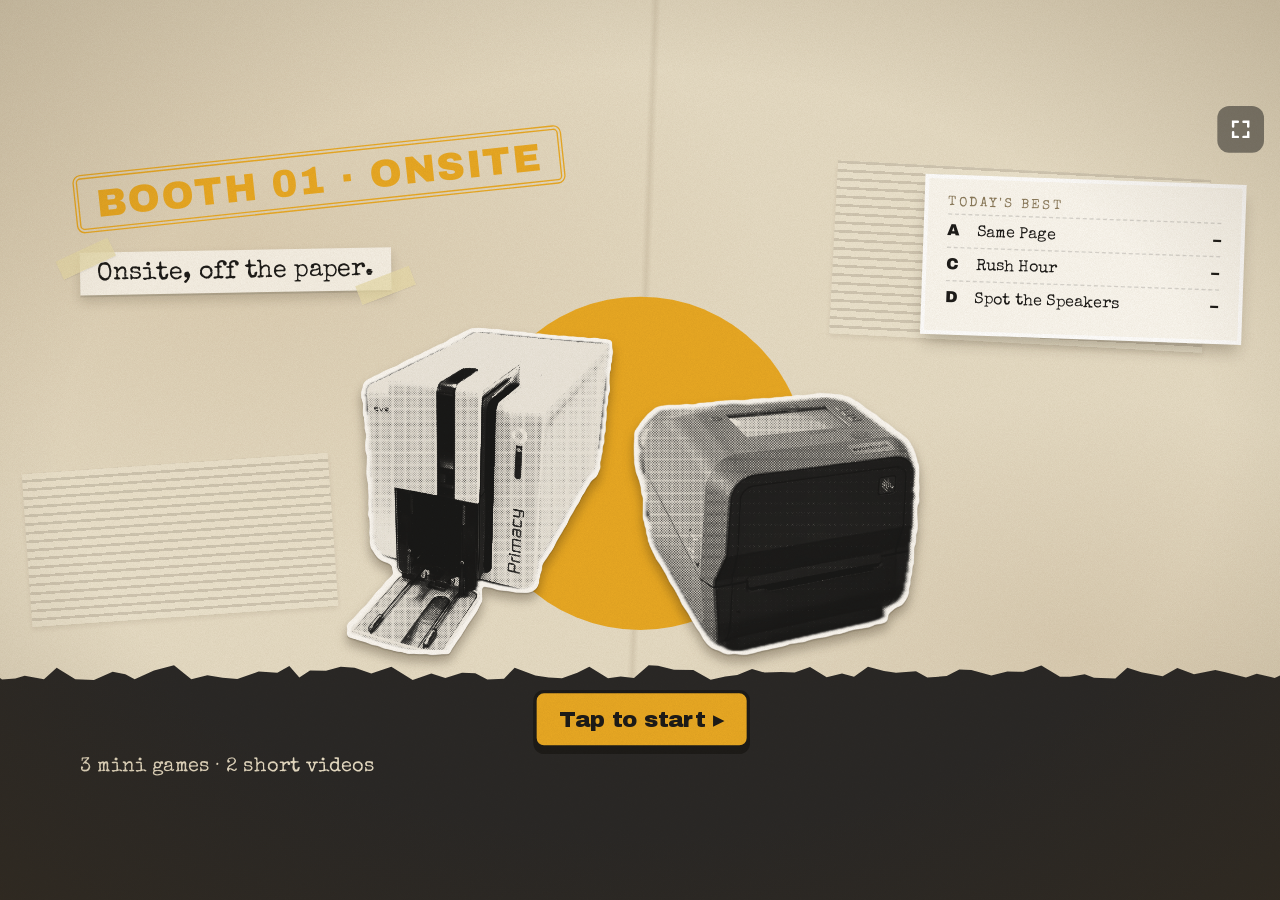
<file: onsite/booth/index.html>
<!doctype html>
<html lang="en">
<head>
<meta charset="utf-8">
<meta name="viewport" content="width=device-width, initial-scale=1, viewport-fit=cover">
<meta name="robots" content="noindex">
<meta name="apple-mobile-web-app-capable" content="yes">
<meta name="mobile-web-app-capable" content="yes">
<meta name="apple-mobile-web-app-status-bar-style" content="black-translucent">
<meta name="apple-mobile-web-app-title" content="Booth 01">
<title>Booth 01 · Onsite</title>
<link rel="icon" href="data:,">
<link rel="stylesheet" href="https://fonts.googleapis.com/css2?family=Special+Elite&family=Inter:wght@500;600;700;800&family=Outfit:wght@400;500;600;700;800&display=swap">
<link rel="stylesheet" href="../games/common.css">
<style>
/* Booth 01 · Onsite: the touchscreen. Start screen → a board of five tags → a short chapter → its mini game → back to the
   board (✓ played). Today's best score for each game shows on the board and the start screen. */
.layer{position:absolute;inset:0;z-index:5}
#ground{position:absolute;left:0;top:0;width:1920px;height:260px;z-index:4}
.sun{position:absolute;left:0;top:0;border-radius:50%;background:var(--mustard);z-index:3}
.tagc{position:absolute;left:0;top:0;width:300px;height:600px;background:#FBF8F1;box-shadow:0 0 0 6px #fff,0 16px 24px rgba(40,28,10,.28);cursor:pointer;z-index:20;box-sizing:border-box;padding:26px 26px 22px}
.tagc .lt{display:flex;align-items:center;gap:12px}
.tagc .lt b{width:62px;height:62px;border-radius:50%;background:var(--ink);color:var(--paper);font:400 36px/62px 'Archivo Black';text-align:center}
.tagc .lt i{font:800 17px Inter;letter-spacing:.14em;color:#fff;background:var(--red);border-radius:7px;padding:5px 9px;font-style:normal}
.tagc h3{margin:18px 0 0;font:400 34px/1.05 'Archivo Black'}
.tagc .ill{position:relative;height:222px;margin:12px -6px 8px}
.tagc .ill img{position:absolute}
.tagc p{margin:0;font:21px/1.3 'Special Elite'}
.tagc p span{display:block;font:400 19px/1.2 'Archivo Black';margin-bottom:4px}
.tagc .ft{position:absolute;left:26px;right:26px;bottom:20px;border-top:3px dashed rgba(0,0,0,.18);padding-top:12px}
.tagc .go{font:400 26px 'Archivo Black'}
.tagc .bt{font:19px 'Special Elite';color:#6b5d44;margin-top:4px;white-space:nowrap;overflow:hidden;text-overflow:ellipsis}
.tagc.done .go{color:var(--green)}
#hop{position:absolute;left:0;top:0;width:370px;height:670px;z-index:21;pointer-events:none;overflow:visible}
.best{position:absolute;left:0;top:0;width:470px;z-index:22;background:#FBF8F1;box-shadow:0 0 0 6px #fff,0 16px 24px rgba(40,28,10,.28);padding:26px 30px;box-sizing:border-box}
.best h4{margin:0 0 6px;font:500 20px 'Special Elite';letter-spacing:.18em;color:#8a7a5a}
.best div{display:flex;gap:14px;align-items:baseline;padding:10px 0;border-top:2px dashed rgba(0,0,0,.14);font:24px 'Special Elite'}
.best div b{font:400 24px 'Archivo Black';width:30px}.best div em{margin-left:auto;font-style:normal;font:400 24px 'Archivo Black'}
.pvc{position:absolute;left:0;top:0;width:208px;height:325px;transform-origin:0 0;border-radius:12px;overflow:hidden;box-shadow:0 0 0 3px #fff,0 8px 12px rgba(40,28,10,.22);z-index:20}
.conf{position:absolute;left:0;top:0;width:20px;height:20px;z-index:19;box-shadow:0 0 0 3px #fff}
.cutimg{position:absolute;left:0;top:0;z-index:10}
.ph{position:absolute;left:0;top:0;width:250px;height:470px;border-radius:36px;background:#22252C;box-shadow:0 0 0 4px #fff,0 16px 24px rgba(40,28,10,.32);z-index:12}
.ph .scr{position:absolute;inset:14px;border-radius:26px;background:#fff;overflow:hidden}
.kiosk{position:absolute;left:0;top:0;width:893px;height:932px;transform-origin:0 0;z-index:10}
.kiosk img{position:absolute;left:0;top:0;width:893px;height:932px}
.ui{position:absolute;left:0;top:0;width:300px;height:400px;background:#0E1124;color:#fff;font-family:Inter;overflow:hidden;text-align:center;transform-origin:0 0}
.ui .ev{position:absolute;left:12px;top:10px;font:700 11px Inter;opacity:.7;letter-spacing:.04em}
.ui h5{margin:84px 0 6px;font:800 40px/1 Inter}
.ui p{margin:0 22px;font:500 13px/1.35 Inter;opacity:.8}
.ui .b{margin:18px 20px 0;height:54px;border-radius:10px;background:#C8323C;display:flex;align-items:center;justify-content:center;font:800 19px Inter}
.ui .b.o{background:transparent;border:2px solid rgba(255,255,255,.35);height:44px;margin-top:10px;font-size:15px}
.ui .ok{width:84px;height:84px;margin:86px auto 10px;border-radius:50%;background:#22A06B;display:flex;align-items:center;justify-content:center;font:900 52px Inter}
.ui .face{width:150px;height:180px;margin:62px auto 8px;border-radius:50% 50% 46% 46%;border:4px dashed rgba(255,255,255,.6);overflow:hidden;background:#2A2E44}
.sect{position:absolute;left:0;top:0;z-index:22;background:var(--charcoal);color:#fff;font:400 24px 'Archivo Black';letter-spacing:.08em;padding:9px 16px 7px;box-shadow:0 0 0 4px #fff,0 6px 8px rgba(40,28,10,.25);white-space:nowrap}
.sect em{font:20px 'Special Elite';letter-spacing:0;font-style:normal;margin-left:10px;color:#E7DDC6}
.divide{position:absolute;left:0;top:0;width:30px;height:720px;z-index:19}
.tagc h3{font-size:28px}
.tagc .ill{height:196px}
.tagc p{font-size:19px}
.tagc p span{font-size:17px}
.playb{position:absolute;left:50%;top:50%;width:78px;height:78px;margin:-39px 0 0 -39px;border-radius:50%;background:var(--mustard);box-shadow:0 0 0 5px #fff,0 8px 12px rgba(40,28,10,.3);font:30px/78px Inter;text-align:center;color:var(--ink);padding-left:5px;box-sizing:border-box}
#vplay{position:absolute;inset:0;z-index:40;background:#000;display:none}
#vplay video{position:absolute;inset:0;width:1920px;height:1080px;translate:var(--sx,0px) var(--lift,0px)}   /* the black fills a wider/taller stage, the video sits in the middle */
#game{position:fixed;inset:0;width:100%;height:100%;border:0;display:none;z-index:100;background:#17140f}
/* full screen on a tablet: the first "Tap to start" asks for it; this button brings it back if someone leaves it */
#fsb{position:absolute;left:1826px;top:24px;z-index:55;width:70px;height:70px;border:0;border-radius:18px;padding:0;
  background:rgba(42,40,38,.55);color:#fff;display:none;align-items:center;justify-content:center;cursor:pointer}
#fsb svg{width:34px;height:34px}
#fsb.on{display:flex}
.turned.inapp #fsb{top:760px}   /* turned inside NookPass: low on the phone's left, clear of NookPass's QR button and of Start over */
/* upright phone (.port): the stage stands up (1080x1920); the turn-sideways button isn't needed there */
.port #fsb{left:716px}
.port .stamp{font-size:46px}
.port #vplay video{inset:auto;left:0;width:800px;height:450px}
/* upright board: compact tiles (name, picture, Play) instead of the wordy landscape tags */
.tagp{position:absolute;left:0;top:0;width:236px;height:360px;background:#FBF8F1;box-shadow:0 0 0 6px #fff,0 14px 20px rgba(40,28,10,.26);cursor:pointer;z-index:20;box-sizing:border-box;padding:18px 18px 16px}
.tagp .lt{display:flex;align-items:center;gap:10px}
.tagp .lt b{width:56px;height:56px;border-radius:50%;background:var(--ink);color:var(--paper);font:400 32px/56px 'Archivo Black';text-align:center}
.tagp .lt i{font:800 18px Inter;letter-spacing:.12em;color:#fff;background:var(--red);border-radius:7px;padding:5px 9px;font-style:normal}
.tagp h3{margin:12px 0 0;font:400 32px/1.05 'Archivo Black'}
.tagp .ill{position:absolute;left:10px;top:150px;width:300px;height:196px;transform:scale(.7);transform-origin:0 0}
.tagp .ill img{position:absolute}
.tagp .go{position:absolute;left:18px;right:18px;bottom:14px;border-top:3px dashed rgba(0,0,0,.18);padding-top:10px;font:400 28px 'Archivo Black'}
.tagp.done .go{color:var(--green)}
.port #hop{width:290px;height:430px}
#fsnote{position:absolute;right:24px;top:108px;z-index:55;background:#2A2826;color:#F5EFE1;font:22px 'Special Elite';padding:10px 16px;border-radius:10px;display:none}
</style>
</head>
<body>
<div id="stage">
  <div class="bg"></div>
  <div class="news" style="left:1250px;top:120px;width:560px;height:260px;transform:rotate(3deg)"></div>
  <div class="news" style="left:40px;top:560px;width:460px;height:230px;transform:rotate(-4deg)"></div>
  <div class="layer" id="L"></div>
  <div id="vplay"><video id="vid" playsinline preload="auto"></video></div>
  <div class="grain"></div><div class="vig"></div>
  <button id="fsb" aria-label="Full screen"><svg viewBox="0 0 24 24" fill="none" stroke="currentColor" stroke-width="2.6" stroke-linecap="round" aria-hidden="true"><path d="M4 9V4h5M20 9V4h-5M4 15v5h5M20 15v5h-5"/></svg></button>
  <div id="fsnote">Full screen isn't allowed in this browser</div>
</div>
<iframe id="game" allow="autoplay; fullscreen" title="Mini game"></iframe>
<script src="../games/common.js"></script>
<script>
const { $, place, tween, wait, strip, unstrip, stamp, wipe, button, sfx } = G;
const L = document.getElementById('L'), frame = document.getElementById('game'), IMG = '../games/assets/img/';
const BEAT = .531;
const NEWS = [...document.querySelectorAll('.news')], NEWS0 = NEWS.map(n => n.style.cssText);   // landscape positions
function placeNews() {   // upright: the newsprint scraps move into the narrower stage
  NEWS.forEach((n, i) => { n.style.cssText = NEWS0[i]; if (G.PORT) { const [l, t, w, h, r] = [[430, 110, 340, 150, 3], [20, 560, 300, 140, -4]][i]; Object.assign(n.style, { left: l + 'px', top: t + 'px', width: w + 'px', height: h + 'px', transform: `rotate(${r}deg)` }); } });
}
placeNews();
const PASS = (location.search.match(/[?&](port|land)\b/) || [''])[0].replace('&', '?');   // ?port / ?land (testing) carry on into the games
const TAGS = [
  { k: 'A', isNew: true, title: 'Table allocation', line: 'Move a guest. Who else finds out?', game: 'a', name: 'Same Page' },
  { k: 'C', isNew: true, title: 'Self check-in kiosk', line: 'Scan your ticket. Badge in seconds.', game: 'c', name: 'Rush Hour' },
  { k: 'D', isNew: true, title: 'Gold & white text', line: 'Find the speakers in the crowd.', game: 'd', name: 'Spot the Speakers' },
  { k: 'B', isNew: true, title: 'Full-colour PVC cards', line: 'Snap a photo, print the card on site.', video: 'media/video-b.mp4' },
  { k: 'E', isNew: false, title: 'Pick your badge box', line: 'Take home badges from real events.', video: 'media/video-e.mp4' },
];
const GAMES = TAGS.filter(t => t.game), VIDEOS = TAGS.filter(t => t.video);
let RUN = 0, screen = '', played = new Set(), hopT = null;

// ---------- pieces ----------
function torn(y0, jag = 22, h = 260, w = 1920) {
  let d = `M0 ${h} L0 ${y0}`; for (let x = 0; x <= w; x += 14 + G.rnd() * 18) d += ` L${x.toFixed(0)} ${(y0 + (G.rnd() - .5) * jag).toFixed(1)}`;
  return d + ` L${w} ${y0} L${w} ${h} Z`;
}
function ground(y) {   // upright: the torn ground runs down to the bottom of the screen (the buttons and lines sit on it)
  // landscape: past the bottom and 400 past each side, so a taller or wider full-screen stage stays grounded (the stage clips it)
  const h = G.PORT ? G.H - y + 20 : 660, w = G.PORT ? 1920 : 2720, g = $(`<svg id="ground" viewBox="0 0 ${w} ${h}" style="height:${h}px;width:${w}px"><path fill="#2A2826" d="${torn(34, 22, h, w)}"/></svg>`, L); place(g, G.PORT ? 0 : -400, y); return g;
}
function sun(x, y, r) { const s = $(`<div class="sun" style="width:${r * 2}px;height:${r * 2}px"></div>`, L); place(s, x - r, y - r); return s; }
function cut(parent, src, x, y, w, r = 0, z = 10) { if (typeof parent === 'string') return cut(L, parent, src, x, y, w, r); const i = $(`<img class="cut cutimg" src="${IMG}${src}" alt="" style="width:${w}px;z-index:${z}">`, parent); place(i, x, y, r); return i; }
let DROP = G.P(1100, G.H + 300);   // how far above its place a piece waits before it drops in
async function drop(el, x, y, r = 0) { place(el, x, y - DROP, r); await tween(.42, e => place(el, x, y - DROP * (1 - e), r), 'out'); sfx('paper', -10); }
const bestOf = g => { const rows = G.lb.load(g.toUpperCase()); return rows[0] || null; };
function clearScreen() {
  RUN++; clearInterval(hopT); L.innerHTML = '';
  G.stage.querySelectorAll('.strip,.stamp,.btn').forEach(e => e.remove());
  if (vplay && vplay.style.display === 'block' && screen !== 'video') { vid.pause(); vplay.style.display = 'none'; }
}
// idle on the board or a chapter: back to the start screen for the next visitor
let idleT = null;
const armIdle = () => { clearTimeout(idleT); if (screen === 'board' || screen === 'chapter' || screen === 'videoEnd') idleT = setTimeout(() => { if (screen === 'videoEnd') endVideo({ k: '' }, false); attract(true); }, 30000); };
addEventListener('pointerdown', armIdle);

// ---------- full screen (iPad Safari needs the webkit names; iPhone has none, so the button stays hidden there) ----------
const root = document.documentElement, fsb = document.getElementById('fsb');
if (window.self !== window.top) root.classList.add('inapp');
const fsOK = !!(document.fullscreenEnabled || document.webkitFullscreenEnabled);
const fsOn = () => !!(document.fullscreenElement || document.webkitFullscreenElement);
let fsRefused = false;
function goFull(fromButton) {
  if (!fsOK || fsOn() || fsRefused) return;
  let settled = false;
  const refused = () => {
    if (settled || fsOn()) return; settled = true;
    if (!fromButton) return;                                                             // the automatic try on "Tap to start": keep the button
    if (window.self !== window.top && (matchMedia('(pointer: coarse)').matches || navigator.maxTouchPoints > 1) && innerHeight > innerWidth) { G.turnHint(); return; }   // in NookPass: stay in the app, turn sideways inside its frame
    fsRefused = true; fsSync();                                                          // anywhere else: say so once and hide the button
    const n = document.getElementById('fsnote'); n.style.display = 'block'; setTimeout(() => n.style.display = 'none', 2600);
  };
  if (!root.requestFullscreen) document.addEventListener('webkitfullscreenerror', refused, { once: true });   // older iPads: no promise, an event
  try { const p = (root.requestFullscreen || root.webkitRequestFullscreen).call(root); if (p && p.catch) p.catch(refused); } catch (e) { refused(); }
  setTimeout(refused, 1500);                                                             // some hosts never answer: treat silence as a no
}
// iPhone: no full screen at all, so the button turns the booth sideways to fill the upright phone. Inside NookPass it turns
// inside NookPass's frame (never opens a new page, so attendees stay in the app); tap again to turn it back
const PHONE = !fsOK && (matchMedia('(pointer: coarse)').matches || navigator.maxTouchPoints > 1);
function turnPhone(on) { G.rot = on; G.fit(); fsSync(); }
// A phone held upright opens in the upright layout; the same button swaps to the sideways (landscape) view and back.
// The two views are different layouts, so swapping reloads the booth in the other one and comes back to the same screen.
const UPRIGHT = () => innerHeight > innerWidth;
const fsSync = () => fsb.classList.toggle('on', ((fsOK && !fsRefused && !fsOn()) || (PHONE && (G.PORT || G.rot) && UPRIGHT())) && (screen === 'attract' || screen === 'board'));   // never over a game's or video's own buttons
function swapView() {   // the state rides in the address (storage can be blocked inside NookPass's frame)
  const u = new URL(location.href); if (G.rot) u.searchParams.delete('turn'); else u.searchParams.set('turn', '1');
  u.searchParams.set('played', [...played].join('') || '-'); u.searchParams.set('at', screen === 'board' ? 'board' : screen === 'game' && curT ? 'game-' + curT.game : 'start');
  location.replace(u.toString());
}
fsb.addEventListener('click', () => {
  if (PHONE) return G.turnHint();       // iPhone: pages can't go full screen; turning the phone gives the edge-to-edge horizontal view
  goFull(true);                          // iPad and laptop: real full screen (no address bar)
  if (TABLET && UPRIGHT()) G.turnHint(); // an upright iPad: then turn it for the horizontal view
});
if (PHONE && /[?&]turn/.test(location.search)) turnPhone(true);
document.addEventListener('fullscreenchange', fsSync); document.addEventListener('webkitfullscreenchange', fsSync); fsSync();
const TABLET = matchMedia('(pointer: coarse)').matches || navigator.maxTouchPoints > 1 || /[?&]kiosk/.test(location.search);   // iPad Safari calls itself a Mac but has touch points

// ---------- the start screen ----------
function attract(reset) {
  clearScreen(); screen = 'attract'; fsSync(); clearTimeout(idleT);
  if (reset) played.clear();
  // upright: printers on the ground at 62% of the height, smaller (3/4), the scores card and Tap to start below
  const gy = G.P(840, Math.round(G.H * .62)), PV = G.P([520, 950, 960, 560, 250, 400, 430], [50, 400, 400, gy - 250, 200, 300, 322]);   // ground; printer x's; sun centre, radius; printer widths
  const ph = [492 * PV[5] / 400, 394 * PV[6] / 430];                                                                                // printer heights
  ground(gy); sun(PV[2], PV[3], PV[4]);
  const pv = cut('printer-pvc.png', PV[0], gy + 8 - ph[0], PV[5], 0, 10), bp = cut('printer-badge.png', PV[1], gy + 8 - ph[1], PV[6], 0, 11);
  $('<div class="stamp" style="color:var(--mustard)">BOOTH 01 · ONSITE</div>', L); G.stage.querySelector('#L .stamp').style.transform = `translate(${G.P(110, 40)}px,${G.P(90, 70)}px) rotate(-6deg)`;
  const st = $('<div class="strip"><span>Onsite, off the paper.</span><i class="tape" style="left:-34px;top:-6px;transform:rotate(-24deg)"></i><i class="tape" style="right:-34px;bottom:-8px;transform:rotate(-20deg)"></i></div>', L);
  place(st, G.P(120, 50), G.P(240, 190), -1);
  const rows = TAGS.filter(t => t.game).map(t => { const b = bestOf(t.game); return `<div><b>${t.k}</b>${t.name}<em>${b ? b.ini + ' · ' + b.label : '–'}</em></div>`; }).join('');
  const best = $(`<div class="best"><h4>TODAY'S BEST</h4>${rows}</div>`, L); place(best, G.P(1390, 165), G.P(140, gy + 40), 2);
  if (!G.PORT) { const tp = $(`<div style="position:absolute;left:0;top:0;font:30px Special Elite;color:#E7DDC6;z-index:6">${GAMES.length} mini games · ${VIDEOS.length} short videos</div>`, L); place(tp, 120, 1000); }
  const b = button('Tap to start ▸', 800, 900, async () => { if (TABLET) goFull(); await G.audio(); G.music('loop.wav', -18); board(); }, true); L.appendChild(b);
  if (G.PORT) place(b, G.cx(b), G.H - 165);
  // the printers breathe on the beat
  const run = RUN; let k = 0;
  hopT = setInterval(() => { if (run !== RUN) return; k++; const s = k % 2 ? 1.015 : 1; pv.style.transform = `translate(${PV[0]}px,${gy + 8 - ph[0] - (s - 1) * 400}px) scale(${s})`; bp.style.transform = `translate(${PV[1]}px,${gy + 8 - ph[1] - (s - 1) * 300}px) scale(${2 - s})`; }, BEAT * 1000);
}

// ---------- the board ----------
function illus(t) {
  if (t.k === 'A') return `<svg viewBox="0 0 280 250" width="220" height="196" style="position:absolute;left:30px;top:0">
    <rect x="6" y="20" width="200" height="200" fill="#F5EFE1" stroke="#1D1B18" stroke-width="3"/>
    ${[[50, 70], [110, 70], [170, 70], [50, 150], [110, 150], [170, 150]].map(([x, y], i) => `<circle cx="${x}" cy="${y}" r="22" fill="#fff" stroke="${i === 4 ? '#E9A923' : '#3B40D8'}" stroke-width="${i === 4 ? 6 : 3}"/>`).join('')}
    <path d="M110 214 V186 H110 V172" stroke="#E9A923" stroke-width="4" stroke-dasharray="5 6" fill="none"/>
    <rect x="196" y="70" width="78" height="150" rx="16" fill="#22252C" stroke="#fff" stroke-width="4"/><rect x="204" y="80" width="62" height="130" rx="10" fill="#fff"/>
    <rect x="204" y="80" width="62" height="18" fill="#2F6BEF"/><text x="235" y="140" text-anchor="middle" font-family="Archivo Black" font-size="34" fill="#1D1B18">4</text>
    <rect x="210" y="160" width="50" height="16" rx="4" fill="#E9A923"/></svg>`;
  if (t.k === 'B') return `<img src="${IMG}printer-pvc.png" style="left:80px;top:2px;height:186px" class="cut"><span class="playb">▶</span>`;
  if (t.k === 'C') return `<img src="${IMG}kiosk.png" style="left:62px;top:4px;width:178px" class="cut">`;
  if (t.k === 'D') return `<img src="${IMG}badge-white.png" style="left:30px;top:8px;height:172px;transform:rotate(-7deg)" class="cut"><img src="${IMG}badge-gold.png" style="left:128px;top:14px;height:172px;transform:rotate(6deg)" class="cut">`;
  if (t.k === 'E') return `<img src="${IMG}badge-microsoft.png" style="left:14px;top:22px;height:150px;transform:rotate(-12deg)" class="cut"><img src="${IMG}badge-servicenow.png" style="left:130px;top:22px;height:150px;transform:rotate(12deg)" class="cut"><img src="${IMG}badge-google.png" style="left:72px;top:8px;height:166px" class="cut"><span class="playb">▶</span>`;
  return `<img src="${IMG}badge-microsoft.png" style="left:10px;top:24px;height:176px;transform:rotate(-12deg)" class="cut"><img src="${IMG}badge-servicenow.png" style="left:150px;top:24px;height:176px;transform:rotate(12deg)" class="cut"><img src="${IMG}badge-google.png" style="left:76px;top:8px;height:190px" class="cut">`;
}
async function board(fromGame) {
  clearScreen(); screen = 'board'; fsSync(); armIdle();
  const run = RUN;
  const s = strip('Pick one to see it work.', G.P(90, 24), G.P(40, 24), { rot: -1 });
  const ex = G.PORT ? Math.max(0, G.H - 1195) : 0;            // upright: extra height on taller phones spreads the rows
  const hg = $(`<div class="sect">GAMES${G.PORT ? '' : " <em>play &amp; beat today's best</em>"}</div>`, L); place(hg, G.P(117, 24), G.P(138, 132 + ex * .12), -1);
  const hv = $(`<div class="sect">VIDEOS <em>${G.PORT ? '21 s' : '21 seconds each'}</em></div>`, L); place(hv, G.P(1177, 24), G.P(138, 592 + ex * .3), 1);   // upright: games on top, videos below
  if (!G.PORT) $(`<svg class="divide" viewBox="0 0 30 720"><path fill="#2A2826" d="M8 0 ${Array.from({ length: 37 }, (_, k) => `L${(8 + (G.rnd() - .5) * 8).toFixed(1)} ${k * 20}`).join(' ')} L22 720 ${Array.from({ length: 37 }, (_, k) => `L${(22 + (G.rnd() - .5) * 8).toFixed(1)} ${720 - k * 20}`).join(' ')} Z"/></svg>`, L).style.transform = 'translate(1121px,150px)';
  const cards = TAGS.map((t, i) => {
    const b = t.game ? bestOf(t.game) : null, done = played.has(t.k);
    const c = G.PORT ? $(`<div class="tagp${done ? ' done' : ''}"><div class="lt"><b>${t.k}</b>${t.isNew ? '<i>NEW</i>' : ''}</div><h3>${t.game ? t.name : t.k === 'B' ? 'PVC cards' : 'Badge box'}</h3>
      <div class="ill">${illus(t)}</div><div class="go">${done ? '✓ ' + (t.game ? 'Played' : 'Watched') : t.game ? '▸ Play' : '▸ Watch'}</div></div>`, L)
      : $(`<div class="tagc${done ? ' done' : ''}${t.video ? ' vid' : ''}"><div class="lt"><b>${t.k}</b>${t.isNew ? '<i>NEW</i>' : ''}</div><h3>${t.title}</h3>
      <div class="ill">${illus(t)}</div><p><span>${t.game ? 'Game: ' + t.name : 'Video · 21 s'}</span>${t.line}</p>
      <div class="ft"><div class="go">${done ? '✓ ' + (t.game ? 'Played' : 'Watched') : t.game ? '▸ Play' : '▸ Watch'}</div>
      <div class="bt">${t.game ? (b ? `Best today: ${b.ini} · ${b.label}` : 'Best today: be the first') : t.k === 'E' ? 'Then pick yours here' : 'Then try it at the booth'}</div></div></div>`, L);
    // games on the left, videos on the right, a torn line between them
    const gi = GAMES.indexOf(t), vi = VIDEOS.indexOf(t);
    const x = G.PORT ? 24 + (t.game ? gi : vi) * 256 : t.game ? 117 + gi * 325 : 1177 + vi * 325, y = G.PORT ? (t.game ? 190 + ex * .12 : 650 + ex * .3) : 215, r = [-1.5, 1, -.5, 1.5, -1][i];
    place(c, x, y - DROP, r);                // wait above the screen until its turn to drop (not at the top-left corner)
    c.addEventListener('pointerup', () => { if (screen === 'board') { sfx('click', -10); t.video ? playVideo(t) : chapter(t); } });
    $(`<i class="tape" style="left:${G.P(120, 75)}px;top:-16px;transform:rotate(${r * 4}deg)"></i>`, c);
    return { c, x, y, r };
  });
  // the tags drop in one per eighth note
  for (const [i, k] of cards.entries()) { if (run !== RUN) return; drop(k.c, k.x, k.y, k.r); await wait(BEAT * 500); }
  if (run !== RUN) return;
  const ring = $(`<svg id="hop" viewBox="0 0 400 680"><ellipse cx="200" cy="340" rx="190" ry="330" fill="none" stroke="#E9A923" stroke-width="9" stroke-dasharray="1200" stroke-linecap="round" transform="rotate(-3 200 340)"/></svg>`, L);
  let h = 0; const hop = () => { const k = cards[h % cards.length]; place(ring, k.x - G.P(35, 27), k.y - G.P(35, 35), 0); h++; };
  hop(); hopT = setInterval(() => { if (run === RUN) hop(); }, BEAT * 2000);
  const so = button('Start over', G.P(1640, 24), G.P(940, G.H - 120), () => attract(true)); L.appendChild(so);
  await s;
}

// ---------- a chapter (a live stand-in until the chapter films are cut) ----------
const CH = {
  A: { stamp: 'NEW · TABLE ALLOCATION', lines: ['You check the plan with 3 people…', '…and get back 3 different copies.', 'EventNook: everyone has the right one.', 'Guests find their own seat on NookPass.'] },
  B: { stamp: 'NEW · FULL-COLOUR PVC', lines: ['Your whole design, printed on site.', "Even each guest's headshot.", 'Credit-card quality. Built to last.'] },
  C: { stamp: 'NEW · SELF CHECK-IN KIOSK', lines: ['Guests check themselves in.', 'Scan your ticket. The badge prints.', 'PVC? Snap your headshot right there.'] },
  D: { stamp: 'NEW · GOLD & WHITE TEXT', lines: ['Not just black.', 'Gold and white text that stands out.', 'Badges worth keeping after the event.'] },
  E: { stamp: 'YOUR BADGE BOX', lines: ['Badges from Google, AWS and Microsoft events.', 'For a client pitch. A keepsake.', 'Ideas for your own event.'] },
};
const SHORT = { A: ['Three copies. Three answers.', 'EventNook: one live plan.'], B: ['Your design, printed on site.', 'Credit-card quality.'],
  C: ['Guests check themselves in.', 'Scan. The badge prints.'], D: ['Not just black.', 'Gold and white text stands out.'], E: ['Real badges from real events.', 'Pick yours at the counter.'] };
const MF = `<div style="position:relative;width:208px;height:325px;overflow:hidden;background:#FFFFFF;font-family:'Outfit',system-ui,sans-serif;color:#1F2937">
<div style="position:absolute;right:-46px;top:-46px;width:130px;height:130px;border-radius:50%;background:#2563EB"></div>
<div style="position:absolute;left:-38px;top:140px;width:76px;height:76px;border-radius:50%;background:#F5B400"></div>
<svg width="30" height="30" viewBox="0 0 30 30" style="position:absolute;right:12px;top:150px;transform:rotate(14deg)"><path d="M15 2L28 27H2z" fill="#EF4444"/></svg>
<div style="position:absolute;right:-40px;bottom:-40px;width:112px;height:112px;border-radius:50%;background:#16A34A"></div>
<div style="position:absolute;inset:0;box-sizing:border-box;padding:28px 14px 14px;display:flex;flex-direction:column">
<div style="display:flex;align-items:center;gap:6px"><div style="display:grid;grid-template-columns:repeat(2,1fr);gap:2px;width:14px">
<div style="width:6px;height:6px;border-radius:50%;background:#2563EB"></div><div style="width:6px;height:6px;border-radius:50%;background:#EF4444"></div>
<div style="width:6px;height:6px;border-radius:50%;background:#F5B400"></div><div style="width:6px;height:6px;border-radius:50%;background:#16A34A"></div></div>
<div style="font-size:13px;font-weight:800;letter-spacing:-0.02em;line-height:1">makers fest <span style="color:#2563EB">'26</span></div></div>
<div style="margin-top:16px;align-self:center;width:104px;height:104px;border-radius:50%;padding:4px;box-sizing:border-box;background:conic-gradient(#2563EB 0 25%,#EF4444 0 50%,#F5B400 0 75%,#16A34A 0)">
<img src="${IMG}headshot-lucas-colour.png" alt="" style="display:block;width:96px;height:96px;border-radius:50%;object-fit:cover;border:3px solid #FFFFFF;box-sizing:border-box"></div>
<div style="margin-top:10px;font-size:19px;font-weight:700;line-height:1.1;letter-spacing:-0.02em;text-align:center">Lucas Moreau</div>
<div style="margin-top:3px;font-size:9px;color:#4B5563;text-align:center">Developer Advocate</div>
<div style="margin-top:1px;font-size:9px;font-weight:600;color:#2563EB;text-align:center">Pixelwork Labs</div>
<div style="flex:1"></div>
<div style="display:flex;align-items:flex-end;justify-content:space-between;gap:8px"><div style="display:flex;flex-direction:column;gap:6px">
<div style="align-self:flex-start;padding:4px 10px;border-radius:999px;background:#EF4444;color:#FFFFFF;font-weight:700;font-size:8px;letter-spacing:0.1em">SPEAKER</div>
<div style="font-size:7.5px;line-height:1.4;font-weight:500;color:#374151">12 DEC 2026<br>SINGAPORE</div></div>
<div style="width:48px;height:48px;padding:4px;box-sizing:border-box;border-radius:10px;background:#FFFFFF;border:2px solid #1F2937;
 background-image:repeating-conic-gradient(#1F2937 0 25%,#fff 0 50%);background-size:8px 8px;background-clip:content-box"></div></div></div></div>`;
// the kiosk (the real tablet + printer cut-out) with its welcome screen drawn in perspective over the tablet
const KQ = [[54, 177], [273, 40], [551, 488], [387, 716]], KSLOT = [745, 515];
function homography(el, w, h, P) {
  const [[x0, y0], [x1, y1], [x2, y2], [x3, y3]] = P;
  const sx = x0 - x1 + x2 - x3, sy = y0 - y1 + y2 - y3, dx1 = x1 - x2, dx2 = x3 - x2, dy1 = y1 - y2, dy2 = y3 - y2, den = dx1 * dy2 - dx2 * dy1;
  const g = (sx * dy2 - dx2 * sy) / den, h2 = (dx1 * sy - sx * dy1) / den;
  const a = x1 - x0 + g * x1, b = x3 - x0 + h2 * x3, d = y1 - y0 + g * y1, e = y3 - y0 + h2 * y3;
  el.style.transform = `matrix3d(${a / w},${d / w},0,${g / w},${b / h},${e / h},0,${h2 / h},0,0,1,0,${x0},${y0},0,1)`;
}
const KUI = {
  welcome: () => `<div class="ev">EventNook NEXT</div><h5>Welcome</h5><p>Scan the QR code on your ticket to check in.</p><div class="b">Scan your ticket</div><div class="b o">Find my registration</div>`,
  ok: n => `<div class="ev">EventNook NEXT</div><div class="ok">✓</div><h5 style="margin:0 0 8px;font-size:30px">Hi, ${n}!</h5><p>Printing your badge…</p>`,
  photo: () => `<div class="ev">EventNook NEXT</div><div class="face"></div><h5 style="margin:0 0 6px;font-size:26px">Let's take your photo</h5><div class="b">Take my photo</div>`,
  shot: o => `<div class="ev">EventNook NEXT</div><div class="face" style="border-style:solid;border-color:#22A06B">${G.headSVG(o, '#2A2E44')}</div><h5 style="margin:0 0 6px;font-size:26px">Looks great!</h5><div class="b">Check in</div>`,
};
let HL = null;   // the hero layer (see chapter)
async function hero(k, run, step) {          // step 0: lands with the first line; 1 and 2: something new with each line
  if (k === 'A') {
    const P = [['CLIENT', 4, -5, { skin: '#F2C7A5', shirt: '#7A6250', hair: 'bob', hairC: '#2B2230' }], ['MANAGER', 7, 3, { skin: '#8D5A3B', shirt: '#3A3836', hair: 'short', hairC: '#1E1A1A', glasses: true }],
      ['VENUE', 2, -2, { skin: '#E9B892', shirt: '#4A5568', hair: 'curly', hairC: '#3A2A22' }]];
    if (step === 0) {                          // three paper copies, one from each person you checked with
      for (const [i, [who, t, r, look]] of P.entries()) {
        const c = $(`<div class="acopy" style="position:absolute;left:0;top:0;width:330px;height:430px;background:#FBF8F1;box-shadow:0 0 0 5px #fff,0 14px 22px rgba(40,28,10,.28);z-index:${10 + i};padding:16px;box-sizing:border-box">
          <div style="display:flex;align-items:center;gap:10px;font:400 20px 'Archivo Black'"><i style="width:46px;height:46px;border-radius:50%;overflow:hidden;box-shadow:0 0 0 3px #fff,0 0 0 5px #1D1B18">${G.headSVG(look)}</i>${who}'S COPY</div>
          <svg viewBox="0 0 300 200" style="width:298px;height:200px;margin-top:12px">${[[50, 60], [150, 60], [250, 60], [50, 150], [150, 150], [250, 150]].map(([x, y], j) => `<circle cx="${x}" cy="${y}" r="30" fill="#fff" stroke="#1D1B18" stroke-width="3"/><text x="${x}" y="${y + 9}" text-anchor="middle" font-family="Archivo Black" font-size="24">${[1, 2, 4, 5, 6, 7][j]}</text>`).join('')}
            <path d="M20 190 q60 -30 110 -6" stroke="#C8321E" stroke-width="4" fill="none"/></svg>
          <div style="font:24px 'Special Elite';margin-top:6px">Tan W. (VIP) →</div><div style="font:400 64px/1 'Archivo Black'">Table ${t}</div></div>`, HL);
        c.classList.add('acp'); await drop(c, 960 + i * 300, 230 + i * 40, r);
      }
    } else if (step === 1) {
      HL.querySelectorAll('.acp').forEach((c, i) => setTimeout(() => { const q = $('<div class="aq" style="position:absolute;left:0;top:0;z-index:30;color:#C8321E;font:400 90px Archivo Black">?</div>', HL); place(q, 1200 + i * 300, 560 + i * 40, -10 + i * 8); sfx('pop', -12); G.boing(); }, i * 260));
      await wait(800); HL.appendChild(await stamp('WHICH ONE IS RIGHT?', 980, 760, 'var(--red)', -5, 40, HL));
    } else if (step === 2) {                   // the paper is crumpled away, one live plan lands
      const old = [...HL.querySelectorAll('.acp,.aq,.stamp')].filter(e => !/TABLE ALLOCATION/.test(e.textContent));
      sfx('scribble', -10); sfx('rip', -12);
      await tween(.4, e => old.forEach((o, i) => { o.style.transform = `translate(${1300 + i * 40 - 300 * e}px,${400 + 700 * e}px) rotate(${200 * e}deg) scale(${1 - .8 * e})`; }), 'in');
      old.forEach(o => o.remove());
      const p = $(`<svg class="cutimg" viewBox="0 0 640 440" style="width:640px;height:440px;z-index:10"><rect x="8" y="8" width="624" height="424" fill="#FFFFFF" stroke="#fff" stroke-width="12"/>
        <rect x="8" y="8" width="624" height="424" fill="none" stroke="rgba(0,0,0,.12)" stroke-width="2"/><rect x="40" y="30" width="560" height="34" rx="6" fill="#E8E9FB"/>
        <text x="320" y="54" text-anchor="middle" font-family="Inter" font-weight="700" font-size="18" fill="#555">STAGE</text>
        ${[[120, 150], [250, 150], [380, 150], [510, 150], [120, 300], [250, 300], [380, 300], [510, 300]].map(([x, y], i) => `<circle cx="${x}" cy="${y}" r="44" fill="#fff" stroke="${i === 3 ? '#E9A923' : '#3B40D8'}" stroke-width="${i === 3 ? 7 : 4}"/><text x="${x}" y="${y + 12}" text-anchor="middle" font-family="Archivo Black" font-size="32" fill="#3B40D8">${i + 1}</text>`).join('')}
        <path id="way" d="M315 430 V225 H510 V200" stroke="#E9A923" stroke-width="7" stroke-dasharray="10 10" fill="none" stroke-linecap="round"/></svg>`, HL);
      p.style.boxShadow = '0 16px 26px rgba(40,28,10,.3)'; await drop(p, 1000, 260, -1); p.querySelector('#way').style.opacity = 0;
      for (const [i, [who, , , look]] of P.entries()) {           // the same three people, all looking at the same plan
        const t = $(`<div style="position:absolute;left:0;top:0;z-index:12;display:flex;align-items:center;gap:8px;background:#fff;border-radius:999px;padding:5px 14px 5px 5px;font:700 17px Inter;box-shadow:0 0 0 3px #3B40D8,0 6px 10px rgba(40,28,10,.2)"><i style="width:38px;height:38px;border-radius:50%;overflow:hidden">${G.headSVG(look)}</i>${who} · Table 4 ✓</div>`, HL);
        place(t, 975 + i * 210, 715, 0); sfx('pop', -14); await wait(160);
      }
    } else {
      const ph = $(`<div class="ph"><div class="scr"><div style="background:#2F6BEF;color:#fff;font:700 17px Inter;padding:12px 14px">NookPass · My seat</div>
        <div style="padding:14px 16px 0;font:600 16px Inter;color:#666">Your table</div><div style="padding:0 16px;font:900 92px/1 'Archivo Black'">4</div>
        <div style="margin:14px 16px;background:#E9A923;border-radius:12px;padding:12px;text-align:center;font:700 18px Inter">Show me the way</div></div></div>`, HL);
      place(ph, 2000, 300, 4); sfx("whoosh-short", -12); await tween(.3, e => place(ph, 2000 - 345 * e, 300, 4), "out"); G.ping();
      const w = HL.querySelector('#way'); if (!w) return; const len = w.getTotalLength(); w.style.opacity = 1; w.style.strokeDasharray = len; w.style.strokeDashoffset = len;
      sfx('scribble', -14); await tween(1, e => w.style.strokeDashoffset = len * (1 - e), 'linear'); w.style.strokeDasharray = '10 10'; w.style.strokeDashoffset = 0;
    }
  } else if (k === 'B') {
    if (step === 0) { const p = cut(HL, 'printer-pvc.png', 1060, 860 - 553, 450, 0, 10); p.id = 'hp'; await drop(p, 1060, 860 - 553, 0); }
    else if (step === 1) {
      G.whirr(.8, -14); await wait(800); if (run !== RUN) return;
      const c = $(`<div class="pvc">${MF}</div>`, HL); const ox = 1060 + 390 * .437 - 30, oy = 860 - 553 + 1010 * .437 - 20;
      for (let i = 0; i < 14; i++) { const k2 = $(`<div class="conf" style="background:${['#2563EB', '#EF4444', '#F5B400', '#16A34A'][i % 4]}"></div>`, HL), a = -Math.PI * (.1 + .8 * i / 13), r = 160 + G.rnd() * 120;
        tween(.6, e => { place(k2, ox + Math.cos(a) * r * e, oy + Math.sin(a) * r * e + 160 * e * e, 220 * e); k2.style.opacity = 1 - e * e; }).then(() => k2.remove()); }
      sfx('sparkle', -8); sfx('pop', -8);
      await tween(.45, e => place(c, ox + (1470 - ox) * e, oy + (190 - oy) * e - Math.sin(e * Math.PI) * 120, 6 * e, .3 + 1.05 * e), 'inout');
    } else {
      const r = $(`<svg class="cutimg" viewBox="0 0 220 220" style="width:220px;height:220px;z-index:22"><circle cx="110" cy="110" r="96" fill="none" stroke="#E9A923" stroke-width="9" stroke-dasharray="620" stroke-dashoffset="620" stroke-linecap="round"/></svg>`, HL);
      place(r, 1600 - 110, 330 - 110, 0); const ci = r.querySelector('circle'); sfx('scribble', -12); await tween(.4, e => ci.setAttribute('stroke-dashoffset', 620 * (1 - e)));
    }
  } else if (k === 'C') {
    const S = .62, X = 1060, Y = 860 - 932 * S + 12;
    if (step === 0) {
      const kz = $(`<div class="kiosk"><img class="cut" src="${IMG}kiosk.png" alt=""><div class="ui"></div></div>`, HL); kz.id = 'kz';
      kz._ui = kz.querySelector('.ui'); homography(kz._ui, 300, 400, KQ); kz._ui.innerHTML = KUI.welcome();
      place(kz, X, Y - 1100); kz.style.transform += ` scale(${S})`;
      await tween(.42, e => { kz.style.transform = `translate(${X}px,${Y - 1100 * (1 - e)}px) scale(${S})`; }, 'out'); sfx('paper', -10);
    } else if (step === 1) {
      const kz = HL.querySelector('#kz'); if (!kz) return;
      const ph = $('<div style="position:absolute;left:0;top:0;width:70px;height:118px;border-radius:14px;background:#22252C;box-shadow:0 0 0 4px #fff;z-index:12"><div style="position:absolute;inset:16px 8px;background:#fff repeating-conic-gradient(#1D1B18 0 25%,#fff 0 50%);background-size:10px 10px;border-radius:3px"></div></div>', HL);
      sfx('whoosh-short', -14); await tween(.3, e => place(ph, 1700 - 400 * e, 560 - 80 * e, -14), 'out');
      G.beep(); kz._ui.innerHTML = KUI.ok('Lucas'); await wait(250); ph.remove();
      const f = $(`<div style="position:absolute;left:0;top:0;width:140px;height:190px;overflow:hidden;z-index:11"><div style="position:absolute;left:8px;top:-180px;width:124px;height:170px;background:#fff;box-shadow:0 0 0 1px rgba(0,0,0,.2);text-align:center;padding-top:40px;box-sizing:border-box;font:800 17px Inter">LUCAS M.<div style="font:600 11px Inter;letter-spacing:.14em;color:#555;margin-top:5px">SPEAKER</div></div></div>`, HL);
      place(f, X + KSLOT[0] * S - 70, Y + KSLOT[1] * S); const bd = f.firstChild; G.whirr(.6, -14);
      await tween(.6, e => bd.style.top = (-180 + 180 * e) + 'px', 'linear'); sfx('pop', -12);
    } else {
      const kz = HL.querySelector('#kz'); if (!kz) return;
      kz._ui.innerHTML = KUI.photo(); sfx('pop', -14); await wait(700); if (run !== RUN) return;
      const fl = $('<div style="position:absolute;inset:0;background:#fff;z-index:60;pointer-events:none"></div>', L); sfx('click', -4); setTimeout(G.snip, 50);
      await tween(.4, e => fl.style.opacity = 1 - e, 'out', false); fl.remove();
      kz._ui.innerHTML = KUI.shot({ skin: '#E9B892', shirt: '#4A5568', hair: 'curly', hairC: '#3A2A22', glasses: true }); sfx('sparkle', -12);
    }
  } else if (k === 'D') {
    if (step === 0) { const w = cut(HL, 'badge-white.png', 1040, 230, 320, -6, 10); await drop(w, 1040, 230, -6); }
    else if (step === 1) { const g = cut(HL, 'badge-gold.png', 1400, 250, 320, 5, 11); g.id = 'gb'; await drop(g, 1400, 250, 5); }
    else {
      const sh = $(`<div style="position:absolute;left:0;top:0;width:120px;height:440px;z-index:12;background:linear-gradient(90deg,transparent,rgba(255,240,190,.7),transparent);mix-blend-mode:screen;pointer-events:none"></div>`, HL);
      sfx('sparkle', -8); await tween(.7, e => place(sh, 1380 + 360 * e, 280, 12), 'inout'); sh.remove();
    }
  } else {
    const B = ['apple', 'microsoft', 'paloalto', 'servicenow', 'google'];
    if (step === 0) {
      for (const [i, n] of B.entries()) { const im = cut(HL, `badge-${n}.png`, 1190, 360, 250, 0, 10 + i); im.style.transformOrigin = '50% 120%'; im.dataset.i = i; im.classList.add('fan'); }
      sfx('paper', -10);
    } else if (step === 1) {
      const fans = [...HL.querySelectorAll('.fan')]; sfx('flip', -10);
      await tween(.5, e => fans.forEach(im => place(im, 1190 + (im.dataset.i - 2) * 120 * e, 360 + Math.abs(im.dataset.i - 2) * 30 * e, (im.dataset.i - 2) * 16 * e)), 'back');
    } else {
      HL.appendChild(await stamp('PICK YOURS AT THE COUNTER', G.P(600, 1000), G.P(745, 700), 'var(--mustard)', -4, 40, HL));
    }
  }
}
let curT = null;   // the chapter or game on screen (to redraw it after a turn, or reopen it after a swap)
async function chapter(t) {
  curT = t; clearScreen(); screen = 'chapter'; fsSync(); armIdle(); const run = RUN;
  // upright: the hero (drawn for landscape x 960-1905, y 230-860) is scaled to 0.8 and moved to the top; the lines and buttons sit below
  const ex = G.PORT ? Math.max(0, G.H - 1195) : 0, Ht = 150 + ex * .15, gy = G.P(860, Ht + 504);
  ground(gy);
  HL = G.PORT ? $(`<div class="layer" style="transform-origin:0 0;transform:translate(-746px,${Ht - 184}px) scale(.8)"></div>`, L) : L;
  if (!t.game) played.add(t.k);
  const c = CH[t.k];
  stamp(G.PORT ? c.stamp.replace('NEW · ', '') : c.stamp, G.P(90, 28), G.P(110, 60), t.isNew ? 'var(--red)' : 'var(--mustard)', -4).then(s => L.appendChild(s));
  const pb = t.game ? button(`Play ${t.name} ▸`, G.P(90, 24), G.P(930, G.H - 280), () => openGame(t), true) : null; if (pb) L.appendChild(pb);
  L.appendChild(button('Back to the board', G.P(pb ? 90 + pb.offsetWidth + 34 : 90, 24), G.P(930, G.H - 160), () => board(), !pb));   // upright: Play above, Back below, left (clear of the QR button)
  await hero(t.k, run, 0); if (run !== RUN) return;
  for (let i = 0; i < c.lines.length; i++) {
    if (!G.PORT) { const s = await strip(c.lines[i], 90, 300 + i * 100, { rot: [-1, .8, -.6, .5][i] }); if (run !== RUN) return; L.appendChild(s); }
    else if (i === 0 || i === c.lines.length - 1) {                 // upright: the first and the last beat get one short line each
      const j = i ? 1 : 0, s = await strip(SHORT[t.k][j], 24, gy + 50 + j * 96, { rot: [-1, .8][j] }); if (run !== RUN) return; L.appendChild(s);
    } else await wait(900);
    if (i) { await hero(t.k, run, i); if (run !== RUN) return; }
    await wait(500);
  }
}

// ---------- a video (B and E) ----------
const vplay = document.getElementById('vplay'), vid = document.getElementById('vid');
function playVideo(t) {
  clearScreen(); screen = 'video'; fsSync(); clearTimeout(idleT); const run = RUN;
  if (G.musicGain) tween(.4, e => G.musicGain.gain.value = Math.pow(10, -18 / 20) * (1 - e), 'out', false);
  vplay.style.display = 'block'; vid.src = t.video; vid.currentTime = 0; vid.play().catch(() => {});
  placeVideoUI();
  const back = button('✕ Back', 1660, 26, () => endVideo(t, false)); back.style.zIndex = 46; back.classList.add('vbtn'); back.style.font = "400 26px 'Archivo Black'"; back.style.padding = '14px 22px';
  placeVideoUI();
  vid.onended = () => {
    if (run !== RUN) return; played.add(t.k); back.remove(); armIdle(); screen = 'videoEnd'; fsSync();
    const again = button('Watch again', 600, 900, () => { G.stage.querySelectorAll('.vbtn').forEach(b => b.remove()); playVideo(t); }); again.classList.add('vbtn'); again.style.zIndex = 46;
    const bb = button('Back to the board ▸', 960, 900, () => endVideo(t, true), true); bb.classList.add('vbtn'); bb.style.zIndex = 46;
    placeVideoUI();
  };
}
function placeVideoUI() {   // upright: the 16:9 video across the middle, Back above it, the end buttons under it
  const vt = Math.round((G.H - 450) / 2); vid.style.top = G.PORT ? vt + 'px' : '';
  G.stage.querySelectorAll('.vbtn').forEach(b => {
    const k = b.textContent;
    if (/Back$/.test(k)) place(b, G.P(1660, G.W - b.offsetWidth - 24), G.P(26, vt - 110));
    else if (/Watch again/.test(k)) place(b, G.P(600, G.cx(b)), G.P(900, vt + 610));
    else place(b, G.P(960, G.cx(b)), G.P(900, vt + 490));
  });
}
function endVideo(t, watched) {
  if (watched) played.add(t.k);
  vid.pause(); vid.removeAttribute('src'); vid.load(); vplay.style.display = 'none';
  G.stage.querySelectorAll('.vbtn').forEach(b => b.remove());
  if (G.musicGain) tween(.6, e => G.musicGain.gain.value = Math.pow(10, -18 / 20) * e, 'out', false);
  board();
}

// ---------- a game ----------
function openGame(t) {
  curT = t; screen = 'game'; fsSync(); clearTimeout(idleT); clearInterval(hopT);   // the board sits under the game: stop its highlight hopping
  if (G.musicGain) tween(.4, e => G.musicGain.gain.value = Math.pow(10, -18 / 20) * (1 - e), 'out', false);
  frame.src = `../games/${t.game}/${G.rot ? '?turn' : PASS}`; frame.style.display = 'block'; frame.focus();   // a turned booth opens its games turned
}
function closeGame() {
  frame.style.display = 'none'; frame.src = 'about:blank';
  if (G.musicGain) tween(.6, e => G.musicGain.gain.value = Math.pow(10, -18 / 20) * e, 'out', false);
}
addEventListener('message', e => {
  if (!e.data || screen !== 'game') return;
  if (e.data.type === 'game-done') { played.add(e.data.game); closeGame(); board(); }
  if (e.data.type === 'game-idle') { closeGame(); attract(true); }
  if (e.data.type === 'swap-view') swapView();                     // the game's own corner button (phones)
});
// back from a view swap: same played tags, same screen (sound starts with the first tap, as phones need one)
const back = new URLSearchParams(location.search);
if (back.has('at')) {
  (back.get('played') || '').replace(/[^A-E]/g, '').split('').forEach(k => played.add(k));
  addEventListener('pointerup', async () => { if (!G.ac) { await G.audio(); G.music('loop.wav', -18); } }, { once: true });
}
const atGame = (back.get('at') || '').match(/^game-([a-z])$/), reopen = atGame && TAGS.find(t => t.game === atGame[1]);
reopen ? openGame(reopen) : back.get('at') === 'board' ? board() : attract();
// the device turned (upright <-> landscape): redraw the same screen in the other layout, in place (an iPad keeps its full screen)
G.onFlip = () => {
  DROP = G.P(1100, G.H + 300); placeNews(); fsSync();
  if (screen === 'attract') attract(); else if (screen === 'board') board(); else if (screen === 'chapter' && curT) chapter(curT);
  else if (screen === 'video' || screen === 'videoEnd') placeVideoUI();
};
</script>
</body>
</html>
</file>
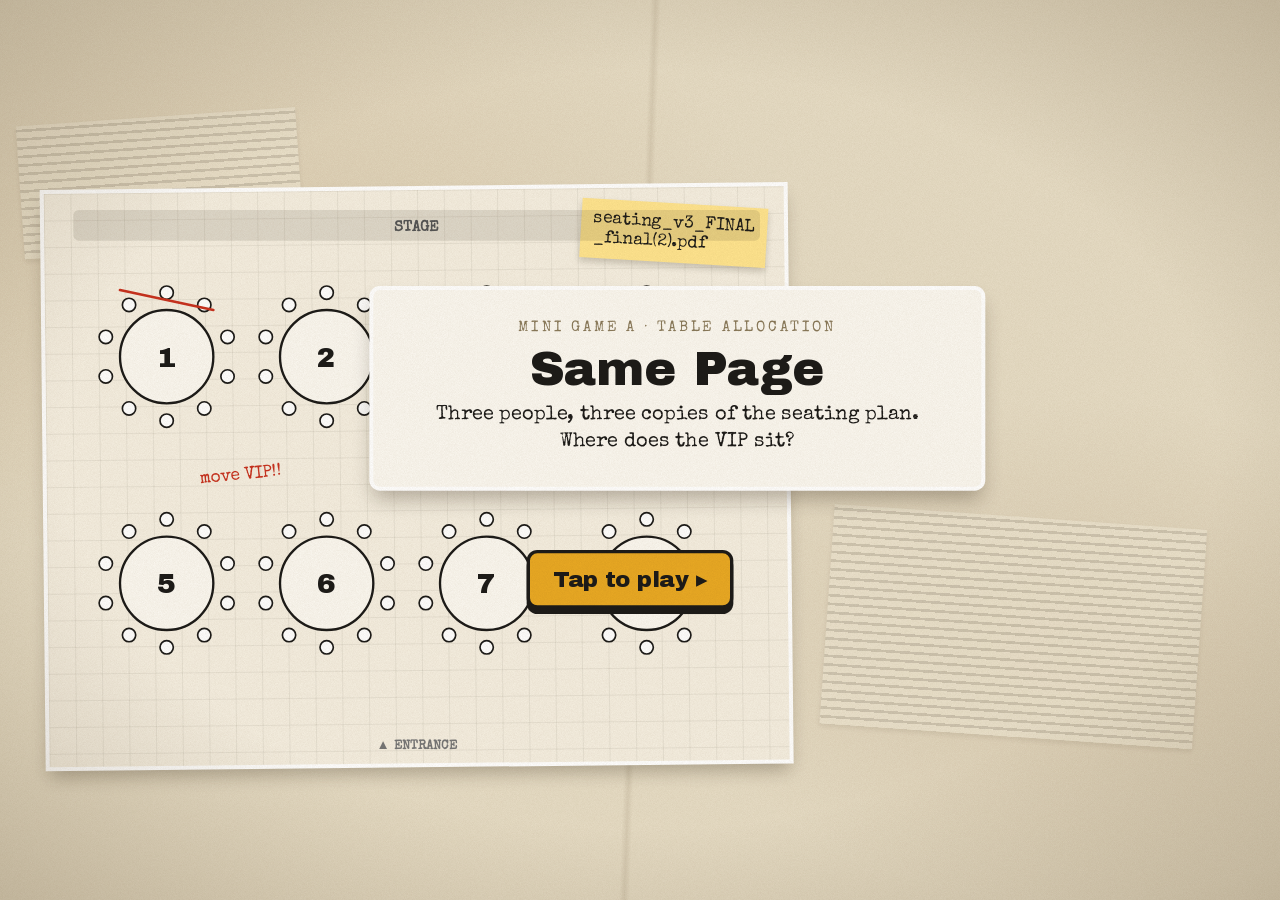
<file: onsite/games/a/index.html>
<!doctype html>
<html lang="en">
<head>
<meta charset="utf-8">
<meta name="viewport" content="width=device-width, initial-scale=1, viewport-fit=cover">
<title>Same Page</title>
<link rel="icon" href="data:,">
<link rel="stylesheet" href="https://fonts.googleapis.com/css2?family=Special+Elite&family=Inter:wght@500;600;700;800&display=swap">
<link rel="stylesheet" href="../common.css">
<style>
/* Mini game A · "Same Page": you check the seating plan with three people and get back three different paper copies, so
   nobody knows where the VIP sits. Then EventNook Onsite: one live plan, everyone always has the right version, and the
   guest finds their own seat on NookPass. Then a 30 s rush of changes. */
#board{position:absolute;left:70px;top:150px;width:1110px;height:860px;box-sizing:border-box;z-index:5;
  background:#F5EFE1;background-image:linear-gradient(rgba(60,50,35,.07) 1px,transparent 1px),linear-gradient(90deg,rgba(60,50,35,.07) 1px,transparent 1px);background-size:40px 40px;
  box-shadow:0 0 0 6px #fff,0 16px 26px rgba(40,28,10,.28);transform:rotate(-.6deg)}
#board.digital{background:#FFFFFF;background-image:linear-gradient(rgba(59,64,216,.06) 1px,transparent 1px),linear-gradient(90deg,rgba(59,64,216,.06) 1px,transparent 1px);
  box-shadow:0 0 0 26px #22252C,0 0 0 30px #fff,0 26px 40px rgba(40,28,10,.35);transform:none;border-radius:4px}
#bar{position:absolute;left:0;right:0;top:0;height:52px;background:var(--onsite);color:#fff;display:none;align-items:center;gap:14px;padding:0 20px;font:700 22px Inter}
#bar i{font-style:normal;font-size:15px;background:rgba(255,255,255,.2);padding:4px 10px;border-radius:7px}
#bar b{margin-left:auto;font:600 17px Inter;display:flex;align-items:center;gap:8px}
#bar b:before{content:'';width:10px;height:10px;border-radius:50%;background:#4ADE80}
#board.digital #bar{display:flex}
#sticky{position:absolute;right:26px;top:24px;background:#FFE58F;padding:16px 18px;font:26px/1.1 'Special Elite';transform:rotate(4deg);box-shadow:0 6px 10px rgba(40,28,10,.2)}
#board.digital #sticky,#board.digital .scrib{display:none}
#legend{position:absolute;left:24px;bottom:18px;display:none;gap:22px;font:600 18px Inter;color:#444}
#legend span{display:flex;align-items:center;gap:7px}#legend i{width:13px;height:13px;border-radius:50%}
#board.digital #legend{display:flex}
#plan{position:absolute;left:0;top:0;width:1920px;height:1080px;z-index:6;pointer-events:none;overflow:visible}
.tag{position:absolute;left:0;top:0;z-index:20;background:#fff;border:3px solid var(--ink);border-radius:12px;padding:8px 14px 7px;font:800 24px Inter;white-space:nowrap;
  box-shadow:0 6px 0 rgba(0,0,0,.18);cursor:grab;touch-action:none;display:flex;align-items:center;gap:10px}
.tag em{font-style:normal;font:700 15px Inter;background:var(--ink);color:#fff;border-radius:6px;padding:3px 7px}
.tag.live{box-shadow:0 0 0 6px var(--mustard),0 6px 0 rgba(0,0,0,.18)}
.tag.drag{cursor:grabbing;z-index:25;box-shadow:0 16px 18px rgba(0,0,0,.25)}
.guest{position:absolute;left:0;top:0;z-index:18;width:50px;height:50px;margin:-25px 0 0 -25px;border-radius:50%;background:var(--mustard);border:4px solid #fff;
  box-shadow:0 5px 6px rgba(40,28,10,.3);font:800 18px Inter;display:flex;align-items:center;justify-content:center}
.ask{position:absolute;left:30px;top:-56px;background:#fff;border:3px solid var(--ink);border-radius:14px;padding:2px 12px;font:900 30px 'Archivo Black'}
.paper{position:absolute;left:0;top:0;background:#FBF8F1;box-shadow:0 0 0 5px #fff,0 12px 20px rgba(40,28,10,.25);z-index:8;font:24px/1.55 'Special Elite';padding:26px 30px;box-sizing:border-box}
.paper h4{margin:0 0 10px;font:800 20px Inter;letter-spacing:.12em}
.paper .ln{display:flex;justify-content:space-between;border-bottom:1px dashed rgba(0,0,0,.2);position:relative}
.xmark{position:absolute;right:-12px;top:-6px;color:var(--red);font:900 44px 'Archivo Black';transform:rotate(-8deg)}
.circ{position:absolute;inset:-6px -14px;border:4px solid var(--red);border-radius:50%;transform:rotate(-3deg)}
.dev{position:absolute;left:0;top:0;z-index:9;background:#22252C;box-shadow:0 0 0 4px #fff,0 16px 24px rgba(40,28,10,.32)}
.dev .scr{position:absolute;background:#fff;overflow:hidden}
#tablet{width:600px;height:420px;border-radius:30px}#tablet .scr{inset:22px;border-radius:10px}
#phone{width:260px;height:480px;border-radius:40px}#phone .scr{inset:14px;border-radius:28px}
.dhead{height:42px;display:flex;align-items:center;padding:0 14px;color:#fff;font:700 17px Inter;gap:8px}
.ring{position:absolute;left:0;top:0;width:120px;height:120px;margin:-60px 0 0 -60px;border-radius:50%;border:6px solid var(--mustard);z-index:12;pointer-events:none;opacity:0}
.role{position:absolute;left:0;top:0;z-index:24;background:var(--charcoal);color:#fff;font:400 20px 'Archivo Black';letter-spacing:.06em;padding:8px 14px 6px;
  box-shadow:0 0 0 4px #fff,0 6px 8px rgba(40,28,10,.25);white-space:nowrap}
.note{position:absolute;left:0;top:0;z-index:26;background:var(--strip);font:400 26px 'Archivo Black';padding:10px 16px 8px;white-space:nowrap;
  box-shadow:0 0 0 4px currentColor,0 8px 12px rgba(40,28,10,.25)}
.copy{position:absolute;left:0;top:0;width:620px;height:268px;z-index:8;background:#FBF8F1;box-shadow:0 0 0 5px #fff,0 12px 20px rgba(40,28,10,.25);box-sizing:border-box;padding:16px 22px;cursor:pointer}
.copy.pick{box-shadow:0 0 0 8px var(--mustard),0 12px 20px rgba(40,28,10,.25)}
.who{display:flex;align-items:center;gap:12px;font:400 24px 'Archivo Black'}
.who i{width:54px;height:54px;border-radius:50%;overflow:hidden;box-shadow:0 0 0 3px #fff,0 0 0 5px var(--ink);flex:none}
.who small{margin-left:auto;font:19px 'Special Elite';color:#6b5d44}
.cells{display:flex;gap:14px;margin-top:16px}
.cell{flex:1;border:2px dashed rgba(0,0,0,.22);border-radius:8px;padding:8px 12px;font:20px 'Special Elite';position:relative}
.cell b{display:block;font:400 58px/1.05 'Archivo Black'}
.cell.tan{background:rgba(233,169,35,.28);border:3px solid var(--mustard)}
.cell .scr8{position:absolute;right:8px;bottom:8px;color:var(--red);font:22px 'Special Elite';transform:rotate(-8deg)}
.d3{position:absolute;left:0;top:0;width:620px;height:268px;z-index:9;background:#22252C;border-radius:22px;box-shadow:0 0 0 4px #fff,0 16px 24px rgba(40,28,10,.32)}
.d3 .s{position:absolute;inset:12px;background:#fff;border-radius:10px;overflow:hidden}
.d3 .dh{height:46px;background:var(--onsite);color:#fff;display:flex;align-items:center;gap:10px;padding:0 12px;font:700 18px Inter}
.d3 .dh i{width:32px;height:32px;border-radius:50%;overflow:hidden;box-shadow:0 0 0 2px #fff;flex:none}
.d3 .dh b{margin-left:auto;font:600 15px Inter;display:flex;align-items:center;gap:6px}.d3 .dh b:before{content:'';width:9px;height:9px;border-radius:50%;background:#4ADE80}
.d3 .bd{display:flex;align-items:center;gap:14px;padding:6px 10px}
.d3 .inf{font:700 18px Inter;color:#555}.d3 .inf b{display:block;font:400 64px/1 'Archivo Black';color:var(--ink)}
.tray{position:absolute;left:0;top:0;z-index:7;width:300px;height:100px;box-sizing:border-box;border:3px dashed var(--onsite);border-radius:12px;background:rgba(59,64,216,.06);padding:8px 14px;font:700 18px Inter;color:var(--onsite)}
.pup{z-index:22}.pup.gp{cursor:grab;touch-action:none}
.pup.gp.lift{cursor:grabbing;z-index:27;filter:drop-shadow(0 18px 10px rgba(40,28,10,.3))}
.turned .pup.gp.lift,.port .pup.gp.lift,.turned .bub,.port .bub{will-change:transform}   /* turned or upright on a phone: the guest in your hand moves as its own layer (WebKit: drag 271 -> 78 ms CPU/s); its speech bubble too (upright drag 113 -> 78) */
.bub{position:absolute;left:0;top:0;z-index:28;background:#fff;border:4px solid var(--ink);border-radius:18px;padding:10px 16px 9px;font:24px/1.2 'Special Elite';white-space:nowrap;
  box-shadow:0 6px 0 rgba(0,0,0,.15);pointer-events:none}
.bub b{display:block;font:800 17px Inter;letter-spacing:.06em;color:#6b5d44;margin-bottom:2px}
.bub:after{content:'';position:absolute;left:26px;bottom:-22px;border:11px solid transparent;border-top-color:var(--ink)}
.bub.ask{left:0;top:0;padding:10px 16px 9px;font:24px/1.2 'Special Elite'}
.bub.ask{border-color:var(--red)}.bub.ask:after{border-top-color:var(--red)}
.bub.flip:after{left:auto;right:26px}
.hand{position:absolute;left:0;top:0;z-index:29;font:60px/1 serif;pointer-events:none;opacity:0}
.say{position:absolute;left:0;top:0;z-index:26;background:#fff;border:3px solid var(--ink);border-radius:16px;padding:8px 14px 6px;font:24px 'Special Elite';white-space:nowrap;box-shadow:0 5px 0 rgba(0,0,0,.15)}
.tapme{position:absolute;left:0;top:0;z-index:28;pointer-events:none}
.tapme .rg{position:absolute;border:10px dashed var(--mustard);border-radius:50%;background:rgba(233,169,35,.18);box-shadow:0 0 0 4px rgba(255,255,255,.55)}
.tapme .tg{position:absolute;background:var(--mustard);color:var(--ink);font:400 26px 'Archivo Black';padding:9px 16px 7px;border-radius:10px;white-space:nowrap;box-shadow:0 0 0 4px #fff,0 6px 10px rgba(40,28,10,.25)}
/* portrait (phone upright): 800 wide and as tall as the screen (common.js). The plan on top with smaller tables, the three
   copies / live screens side by side under it; only what matters at phone-readable sizes (VIP's table big, no legend) */
.port #stage>.news.n2{left:24px!important;top:12px!important;width:380px!important;height:120px!important}
.port #bar{height:56px;font-size:24px;padding:0 16px}.port #bar i{font-size:20px}.port #bar b{font-size:20px}
.port #sticky{right:12px;top:10px;font-size:24px;padding:10px 12px}
.port #legend{display:none!important}
.port .copy,.port .d3{width:240px;height:250px}
.port .copy{padding:12px}
.port .who{font-size:24px;gap:10px;line-height:1.05}.port .who i{width:46px;height:46px}.port .who small{display:none}
.port .who em{display:block;font:22px 'Special Elite';font-style:normal;color:#6b5d44;margin-top:2px}
.port .cells{margin-top:12px}.port .cell:not(.tan){display:none}
.port .cell{font-size:24px;padding:8px 12px 10px}.port .cell b{font-size:88px;line-height:1;margin-top:4px}
.port .cell .scr8{font-size:24px}
.port .d3 .dh{height:46px;font-size:22px;padding:0 10px;gap:8px}.port .d3 .dh i{width:30px;height:30px}.port .d3 .dh b{font-size:0;gap:0}
.port .d3 .bd{flex-direction:column;align-items:stretch;gap:2px;padding:6px 10px}
.port .d3 .inf{font-size:22px;display:grid;grid-template-columns:1fr auto;align-items:center;column-gap:6px;line-height:1.15}
.port .d3 .inf b{font-size:62px;grid-row:1/3;grid-column:2}.port .d3 .inf .lbl3{font-size:22px}
.port .note{font-size:24px;padding:8px 12px 6px}
.port .stamp{font-size:44px}
.port .bub{font-size:28px;white-space:normal;width:max-content;max-width:460px}.port .bub b{font-size:22px}
.port .tray{width:260px;height:76px;font-size:24px;padding:8px 12px}
.port #phone{width:340px;height:540px;border-radius:44px}.port #phone .scr{inset:16px;border-radius:30px}
.port .dhead{height:58px;font-size:22px;padding:0 12px}
.port .hand{font-size:88px}
#watch{position:absolute;left:0;top:0;z-index:31;width:150px;height:150px;border-radius:50%;background:var(--mustard);box-shadow:0 0 0 6px #fff,0 10px 16px rgba(40,28,10,.3);
  display:flex;align-items:center;justify-content:center;font:900 54px 'Archivo Black';opacity:0}
.port #watch{width:120px;height:120px;font-size:46px}
</style>
</head>
<body>
<div id="stage">
  <div class="bg"></div>
  <div class="news n1" style="left:1240px;top:640px;width:560px;height:330px;transform:rotate(4deg)"></div>
  <div class="news n2" style="left:30px;top:40px;width:420px;height:200px;transform:rotate(-4deg)"></div>
  <div id="board"><div id="bar">eventnook <i>Onsite</i> Seating · Live Tables<b>Live</b></div><div id="sticky">seating_v3_FINAL<br>_final(2).pdf</div>
    <div id="legend"><span><i style="background:var(--green)"></i>Everyone here</span><span><i style="background:var(--orange)"></i>Arriving</span><span><i style="background:var(--grey)"></i>Nobody yet</span></div></div>
  <svg id="plan" viewBox="0 0 1920 1080"></svg>
  <div class="grain"></div><div class="vig"></div>
</div>
<script src="../common.js"></script>
<script>
const { $, place, tween, wait, strip, unstrip, stamp, wipe, button, sfx } = G;
const NS = 'http://www.w3.org/2000/svg';
const EX = G.PORT ? G.H - 1195 : 0;                              // upright: height above the shortest phone frame, shared out below
const BX = G.P(70, 20), BY = G.P(150, 150 + Math.round(EX * .3)), BW = G.P(1110, 760), BH = G.P(860, 600);   // the board (upright: full width, on top)
const T = {};                                                     // table centres on the stage
G.P([[1, 250, 400], [2, 490, 400], [3, 730, 400], [4, 970, 400], [5, 250, 740], [6, 490, 740], [7, 730, 740], [8, 970, 740]],
    [1, 2, 3, 4, 5, 6, 7, 8].map(n => [n, [115, 305, 495, 685][(n - 1) % 4], BY + (n < 5 ? 215 : 415)])).forEach(([n, x, y]) => T[n] = { x, y });
const TG = G.P({ orbit: 96, seat: 10, r: 70, font: 42, fy: 15, mf: 50, my: 26 }, { orbit: 76, seat: 9, r: 54, font: 40, fy: 14, mf: 46, my: 16 });   // table drawing
const ENT = G.P({ x: 625, y: 985 }, { x: 400, y: BY + 545 });
const SX = G.P(90, 20);                                           // where the instruction strips sit
const plan = document.getElementById('plan'), board = document.getElementById('board');
if (G.PORT) {                                                     // upright: the board and the plan layer follow the stage
  Object.assign(board.style, { left: BX + 'px', top: BY + 'px', width: BW + 'px', height: BH + 'px' });
  plan.setAttribute('viewBox', `0 0 ${G.W} ${G.H}`); Object.assign(plan.style, { width: G.W + 'px', height: G.H + 'px' });
  Object.assign(document.querySelector('.news.n1').style, { left: '470px', top: (G.H - 300) + 'px', width: '360px', height: '220px' });
}
let digital = false, seated = {}, live = {};                       // seated[n] = guests now at table n

// ---------- drawing the plan (big, and as minis inside the devices) ----------
function svg(tag, attrs, parent) { const e = document.createElementNS(NS, tag); for (const k in attrs) e.setAttribute(k, attrs[k]); parent.appendChild(e); return e; }
function seatColor(n, k) {                     // live colours: some tables already arriving, the rest waiting
  const got = (live[n] || 0) + (seated[n] || 0);
  return k < got ? (got >= 10 ? 'var(--green)' : 'var(--orange)') : 'var(--grey)';
}
function drawPlan() {
  plan.innerHTML = '';
  svg('rect', { x: BX + 40, y: BY + G.P(digital ? 74 : 30, digital ? 70 : 24), width: BW - 80, height: G.P(46, 44), rx: 8, fill: digital ? '#E8E9FB' : 'rgba(60,50,35,.12)' }, plan);
  svg('text', { x: BX + BW / 2, y: BY + G.P(digital ? 106 : 62, digital ? 101 : 55), 'text-anchor': 'middle', 'font-family': digital ? 'Inter' : 'Special Elite', 'font-weight': 700, 'font-size': G.P(22, 24), fill: '#555' }, plan).textContent = 'STAGE';
  for (const n in T) {
    const { x, y } = T[n];
    for (let k = 0; k < 10; k++) { const a = -Math.PI / 2 + k * Math.PI / 5; svg('circle', { cx: x + Math.cos(a) * TG.orbit, cy: y + Math.sin(a) * TG.orbit, r: TG.seat, fill: digital ? seatColor(n, k) : '#fff', stroke: digital ? 'none' : '#1D1B18', 'stroke-width': 2.5 }, plan); }
    svg('circle', { cx: x, cy: y, r: TG.r, fill: digital ? '#fff' : '#FBF8F1', stroke: digital ? 'var(--onsite)' : '#1D1B18', 'stroke-width': digital ? 4 : 3.5, id: 't' + n }, plan);
    svg('text', { x, y: y + TG.fy, 'text-anchor': 'middle', 'font-family': 'Archivo Black', 'font-size': TG.font, fill: digital ? 'var(--onsite)' : '#1D1B18' }, plan).textContent = n;
  }
  svg('text', { x: ENT.x, y: ENT.y + 4, 'text-anchor': 'middle', 'font-family': digital ? 'Inter' : 'Special Elite', 'font-weight': 700, 'font-size': G.P(20, 22), fill: '#777' }, plan).textContent = '▲ ENTRANCE';
  if (!digital) {                                                   // the paper plan has been scribbled on
    const g = svg('g', { class: 'scrib', fill: 'none', stroke: '#C8321E', 'stroke-width': 4, 'stroke-linecap': 'round' }, plan);
    if (!G.PORT) {
      svg('path', { d: 'M640 560 q60 -40 120 -10 M770 540 l-14 -6 m14 6 l-8 12' }, g);
      svg('text', { x: 655, y: 600, fill: '#C8321E', stroke: 'none', 'font-family': 'Special Elite', 'font-size': 26 }, g).textContent = 'T7 → T12?';
      svg('text', { x: 300, y: 590, fill: '#C8321E', stroke: 'none', 'font-family': 'Special Elite', 'font-size': 26, transform: 'rotate(-6 300 590)' }, g).textContent = 'move VIP!!';
      svg('path', { d: 'M180 300 l140 30 M1030 300 q40 60 -20 120' }, g);
    } else {                                                        // upright: the notes sit in the aisle between the rows
      const gy = BY + 323;
      svg('text', { x: T[7].x - 70, y: gy, fill: '#C8321E', stroke: 'none', 'font-family': 'Special Elite', 'font-size': 26 }, g).textContent = 'T7 → T12?';
      svg('text', { x: T[1].x - 70, y: gy, fill: '#C8321E', stroke: 'none', 'font-family': 'Special Elite', 'font-size': 26, transform: `rotate(-4 ${T[1].x - 70} ${gy})` }, g).textContent = 'move VIP!!';
      svg('path', { d: `M${T[1].x - 66} ${T[1].y - 46} l132 28 M${T[4].x + 58} ${T[4].y - 66} q32 48 -16 100` }, g);
    }
  }
}
function miniPlan(el, w, h, focus) {          // a mini Live Tables plan inside a device
  const s = Math.min(w / BW, h / (BH - 60)), m = svg('svg', { width: w, height: h, viewBox: `0 0 ${w} ${h}` }, el);
  const X = x => (x - BX) * s, Y = y => (y - BY - 40) * s;
  for (const n in T) {
    const { x, y } = T[n];
    for (let k = 0; k < 10; k++) { const a = -Math.PI / 2 + k * Math.PI / 5; svg('circle', { cx: X(x + Math.cos(a) * TG.orbit), cy: Y(y + Math.sin(a) * TG.orbit), r: Math.max(2, TG.seat * s), fill: seatColor(n, k) }, m); }
    svg('circle', { cx: X(x), cy: Y(y), r: TG.r * s, fill: '#fff', stroke: n == focus ? 'var(--mustard)' : 'var(--onsite)', 'stroke-width': n == focus ? 5 : 2.5 }, m);
    svg('text', { x: X(x), y: Y(y) + TG.my * s, 'text-anchor': 'middle', 'font-family': 'Archivo Black', 'font-size': Math.max(10, TG.mf * s), fill: 'var(--onsite)' }, m).textContent = n;
  }
  return { m, X, Y, s };
}

// ---------- people ----------
function tag(name, role, table, ox = 52, oy = 64) {
  const el = $(`<div class="tag">${name}<em>${role}</em></div>`); el._table = table; el._home = { x: T[table].x + ox, y: T[table].y + oy };
  place(el, el._home.x, el._home.y); return el;
}
function guestToken(init) { const el = $(`<div class="guest">${init}</div>`); place(el, ENT.x, ENT.y + 60); return el; }
async function walk(el, to, speed = 520) {               // along the aisles: up the middle, across, then to the table
  const pts = [{ x: el._x, y: el._y }, { x: ENT.x, y: to.y + 130 }, { x: to.x, y: to.y + 130 }, { x: to.x - 44, y: to.y + 98 }];
  for (let i = 1; i < pts.length; i++) {
    const a = pts[i - 1], b = pts[i], d = Math.hypot(b.x - a.x, b.y - a.y);
    if (d < 2) continue;
    await tween(d / speed, e => place(el, a.x + (b.x - a.x) * e, a.y + (b.y - a.y) * e + Math.abs(Math.sin(e * d / 30)) * -4), 'linear');
    sfx('click-soft', -26);
  }
}
function drag(el, target, onDrop) {          // drag the tag; only the target table takes it
  el.classList.add('live'); IDLE.arm();
  const ring = svg('circle', { cx: T[target].x, cy: T[target].y, r: 92, fill: 'none', stroke: 'var(--mustard)', 'stroke-width': 8, 'stroke-dasharray': '16 12' }, plan);
  let off = null;
  const down = e => { e.preventDefault(); G.audio(); el.setPointerCapture(e.pointerId); const p = G.pt(e); off = { x: p.x - el._x, y: p.y - el._y }; el.classList.add('drag'); sfx('click-soft', -12); };
  const move = e => { if (!off) return; const p = G.pt(e); place(el, p.x - off.x, p.y - off.y, -3); };
  const up = async e => {
    if (!off) return; off = null; el.classList.remove('drag');
    const c = { x: el._x + el.offsetWidth / 2, y: el._y + el.offsetHeight / 2 };
    if (Math.hypot(c.x - T[target].x, c.y - T[target].y) < 140) {
      el.removeEventListener('pointerdown', down); el.classList.remove('live'); ring.remove(); IDLE.disarm();
      sfx('pop', -8); await G.slideTo(el, T[target].x + 52, T[target].y + 64, .18, 'back'); onDrop();
    } else { G.boing(); await G.slideTo(el, el._home.x, el._home.y, .3, 'back'); }
  };
  el.addEventListener('pointerdown', down); el.addEventListener('pointermove', move); el.addEventListener('pointerup', up); el.addEventListener('pointercancel', up);
}
async function pulse(x, y) { const r = $('<div class="ring"></div>'); G.ping(); await tween(.5, e => { place(r, x, y, 0, .3 + 1.6 * e); r.style.opacity = 1 - e; }, 'out', false); r.remove(); }

// ---------- the rounds ----------
// the three people you check the plan with, and the copy each one sends back
const PEOPLE = [
  { role: 'CLIENT', file: 'v3_client_edits.pdf', look: { skin: '#F2C7A5', shirt: '#7A6250', hair: 'bob', hairC: '#2B2230' }, t: { tan: 4, priya: 1, ahmad: 2 } },
  { role: 'MANAGER', file: 'v3_FINAL.pdf', look: { skin: '#8D5A3B', shirt: '#3A3836', hair: 'short', hairC: '#1E1A1A', glasses: true }, t: { tan: 7, priya: 1, ahmad: 4 } },
  { role: 'VENUE', file: 'v2_venue_print.pdf', look: { skin: '#E9B892', shirt: '#4A5568', hair: 'curly', hairC: '#3A2A22' }, t: { tan: 2, priya: 6, ahmad: 2 } },
];
// the three copies (later three live screens): a column on the right; upright, side by side under the plan
const CYP = BY + BH + 16 + Math.round(EX * .3), CP = i => G.PORT ? { x: [22, 280, 538][i], y: CYP } : { x: 1240, y: [150, 445, 740][i] };
let state = {}, timer = null, d3s = [];
const face = (o, size = 54) => G.headSVG(o, '#E9EEF5');
function stagePos(el) { const r = el.getBoundingClientRect(), c = G.toStage(r.left + r.width / 2, r.top + r.height / 2); return { x: c.x, y: c.y, w: (G.turn ? r.height : r.width) / G.s, h: (G.turn ? r.width : r.height) / G.s }; }
async function note(text, x, y, color, r = -3) {
  const e = $(`<div class="note" style="color:${color}">${text}</div>`); G.sfx('stamp', -14);
  await tween(.14, k => place(e, x, y, r, 1.6 - .6 * k)); return e;
}
function say(text, x, y) { const e = $(`<div class="say">${text}</div>`); place(e, x, y, -2); sfx('pop', -16); return e; }
function tapRing(target, label = 'TAP') {           // a pulsing orange circle with a tag, like the kiosk game
  const p = stagePos(target), w = p.w + 60, h = p.h + 40;
  const r = $(`<div class="tapme"><div class="rg" style="width:${w}px;height:${h}px;left:${-w / 2}px;top:${-h / 2}px"></div><div class="tg" style="left:${-w / 2 - 10}px;top:${G.P(-h / 2 - 52, h / 2 + 6)}px">${label}</div></div>`);   // upright: the tag under the ring, clear of the big table number
  place(r, p.x, p.y); let t = 0; const iv = setInterval(() => { if (!r.isConnected) return clearInterval(iv); t++; place(r, p.x, p.y, 0, t % 2 ? 1.07 : 1); }, 266);
  return r;
}
async function start() {
  IDLE.disarm(); clearInterval(timer); done = false;
  G.stage.querySelectorAll('.tag,.guest,.paper,.copy,.d3,.dev,.say,.tapme,.tray,.pup,.bub,.hand,.strip,.stamp,.btn,.card,#watch,.note,[data-dim]').forEach(e => e.remove());
  digital = false; seated = {}; live = {}; board.classList.remove('digital'); board.style.transform = plan.style.transform = ''; drawPlan();
  state = { made: 0, rush: null };
  const TT = G.P(300, Math.round(G.H * .26));
  const t = $(`<div class="card" style="left:${G.P(560, 40)}px;top:${TT}px;width:${G.P(800, 720)}px;padding:${G.P('46px 56px', '40px 40px')};text-align:center${G.PORT ? ';box-sizing:border-box' : ''}">
    <div style="font:500 ${G.P(22, 24)}px 'Special Elite';letter-spacing:.2em;color:#8a7a5a">MINI GAME A · TABLE ALLOCATION</div>
    <div style="font:72px/1.05 'Archivo Black';margin:14px 0 10px">Same Page</div>
    <div style="font:${G.P(30, 32)}px/1.35 'Special Elite'">${G.P('Three people, three copies of the seating plan.<br>Where does the VIP sit?', '3 copies of one plan.<br>Where does the VIP sit?')}</div></div>`);
  G.swapShow(true);   // phones: the corner button swaps upright <-> sideways while the title shows
  const pb = button('Tap to play ▸', 790, 690, async () => { G.swapShow(false); await G.audio(); G.music('loop.wav'); t.remove(); document.querySelectorAll('.btn').forEach(b => b.remove()); paperRound(); }, true);
  if (G.PORT) place(pb, G.cx(pb), TT + t.offsetHeight + 56);
}

// ---------- the guests: paper people you drag onto a table, each saying what they need ----------
const LOOKS = {
  tan: { skin: '#F2C7A5', shirt: '#2B2F45', hair: 'short', hairC: '#1E1A1A', glasses: true },
  priya: { skin: '#8D5A3B', shirt: '#7A6250', hair: 'long', hairC: '#1E1A1A' },
  ahmad: { skin: '#C68E6A', shirt: '#55606B', hair: 'curly', hairC: '#2B2230' },
  sarah: { skin: '#F5D3B3', shirt: '#6F7255', hair: 'bob', hairC: '#5A3A2A' },
};
const GS = .5;                                                     // guests on the plan: 100 × 210 px
function at(p, x, y, r = 0, k = 1) {
  G.at(p, x, y, r, GS * k);
  if (!p._bub) return;                                               // the bubble sits over the head, flipped left near the screens
  const w = p._bub.offsetWidth, flip = x + 10 + w > G.P(1170, G.W - 16);
  let bx = flip ? x - w + 30 : x + 10; if (G.PORT) bx = Math.max(12, Math.min(G.W - w - 12, bx));   // upright: always on screen
  p._bub.classList.toggle('flip', flip); place(p._bub, bx, y - 420 * GS * k - p._bub.offsetHeight - 18, -2);
}
function guest(look, name, x, y) { const p = G.person({ ...look, s: GS }, G.stage); p.classList.add('gp'); p._name = name; at(p, x, y); return p; }
function bubble(p, who, text, ask) {
  if (p._bub) p._bub.remove();
  p._bub = $(`<div class="bub${ask ? ' ask' : ''}">${who ? `<b>${who}</b>` : ''}${text}</div>`); at(p, p._x, p._y); sfx('pop', -14); return p._bub;
}
function unbubble(p) { if (p._bub) { p._bub.remove(); p._bub = null; } }
const seatOf = n => ({ x: T[n].x + G.P(96, 70), y: T[n].y + G.P(96, 74) });   // where a guest stands at a table
async function walkTo(p, n, speed = 520) {                           // along the aisles, like the real room
  const AY = G.P(150, 100), to = seatOf(n), pts = [{ x: p._x, y: p._y }, { x: ENT.x, y: p._y }, { x: ENT.x, y: T[n].y + AY }, { x: to.x, y: T[n].y + AY }, to];
  for (let i = 1; i < pts.length; i++) {
    const A = pts[i - 1], B = pts[i], d = Math.hypot(B.x - A.x, B.y - A.y); if (d < 2) continue;
    await tween(d / speed, (e, q) => at(p, A.x + (B.x - A.x) * e, A.y + (B.y - A.y) * e - Math.abs(Math.sin(q * d / 30 * Math.PI)) * 6, Math.sin(q * d / 30 * Math.PI) * 3), 'linear');
    sfx('click-soft', -26);
  }
}
// drag a guest onto one of the tables in `ok`; dashed orange rings show where they can go
function dragGuest(p, ok, onDrop) {
  IDLE.arm();
  const rings = ok.map(n => svg('circle', { cx: T[n].x, cy: T[n].y, r: 96, fill: 'rgba(233,169,35,.12)', stroke: 'var(--mustard)', 'stroke-width': 9, 'stroke-dasharray': '18 12' }, plan));
  const home = { x: p._x, y: p._y }; let off = null, t = 0;
  const pulse = (G.turn || G.PORT) ? 0 : setInterval(() => { if (!rings[0].isConnected) return clearInterval(pulse); t++; rings.forEach(r => r.setAttribute('r', t % 2 ? 104 : 96)); }, 266);   // turned: still rings (each pulse repaints the plan)
  const down = e => { e.preventDefault(); G.audio(); p.setPointerCapture(e.pointerId); const q = G.pt(e); off = { x: q.x - p._x, y: q.y - p._y }; p.classList.add('lift'); sfx('click-soft', -12); at(p, p._x, p._y, -6, 1.12); };
  const move = e => { if (!off) return; const q = G.pt(e); at(p, q.x - off.x, q.y - off.y, -6, 1.12); };
  const up = async () => {
    if (!off) return; off = null; p.classList.remove('lift');
    const c = { x: p._x, y: p._y - 105 }, n = ok.find(k => Math.hypot(c.x - T[k].x, c.y - T[k].y) < G.P(160, 100));
    if (n) {                                                          // the plan changes the moment you let go; the guest settles in
      p.removeEventListener('pointerdown', down); rings.forEach(r => r.remove()); IDLE.disarm();
      sfx('pop', -8); const to = seatOf(n), x0 = p._x, y0 = p._y;
      onDrop(n); await tween(.18, e => at(p, x0 + (to.x - x0) * e, y0 + (to.y - y0) * e), 'back');
    } else { G.boing(); const x0 = p._x, y0 = p._y; await tween(.3, e => at(p, x0 + (home.x - x0) * e, y0 + (home.y - y0) * e), 'back'); }
  };
  p.addEventListener('pointerdown', down); p.addEventListener('pointermove', move); p.addEventListener('pointerup', up); p.addEventListener('pointercancel', up);
  // a hand shows the move once
  const hand = $('<div class="hand">👆</div>'); const to = seatOf(ok[0]);
  const show = () => tween(1.2, e => { hand.style.opacity = e < .1 ? e * 10 : e > .85 ? (1 - e) / .15 : 1; place(hand, p._x - 20 + (to.x - p._x) * G.EASE.inout(e), p._y - 60 + (to.y - p._y) * G.EASE.inout(e)); }, 'linear');
  (G.PORT ? show().then(() => off ? null : show()) : show()).then(() => hand.remove());   // upright: twice (unless already dragging)
}

// ---------- round 1: three paper copies, three answers ----------
function copyCard(P, i) {
  const c = $(`<div class="copy"><div class="who"><i>${face(P.look)}</i>${G.P(`${P.role}'S COPY`, `<span>${P.role}<em>'s copy</em></span>`)}<small>${P.file}</small></div>
    <div class="cells"><div class="cell tan">Tan W. (VIP)<b>${P.t.tan}</b><span class="scr8">moved!</span></div><div class="cell">Priya N.<b>${P.t.priya}</b></div><div class="cell">Ahmad T.<b>${P.t.ahmad}</b></div></div></div>`);
  place(c, G.OFF, CP(i).y, [1.5, -1, 2][i]); c._i = i; return c;
}
async function paperRound() {
  const s0 = await strip(G.P('You check the seating plan with 3 people…', 'Check with 3 people'), SX, 40, { rot: -1 });
  const C = PEOPLE.map(copyCard);
  for (const [i, c] of C.entries()) { sfx('paper', -10); await G.slideTo(c, CP(i).x, CP(i).y, .3, 'out', [1.5, -1, 2][i]); await wait(250); }
  await unstrip(s0);
  const s1 = await strip(G.P('…and each one sends back a different copy.', '3 people, 3 copies'), SX, 40, { rot: .8 });
  for (const c of C) { const b = c.querySelector('.cell.tan b'); await tween(.3, e => b.style.transform = `scale(${1 + .35 * Math.sin(e * Math.PI)})`); sfx('pop', -14); }
  await wait(1200); await unstrip(s1);
  // the VIP arrives and asks; the copies say 4, 7 or 2
  const tan = guest(LOOKS.tan, 'Tan W.', ENT.x + 120, ENT.y + 50);
  bubble(tan, 'TAN W. · VIP', "Where's my seat?"); G.boing();
  const s2p = strip(G.P('Drag Tan W. to the table you think is right.', 'Seat the VIP'), SX, 40, { rot: -.6 });   // he can be dragged right away
  const n = await new Promise(res => dragGuest(tan, [...new Set(PEOPLE.map(P => P.t.tan))], res));
  await unstrip(await s2p);
  // whoever's copy says otherwise objects, and he's lost
  const mine = PEOPLE.findIndex(P => P.t.tan === n);
  C[mine].classList.add('pick');
  for (const [i, P] of PEOPLE.entries()) if (P.t.tan !== n) { await note(`NO, TABLE ${P.t.tan}!`, CP(i).x + G.P(330, 0), CP(i).y + G.P(180, 198), 'var(--red)', [-3, 3, -2][i]); G.boing(); await wait(300); }
  bubble(tan, 'TAN W. · VIP', 'Wait… which one?!', true); G.mood(tan, 'frown');
  await stamp('3 COPIES · 3 ANSWERS', G.P(250, 40), G.P(470, BY + 470), 'var(--red)', -7);   // upright: low on the plan, clear of the guest's bubble
  const s3 = await strip(G.P('On paper, nobody knows which copy is right.', 'Which one is right?'), SX, 40, { rot: .6 }); await wait(2400);
  await unstrip(s3);
  await toLive(tan, C);
  liveRound(tan);
}

// ---------- paper → EventNook, in view: the plan flips over, each copy turns into that person's screen ----------
function flipX(el, x, y, r, s) { el.style.transform = `translate(${x}px,${y}px) rotate(${r}deg) scale(${s},1)`; el._x = x; el._y = y; }
async function flipBoard() {
  plan.style.transformOrigin = `${BX + BW / 2}px ${BY + BH / 2}px`; sfx('flip', -10);
  await tween(.2, e => { board.style.transform = `rotate(-.6deg) scaleX(${1 - e})`; plan.style.transform = `scaleX(${1 - e})`; }, 'in');
  digital = true; board.classList.add('digital');
  live = { 1: 6, 2: 10, 3: 4, 5: 10, 6: 3, 7: 2, 8: 7 };            // guests already arriving, like the real Live Tables
  drawPlan();
  await tween(.24, e => { board.style.transform = `scaleX(${e})`; plan.style.transform = `scaleX(${e})`; });
  board.style.transform = plan.style.transform = '';
}
async function flipSwap(a, b, x, y, r) {
  sfx('flip', -14);
  await tween(.14, e => flipX(a, x, y, r, 1 - e), 'in'); a.remove();
  flipX(b, x, y, r, 0); await tween(.16, e => flipX(b, x, y, r, e)); place(b, x, y, r);
}
async function toLive(tan, C) {
  const s4P = strip(G.P('Now with EventNook, all 3 share one live plan.', 'EventNook: one live plan'), SX, 40, { rot: -.8 });
  const junk = [...G.stage.querySelectorAll('.stamp,.note')];
  unbubble(tan); G.mood(tan, null); sfx('paper', -12);
  await tween(.2, e => junk.forEach(j => j.style.opacity = 1 - e), 'in'); junk.forEach(j => j.remove());
  // Tan W. steps back off the wrong table while the plan turns over
  const x0 = tan._x, y0 = tan._y, TX = G.P(1000, BX + 170), TY = G.P(1000, BY + 600);
  const back = tween(.6, e => at(tan, x0 + (TX - x0) * e, y0 + (TY - y0) * e - Math.sin(e * Math.PI) * 40), 'inout');
  await flipBoard();
  const trX = G.P(850, BX + 16), trY = G.P(880, BY + 512), tray = $(`<div class="tray">Unseated · 1</div>`); place(tray, trX, trY, 0, 0); sfx('pop', -14);
  tween(.18, e => place(tray, trX, trY, 0, e), 'back');
  screens(); refresh3(4);                                            // the copies said 4, 7 and 2; the live plan says 4 on every screen
  for (const [i, c] of C.entries()) { await flipSwap(c, d3s[i], CP(i).x, CP(i).y, [1.5, -1, 2][i]); pulse(d3c(i).x, d3c(i).y); }
  await back; const s4 = await s4P; await wait(1400); await unstrip(s4);
}

// ---------- round 2: one live plan, and NookPass shows the way ----------
function screens() {
  d3s = PEOPLE.map((P, i) => {
    const d = $(`<div class="d3"><div class="s"><div class="dh"><i>${face(P.look)}</i>${P.role}${G.P(' · EventNook Onsite', '')}<b>Live</b></div>
      <div class="bd"><div class="mini"></div><div class="inf"><span class="who2">Tan W.</span><b>–</b><span class="lbl3">Not seated yet</span></div></div></div></div>`);
    place(d, G.OFF, CP(i).y, [1.5, -1, 2][i]); return d;
  });
}
function refresh3(focus, who = 'Tan W.', seated = false) {   // all 3 always show the guest on screen now and their table
  d3s.forEach(d => {
    const m = d.querySelector('.mini'); m.innerHTML = ''; miniPlan(m, G.P(330, 216), G.P(190, 92), focus); d.querySelector('.who2').textContent = who;
    d.querySelector('.inf b').textContent = focus || '–';
    const l = d.querySelector('.inf .lbl3'); l.textContent = !focus ? G.P('Not seated yet', 'Not seated') : seated ? G.P('Table · seated ✓', 'Seated ✓') : G.P('Table · not seated yet', 'Not seated');
    l.style.color = seated ? 'var(--green)' : '';
  });
}
const d3c = i => G.PORT ? { x: CP(i).x + 120, y: CP(i).y + 125 } : { x: CP(i).x + 310, y: CP(i).y + 134 };
async function slide3(inOut) { for (const [i, d] of d3s.entries()) { G.slideTo(d, inOut ? CP(i).x : G.OFF, CP(i).y, .3, inOut ? 'out' : 'in', [1.5, -1, 2][i]); sfx('whoosh-short', -18); await wait(110); } await wait(300); }
async function liveRound(tan) {                                    // the board, tray and screens are already live (toLive)
  const tray = G.stage.querySelector('.tray');
  bubble(tan, 'TAN W. · VIP', G.P('The client wants me at Table 4!', 'Table 4, please!'));
  const sP = strip(G.P('Drag Tan W. to Table 4.', 'Drag to Table 4'), SX, 40, { rot: -.8 });
  dragGuest(tan, [4], async () => {
    // every screen changes at once, the moment he's dropped
    state.made++; seated[4] = (seated[4] || 0) + 1; drawPlan();
    PEOPLE.forEach((_, i) => pulse(d3c(i).x, d3c(i).y)); refresh3(4, 'Tan W.', true); sfx('flip', -12);
    tray.remove(); bubble(tan, 'TAN W. · VIP', 'Thanks!');
    const [notes] = await Promise.all([Promise.all(PEOPLE.map((_, i) => note('UPDATED ✓', CP(i).x + G.P(420, 34), CP(i).y + G.P(-14, -30), 'var(--green)', [3, -2, 2][i]))), sP.then(unstrip)]);
    const s1 = await strip(G.P('Everyone always has the right version.', 'All 3 updated ✓'), SX, 40, { rot: .6 }); await wait(1800); await unstrip(s1);
    notes.forEach(n => n.remove()); unbubble(tan); tan.remove();
    await guestFindsSeat();
  });
}
async function guestFindsSeat() {
  await slide3(false);
  const ph = $(`<div class="dev" id="phone"><div class="scr"><div class="dhead" style="background:var(--nook)">NookPass · My seat</div>
    <div style="padding:${G.P('12px 16px 4px', '14px 20px 4px')};font:600 ${G.P(15, 24)}px Inter;color:#666">Your table</div><div id="pnum" style="padding:0 ${G.P(16, 20)}px;font:900 ${G.P(74, 104)}px/1 'Archivo Black';color:var(--ink)">4</div>
    <div id="pbtn" style="margin:${G.P('12px 16px', '14px 18px')};background:var(--nook);color:#fff;border-radius:12px;padding:${G.P(11, 18)}px;text-align:center;font:700 ${G.P(17, 26)}px Inter">Show me the way</div>
    <div class="mini" style="margin:0 10px"></div></div></div>`);
  const phX = G.P(1420, 24), phY = G.P(400, BY + 330), PS = 1;   // upright: over the lower-left of the plan, clear of the walk to Table 4
  place(ph, G.OFF, phY, -2, PS); const pm = ph.querySelector('.mini'); const b = miniPlan(pm, G.P(212, 284), G.P(190, 150), 4);
  await tween(.32, e => place(ph, G.OFF + (phX - G.OFF) * e, phY, -2, PS));
  // on the day: Tan W. walks in and checks his phone
  const g = guest(LOOKS.tan, 'Tan W.', ENT.x + 120, ENT.y + 50); g.classList.remove('gp');
  bubble(g, 'TAN W. · ON THE DAY', "Where's my seat?");
  const s = await strip(G.P('On the day, he checks NookPass. Tap Show me the way.', 'On the day: tap the phone'), SX, 40, { rot: -.6 });
  const pb = ph.querySelector('#pbtn'), r = tapRing(pb, 'TAP');
  let th = null, tiv = 0;
  if (G.PORT) {                                                     // upright: a hand shows the tap (the words stay short)
    const bp = stagePos(pb); th = $('<div class="hand">👆</div>');
    await tween(.4, e => { th.style.opacity = e; place(th, bp.x + 10, bp.y + 120 - 70 * e); });
    let k = 0; tiv = setInterval(() => { k++; place(th, bp.x + 10, bp.y + 50 + (k % 2 ? -14 : 0), 0, k % 2 ? .92 : 1); if (k % 2) sfx('click-soft', -28); }, 300);
  }
  IDLE.arm(); await new Promise(res => ph.addEventListener('pointerup', res, { once: true })); IDLE.disarm();
  clearInterval(tiv); if (th) th.remove(); r.remove(); pb.style.background = 'var(--mustard)'; pb.style.color = 'var(--ink)'; sfx('click', -10);
  bubble(g, 'TAN W.', G.P('Table 4. On my way!', 'On my way!'));
  const P = [ENT, { x: ENT.x, y: T[4].y + G.P(130, 100) }, { x: T[4].x, y: T[4].y + G.P(130, 100) }, { x: T[4].x, y: T[4].y + G.P(84, 64) }];
  const line = svg('path', { d: P.map((p, i) => `${i ? 'L' : 'M'}${b.X(p.x).toFixed(1)} ${b.Y(p.y).toFixed(1)}`).join(' '), fill: 'none', stroke: 'var(--mustard)', 'stroke-width': 4, 'stroke-dasharray': '6 6', 'stroke-linecap': 'round' }, b.m);
  const L = line.getTotalLength(); line.style.strokeDasharray = L; line.style.strokeDashoffset = L;
  await Promise.all([walkTo(g, 4), tween(1.4, e => { line.style.strokeDashoffset = L * (1 - e); }, 'linear')]);
  line.style.strokeDasharray = '6 6'; line.style.strokeDashoffset = 0;
  bubble(g, 'TAN W.', 'Found it!'); G.mood(g, 'wow'); sfx('sparkle', -12);
  await unstrip(s);
  await stamp(G.P('EVERYONE ON THE SAME PAGE', 'EVERYONE ON<br>THE SAME PAGE'), G.P(190, 250), G.P(470, BY + 90), 'var(--mustard)', -5); await wait(2200);
  document.querySelectorAll('.stamp').forEach(e => e.remove()); unbubble(g); G.mood(g, null);
  await tween(.3, e => place(ph, phX + (G.OFF - phX) * e, phY, -2, PS), 'in'); ph.remove();
  await slide3(true);
  rush();
}
async function rush() {
  const JOBS = [
    { name: 'Priya N.', who: 'PRIYA N. · SPEAKER', look: LOOKS.priya, to: 1, say: G.P("I'm speaking now! Table 1, please.", 'Table 1, please!') },
    { name: 'Ahmad T.', who: 'AHMAD T.', look: LOOKS.ahmad, to: 4, say: G.P('I brought a +1. Table 4!', 'Table 4, +1!') },
    { name: 'Sarah L.', who: 'SARAH L. · PRESS', look: LOOKS.sarah, to: 8, say: G.P('Press! Seat me at Table 8.', 'Table 8, please!') },
  ];
  const watch = $('<div id="watch">30</div>'); place(watch, G.P(1215, BX + BW - 132), G.P(14, BY + 486)); watch.style.opacity = 1; sfx('stamp', -14);
  let left = 30, over = false;
  timer = setInterval(() => { left--; watch.textContent = Math.max(0, left); sfx('tick', -20); if (left <= 0) { over = true; clearInterval(timer); finish(); } }, 1000);
  const s0P = strip(G.P('Rush! Drag each guest to the table they ask for.', 'Rush! Seat each guest'), SX, 40, { rot: -1, cps: 60 });
  const r0 = performance.now(), HOLD = 900; let held = 0; state.rush = null;
  for (const [k, j] of JOBS.entries()) {
    if (over) return;
    if (k) { await wait(HOLD); held += HOLD; if (over) return; }  // let the synced screens be seen before the next guest (not timed)
    const g = guest(j.look, j.name, ENT.x + 120, ENT.y + 50); bubble(g, j.who, j.say);
    refresh3(j.to, j.name); sfx('flip', -18);                       // all 3 screens follow the guest who's here now
    await new Promise(res => dragGuest(g, [j.to], () => {
      state.made++; seated[j.to] = (seated[j.to] || 0) + 1; drawPlan(); refresh3(j.to, j.name, true);
      PEOPLE.forEach((_, i) => pulse(d3c(i).x, d3c(i).y));
      bubble(g, j.who.split(' · ')[0], 'Thanks!'); G.mood(g, 'wow'); setTimeout(() => { unbubble(g); G.mood(g, null); }, 900);
      res();
    }));
  }
  await unstrip(await s0P);
  if (!over) { state.rush = (performance.now() - r0 - held) / 1000; clearInterval(timer); await wait(1200); finish(); }
}
let done = false;
const IDLE = G.idle(20000, () => start());
async function finish() {
  if (done) return; done = true; clearInterval(timer); IDLE.disarm();
  await wait(400);
  G.stage.querySelectorAll('.strip,.tag.live,#watch,.tapme,.bub,.hand').forEach(e => e.remove());
  const rushed = state.rush != null;
  await G.result({ kicker: 'SAME PAGE · YOUR RESULT', heads: ['On paper', 'EventNook + NookPass'],
    rows: [[G.P('Copies of the seating plan', 'Copies'), '3 different', '1 live plan'], [G.P('Guests who found their seat', 'Guests seated'), 'lost', 'on their own'], [G.P('Time for 3 rush changes', '3 rush changes'), 'reprint all', rushed ? state.rush.toFixed(1) + ' s' : 'out of time']],
    stamp: 'SAME PAGE', game: 'A', again: () => { done = false; start(); }, back: () => { done = false; start(); },
    lb: { title: 'fastest rush', score: rushed ? +state.rush.toFixed(1) : null, label: rushed ? state.rush.toFixed(1) + ' s' : '', higher: false } });
  IDLE.arm();
}
start();
</script>
</body>
</html>
</file>
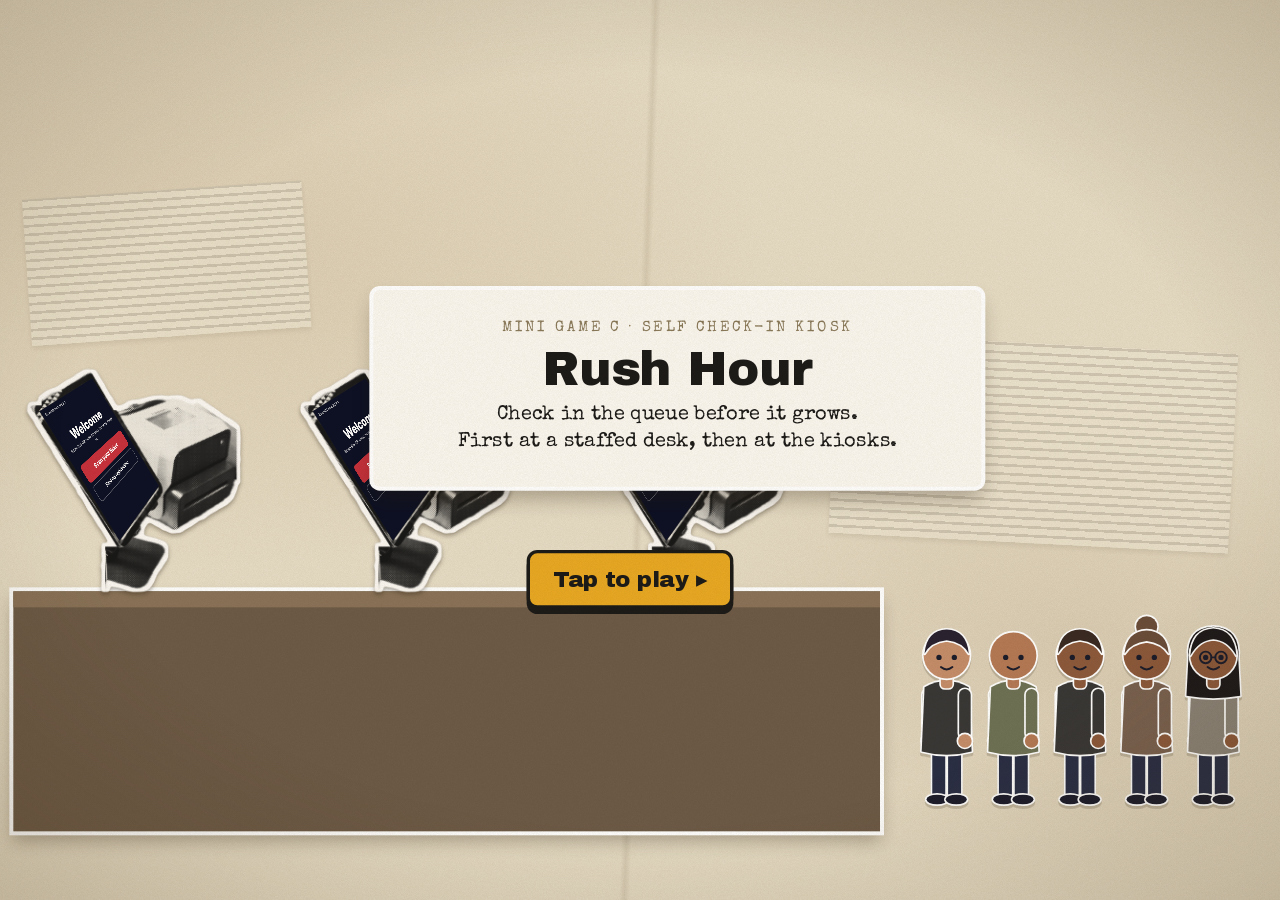
<file: onsite/games/c/index.html>
<!doctype html>
<html lang="en">
<head>
<meta charset="utf-8">
<meta name="viewport" content="width=device-width, initial-scale=1, viewport-fit=cover">
<title>Rush Hour</title>
<link rel="icon" href="data:,">
<link rel="stylesheet" href="https://fonts.googleapis.com/css2?family=Special+Elite&family=Inter:wght@500;600;700;800&family=Outfit:wght@400;500;600;700;800&display=swap">
<link rel="stylesheet" href="../common.css">
<style>
/* Mini game C · "Rush Hour": check in a queue. First at a staffed desk, where every guest has to be found by name in a
   list of look-alike names before their badge prints. Then at three self check-in kiosks: one scan and the badge prints
   right there. Last, a PVC kiosk where the guest snaps their own headshot and the Primacy prints their card. */
#crowd{position:absolute;inset:0;z-index:10;pointer-events:none}
#desk{position:absolute;left:30px;top:770px;width:770px;height:340px;z-index:14;background:#6E5B47;box-shadow:0 0 0 6px #fff,0 14px 24px rgba(40,28,10,.3);transform:rotate(-.4deg)}
#desk:before,#table:before{content:'';position:absolute;left:0;right:0;top:0;height:24px;background:#8A7358}
#table{position:absolute;left:20px;top:752px;width:1300px;height:360px;z-index:14;background:#6E5B47;box-shadow:0 0 0 6px #fff,0 14px 24px rgba(40,28,10,.3);display:none}
#scene{position:absolute;inset:0;z-index:15}
.printer{position:absolute;left:0;top:0;z-index:15}
#laptop{position:absolute;left:70px;top:590px;width:250px;height:170px;z-index:15}
#laptop .lid{position:absolute;left:14px;top:0;width:222px;height:150px;background:#22252C;border-radius:10px 10px 2px 2px;box-shadow:0 0 0 4px #fff}
#laptop .lid i{position:absolute;inset:9px;background:#fff;border-radius:3px;background-image:repeating-linear-gradient(0deg,#fff 0 13px,#e3e5ee 13px 15px)}
#laptop .base{position:absolute;left:0;top:150px;width:250px;height:16px;background:#3A3D44;border-radius:0 0 10px 10px;box-shadow:0 0 0 4px #fff}
/* the attendee list at the desk */
#list{position:absolute;left:520px;top:150px;width:820px;z-index:30;background:#fff;box-shadow:0 0 0 6px #fff,0 0 0 26px #22252C,0 0 0 30px #fff,0 20px 34px rgba(40,28,10,.35);border-radius:4px;overflow:hidden;transform-origin:0 100%}
#list .hd{background:var(--onsite);color:#fff;font:700 22px Inter;padding:12px 18px;display:flex;gap:12px;align-items:center}
#list .hd i{font-style:normal;font:600 15px Inter;background:rgba(255,255,255,.2);border-radius:7px;padding:4px 10px}
#list .hd b{margin-left:auto;font:600 17px Inter;opacity:.85}
#list .row{display:flex;align-items:center;gap:16px;height:58px;padding:0 20px;border-top:1px solid #E5E7EB;font:600 26px Inter;color:#1F2937;cursor:pointer}
#list .row em{margin-left:auto;font-style:normal;font:600 15px Inter;color:#6B7280}
#list .row.no{background:#FDE2DE;color:var(--red)}
#list .row.yes{background:#D9F2E4}
.say{position:absolute;left:0;top:0;z-index:26;background:#fff;border:3px solid var(--ink);border-radius:16px;padding:10px 16px 8px;font:24px 'Special Elite';white-space:nowrap;box-shadow:0 5px 0 rgba(0,0,0,.15)}
.say:after{content:'';position:absolute;left:34px;bottom:-16px;border:9px solid transparent;border-top-color:var(--ink)}
/* the badge coming out of a printer */
.feed{position:absolute;left:0;top:0;overflow:hidden;z-index:16;pointer-events:none}
.bdg{position:absolute;left:6px;top:0;background:#fff;box-shadow:0 0 0 1px rgba(0,0,0,.18),0 5px 8px rgba(40,28,10,.25);box-sizing:border-box;text-align:center;font:800 15px/1.1 Inter;color:var(--ink)}
.bdg i{display:block;font:600 10px Inter;letter-spacing:.12em;color:#555;margin-top:4px;font-style:normal}
.bdg .qr{width:36px;height:36px;margin:10px auto 0;background:repeating-conic-gradient(#1D1B18 0 25%,#fff 0 50%);background-size:8px 8px;border:2px solid #1D1B18}
/* a kiosk: the real tablet + printer cut-out, its screen drawn in perspective over the tablet */
.kiosk{position:absolute;left:0;top:0;width:893px;height:932px;transform-origin:0 0;z-index:15;cursor:pointer}
.kiosk img{position:absolute;left:0;top:0;width:893px;height:932px}
.kiosk.tab,.kiosk.tab img{width:355px;height:519px}
.ui{position:absolute;left:0;top:0;width:300px;height:400px;background:#0E1124;color:#fff;font-family:Inter;overflow:hidden;text-align:center;transform-origin:0 0}
.ui .ev{position:absolute;left:12px;top:10px;font:700 11px Inter;opacity:.7;letter-spacing:.04em}
.ui h5{margin:84px 0 6px;font:800 40px/1 Inter}
.ui p{margin:0 22px;font:500 13px/1.35 Inter;opacity:.8}
.ui .b{margin:18px 20px 0;height:54px;border-radius:10px;background:#C8323C;display:flex;align-items:center;justify-content:center;font:800 19px Inter}
.ui .b.o{background:transparent;border:2px solid rgba(255,255,255,.35);height:44px;margin-top:10px;font-size:15px}
.ui .ok{width:84px;height:84px;margin:86px auto 10px;border-radius:50%;background:#22A06B;display:flex;align-items:center;justify-content:center;font:900 52px Inter}
.ui .face{width:150px;height:180px;margin:62px auto 8px;border-radius:50% 50% 46% 46%;border:4px dashed rgba(255,255,255,.6);overflow:hidden;background:#2A2E44}
/* the tap target: a pulsing orange circle on the kiosk screen with a TAP tag */
.tapme{position:absolute;left:0;top:0;z-index:24;cursor:pointer}
.tapme .rg{position:absolute;border:12px dashed var(--mustard);border-radius:50%;background:rgba(233,169,35,.18);box-shadow:0 0 0 4px rgba(255,255,255,.55)}
.tapme .tg{position:absolute;background:var(--mustard);color:var(--ink);font:400 28px 'Archivo Black';padding:10px 18px 8px;border-radius:10px;white-space:nowrap;
  box-shadow:0 0 0 4px #fff,0 6px 10px rgba(40,28,10,.25)}
.tapme .tg:after{content:'';position:absolute;left:24px;bottom:-24px;border:13px solid transparent;border-top-color:var(--mustard)}
.qrb{position:absolute;left:0;top:0;width:56px;height:94px;border-radius:12px;background:#22252C;box-shadow:0 0 0 4px #fff,0 6px 8px rgba(40,28,10,.3);z-index:24}
.qrb:after{content:'';position:absolute;inset:14px 7px;background:#fff repeating-conic-gradient(#1D1B18 0 25%,#fff 0 50%);background-size:8px 8px;border-radius:3px}
.pvc{position:absolute;left:0;top:0;width:208px;height:325px;transform-origin:0 0;border-radius:12px;overflow:hidden;box-shadow:0 0 0 3px #fff,0 8px 12px rgba(40,28,10,.22);z-index:22}
.conf{position:absolute;left:0;top:0;width:18px;height:18px;z-index:21;box-shadow:0 0 0 3px #fff}
#flash{position:absolute;inset:0;background:#fff;z-index:70;opacity:0;pointer-events:none}
/* upright (800 wide, as tall as the screen; positions in the script come from its height): the served guest at the desk,
   the attendee list rising from the bottom within thumb reach and clear of NookPass's QR button, the queue on a row along
   the bottom; text sized to read on a phone (rows 32px, 90px tall to tap) */
.port .say{font-size:30px;padding:10px 16px 8px}
.port .say.r:after{left:auto;right:34px}
.port #list{left:50px;width:510px}
.port #list .hd{font-size:24px;padding:12px 18px}.port #list .hd b{font-size:20px}
.port #list .row{height:90px;font-size:32px;padding:0 18px}.port #list .row em{font-size:22px}
.port .stamp{font-size:44px}
.port .hud.pg{display:none}
.port .tapme .tg{font-size:30px}
/* upright: instead of long instructions, a hand shows the move once */
.hand{position:absolute;left:0;top:0;z-index:60;font:96px/1 serif;pointer-events:none;opacity:0}
.rip{position:absolute;left:0;top:0;width:110px;height:110px;border-radius:50%;border:7px solid var(--mustard);background:rgba(233,169,35,.18);z-index:59;pointer-events:none}
.port #list .row.hint{background:#FFF1C9}
</style>
</head>
<body>
<div id="stage">
  <div class="bg"></div>
  <div class="news" style="left:1250px;top:380px;width:600px;height:300px;transform:rotate(3deg)"></div>
  <div class="news" style="left:40px;top:150px;width:420px;height:220px;transform:rotate(-4deg)"></div>
  <div id="crowd"></div>
  <div id="desk"></div><div id="table"></div>
  <div id="scene"></div>
  <div id="flash"></div>
  <div class="grain"></div><div class="vig"></div>
</div>
<script src="../common.js"></script>
<script>
const { $, place, tween, wait, strip, unstrip, stamp, wipe, button, sfx } = G;
const crowd = document.getElementById('crowd'), scene = document.getElementById('scene');
const ROUND = 15, EVERY = 2000, S = .72, IMG = '../assets/img/';
// guests, and the look-alike names a desk has to tell them apart from
const PEOPLE = [
  ['Tan Wei Ling', 'Tan Wei Lin', 'Tan Mei Ling', 'Tang Wei Ling', 'Tan Wai Ling', 'Teo Wei Ling', 'Tan Wei Liang', 'Tan Hui Ling'],
  ['Priya Nair', 'Priya Nayar', 'Priya Naidu', 'Pria Nair', 'Priyanka Nair', 'Divya Nair', 'Priya Menon', 'Riya Nair'],
  ['Ahmad Tahir', 'Ahmad Taher', 'Ahmed Tahir', 'Ahmad Tamin', 'Hamad Tahir', 'Ahmad Rahim', 'Ahmad Tariq', 'Amad Tahir'],
  ['Sarah Lim', 'Sara Lim', 'Sarah Lin', 'Sarah Lam', 'Sarah Liew', 'Clara Lim', 'Sarah Low', 'Sasha Lim'],
  ['Lee Jun Hao', 'Lee Jun Hau', 'Li Jun Hao', 'Lee Jin Hao', 'Lee Jun Kai', 'Lee Jian Hao', 'Leo Jun Hao', 'Lee Yun Hao'],
  ['Nurul Aisyah', 'Nurul Aishah', 'Nur Aisyah', 'Nurul Asyikin', 'Nurul Ain', 'Nurul Atiqah', 'Noor Aisyah', 'Nurul Alisya'],
  ['Ben Ong', 'Ben Ang', 'Benny Ong', 'Ken Ong', 'Ben Ow', 'Bernard Ong', 'Ben Oon', 'Glen Ong'],
  ['Grace Teo', 'Grace Tay', 'Grace Toh', 'Gracie Teo', 'Grace Tee', 'Joyce Teo', 'Grace Tan', 'Grace Seow'],
  ['Ravi Shankar', 'Ravi Sankar', 'Ravi Shekar', 'Ravin Shankar', 'Ravi Sharma', 'Rafi Shankar', 'Ravi Kumar', 'Ravi Shanker'],
  ['Kenji Mori', 'Kenji Moriya', 'Kenta Mori', 'Kenji Muro', 'Kenji Morita', 'Koji Mori', 'Kenji Miura', 'Kenichi Mori'],
];
let RUN = 0, Q = [], made = 0, over = false, overP, endRound, arrivals, watch, stats = [], hud = {}, mode = 'desk';

// ---------- upright (800 × G.H): every position comes from the screen's own height ----------
const H = G.H, UP = G.PORT ? (() => {
  const dFloor = H - 400, DT = dFloor - 230;                       // desk round: the served guest's feet; the desk top
  const KY = Math.max(380, Math.min(H - 794, Math.round(310 + (H - 1150) * .55))), TT = KY + 214;   // kiosk round: the kiosks' tops; the table top
  return { qFloor: H - 40, qX0: 720, qSpan: 630, dFloor, DT, PX: 270, PY: DT - 260, PW: 300, KY, TT, KF: TT + 240, T2: H - 330 };
})() : null;
// upright: a hand moves in, taps the target once (a ripple, the row lit) and leaves; the player still makes the move
async function demoTap(find, run, light) {
  if (!G.PORT) return;
  let el = null; for (let i = 0; i < 60 && run === RUN && !(el = find()); i++) await wait(100);
  if (!el || run !== RUN) return; await wait(350);                       // let it finish popping in
  const r = el.getBoundingClientRect(); if (!r.width) return;
  const c = G.toStage(r.left + r.width / 2, r.top + r.height / 2), at = (x, y, k = 1) => place(h, x - 30, y - 8, -8, k);
  const h = $('<div class="hand">👆</div>'), x0 = c.x + 160, y0 = c.y + 240;
  await tween(.6, e => { h.style.opacity = Math.min(1, e * 2.5); at(x0 + (c.x - x0) * e, y0 + (c.y - y0) * e); }, 'inout');
  if (run !== RUN) return h.remove();
  const rp = $('<div class="rip"></div>'); sfx('click-soft', -16); if (light) el.classList.add('hint');
  await tween(.4, e => { at(c.x, c.y + 10 * Math.sin(e * Math.PI), 1 - .1 * Math.sin(e * Math.PI)); place(rp, c.x - 55, c.y - 55, 0, .4 + 1.1 * e); rp.style.opacity = 1 - e; }, 'out', false);
  rp.remove(); await wait(700); if (light) el.classList.remove('hint');
  await tween(.35, e => h.style.opacity = 1 - e); h.remove();
}
async function beat(text, color, run) {   // upright: a story beat as a stamp, not a sentence
  if (!G.PORT) return;
  const st = await stamp(text, 60, Math.round(G.H * .36), color, -5); await wait(900); st.remove();
}
function tableAt(top) { if (G.PORT) Object.assign(document.getElementById('table').style, { left: '10px', top: top + 'px', width: '780px', height: '300px' }); }
if (G.PORT) { const nw = document.querySelectorAll('.news'); [[430, 250, 340, 170, 3], [24, 262, 360, 180, -4]].forEach(([l, t, w, h, r], i) => Object.assign(nw[i].style, { left: l + 'px', top: t + 'px', width: w + 'px', height: h + 'px', transform: `rotate(${r}deg)` })); }

// ---------- people and the queue ----------
const D = G.PORT ? { x: 690, floor: UP.dFloor } : { x: 900, floor: 1020 };   // where the guest stands at the desk
const QX = () => mode === 'desk' ? D.x : 1420;              // where the queue starts
const FLOOR = () => mode === 'desk' ? D.floor : 1070;
// upright: the queue is a row along the bottom, starting on the right and growing to the left (the guest being served
// stands at the desk above it); new guests walk in from the right
const KF = G.PORT ? UP.KF : 1070;                            // where a guest stands at a kiosk
function posOf(i, n) {
  if (!G.PORT) { const span = mode === 'desk' ? 960 : 470, gap = Math.min(mode === 'desk' ? 140 : 110, span / Math.max(1, n - 1)); return { x: QX() + i * gap, y: FLOOR() }; }
  const lead = mode === 'desk' ? 1 : 0, k = i - lead;
  if (k < 0) return { x: D.x, y: D.floor };
  return { x: UP.qX0 - k * Math.min(120, UP.qSpan / Math.max(1, n - lead - 1)), y: UP.qFloor };
}
function newGuest(fromX = G.P(2060 + (G.SPREAD || 0) / 2, G.W + 120), fromY = G.PORT ? UP.qFloor : FLOOR()) {
  const i = made++, g = G.person({ ...G.look(i + 3), s: S }, crowd);
  g._names = PEOPLE[i % PEOPLE.length]; g._name = g._names[0];
  G.at(g, fromX, fromY); Q.push(g); layout(); return g;
}
function layout() {
  Q.forEach((g, i) => { g.style.zIndex = 100 - i; const p = posOf(i, Q.length); if (Math.abs(g._x - p.x) > 2 || Math.abs(g._y - p.y) > 2) g._arrive = G.walk(g, p.x, p.y, 520); });
  setHud();
}
function setHud() {
  if (!hud.q) return;
  hud.q.innerHTML = `Queue<b>${Q.length}</b>`; hud.d.innerHTML = `Checked in<b>${hud.done}</b>`;
  hud.p.innerHTML = `Per guest<b>${hud.done ? ((performance.now() - hud.t0) / 1000 / hud.done).toFixed(1) + ' s' : '–'}</b>`;
}
function makeHud() {
  hud = { done: 0, t0: performance.now(), d: $('<div class="hud"></div>'), q: $('<div class="hud"></div>'), p: $('<div class="hud pg"></div>') };
  if (G.PORT) { place(hud.d, 24, 166, -1); place(hud.q, 300, 166, 1); }   // upright: two chips under the instruction (per-guest time stays for the result)
  else { place(hud.d, 1430, 22, -1); place(hud.q, 1430, 84, 1); place(hud.p, 1430, 146, -.5); }
  setHud();
}
const chest = g => ({ x: g._x, y: g._y - 158 * g._s });
function badgeOn(g) {
  g.querySelector('.slot').innerHTML = '<path d="M-14 -92 L-8 -34 M14 -92 L8 -34" stroke="#1d1d2b" fill="none" style="stroke-width:3"/>'
    + '<rect x="-26" y="-34" width="52" height="68" rx="3" fill="#fff"/><rect x="-16" y="-18" width="32" height="5" fill="#1d1d2b"/><rect x="-10" y="8" width="20" height="20" fill="#1d1d2b"/>';
  sfx('sparkle', -20);
}
// a badge slides out of a slot, then flies to the guest's chest
async function printTo(g, sx, sy, w = 112, h = 150) {
  const f = $(`<div class="feed" style="width:${w + 12}px;height:${h + 10}px"><div class="bdg" style="width:${w}px;height:${h}px;padding-top:${h * .22}px">${g._name.toUpperCase()}<i>DELEGATE</i><div class="qr"></div></div></div>`, scene);
  place(f, sx - (w + 12) / 2, sy); const b = f.firstChild; G.whirr(.6);
  await tween(.6, e => { b.style.transform = `translateY(${-h + h * e}px)`; }, 'linear');
  const x0 = f._x, y0 = f._y, c = chest(g), tx = c.x - (w + 12) / 2, ty = c.y - (h + 10) / 2;
  sfx('whoosh-short', -18);
  await tween(.3, e => place(f, x0 + (tx - x0) * e, y0 + (ty - y0) * e - Math.sin(e * Math.PI) * 60, 0, 1 - .55 * e), 'inout');
  f.remove(); badgeOn(g);
}

// ---------- round 1: a staffed desk ----------
function say(g, text) {
  const s = $(`<div class="say">${text}</div>`); place(s, g._x + 56, g._y - 420 * g._s - 4, -1.5);
  if (G.PORT) { s.classList.add('r'); place(s, g._x + 60 - s.offsetWidth, g._y - 420 * g._s - 70, -1.5); }   // portrait: to the left of the head, tail on the right
  sfx('pop', -16); return s;
}
function findName(g) {                // the desk looks the guest up in a list of look-alike names
  return new Promise(res => {
    const rows = g._names.slice(0, G.PORT ? 6 : 8).sort();     // upright: six look-alikes (rows big enough to read and tap)
    const L = $(`<div id="list"><div class="hd">${G.PORT ? '' : 'eventnook <i>Check-in</i> '}Attendee list<b>${rows.length} of 1,240 · “${g._name.split(' ')[0]}”</b></div>
      ${rows.map(n => `<div class="row">${n}<em>${['Delegate', 'Speaker', 'Delegate', 'Media', 'Delegate', 'VIP'][n.length % 6]}</em></div>`).join('')}</div>`);
    if (G.PORT) L.style.top = (G.H - 30 - L.offsetHeight) + 'px';   // rises from the bottom, within thumb reach
    L.style.transform = 'scale(.2)'; tween(.22, e => L.style.transform = `scale(${.2 + .8 * e})`, 'back'); sfx('flip', -14);
    L.querySelectorAll('.row').forEach(r => r.addEventListener('pointerup', async () => {
      if (L._done) return;
      if (r.firstChild.textContent === g._name) {
        L._done = true; r.classList.add('yes'); G.ding(); await wait(220);
        await tween(.16, e => L.style.transform = `scale(${1 - .8 * e})`, 'in'); L.remove(); res(true);
      } else { r.classList.add('no'); G.boing(); g._wrong = (g._wrong || 0) + 1; setTimeout(() => r.classList.remove('no'), 500); }
    }));
    findName.cancel = () => L.remove();
  });
}
async function deskRound() {
  const run = RUN; mode = 'desk'; over = false;
  document.getElementById('desk').style.display = ''; document.getElementById('table').style.display = 'none'; crowd.style.zIndex = 10;
  if (G.PORT) Object.assign(document.getElementById('desk').style, { left: '20px', top: UP.DT + 'px', width: '540px', height: '230px' });
  scene.innerHTML = '';
  const lap = $(`<div id="laptop"><div class="lid"><i></i></div><div class="base"></div></div>`, scene);
  if (G.PORT) Object.assign(lap.style, { left: '36px', top: (UP.DT - 160) + 'px' });
  const pr = $(`<img class="printer cut" src="${IMG}printer-badge.png" alt="" style="width:${G.PORT ? UP.PW : 430}px">`, scene); place(pr, G.PORT ? UP.PX : 330, G.PORT ? UP.PY : 396);
  Q.forEach(g => g.remove()); Q = []; made = 0;
  if (G.PORT) for (let i = 0; i < 6; i++) { const p = posOf(i, 6), g = newGuest(p.x + 40, p.y); G.at(g, p.x, p.y); }
  else for (let i = 0; i < 6; i++) { const g = newGuest(D.x + 140 * i + 40); G.at(g, D.x + 140 * i, D.floor); }
  layout(); makeHud();
  await beat('THE OLD WAY', 'var(--red)', run); if (run !== RUN) return;
  const s = await strip(G.PORT ? 'Tap their name' : 'The old way: one desk. Find each guest by name.', G.P(90, 24), G.P(40, 24), { rot: -1 }); if (run !== RUN) return;
  overP = new Promise(r => endRound = r);
  hud.t0 = performance.now(); watch = G.watch(ROUND, G.P(1730, 626), G.P(22, 150), () => { over = true; endRound(); });
  arrivals = setInterval(() => { if (Q.length < 18) newGuest(); }, EVERY);
  IDLE.arm();                                              // the instruction stays up for the whole round
  demoTap(() => { const L = document.getElementById('list'); return L && !L._done && Q[0] && [...L.querySelectorAll('.row')].find(r => r.firstChild.textContent === Q[0]._name); }, run, true);
  let wrong = 0;
  while (!over) {
    const g = Q[0]; if (!g) { await Promise.race([wait(300), overP]); continue; }
    await Promise.race([g._arrive, overP]); if (over || run !== RUN) break;
    const b = say(g, `Hi, I'm ${g._name}.`);
    const r = await Promise.race([findName(g), overP.then(() => null)]); b.remove();
    if (r === null) { findName.cancel(); break; }
    wrong += g._wrong || 0;
    hud.done++; Q.shift(); layout();
    await printTo(g, G.PORT ? UP.PX + .637 * UP.PW : 604, G.PORT ? UP.PY + .647 * UP.PW : 674, 112, 150);   // one desk: print, hand it over, then the next guest
    G.walk(g, -160 - (G.SPREAD || 0) / 2, D.floor, 560).then(() => g.remove());   // off past a wider stage's left edge too
  }
  if (run !== RUN) return;
  clearInterval(arrivals); watch.stop(); unstrip(s);
  stats.push({ done: hud.done, q: Q.length, per: hud.done ? (ROUND / hud.done).toFixed(1) : '–', wrong });
  await wait(300); return run;
}

// ---------- round 2: three self check-in kiosks ----------
const KS = G.PORT ? .26 : .36, KQ = [[54, 177], [273, 40], [551, 488], [387, 716]], KSLOT = [745, 515];
const KX = G.PORT ? [34, 284, 534] : [40, 450, 860], KY = G.PORT ? UP.KY : 418;   // the three kiosks on the table (upright: across the full width)
function homography(el, w, h, P) {   // map a w×h element onto the four corners P (TL, TR, BR, BL)
  const [[x0, y0], [x1, y1], [x2, y2], [x3, y3]] = P;
  const sx = x0 - x1 + x2 - x3, sy = y0 - y1 + y2 - y3, dx1 = x1 - x2, dx2 = x3 - x2, dy1 = y1 - y2, dy2 = y3 - y2, den = dx1 * dy2 - dx2 * dy1;
  const g = (sx * dy2 - dx2 * sy) / den, h2 = (dx1 * sy - sx * dy1) / den;
  const a = x1 - x0 + g * x1, b = x3 - x0 + h2 * x3, d = y1 - y0 + g * y1, e = y3 - y0 + h2 * y3;
  el.style.transform = `matrix3d(${a / w},${d / w},0,${g / w},${b / h},${e / h},0,${h2 / h},0,0,1,0,${x0},${y0},0,1)`;
}
const UI = {
  welcome: () => `<div class="ev">EventNook NEXT</div><h5>Welcome</h5><p>Scan the QR code on your ticket to check in.</p><div class="b">Scan your ticket</div><div class="b o">Find my registration</div>`,
  ok: n => `<div class="ev">EventNook NEXT</div><div class="ok">✓</div><h5 style="margin:0 0 8px;font-size:30px">Hi, ${n.split(' ')[0]}!</h5><p>Printing your badge…</p>`,
  photo: () => `<div class="ev">EventNook NEXT</div><div class="face"></div><h5 style="margin:0 0 6px;font-size:26px">Let's take your photo</h5><div class="b">Take my photo</div>`,
  shot: o => `<div class="ev">EventNook NEXT</div><div class="face" style="border-style:solid;border-color:#22A06B">${G.headSVG(o, '#2A2E44')}</div><h5 style="margin:0 0 6px;font-size:26px">Looks great!</h5><div class="b">Check in</div>`,
};
function kiosk(x, y, s, tab) {
  const k = $(`<div class="kiosk${tab ? ' tab' : ''}"><img class="cut" src="${IMG}${tab ? 'kiosk-tablet.png' : 'kiosk.png'}" alt=""><div class="ui"></div></div>`, scene);
  k.style.transform = `translate(${x}px,${y}px) scale(${s})`; k._x = x; k._y = y; k._s = s;
  k._ui = k.querySelector('.ui'); homography(k._ui, 300, 400, tab ? [[39, 108], [164, 29], [325, 287], [231, 419]] : KQ);
  k.show = st => { k._ui.innerHTML = st; }; k.show(UI.welcome());
  k.addEventListener('pointerup', () => k._tap && k._tap());
  return k;
}
function ringOn(k, quad, label = 'TAP') {     // a pulsing orange circle over the screen; tapping it taps the kiosk
  const cx = k._x + (quad[0][0] + quad[2][0]) / 2 * k._s, cy = k._y + (quad[1][1] + quad[3][1]) / 2 * k._s;
  const w = (quad[2][0] - quad[0][0]) * k._s + 70, h = (quad[3][1] - quad[1][1]) * k._s + 60;
  const r = $(`<div class="tapme"><div class="rg" style="width:${w}px;height:${h}px;left:${-w / 2}px;top:${-h / 2}px;transform:rotate(-28deg)"></div>
    <div class="tg" style="left:${w * .12}px;top:${-h / 2 - 46}px">${label}</div></div>`);
  place(r, cx, cy); r.addEventListener('pointerup', () => k._tap && k._tap());
  const tg = r.querySelector('.tg'), run = RUN; let t = 0;
  const iv = setInterval(() => { if (run !== RUN || !r.isConnected) return clearInterval(iv); t++; place(r, cx, cy, 0, t % 2 ? 1.09 : 1); tg.style.transform = `translateY(${t % 2 ? -8 : 0}px) rotate(${t % 2 ? -3 : 2}deg)`; }, 266);
  return r;
}
async function kioskRound() {
  const run = RUN; mode = 'kiosk'; over = false;
  document.getElementById('desk').style.display = 'none'; document.getElementById('table').style.display = 'block'; crowd.style.zIndex = 16;
  if (G.PORT) tableAt(UP.TT);
  scene.innerHTML = '';
  const K = KX.map(x => { const k = kiosk(x, KY, KS); k._g = null; k._busy = false; return k; });
  Q.forEach(g => g.remove()); Q = []; made = 0;
  if (G.PORT) for (let i = 0; i < 6; i++) { const p = posOf(i, 6), g = newGuest(p.x + 40, p.y); G.at(g, p.x, p.y); }
  else for (let i = 0; i < 6; i++) { const g = newGuest(1420 + 94 * i + 40); G.at(g, 1420 + 94 * i, 1070); }
  layout(); makeHud();
  await beat('NOW: KIOSKS', 'var(--mustard)', run); if (run !== RUN) return;
  const s = await strip(G.PORT ? 'Tap to scan' : 'Kiosks! Tap the orange circle to scan each guest.', G.P(90, 24), G.P(40, 24), { rot: -1 }); if (run !== RUN) return;
  overP = new Promise(r => endRound = r);
  hud.t0 = performance.now(); watch = G.watch(ROUND, G.P(1730, 626), G.P(22, 150), () => { over = true; endRound(); });
  arrivals = setInterval(() => { if (Q.length < 18) newGuest(); }, EVERY);
  IDLE.arm();                                              // the instruction stays up for the whole round
  // the front of the queue walks to any free kiosk
  const feed = () => {
    K.forEach(k => {
      if (k._g || over || !Q.length) return;
      const g = Q.shift(); k._g = g; layout(); g.style.zIndex = 120;
      G.walk(g, k._x + G.P(160, 116), KF, 700).then(() => { if (k._g !== g || over) return; k._ring = ringOn(k, KQ); k._qr = $('<div class="qrb"></div>'); place(k._qr, g._x - 96, g._y - 230, -14); sfx('pop', -16); k._ready = true; });
    });
  };
  const loop = setInterval(() => { if (run !== RUN) return clearInterval(loop); feed(); }, 150);
  demoTap(() => document.querySelector('.tapme .rg'), run);
  K.forEach(k => k._tap = async () => {
    if (!k._ready || k._busy || over) return;
    const g = k._g; k._ready = false; k._busy = true; k._ring.remove(); k._qr.remove();
    G.beep(); k.show(UI.ok(g._name));
    await printTo(g, k._x + KSLOT[0] * KS, k._y + KSLOT[1] * KS, 76, 104);
    hud.done++; setHud();
    G.walk(g, g._x + 40, G.P(1500, H + 420), 700).then(() => g.remove());
    k.show(UI.welcome()); k._g = null; k._busy = false;
  });
  await overP; clearInterval(loop); if (run !== RUN) return;
  clearInterval(arrivals); watch.stop(); unstrip(s);
  const waiting = Q.length + K.filter(k => k._g && !k._busy).length;
  K.forEach(k => { if (k._ring) k._ring.remove(); if (k._qr) k._qr.remove(); });
  stats.push({ done: hud.done, q: waiting, per: hud.done ? (ROUND / hud.done).toFixed(1) : '–' });
  await wait(600); return run;
}

// ---------- the PVC kiosk: the guest snaps their own headshot ----------
async function pvcBeat(run) {
  scene.innerHTML = ''; crowd.innerHTML = '';
  const dy = G.PORT ? UP.T2 - 752 : 0, PX = G.PORT ? 400 : 680, PY = 300 + dy;   // upright: the scene near the bottom, the card pops up above it
  if (G.PORT) tableAt(UP.T2);                                    // ...standing on the table, as in landscape
  const k = kiosk(G.PORT ? 10 : 240, 236 + dy, 1.0, true);
  const pr = $(`<img class="printer cut" src="${IMG}printer-pvc.png" alt="" style="width:380px">`, scene); place(pr, PX, PY);
  const look = { skin: '#C68E6A', shirt: '#6F7255', hair: 'hijab', hairC: '#4F6B6A' }, name = 'Siti Rahman';
  const g = G.person({ ...look, s: .84 }, crowd); G.at(g, G.P(2080 + (G.SPREAD || 0) / 2, G.W + 120), 1070 + dy);
  const s = await strip(G.PORT ? 'Snap your own headshot' : 'Printing PVC? Guests snap their own headshot.', G.P(90, 24), G.P(40, 24), { rot: .6 }); if (run !== RUN) return;
  await G.walk(g, G.PORT ? 300 : 470, 1070 + dy, 760); if (run !== RUN) return;
  k.show(UI.photo()); sfx('pop', -14);
  const TQ = [[39, 108], [164, 29], [325, 287], [231, 419]];
  const tapped = () => new Promise(res => { k._tap = () => { k._tap = null; res(); }; });
  let r = ringOn(k, TQ, G.PORT ? 'TAP FOR A PHOTO' : 'TAP TO TAKE THE PHOTO'); demoTap(() => r.isConnected && r.querySelector('.rg'), run);
  IDLE.arm(); await tapped(); IDLE.disarm(); if (run !== RUN) return;
  r.remove();
  const f = document.getElementById('flash'); sfx('click', -4); setTimeout(G.snip, 50); await tween(.4, e => f.style.opacity = 1 - e, 'out', false);
  k.show(UI.shot(look)); sfx('pop', -12);
  r = ringOn(k, TQ, 'TAP TO CHECK IN');
  IDLE.arm(); await tapped(); IDLE.disarm(); if (run !== RUN) return;
  r.remove(); G.beep(); k.show(UI.ok(name));
  // the Primacy prints her card: her design, her new headshot
  G.whirr(1.0, -14);
  await tween(1.0, (e, q) => pr.style.transform = `translate(${PX + Math.sin(q * 60) * 2}px,${PY + Math.cos(q * 47) * 1.5}px)`, 'linear');
  pr.style.transform = `translate(${PX}px,${PY}px)`;
  const OUT = { x: PX + 390 * 380 / 1029, y: PY + 1010 * 380 / 1029 }, TO = G.PORT ? { x: 480, y: Math.max(150, PY - 480) } : { x: 1230, y: 180 };
  const c = $(`<div class="pvc">${G.cardHTML({ name, title: 'Reporter', co: 'The Daily Byte', look, photo: true }, 'MEDIA', true)}</div>`, scene);
  for (let i = 0; i < 12; i++) {
    const t = G.TH.MEDIA, q = $(`<div class="conf" style="background:${[t.a, t.b, t.c, t.d][i % 4]}"></div>`, scene), a = -Math.PI * (.15 + .7 * i / 11), rr = 140 + G.rnd() * 90;
    tween(.5, e => { place(q, OUT.x + Math.cos(a) * rr * e, OUT.y + Math.sin(a) * rr * e + 160 * e * e, 200 * e, 1 - .4 * e); q.style.opacity = 1 - e * e; }, 'out').then(() => q.remove());
  }
  sfx('sparkle', -10); sfx('pop', -10);
  await tween(.45, e => place(c, OUT.x - 30 + (TO.x - OUT.x + 30) * e, OUT.y - 20 + (TO.y - OUT.y + 20) * e - Math.sin(e * Math.PI) * 100, 4 * e, .3 + 1.0 * e), 'inout');
  await stamp(G.PORT ? 'HEADSHOT<br>ON THE SPOT' : 'HEADSHOT ON THE SPOT', G.P(860, 360), G.P(650, (G.PORT ? UP.T2 : 0) + 30), 'var(--mustard)', -6);   // upright: two lines, right of the guest, above the QR button
  await wait(2200); if (run !== RUN) return;
  await unstrip(s);
}

// ---------- the game ----------
async function play() {
  stats = [];
  let run = await deskRound(); if (run !== RUN) return;
  watch.el.remove();
  const s = await strip(G.PORT ? `Time! ${stats[0].done} in · ${stats[0].q} waiting` : `Time! ${stats[0].done} checked in, ${stats[0].q} still waiting.`, G.P(90, 24), G.P(40, 24), { rot: .6 }); await wait(1800); if (run !== RUN) return;
  await wipe(async () => { s.remove(); G.stage.querySelectorAll('.hud,.say,#list').forEach(e => e.remove()); });
  run = await kioskRound(); if (run !== RUN) return;
  watch.el.remove();
  const s2 = await strip(G.PORT ? `Time! ${stats[1].done} in · 1 scan each` : `Time! ${stats[1].done} checked in. One scan each.`, G.P(90, 24), G.P(40, 24), { rot: -.6 }); await wait(1800); if (run !== RUN) return;
  await wipe(async () => { s2.remove(); G.stage.querySelectorAll('.hud').forEach(e => e.remove()); });
  await pvcBeat(run); if (run !== RUN) return;
  finish();
}
async function finish() {
  IDLE.disarm();
  G.stage.querySelectorAll('.hud,.watch,.stamp').forEach(e => e.remove());
  const [a, b] = stats;
  const R = G.PORT ? [['Desk', 'Kiosks'], ['Checked in', 'Still waiting', 'Sec. per guest', 'Each needs']]   // upright: short labels, one line each
    : [['Staff desk', 'Self check-in kiosks'], ['Guests checked in', 'Still in the queue', 'Seconds per guest', 'Each guest needs']];
  await G.result({ kicker: 'RUSH HOUR · YOUR RESULT', heads: R[0],
    rows: [[R[1][0], a.done, b.done], [R[1][1], a.q, b.q], [R[1][2], a.per, b.per], [R[1][3], 'name search', '1 scan']],
    stamp: 'PRINTED IN SECONDS', game: 'C', again: start, back: start,
    lb: { title: 'most guests checked in', score: a.done + b.done, label: `${a.done + b.done} guests`, higher: true } });
  IDLE.arm();
}
const IDLE = G.idle(20000, () => start());
function start() {
  RUN++; IDLE.disarm(); clearInterval(arrivals); if (watch) watch.stop(); mode = 'desk';
  G.stage.querySelectorAll('.strip,.stamp,.btn,.card,.hud,.watch,.feed,#list,.say,.qrb,.tapme,.pvc,.hand,.rip,[data-dim]').forEach(e => e.remove());
  crowd.innerHTML = ''; scene.innerHTML = ''; Q = []; made = 0; hud = {};
  document.getElementById('desk').style.display = 'none'; document.getElementById('table').style.display = 'block'; crowd.style.zIndex = 16;
  if (G.PORT) tableAt(UP.TT); else document.getElementById('table').style.top = '';
  KX.forEach(x => kiosk(x, KY, KS));
  for (let i = 0; i < 5; i++) { const g = G.person({ ...G.look(i + 3), s: S }, crowd); G.at(g, G.PORT ? UP.qX0 - 120 * i : 1420 + 100 * i, G.PORT ? UP.qFloor : 1070); g.style.zIndex = 100 - i; }
  G.titleCard('MINI GAME C · SELF CHECK-IN KIOSK', 'Rush Hour', G.PORT ? 'Desk vs kiosks. Beat the queue.' : 'Check in the queue before it grows.<br>First at a staffed desk, then at the kiosks.', () => { crowd.innerHTML = ''; play(); });
}
start();
</script>
</body>
</html>
</file>
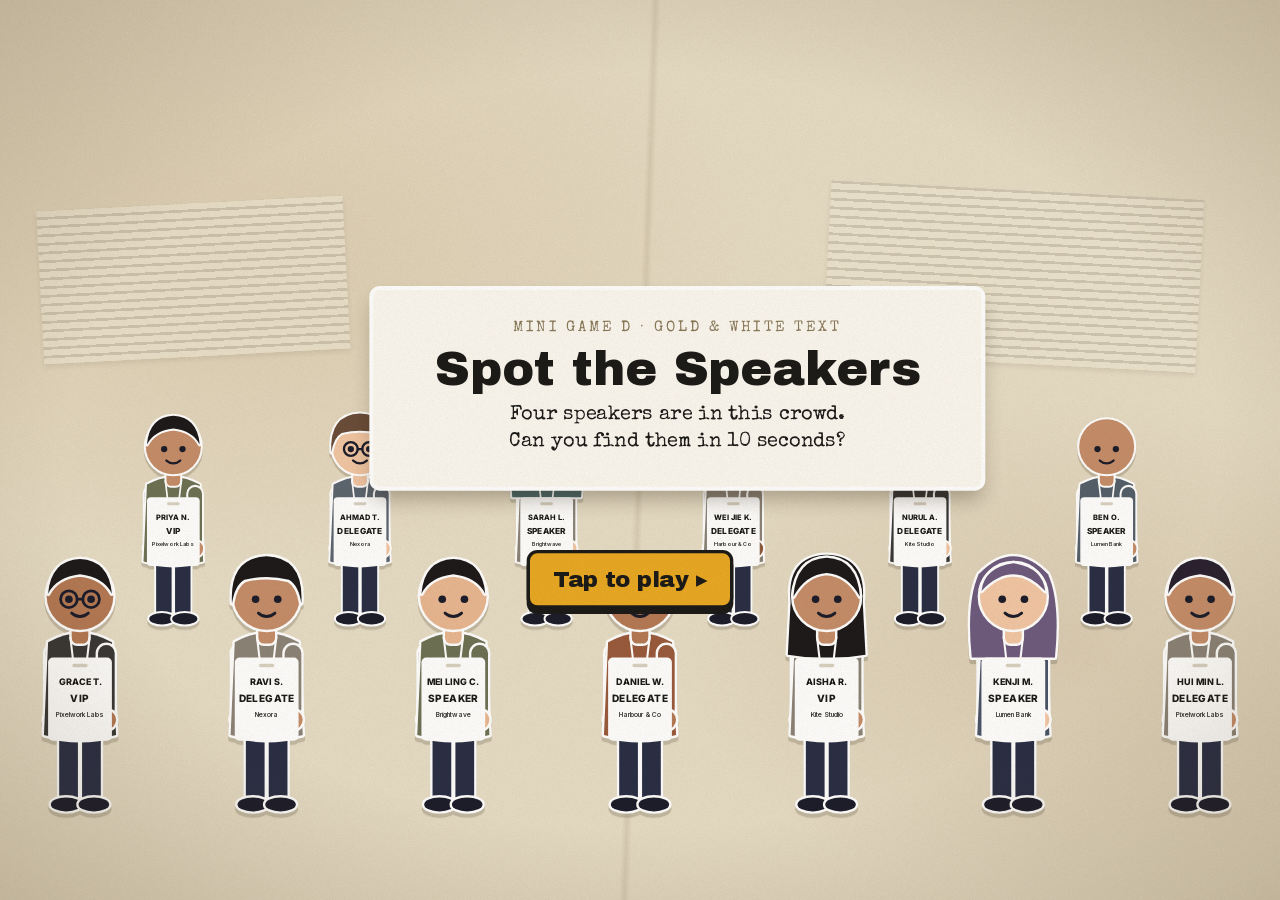
<file: onsite/games/d/index.html>
<!doctype html>
<html lang="en">
<head>
<meta charset="utf-8">
<meta name="viewport" content="width=device-width, initial-scale=1, viewport-fit=cover">
<title>Spot the Speakers</title>
<link rel="icon" href="data:,">
<link rel="stylesheet" href="https://fonts.googleapis.com/css2?family=Special+Elite&family=Inter:wght@500;600;700;800&display=swap">
<link rel="stylesheet" href="../common.css">
<style>
/* Mini game D · "Spot the Speakers": find the five speakers in a crowd. With black-only text every badge looks the same;
   printed in white (speakers) and gold (VIPs), they stand out at a glance. Then the speaker's badge goes into a scrapbook. */
#crowd{position:absolute;inset:0;z-index:10}
#crowd .pup,#crowd .pup svg{pointer-events:none}
#crowd .pup svg *{pointer-events:auto;cursor:pointer}
#marks{position:absolute;left:0;top:0;width:1920px;height:1080px;z-index:28;pointer-events:none;overflow:visible}
.x{position:absolute;left:0;top:0;z-index:32;color:var(--red);font:900 64px 'Archivo Black';pointer-events:none}
.lbl{position:absolute;left:0;top:0;z-index:33;background:var(--strip);font:20px 'Special Elite';padding:6px 12px 4px;box-shadow:0 4px 6px rgba(40,28,10,.2);pointer-events:none;white-space:nowrap}
#book{position:absolute;left:0;top:0;width:1040px;height:720px;z-index:42;background:#FBF6EA;box-shadow:0 0 0 8px #fff,0 26px 40px rgba(40,28,10,.35);
  background-image:radial-gradient(rgba(60,50,35,.18) 1.4px,transparent 1.6px);background-size:28px 28px}
#book .note{position:absolute;font:34px/1.25 'Special Elite';color:#3a3226}
#book .stub{position:absolute;width:250px;height:120px;background:#E9A923;box-shadow:0 6px 10px rgba(40,28,10,.2);font:400 26px/1.1 'Archivo Black';padding:22px 24px;box-sizing:border-box;
  -webkit-mask:radial-gradient(circle 12px at 0 50%,transparent 98%,#000) left/51% 100% no-repeat,radial-gradient(circle 12px at 100% 50%,transparent 98%,#000) right/51% 100% no-repeat}
.hint .ht{font:32px/1.35 'Special Elite';margin-top:18px}.hint .ht b{font:400 34px 'Archivo Black'}
.hint .hk{font:400 26px 'Archivo Black';margin-top:10px}
.port #marks{width:800px}
.port .watch{width:116px;height:116px;font-size:46px}
.port .key{font-size:24px;gap:14px;padding:10px 14px}.port .key i{font-size:22px}
.port .hint .hb{flex-direction:column;gap:14px}.port .hint .hb2{gap:22px}.port .hint .hk{font-size:24px}.port .hint .ht{font-size:31px;margin-top:14px}
.port .lbl{font-size:24px}
.port #book .note{font-size:30px}
/* upright: each round's card is a short animated demo (a hand taps the right badge) instead of sentences */
.demo{position:relative;height:400px;margin:4px -10px 0;pointer-events:none}
.demo .pup{filter:none}
.tut{position:absolute;left:0;top:0;z-index:5;font:84px/1 serif}
.tmk{position:absolute;left:0;top:0;z-index:4;width:150px;height:200px;margin:-100px 0 0 -75px;border:7px solid #E9A923;border-radius:50%;box-sizing:border-box}
.tmk.no{border:0;width:auto;height:auto;margin:-50px 0 0 -26px;color:var(--red);font:900 96px/1 'Archivo Black'}
.demo-l{font:400 38px/1.2 'Archivo Black';margin-top:10px}.demo-l .tm{display:inline-block;font:28px 'Special Elite';background:var(--strip);padding:4px 12px;border-radius:8px;margin-left:8px;vertical-align:4px}
.turned .pup,.port .pup{will-change:transform}   /* on a phone (turned or upright): the swaying crowd moves as layers instead of repainting (WebKit: 126 -> 43 ms CPU/s) */
.sw{display:inline-block;font-family:'Archivo Black';font-weight:400;background:#15171D;color:#F5F5F2;padding:1px 12px 5px;border-radius:8px;line-height:1.1}.sw.gold{color:#E3BF63}
.key{position:absolute;left:0;top:0;z-index:31;display:flex;gap:18px;background:var(--strip);padding:10px 16px;box-shadow:0 6px 10px rgba(40,28,10,.18);font:22px 'Special Elite'}
.key span{display:flex;align-items:center;gap:8px}.key i{font:800 18px Inter;font-style:normal;padding:4px 8px;border-radius:5px}
#real{position:absolute;left:0;top:0;width:330px;z-index:43;filter:drop-shadow(0 14px 14px rgba(40,28,10,.35))}
</style>
</head>
<body>
<div id="stage">
  <div class="bg"></div>
  <div class="news" style="left:1240px;top:150px;width:560px;height:260px;transform:rotate(3deg)"></div>
  <div class="news" style="left:60px;top:170px;width:460px;height:230px;transform:rotate(-3deg)"></div>
  <div id="crowd"></div>
  <svg id="marks" viewBox="0 0 1920 1080"></svg>
  <div class="grain"></div><div class="vig"></div>
</div>
<script src="../common.js"></script>
<script>
const { $, place, tween, wait, strip, unstrip, stamp, wipe, button, sfx } = G;
const crowd = document.getElementById('crowd'), marks = document.getElementById('marks');
if (G.PORT) {                                                     // upright phone: the stage stands up; decor and the marks layer follow
  marks.setAttribute('viewBox', `0 0 800 ${G.H}`); marks.style.height = G.H + 'px';
  const nw = document.querySelectorAll('.news'); [[430, 150, 340, 150, 3], [20, 200, 300, 130, -3]].forEach(([l, t, w, h, r], i) => Object.assign(nw[i].style, { left: l + 'px', top: t + 'px', width: w + 'px', height: h + 'px', transform: `rotate(${r}deg)` }));
}
const ROUND = 10;
// two rows of big people (the back row stands in the gaps of the front row), so every badge can be read
const SLOTS = [];
if (!G.PORT) {
  [260, 540, 820, 1100, 1380, 1660].forEach(x => SLOTS.push({ x, y: 800, s: .86 }));
  [120, 400, 680, 960, 1240, 1520, 1800].forEach(x => SLOTS.push({ x, y: 1080, s: 1.04 }));
} else {
  // upright: five staggered rows (2, 3, 2, 3, 2) of people holding big badges (BADGE x), so the names read on a phone. Sized
  // from the screen's height: rows two apart never hide a badge (d >= 189 s); the front row keeps clear of NookPass's QR button
  // the big badge hangs from the shoulders to the feet (person y 176-416): rows two apart need d >= 208 s
  const TOP = 270, sc = Math.min(.85, (G.H - 22 - TOP) / 1252), d = (G.H - 22 - TOP - 420 * sc) / 4;
  [[275, 525], [150, 400, 650], [275, 525], [150, 400, 650], [275, 525]].forEach((row, r) => row.forEach(x => SLOTS.push({ x, y: Math.round(TOP + 420 * sc + d * r), s: +sc.toFixed(3) })));
}
const BADGE = G.P(1, 2), BADGE_Y = G.P(262, 300);                // upright: the badge is drawn twice as big, lower on the body (face clear)
// where the round's pieces sit: [x, y] landscape / upright
const AT = { strip: G.P([90, 40], [24, 20]), hud: G.P([1430, 40], [24, 150]), watch: G.P([1730, 22], [660, 128]), key: G.P([1130, 106], [24, 222]) };
const NAMES = ['PRIYA N.', 'AHMAD T.', 'SARAH L.', 'WEI JIE K.', 'NURUL A.', 'BEN O.', 'GRACE T.', 'RAVI S.', 'MEI LING C.', 'DANIEL W.', 'AISHA R.', 'KENJI M.', 'HUI MIN L.'].slice(0, G.P(13, 12));   // upright: 12 (still 4 speakers)
const COS = ['Pixelwork Labs', 'Nexora', 'Brightwave', 'Harbour & Co', 'Kite Studio', 'Lumen Bank'];
const ROLE = i => [2, 5, 8, 11].includes(i) ? 'SPEAKER' : [0, 6, 10].includes(i) ? 'VIP' : 'DELEGATE';
const NSP = 4;                                                    // speakers to find
let key = null, RUN = 0, P = [], found = 0, wrong = 0, t0 = 0, lastFound = null, over = false, endRound, watch, hud, sway = 0, stats = [];

// ---------- badges ----------
function badgeSVG(p, colour) {
  const kind = !colour ? 'plain' : p._role === 'SPEAKER' ? 'white' : p._role === 'VIP' ? 'gold' : 'plain';
  const bg = kind === 'plain' ? '#FFFFFF' : '#15171D', fg = kind === 'gold' ? '#E3BF63' : kind === 'white' ? '#F5F5F2' : '#1D1B18';
  return '<path d="M-14 -92 L-10 -58 M14 -92 L10 -58" stroke="#1d1d2b" fill="none" style="stroke-width:3"/>'
    + '<rect x="-46" y="-62" width="92" height="120" rx="7" fill="#fff"/>' + `<rect x="-43" y="-59" width="86" height="114" rx="5" fill="${bg}"/>`
    + `<rect x="-11" y="-53" width="22" height="5" rx="2.5" fill="${kind === 'plain' ? '#d9d2c2' : '#3a3d46'}"/>`
    + `<text x="0" y="-22" text-anchor="middle" font-family="Inter" font-weight="800" font-size="13" fill="${fg}">${p._name}</text>`
    + `<text x="0" y="2" text-anchor="middle" font-family="Inter" font-weight="800" font-size="14.5" letter-spacing=".5" fill="${fg}">${p._role}</text>`
    + `<text x="0" y="24" text-anchor="middle" font-family="Inter" font-weight="600" font-size="9.5" fill="${fg}" opacity=".85">${p._co}</text>`;
}
function dress(colour) { P.forEach(p => { const sl = p.querySelector('.slot'); sl.innerHTML = badgeSVG(p, colour); if (BADGE !== 1) { sl.setAttribute('transform', `translate(100 ${BADGE_Y}) scale(${BADGE})`); sl.firstElementChild.style.display = 'none'; /* no lanyard over the face */ } }); }

// ---------- the crowd ----------
function build() {
  crowd.innerHTML = ''; P = [];
  NAMES.forEach((n, i) => {
    const p = G.person({ ...G.look(i + 21), s: 1 }, crowd);
    p._name = n; p._role = ROLE(i); p._co = COS[i % COS.length]; p._ph = i * 1.7; P.push(p);
    p.addEventListener("pointerdown", e => hit(p, e));
  });
}
function arrange(order) {
  order.forEach((pi, k) => { const p = P[pi], sl = SLOTS[k]; p._sl = sl; p.style.zIndex = Math.round(sl.y); G.at(p, sl.x, sl.y, 0, sl.s); });
}
function shuffled() { const a = P.map((_, i) => i); for (let i = a.length - 1; i > 0; i--) { const j = Math.floor(Math.random() * (i + 1)); [a[i], a[j]] = [a[j], a[i]]; } return a; }
function startSway() {
  const run = RUN; let last = 0;
  const tick = now => {
    if (run !== RUN || !sway) return;
    if (now - last > 66) { last = now; const t = now / 1000; P.forEach(p => { const sl = p._sl; if (sl) G.at(p, sl.x + Math.sin(t * .8 + p._ph) * 2, sl.y - Math.abs(Math.sin(t * 1.4 + p._ph)) * 2, Math.sin(t * 1.1 + p._ph) * .7, sl.s); }); }
    requestAnimationFrame(tick);
  };
  sway = 1; requestAnimationFrame(tick);
}
function ring(p, color, dashed) {     // a marker circle around a person, drawn on
  const sl = p._sl, cx = sl.x, cy = sl.y - 205 * sl.s, rx = 78 * sl.s + 14, ry = 222 * sl.s;
  const e = document.createElementNS('http://www.w3.org/2000/svg', 'ellipse');
  Object.entries({ cx, cy, rx, ry, fill: 'none', stroke: color, 'stroke-width': 8, 'stroke-linecap': 'round', transform: `rotate(${(G.rnd() - .5) * 10} ${cx} ${cy})` }).forEach(([k, v]) => e.setAttribute(k, v));
  marks.appendChild(e); const L = e.getTotalLength();
  if (dashed) e.setAttribute('stroke-dasharray', '18 14');
  else { e.style.strokeDasharray = L; e.style.strokeDashoffset = L; tween(.24, k => e.style.strokeDashoffset = L * (1 - k), 'out'); }
  return e;
}
function label(p, text, color) { const sl = p._sl, l = $(`<div class="lbl" style="color:${color}">${text}</div>`); place(l, sl.x - 52, sl.y - 440 * sl.s - 20, -4); return l; }

// ---------- tapping ----------
function hit(p, e) {
  if (over || p._found || !hud) return;
  if (p._role === 'SPEAKER') {
    p._found = true; found++; lastFound = p; G.ding(); sfx('pop', -10); G.mood(p, 'wow'); ring(p, '#E9A923');
    setHud(); if (found === NSP) { over = true; endRound(); }
  } else {
    wrong++; G.boing(); const pt = G.pt(e), x = $('<div class="x">✗</div>'); place(x, pt.x - 22, pt.y - 40, -8); setTimeout(() => x.remove(), 600);
    if (p._role === 'VIP' && stats.length) { const l = label(p, 'VIP', '#1D1B18'); setTimeout(() => l.remove(), 900); }
    G.mood(p, 'frown'); setTimeout(() => G.mood(p, null), 700);
  }
}
function setHud() { if (hud) hud.innerHTML = `Speakers found<b>${found} / ${NSP}</b>`; }

// ---------- what to look for (a card before each round) ----------
function exampleBadge(role, kind) {
  const bg = kind === 'plain' ? '#FFFFFF' : '#15171D', fg = kind === 'gold' ? '#E3BF63' : kind === 'white' ? '#F5F5F2' : '#1D1B18';
  return `<svg viewBox="-50 -66 100 128" style="width:230px;height:294px;filter:drop-shadow(0 8px 10px rgba(40,28,10,.25))"><rect x="-46" y="-62" width="92" height="120" rx="7" fill="#fff"/><rect x="-43" y="-59" width="86" height="114" rx="5" fill="${bg}" stroke="#d9d2c2" stroke-width="${kind === 'plain' ? 1 : 0}"/>
    <rect x="-11" y="-53" width="22" height="5" rx="2.5" fill="#d9d2c2"/><text x="0" y="-22" text-anchor="middle" font-family="Inter" font-weight="800" font-size="13" fill="${fg}">SARAH L.</text>
    <text x="0" y="2" text-anchor="middle" font-family="Inter" font-weight="800" font-size="14.5" letter-spacing=".5" fill="${fg}">${role}</text><text x="0" y="24" text-anchor="middle" font-family="Inter" font-weight="600" font-size="9.5" fill="${fg}">Brightwave</text>
    ${kind === 'plain' ? '<ellipse cx="0" cy="-3" rx="44" ry="16" fill="none" stroke="#E9A923" stroke-width="4"/>' : ''}</svg>`;
}
// a little looped demo: people with badges, a hand taps the right one (gold ring) and the wrong ones (red cross)
function demo(box, colour) {
  const who = colour ? [['RAVI S.', 'DELEGATE'], ['SARAH L.', 'SPEAKER'], ['GRACE T.', 'VIP']] : [['SARAH L.', 'SPEAKER'], ['RAVI S.', 'DELEGATE']];
  const xs = colour ? [130, 352, 574] : [220, 484], S = .8, FEET = 392;
  const ppl = who.map(([n, r], i) => {
    const p = G.person({ ...G.look([7, 2, 6][i] + 21), s: S }, box); p._name = n; p._role = r; p._co = COS[i];
    const sl = p.querySelector('.slot'); sl.innerHTML = badgeSVG(p, colour); sl.setAttribute('transform', `translate(100 300) scale(2)`); sl.firstElementChild.style.display = 'none';
    G.at(p, xs[i], FEET, 0, S); return { p, x: xs[i], y: FEET - 96, good: r === 'SPEAKER' };
  });
  const hand = $('<div class="tut">👆</div>', box); let alive = true, hx = 680, hy = 380; place(hand, hx, hy);
  const order = colour ? [ppl[1], ppl[2], ppl[0]] : [ppl[0], ppl[1]];
  (async () => {
    while (alive) for (const t of order) {
      if (!alive) return;
      const x0 = hx, y0 = hy; hx = t.x - 22; hy = t.y + 20;
      await tween(.45, e => place(hand, x0 + (hx - x0) * e, y0 + (hy - y0) * e), 'inout'); if (!alive) return;
      await tween(.16, e => place(hand, hx, hy, 0, 1 - .15 * Math.sin(e * Math.PI))); if (!alive) return;
      const m = $(t.good ? '<div class="tmk"></div>' : '<div class="tmk no">✗</div>', box); place(m, t.x, t.y - 20); if (t.good) G.mood(t.p, 'wow'); else G.mood(t.p, 'frown');
      await wait(750); m.remove(); G.mood(t.p, null);
    }
  })();
  return () => { alive = false; };
}
function hint(colour) {
  return new Promise(res => {
    const dim = $('<div data-dim style="position:absolute;inset:0;background:rgba(231,221,198,.75);z-index:41"></div>');
    const body = colour
      ? `<div class="hb2" style="display:flex;gap:36px;align-items:flex-end;justify-content:center">
          <div style="text-align:center"><img src="../assets/img/badge-white.png" style="height:300px;filter:drop-shadow(0 8px 10px rgba(40,28,10,.25))"><div class="hk">SPEAKER = <span class="sw">white text</span></div></div>
          <div style="text-align:center"><img src="../assets/img/badge-gold.png" style="height:300px;filter:drop-shadow(0 8px 10px rgba(40,28,10,.25))"><div class="hk">VIP = <span class="sw gold">gold text</span></div></div></div>
          <div class="ht">Speakers now wear <b>black badges</b> with <span class="sw">white text</span>.<br>Tap those. Skip the white badges and the <span class="sw gold">gold text</span> VIPs.</div>`
      : `<div class="hb" style="display:flex;gap:44px;align-items:center;justify-content:center">${exampleBadge('SPEAKER', 'plain')}
          <div class="ht" style="text-align:left;margin:0">Find the <b>${NSP} speakers</b>.<br>Their badge says <b>SPEAKER</b>.<br>You have 10 seconds.</div></div>`;
    const demoBody = colour
      ? `<div class="demo"></div><div class="demo-l">Tap <span class="sw">white text</span> <span class="tm">⏱ 10 s</span></div>`
      : `<div class="demo"></div><div class="demo-l">Tap the ${NSP} SPEAKERS <span class="tm">⏱ 10 s</span></div>`;
    const c = $(`<div class="card hint" style="left:${G.P(410, 20)}px;top:${G.P(120, 120)}px;width:${G.P(1100, 760)}px;padding:${G.P('34px 40px 30px', '26px 28px 24px')};box-sizing:border-box;text-align:center">
      <div style="font:500 22px 'Special Elite';letter-spacing:.2em;color:#8a7a5a">${colour ? 'ROUND 2 · GOLD &amp; WHITE TEXT' : 'ROUND 1 · BLACK TEXT ONLY'}</div>${G.PORT ? demoBody : body}</div>`);
    const stopDemo = G.PORT ? demo(c.querySelector('.demo'), colour) : () => {};
    sfx('paper', -10); tween(.3, e => place(c, 0, 500 * (1 - e), -.5));
    IDLE.arm();
    const b = button('Start ▸', 860, 120 + 34 + (colour ? 560 : 420), () => { stopDemo(); IDLE.disarm(); dim.remove(); c.remove(); b.remove(); res(); }, true);
    if (G.PORT) { const h = c.offsetHeight, top = Math.max(110, Math.round((G.H - h - 150) / 2)); c.style.top = top + 'px'; place(b, G.cx(b), top + h + 40); }   // upright: centred, Start under it
    b.style.zIndex = 46;
  });
}

// ---------- a round ----------
async function round(colour) {
  const run = RUN; found = 0; wrong = 0; over = false; lastFound = null; marks.innerHTML = '';
  P.forEach(p => { p._found = false; G.mood(p, null); });
  dress(colour); arrange(shuffled()); startSway();
  await hint(colour); if (run !== RUN) return;
  const s = await strip(colour ? G.P('Tap the speakers: black badges, white text!', 'Tap the white text!') : G.P(`Find the ${NSP} speakers. Tap them!`, `Tap the ${NSP} speakers!`), AT.strip[0], AT.strip[1], { rot: -1 });
  if (run !== RUN) return;
  hud = $('<div class="hud"></div>'); place(hud, AT.hud[0], AT.hud[1], -1); setHud();
  if (colour) { key = $(`<div class="key"><span><i style="background:#15171D;color:#F5F5F2">white text</i>= Speaker</span><span><i style="background:#15171D;color:#E3BF63">gold text</i>= VIP</span></div>`); place(key, AT.key[0], AT.key[1], 1); }
  const done = new Promise(r => endRound = r);
  t0 = performance.now(); watch = G.watch(ROUND, AT.watch[0], AT.watch[1], () => { over = true; endRound(); });
  IDLE.arm();
  await done; if (run !== RUN) return;
  const time = (performance.now() - t0) / 1000; watch.stop(); IDLE.disarm(); if (key) { key.remove(); key = null; }
  stats.push({ found, wrong, time: found === NSP ? time.toFixed(1) + ' s' : 'over 10 s', secs: found === NSP ? +time.toFixed(1) : ROUND });
  await unstrip(s); return run;
}
async function play() {
  stats = [];
  let run = await round(false); if (run !== RUN) return;
  // show the ones that were missed
  const missed = P.filter(p => p._role === 'SPEAKER' && !p._found), tags = [];
  missed.forEach((p, i) => setTimeout(() => { ring(p, '#C8321E', true); tags.push(label(p, 'missed', '#C8321E')); sfx('pop', -18); }, i * 160));
  const s = await strip(found === NSP ? `All ${NSP}! It took ${stats[0].time}.` : G.P(`You found ${found} of ${NSP}. Every badge looks the same.`, `${found} of ${NSP}. They all look alike.`), AT.strip[0], AT.strip[1], { rot: .6 });
  await wait(2200); if (run !== RUN) return;
  await wipe(async () => { s.remove(); tags.forEach(t => t.remove()); watch.el.remove(); hud.remove(); hud = null; marks.innerHTML = ''; });
  run = await round(true); if (run !== RUN) return;
  watch.el.remove(); hud.remove(); hud = null;
  await keepsake(run);
}
async function keepsake(run) {
  sway = 0;
  const p = lastFound || P.find(q => q._role === 'SPEAKER'), sl = p._sl;
  const s = await strip(stats[1].found === NSP ? `All ${NSP} in ${stats[1].time}. They stand out.` : G.P(`${stats[1].found} of ${NSP}. White on black is hard to miss.`, `${stats[1].found} of ${NSP}. White text stands out.`), AT.strip[0], AT.strip[1], { rot: -.6 });
  await wait(1400); if (run !== RUN) return;
  const dim = $('<div data-dim style="position:absolute;inset:0;background:rgba(231,221,198,.8);z-index:41"></div>'); dim.style.opacity = 0;
  tween(.3, e => dim.style.opacity = e);
  s.style.zIndex = 46;
  const book = G.PORT ? $(`<div id="book" style="width:760px;height:640px"><div class="note" style="left:40px;top:430px;transform:rotate(-2deg)">too nice to throw away</div>
    <div class="stub" style="left:480px;top:470px;transform:rotate(5deg)">ADMIT ONE</div>
    <div class="note" style="left:40px;top:520px;font-size:28px;transform:rotate(-2deg)">white on black ✦ gold on black</div>
    <img src="../assets/img/badge-gold.png" alt="" style="position:absolute;left:34px;top:60px;width:230px;transform:rotate(-7deg)">
    <i class="tape" style="left:26px;top:56px;transform:rotate(-34deg)"></i></div>`) : $(`<div id="book"><div class="note" style="left:720px;top:110px;transform:rotate(-3deg)">too nice<br>to throw away</div>
    <div class="stub" style="left:730px;top:300px;transform:rotate(5deg)">ADMIT ONE</div>
    <div class="note" style="left:720px;top:480px;font-size:28px;transform:rotate(-2deg)">white on black ✦<br>gold on black</div>
    <img src="../assets/img/badge-gold.png" alt="" style="position:absolute;left:50px;top:90px;width:300px;transform:rotate(-7deg);filter:drop-shadow(0 10px 10px rgba(40,28,10,.3))">
    <i class="tape" style="left:40px;top:84px;transform:rotate(-34deg)"></i><i class="tape" style="left:250px;top:560px;transform:rotate(-20deg)"></i></div>`);
  const BK = G.P({ x: 440, y: 180, y0: 1200 }, { x: 20, y: Math.max(150, Math.round((G.H - 640) / 2) - 60), y0: G.H + 100 }), dx = BK.x - 440, dy = BK.y - 180;   // upright: the scrapbook sits mid-screen
  place(book, BK.x, BK.y0, -2); sfx('paper', -8);
  await tween(.36, e => place(book, BK.x, BK.y0 - (BK.y0 - BK.y) * e, -2), 'out');
  // the badge leaves the speaker and becomes the real thing: white text on a black badge
  const real = $('<img id="real" src="../assets/img/badge-white.png" alt="">');
  const bx = sl.x - 165, by = sl.y - (420 - BADGE_Y) * sl.s - 213;
  place(real, bx, by, 0, .2); sfx('whoosh-short', -12);
  const RL = G.P({ x: 780 + dx, y: 250 + dy, k: 1 }, { x: BK.x + 410 - 165, y: BK.y + 220 - 213, k: .74 });   // where the real badge lands (upright: smaller, beside the gold one)
  await tween(.5, e => place(real, bx + (RL.x - bx) * e, by + (RL.y - by) * e - Math.sin(e * Math.PI) * 120, 5 * e, .2 + (RL.k - .2) * e), 'inout');
  sfx('sparkle', -8);
  const tapes = G.P([[1030 + dx, 250 + dy, 34], [790 + dx, 640 + dy, -24]], [[BK.x + 480, BK.y + 70, 34], [BK.x + 300, BK.y + 360, -24]]).map(([x, y, r]) => { const t = $('<i class="tape" style="z-index:44"></i>'); place(t, x, y, r); sfx('paper', -14); return t; });
  await stamp('WORTH KEEPING', G.P(1060, 130), G.P(800, BK.y + 660), 'var(--mustard)', -7, 45);
  await wait(2600); if (run !== RUN) return;
  await unstrip(s);
  [book, real, dim, ...tapes].forEach(e => e.remove()); document.querySelectorAll('.stamp').forEach(e => e.remove());
  finish();
}
async function finish() {
  const [a, b] = stats;
  await G.result({ kicker: 'SPOT THE SPEAKERS · YOUR RESULT', heads: ['Black text only', 'Gold & white text'],
    rows: [['Speakers found', `${a.found} / ${NSP}`, `${b.found} / ${NSP}`], ['Time to find all four', a.time, b.time], ['Wrong taps', a.wrong, b.wrong]],
    stamp: 'STANDS OUT', game: 'D', again: start, back: start,
    lb: { title: 'sharpest eyes', score: a.found * 1000 - Math.round(b.secs * 10), label: `${a.found}/${NSP} · ${b.secs.toFixed(1)} s`, higher: true } });
  IDLE.arm();
}
const IDLE = G.idle(20000, () => start());
function start() {
  RUN++; sway = 0; IDLE.disarm(); if (watch) watch.stop(); hud = null; over = true;
  G.stage.querySelectorAll('.strip,.stamp,.btn,.card,.hud,.watch,.x,.lbl,.key,#book,#real,.tape,[data-dim]').forEach(e => e.remove());
  marks.innerHTML = ''; build(); dress(false); arrange(P.map((_, i) => i));
  G.titleCard('MINI GAME D · GOLD &amp; WHITE TEXT', 'Spot the Speakers', G.P('Four speakers are in this crowd.<br>Can you find them in 10 seconds?', 'Find 4 speakers in 10 seconds.'), () => play());
}
start();
</script>
</body>
</html>
</file>
<file: onsite/games/common.css>
/* Booth 01 mini games: the vox-edit-style paper world, for touch. A 1920x1080 stage scaled to fit the screen. */
@import url('assets/fonts/fonts.css');
:root{--paper:#E7DDC6;--ink:#1D1B18;--mustard:#E9A923;--charcoal:#2A2826;--strip:#F6F1E6;--red:#C8321E;
  --onsite:#3B40D8;--nook:#2F6BEF;--green:#22A06B;--orange:#E58A1F;--grey:#A7A9AC}
html,body{margin:0;height:100%;background:#E7DDC6;overflow:hidden;touch-action:none;-webkit-user-select:none;user-select:none;-webkit-tap-highlight-color:transparent}
body{position:fixed;inset:0}   /* the page stays exactly screen-sized: the 1920px stage can't widen it (phones zoomed out to fit it) */
#stage{position:absolute;left:0;top:0;width:1920px;height:1080px;transform-origin:0 0;overflow:hidden;background:var(--paper);font-family:Inter,system-ui,sans-serif;color:var(--ink)}
.bg{position:absolute;inset:0;background:var(--paper);
  background-image:radial-gradient(ellipse 60% 50% at 18% 28%,rgba(150,110,55,.13),transparent 70%),
    radial-gradient(ellipse 45% 40% at 84% 72%,rgba(120,85,40,.12),transparent 70%),
    linear-gradient(92deg,transparent 49.6%,rgba(90,70,40,.10) 50%,transparent 50.4%)}
.grain{position:absolute;inset:0;pointer-events:none;mix-blend-mode:multiply;opacity:.45;z-index:50;
  background-image:url("data:image/svg+xml;utf8,<svg xmlns='http://www.w3.org/2000/svg' width='320' height='320'><filter id='n'><feTurbulence type='fractalNoise' baseFrequency='.85' numOctaves='3' stitchTiles='stitch'/><feColorMatrix values='0 0 0 0 .55  0 0 0 0 .47  0 0 0 0 .36  0 0 0 .5 0'/></filter><rect width='320' height='320' filter='url(%23n)'/></svg>")}
.vig{position:absolute;inset:0;pointer-events:none;z-index:51;background:radial-gradient(ellipse 75% 70% at 50% 50%,transparent 60%,rgba(70,50,20,.22))}
.news{position:absolute;background-color:#EFE7D3;opacity:.7;box-shadow:0 4px 8px rgba(40,28,10,.12);
  background-image:repeating-linear-gradient(0deg,transparent 0 9px,rgba(60,50,35,.22) 9px 13px),linear-gradient(90deg,transparent 48%,#EFE7D3 48% 52%,transparent 52%)}
.cut{filter:drop-shadow(0 10px 8px rgba(40,28,10,.28)) drop-shadow(0 2px 1px rgba(40,28,10,.25))}
.strip{position:absolute;left:0;top:0;white-space:nowrap;background:var(--strip);color:var(--ink);font:38px/1 'Special Elite',monospace;padding:14px 26px 12px;
  box-shadow:0 3px 0 rgba(0,0,0,.10),0 10px 18px rgba(40,28,10,.18);z-index:30}
.strip .car{display:inline-block;width:3px;height:34px;background:var(--ink);vertical-align:-5px;margin-left:2px}
.tape{position:absolute;width:86px;height:30px;background:rgba(232,220,170,.72);box-shadow:0 1px 2px rgba(0,0,0,.08)}
.stamp{position:absolute;left:0;top:0;padding:10px 26px 6px;border:7px double currentColor;border-radius:12px;font:58px/1 'Archivo Black',sans-serif;
  letter-spacing:.04em;mix-blend-mode:multiply;white-space:nowrap;z-index:40;pointer-events:none}
.btn{position:absolute;font:34px/1 'Archivo Black',sans-serif;color:var(--ink);background:var(--strip);border:5px solid var(--ink);border-radius:16px;
  padding:22px 34px;box-shadow:0 8px 0 var(--ink);cursor:pointer;z-index:45}
.btn:active{transform:translateY(6px);box-shadow:0 2px 0 var(--ink)}
.btn.main{background:var(--mustard)}
.wipe{position:absolute;left:0;top:0;width:2100px;height:1080px;background:var(--charcoal);z-index:60;pointer-events:none}
.card{position:absolute;background:#FBF8F1;box-shadow:0 0 0 6px #fff,0 18px 30px rgba(40,28,10,.3);border-radius:10px;z-index:42}
/* paper people (shared by games B, C and D): a standing cut-out, feet at its anchor point */
.pup{position:absolute;left:0;top:0;width:200px;height:420px;transform-origin:50% 100%;filter:drop-shadow(0 6px 0 rgba(40,28,10,.18))}
.pup svg{width:100%;height:100%;overflow:visible}
/* turned sideways on a phone the stage is one big rotated layer: drop the costly blends and filters so it stays smooth */
/* the same on an upright phone (.port): same scale, same cost */
.turned .grain,.port .grain{display:none}
.turned .cut,.port .cut{filter:drop-shadow(0 6px 5px rgba(40,28,10,.26))}
.turned .pup,.port .pup{filter:none}
.turned .stamp,.port .stamp{mix-blend-mode:normal}
.turned .vig,.port .vig{display:none}   /* a full-screen overlay: above layered pieces it becomes one huge layer (WebKit measured: +31 MB) */
.pup svg *{stroke:#fff;stroke-width:7;paint-order:stroke;stroke-linejoin:round}
.pup svg .ln{stroke:#1d1d2b;stroke-width:4;paint-order:normal;fill:none;stroke-linecap:round}
.pup svg .nb,.pup svg .slot *{stroke-width:0}
.pup .mf,.pup .mo,.pup .br{opacity:0}
.pup.frown .ms,.pup.wow .ms{opacity:0}.pup.frown .mf,.pup.frown .br,.pup.wow .mo{opacity:1}
.watch{position:absolute;left:0;top:0;z-index:31;width:150px;height:150px;border-radius:50%;background:var(--mustard);box-shadow:0 0 0 6px #fff,0 10px 16px rgba(40,28,10,.3);
  display:flex;align-items:center;justify-content:center;font:900 54px 'Archivo Black'}
.hud{position:absolute;left:0;top:0;z-index:31;background:var(--strip);padding:10px 18px 8px;font:24px/1.1 'Special Elite';box-shadow:0 6px 10px rgba(40,28,10,.18);white-space:nowrap}
.hud b{font:400 30px 'Archivo Black';margin-left:8px}
.res{width:100%;border-collapse:collapse;font:28px/1.3 'Special Elite';margin-top:18px}
.res th{font:800 18px Inter;letter-spacing:.12em;text-transform:uppercase;color:#8a7a5a;text-align:center;padding:0 10px 10px}
.res td{padding:12px 10px;border-top:2px dashed rgba(0,0,0,.15)}
.res td.v{text-align:center;font:400 38px 'Archivo Black';width:220px}
.res td.old{color:var(--red)}
.hs .ln{fill:none;stroke:#1d1d2b;stroke-width:4;stroke-linecap:round}.hs .br,.hs .mf,.hs .mo{display:none}
/* the leaderboard panel beside the result card */
.lbp{left:1170px;top:150px;width:660px;padding:30px 38px 30px;box-sizing:border-box;z-index:43}
.lbk{font:500 20px 'Special Elite';letter-spacing:.16em;color:#8a7a5a;text-transform:uppercase}
.lr{display:flex;align-items:baseline;gap:22px;padding:12px 8px;border-top:2px dashed rgba(0,0,0,.14);font:30px 'Special Elite'}
.lr:first-of-type{margin-top:14px}
.lr span{font:400 26px 'Archivo Black';width:34px;color:#8a7a5a}.lr b{font:400 36px 'Archivo Black';letter-spacing:.12em;width:150px}.lr em{font-style:normal;margin-left:auto}
.lr.me{background:var(--mustard);border-radius:10px}
.lbe{font:28px 'Special Elite';margin-top:18px}.lbe b{font:400 30px 'Archivo Black'}
.lbt{font:30px 'Special Elite';margin-top:12px}.lbt b{font:400 32px 'Archivo Black'}
.lbs{display:flex;gap:16px;margin:16px 0 18px}
.lbs i{width:84px;height:94px;border-bottom:6px solid var(--ink);font:400 64px/94px 'Archivo Black';text-align:center;font-style:normal}
.lbg{display:grid;grid-template-columns:repeat(7,74px);gap:8px}
.lbkey{height:74px;border:4px solid var(--ink);border-radius:12px;background:var(--strip);font:400 30px 'Archivo Black';color:var(--ink);box-shadow:0 5px 0 var(--ink);cursor:pointer;padding:0}
.lbkey:active{transform:translateY(4px);box-shadow:0 1px 0 var(--ink)}
.lbkey.ok{background:var(--mustard);font-size:24px}.lbkey.ok.off{opacity:.4}
/* portrait (a phone held upright): the stage stands up, 800 wide and as tall as the screen's shape (set in common.js);
   any sliver around it, and around the sideways view, is paper rather than black */
.port,.port body,.turned,.turned body{background:#E7DDC6}
.port .strip{font-size:34px;line-height:1.2;padding:12px 22px 10px}
.port .lbp{left:24px;width:752px;padding:22px 30px 22px}
.port .res{font-size:28px;margin-top:8px}.port .res th{font-size:19px;padding:0 6px 6px}.port .res td{padding:8px 6px}.port .res td.v{font-size:32px;width:180px}
.port .lbk{font-size:22px}.port .lr{font-size:30px;padding:8px 8px}.port .lbe,.port .lbt{font-size:28px;margin-top:6px}
.port .lbs{margin:6px 0 10px}.port .lbs i{width:72px;height:62px;font-size:48px;line-height:62px}
.port .lbg{grid-template-columns:repeat(10,63px);gap:6px}.port .lbkey{height:70px;font-size:30px}.port .lbkey.ok{font-size:22px}   /* 3 rows: stays above NookPass's QR button */
.port .hud{font-size:28px}.port .hud b{font-size:34px}
.port .btn{font-size:36px;padding:20px 30px}
/* phones: the swap button on a game's title screen (same look as the booth's) */
.gsw{position:absolute;left:1826px;top:24px;z-index:55;width:70px;height:70px;border:0;border-radius:18px;padding:0;background:rgba(42,40,38,.55);color:#fff;display:none;align-items:center;justify-content:center;cursor:pointer}
.gsw svg{width:34px;height:34px}.gsw.on{display:flex}
.port .gsw{left:716px}.turned .gsw{top:760px}
/* the "turn your phone sideways" hint: a card over the page (screen px, not stage px), a little device turning on loop */
#turnhint{position:fixed;inset:0;z-index:200;display:flex;align-items:center;justify-content:center;background:rgba(231,221,198,.86);padding:16px;box-sizing:border-box}
#turnhint .th-card{background:#FBF8F1;box-shadow:0 0 0 5px #fff,0 14px 24px rgba(40,28,10,.3);border-radius:10px;padding:24px 28px 20px;text-align:center;display:grid;gap:6px;justify-items:center;max-width:300px}
#turnhint b{font:400 22px/1.15 'Archivo Black',sans-serif;color:var(--ink)}
#turnhint span{font:16px 'Special Elite',monospace;color:#6b5d44}
#turnhint .th-dev{width:46px;height:80px;border:5px solid var(--ink);border-radius:10px;margin:6px 0 14px;position:relative;animation:th-turn 2.4s ease-in-out infinite}
#turnhint .th-dev.tab{width:62px;height:84px}
#turnhint .th-dev i{position:absolute;left:50%;bottom:4px;width:10px;height:3px;margin-left:-5px;border-radius:2px;background:var(--ink)}
@keyframes th-turn{0%,25%{transform:rotate(0)}55%,85%{transform:rotate(-90deg)}100%{transform:rotate(0)}}
@media (prefers-reduced-motion: reduce){#turnhint .th-dev{animation:none;transform:rotate(-90deg)}}
/* landscape on a taller-than-16:9 screen: the paper layers fill the taller stage, everything else moves down half the extra */
#stage > *:not(.bg):not(.grain):not(.vig):not(#vplay){translate:var(--sx,0px) var(--lift,0px)}   /* and right half the extra on a wider-than-16:9 screen */
</file>
